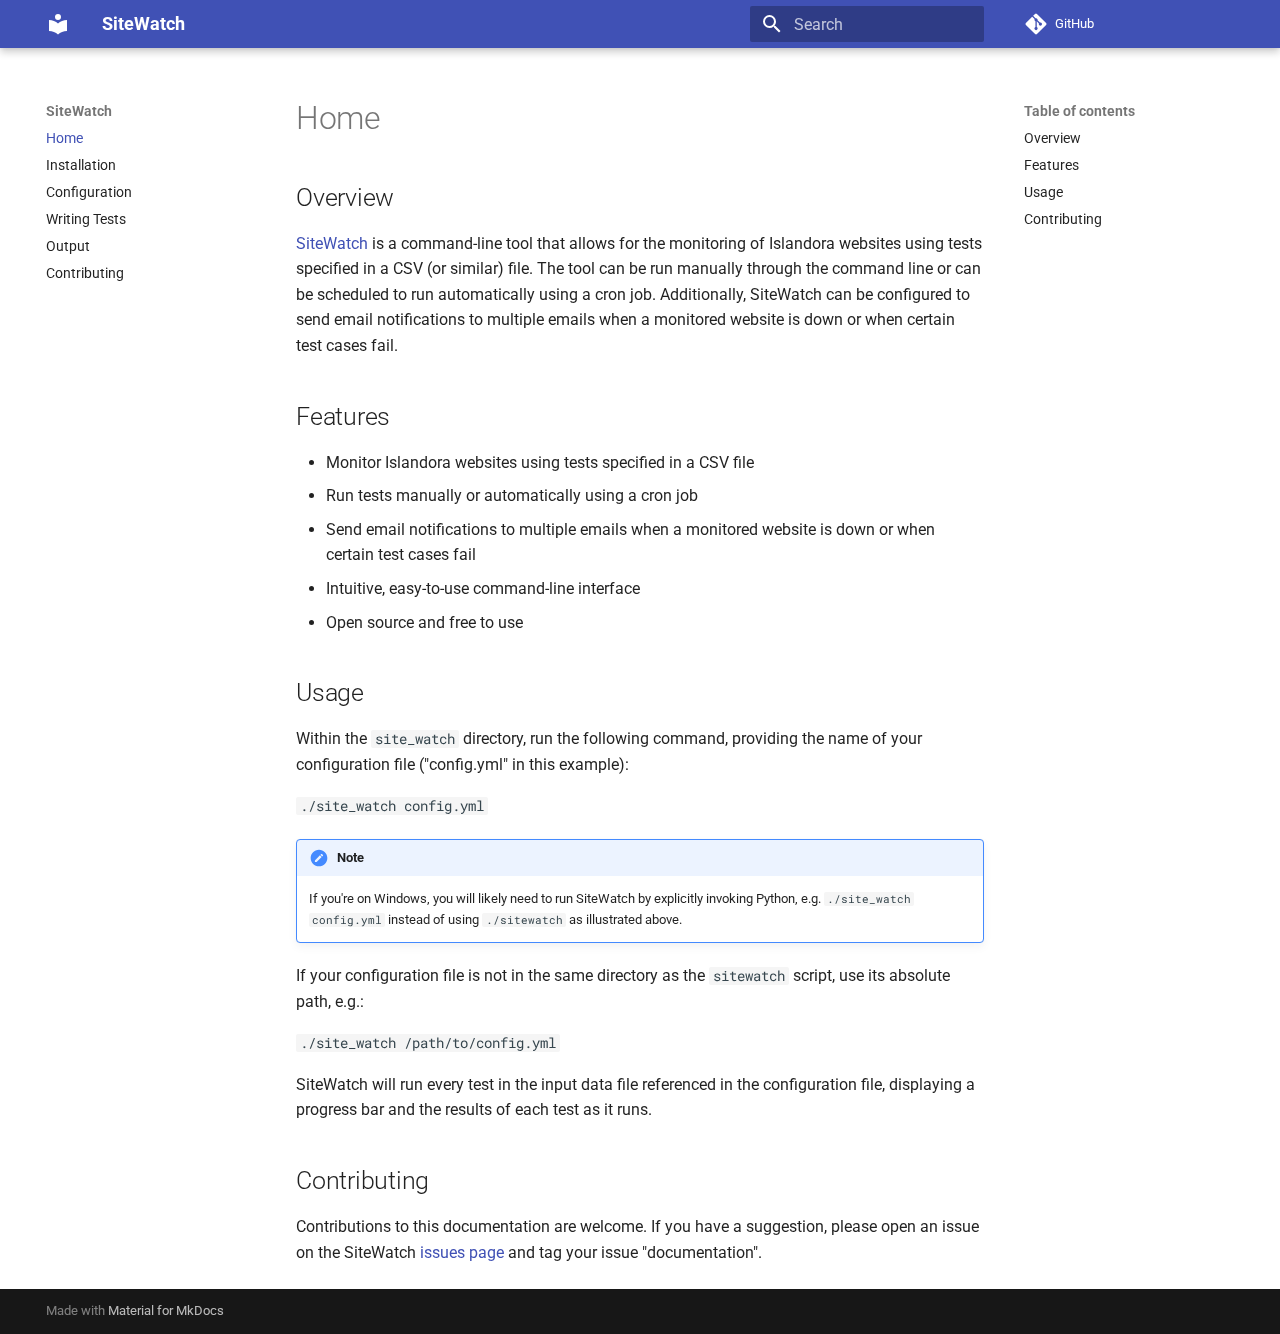
<file: index.html>
<!doctype html>
<html lang="en" class="no-js">
  <head>
    
      <meta charset="utf-8">
      <meta name="viewport" content="width=device-width,initial-scale=1">
      
        <meta name="description" content="Documentation for SiteWatch">
      
      
      
      
      
        <link rel="next" href="installation/">
      
      <link rel="icon" href="assets/images/favicon.png">
      <meta name="generator" content="mkdocs-1.5.1, mkdocs-material-9.1.21">
    
    
      
        <title>SiteWatch</title>
      
    
    
      <link rel="stylesheet" href="assets/stylesheets/main.eebd395e.min.css">
      
      

    
    
    
      
        
        
        <link rel="preconnect" href="https://fonts.gstatic.com" crossorigin>
        <link rel="stylesheet" href="https://fonts.googleapis.com/css?family=Roboto:300,300i,400,400i,700,700i%7CRoboto+Mono:400,400i,700,700i&display=fallback">
        <style>:root{--md-text-font:"Roboto";--md-code-font:"Roboto Mono"}</style>
      
    
    
      <link rel="stylesheet" href="css/extra.css">
    
    <script>__md_scope=new URL(".",location),__md_hash=e=>[...e].reduce((e,_)=>(e<<5)-e+_.charCodeAt(0),0),__md_get=(e,_=localStorage,t=__md_scope)=>JSON.parse(_.getItem(t.pathname+"."+e)),__md_set=(e,_,t=localStorage,a=__md_scope)=>{try{t.setItem(a.pathname+"."+e,JSON.stringify(_))}catch(e){}}</script>
    
      

    
    
    
  </head>
  
  
    <body dir="ltr">
  
    
    
      <script>var palette=__md_get("__palette");if(palette&&"object"==typeof palette.color)for(var key of Object.keys(palette.color))document.body.setAttribute("data-md-color-"+key,palette.color[key])</script>
    
    <input class="md-toggle" data-md-toggle="drawer" type="checkbox" id="__drawer" autocomplete="off">
    <input class="md-toggle" data-md-toggle="search" type="checkbox" id="__search" autocomplete="off">
    <label class="md-overlay" for="__drawer"></label>
    <div data-md-component="skip">
      
        
        <a href="#overview" class="md-skip">
          Skip to content
        </a>
      
    </div>
    <div data-md-component="announce">
      
    </div>
    
    
      

  

<header class="md-header md-header--shadow" data-md-component="header">
  <nav class="md-header__inner md-grid" aria-label="Header">
    <a href="." title="SiteWatch" class="md-header__button md-logo" aria-label="SiteWatch" data-md-component="logo">
      
  
  <svg xmlns="http://www.w3.org/2000/svg" viewBox="0 0 24 24"><path d="M12 8a3 3 0 0 0 3-3 3 3 0 0 0-3-3 3 3 0 0 0-3 3 3 3 0 0 0 3 3m0 3.54C9.64 9.35 6.5 8 3 8v11c3.5 0 6.64 1.35 9 3.54 2.36-2.19 5.5-3.54 9-3.54V8c-3.5 0-6.64 1.35-9 3.54Z"/></svg>

    </a>
    <label class="md-header__button md-icon" for="__drawer">
      <svg xmlns="http://www.w3.org/2000/svg" viewBox="0 0 24 24"><path d="M3 6h18v2H3V6m0 5h18v2H3v-2m0 5h18v2H3v-2Z"/></svg>
    </label>
    <div class="md-header__title" data-md-component="header-title">
      <div class="md-header__ellipsis">
        <div class="md-header__topic">
          <span class="md-ellipsis">
            SiteWatch
          </span>
        </div>
        <div class="md-header__topic" data-md-component="header-topic">
          <span class="md-ellipsis">
            
              Home
            
          </span>
        </div>
      </div>
    </div>
    
    
    
      <label class="md-header__button md-icon" for="__search">
        <svg xmlns="http://www.w3.org/2000/svg" viewBox="0 0 24 24"><path d="M9.5 3A6.5 6.5 0 0 1 16 9.5c0 1.61-.59 3.09-1.56 4.23l.27.27h.79l5 5-1.5 1.5-5-5v-.79l-.27-.27A6.516 6.516 0 0 1 9.5 16 6.5 6.5 0 0 1 3 9.5 6.5 6.5 0 0 1 9.5 3m0 2C7 5 5 7 5 9.5S7 14 9.5 14 14 12 14 9.5 12 5 9.5 5Z"/></svg>
      </label>
      <div class="md-search" data-md-component="search" role="dialog">
  <label class="md-search__overlay" for="__search"></label>
  <div class="md-search__inner" role="search">
    <form class="md-search__form" name="search">
      <input type="text" class="md-search__input" name="query" aria-label="Search" placeholder="Search" autocapitalize="off" autocorrect="off" autocomplete="off" spellcheck="false" data-md-component="search-query" required>
      <label class="md-search__icon md-icon" for="__search">
        <svg xmlns="http://www.w3.org/2000/svg" viewBox="0 0 24 24"><path d="M9.5 3A6.5 6.5 0 0 1 16 9.5c0 1.61-.59 3.09-1.56 4.23l.27.27h.79l5 5-1.5 1.5-5-5v-.79l-.27-.27A6.516 6.516 0 0 1 9.5 16 6.5 6.5 0 0 1 3 9.5 6.5 6.5 0 0 1 9.5 3m0 2C7 5 5 7 5 9.5S7 14 9.5 14 14 12 14 9.5 12 5 9.5 5Z"/></svg>
        <svg xmlns="http://www.w3.org/2000/svg" viewBox="0 0 24 24"><path d="M20 11v2H8l5.5 5.5-1.42 1.42L4.16 12l7.92-7.92L13.5 5.5 8 11h12Z"/></svg>
      </label>
      <nav class="md-search__options" aria-label="Search">
        
        <button type="reset" class="md-search__icon md-icon" title="Clear" aria-label="Clear" tabindex="-1">
          <svg xmlns="http://www.w3.org/2000/svg" viewBox="0 0 24 24"><path d="M19 6.41 17.59 5 12 10.59 6.41 5 5 6.41 10.59 12 5 17.59 6.41 19 12 13.41 17.59 19 19 17.59 13.41 12 19 6.41Z"/></svg>
        </button>
      </nav>
      
    </form>
    <div class="md-search__output">
      <div class="md-search__scrollwrap" data-md-scrollfix>
        <div class="md-search-result" data-md-component="search-result">
          <div class="md-search-result__meta">
            Initializing search
          </div>
          <ol class="md-search-result__list" role="presentation"></ol>
        </div>
      </div>
    </div>
  </div>
</div>
    
    
      <div class="md-header__source">
        <a href="https://github.com/digitalutsc/site_watch/tree/gh-pages" title="Go to repository" class="md-source" data-md-component="source">
  <div class="md-source__icon md-icon">
    
    <svg xmlns="http://www.w3.org/2000/svg" viewBox="0 0 448 512"><!--! Font Awesome Free 6.4.0 by @fontawesome - https://fontawesome.com License - https://fontawesome.com/license/free (Icons: CC BY 4.0, Fonts: SIL OFL 1.1, Code: MIT License) Copyright 2023 Fonticons, Inc.--><path d="M439.55 236.05 244 40.45a28.87 28.87 0 0 0-40.81 0l-40.66 40.63 51.52 51.52c27.06-9.14 52.68 16.77 43.39 43.68l49.66 49.66c34.23-11.8 61.18 31 35.47 56.69-26.49 26.49-70.21-2.87-56-37.34L240.22 199v121.85c25.3 12.54 22.26 41.85 9.08 55a34.34 34.34 0 0 1-48.55 0c-17.57-17.6-11.07-46.91 11.25-56v-123c-20.8-8.51-24.6-30.74-18.64-45L142.57 101 8.45 235.14a28.86 28.86 0 0 0 0 40.81l195.61 195.6a28.86 28.86 0 0 0 40.8 0l194.69-194.69a28.86 28.86 0 0 0 0-40.81z"/></svg>
  </div>
  <div class="md-source__repository">
    GitHub
  </div>
</a>
      </div>
    
  </nav>
  
</header>
    
    <div class="md-container" data-md-component="container">
      
      
        
          
        
      
      <main class="md-main" data-md-component="main">
        <div class="md-main__inner md-grid">
          
            
              
              <div class="md-sidebar md-sidebar--primary" data-md-component="sidebar" data-md-type="navigation" >
                <div class="md-sidebar__scrollwrap">
                  <div class="md-sidebar__inner">
                    


<nav class="md-nav md-nav--primary" aria-label="Navigation" data-md-level="0">
  <label class="md-nav__title" for="__drawer">
    <a href="." title="SiteWatch" class="md-nav__button md-logo" aria-label="SiteWatch" data-md-component="logo">
      
  
  <svg xmlns="http://www.w3.org/2000/svg" viewBox="0 0 24 24"><path d="M12 8a3 3 0 0 0 3-3 3 3 0 0 0-3-3 3 3 0 0 0-3 3 3 3 0 0 0 3 3m0 3.54C9.64 9.35 6.5 8 3 8v11c3.5 0 6.64 1.35 9 3.54 2.36-2.19 5.5-3.54 9-3.54V8c-3.5 0-6.64 1.35-9 3.54Z"/></svg>

    </a>
    SiteWatch
  </label>
  
    <div class="md-nav__source">
      <a href="https://github.com/digitalutsc/site_watch/tree/gh-pages" title="Go to repository" class="md-source" data-md-component="source">
  <div class="md-source__icon md-icon">
    
    <svg xmlns="http://www.w3.org/2000/svg" viewBox="0 0 448 512"><!--! Font Awesome Free 6.4.0 by @fontawesome - https://fontawesome.com License - https://fontawesome.com/license/free (Icons: CC BY 4.0, Fonts: SIL OFL 1.1, Code: MIT License) Copyright 2023 Fonticons, Inc.--><path d="M439.55 236.05 244 40.45a28.87 28.87 0 0 0-40.81 0l-40.66 40.63 51.52 51.52c27.06-9.14 52.68 16.77 43.39 43.68l49.66 49.66c34.23-11.8 61.18 31 35.47 56.69-26.49 26.49-70.21-2.87-56-37.34L240.22 199v121.85c25.3 12.54 22.26 41.85 9.08 55a34.34 34.34 0 0 1-48.55 0c-17.57-17.6-11.07-46.91 11.25-56v-123c-20.8-8.51-24.6-30.74-18.64-45L142.57 101 8.45 235.14a28.86 28.86 0 0 0 0 40.81l195.61 195.6a28.86 28.86 0 0 0 40.8 0l194.69-194.69a28.86 28.86 0 0 0 0-40.81z"/></svg>
  </div>
  <div class="md-source__repository">
    GitHub
  </div>
</a>
    </div>
  
  <ul class="md-nav__list" data-md-scrollfix>
    
      
      
      

  
  
    
  
  
    <li class="md-nav__item md-nav__item--active">
      
      <input class="md-nav__toggle md-toggle" type="checkbox" id="__toc">
      
      
      
        <label class="md-nav__link md-nav__link--active" for="__toc">
          Home
          <span class="md-nav__icon md-icon"></span>
        </label>
      
      <a href="." class="md-nav__link md-nav__link--active">
        Home
      </a>
      
        

<nav class="md-nav md-nav--secondary" aria-label="Table of contents">
  
  
  
  
    <label class="md-nav__title" for="__toc">
      <span class="md-nav__icon md-icon"></span>
      Table of contents
    </label>
    <ul class="md-nav__list" data-md-component="toc" data-md-scrollfix>
      
        <li class="md-nav__item">
  <a href="#overview" class="md-nav__link">
    Overview
  </a>
  
</li>
      
        <li class="md-nav__item">
  <a href="#features" class="md-nav__link">
    Features
  </a>
  
</li>
      
        <li class="md-nav__item">
  <a href="#usage" class="md-nav__link">
    Usage
  </a>
  
</li>
      
        <li class="md-nav__item">
  <a href="#contributing" class="md-nav__link">
    Contributing
  </a>
  
</li>
      
    </ul>
  
</nav>
      
    </li>
  

    
      
      
      

  
  
  
    <li class="md-nav__item">
      <a href="installation/" class="md-nav__link">
        Installation
      </a>
    </li>
  

    
      
      
      

  
  
  
    <li class="md-nav__item">
      <a href="configuration/" class="md-nav__link">
        Configuration
      </a>
    </li>
  

    
      
      
      

  
  
  
    <li class="md-nav__item">
      <a href="writing-test-data/" class="md-nav__link">
        Writing Tests
      </a>
    </li>
  

    
      
      
      

  
  
  
    <li class="md-nav__item">
      <a href="output/" class="md-nav__link">
        Output
      </a>
    </li>
  

    
      
      
      

  
  
  
    <li class="md-nav__item">
      <a href="contributing/" class="md-nav__link">
        Contributing
      </a>
    </li>
  

    
  </ul>
</nav>
                  </div>
                </div>
              </div>
            
            
              
              <div class="md-sidebar md-sidebar--secondary" data-md-component="sidebar" data-md-type="toc" >
                <div class="md-sidebar__scrollwrap">
                  <div class="md-sidebar__inner">
                    

<nav class="md-nav md-nav--secondary" aria-label="Table of contents">
  
  
  
  
    <label class="md-nav__title" for="__toc">
      <span class="md-nav__icon md-icon"></span>
      Table of contents
    </label>
    <ul class="md-nav__list" data-md-component="toc" data-md-scrollfix>
      
        <li class="md-nav__item">
  <a href="#overview" class="md-nav__link">
    Overview
  </a>
  
</li>
      
        <li class="md-nav__item">
  <a href="#features" class="md-nav__link">
    Features
  </a>
  
</li>
      
        <li class="md-nav__item">
  <a href="#usage" class="md-nav__link">
    Usage
  </a>
  
</li>
      
        <li class="md-nav__item">
  <a href="#contributing" class="md-nav__link">
    Contributing
  </a>
  
</li>
      
    </ul>
  
</nav>
                  </div>
                </div>
              </div>
            
          
          
            <div class="md-content" data-md-component="content">
              <article class="md-content__inner md-typeset">
                
                  

  
  


  <h1>Home</h1>

<h2 id="overview">Overview<a class="headerlink" href="#overview" title="Permanent link">&para;</a></h2>
<p><a href="https://github.com/digitalutsc/site_watch">SiteWatch</a> is a command-line tool that allows for the monitoring of Islandora websites using tests specified in a CSV (or similar) file. The tool can be run manually through the command line or can be scheduled to run automatically using a cron job. Additionally, SiteWatch can be configured to send email notifications to multiple emails when a monitored website is down or when certain test cases fail. </p>
<h2 id="features">Features<a class="headerlink" href="#features" title="Permanent link">&para;</a></h2>
<ul>
<li>Monitor Islandora websites using tests specified in a CSV file</li>
<li>Run tests manually or automatically using a cron job</li>
<li>Send email notifications to multiple emails when a monitored website is down or when certain test cases fail</li>
<li>Intuitive, easy-to-use command-line interface</li>
<li>Open source and free to use</li>
</ul>
<h2 id="usage">Usage<a class="headerlink" href="#usage" title="Permanent link">&para;</a></h2>
<p>Within the <code>site_watch</code> directory, run the following command, providing the name of your configuration file ("config.yml" in this example):</p>
<p><code>./site_watch config.yml</code></p>
<div class="admonition note">
<p class="admonition-title">Note</p>
<p>If you're on Windows, you will likely need to run SiteWatch by explicitly invoking Python, e.g. <code>./site_watch config.yml</code> instead of using <code>./sitewatch</code> as illustrated above.</p>
</div>
<p>If your configuration file is not in the same directory as the <code>sitewatch</code> script, use its absolute path, e.g.:</p>
<p><code>./site_watch /path/to/config.yml</code></p>
<p>SiteWatch will run every test in the input data file referenced in the configuration file, displaying a progress bar and the results of each test as it runs.</p>
<h2 id="contributing">Contributing<a class="headerlink" href="#contributing" title="Permanent link">&para;</a></h2>
<p>Contributions to this documentation are welcome. If you have a suggestion, please open an issue on the SiteWatch <a href="https://github.com/digitalutsc/site_watch/issues">issues page</a> and tag your issue "documentation".</p>





                
              </article>
            </div>
          
          
        </div>
        
      </main>
      
        <footer class="md-footer">
  
  <div class="md-footer-meta md-typeset">
    <div class="md-footer-meta__inner md-grid">
      <div class="md-copyright">
  
  
    Made with
    <a href="https://squidfunk.github.io/mkdocs-material/" target="_blank" rel="noopener">
      Material for MkDocs
    </a>
  
</div>
      
    </div>
  </div>
</footer>
      
    </div>
    <div class="md-dialog" data-md-component="dialog">
      <div class="md-dialog__inner md-typeset"></div>
    </div>
    
    <script id="__config" type="application/json">{"base": ".", "features": ["content.code.copy", "content.code.select", "content.code.annotate", "content.code.annotate", "meta.author"], "search": "assets/javascripts/workers/search.74e28a9f.min.js", "translations": {"clipboard.copied": "Copied to clipboard", "clipboard.copy": "Copy to clipboard", "search.result.more.one": "1 more on this page", "search.result.more.other": "# more on this page", "search.result.none": "No matching documents", "search.result.one": "1 matching document", "search.result.other": "# matching documents", "search.result.placeholder": "Type to start searching", "search.result.term.missing": "Missing", "select.version": "Select version"}}</script>
    
    
      <script src="assets/javascripts/bundle.220ee61c.min.js"></script>
      
    
  </body>
</html>
</file>
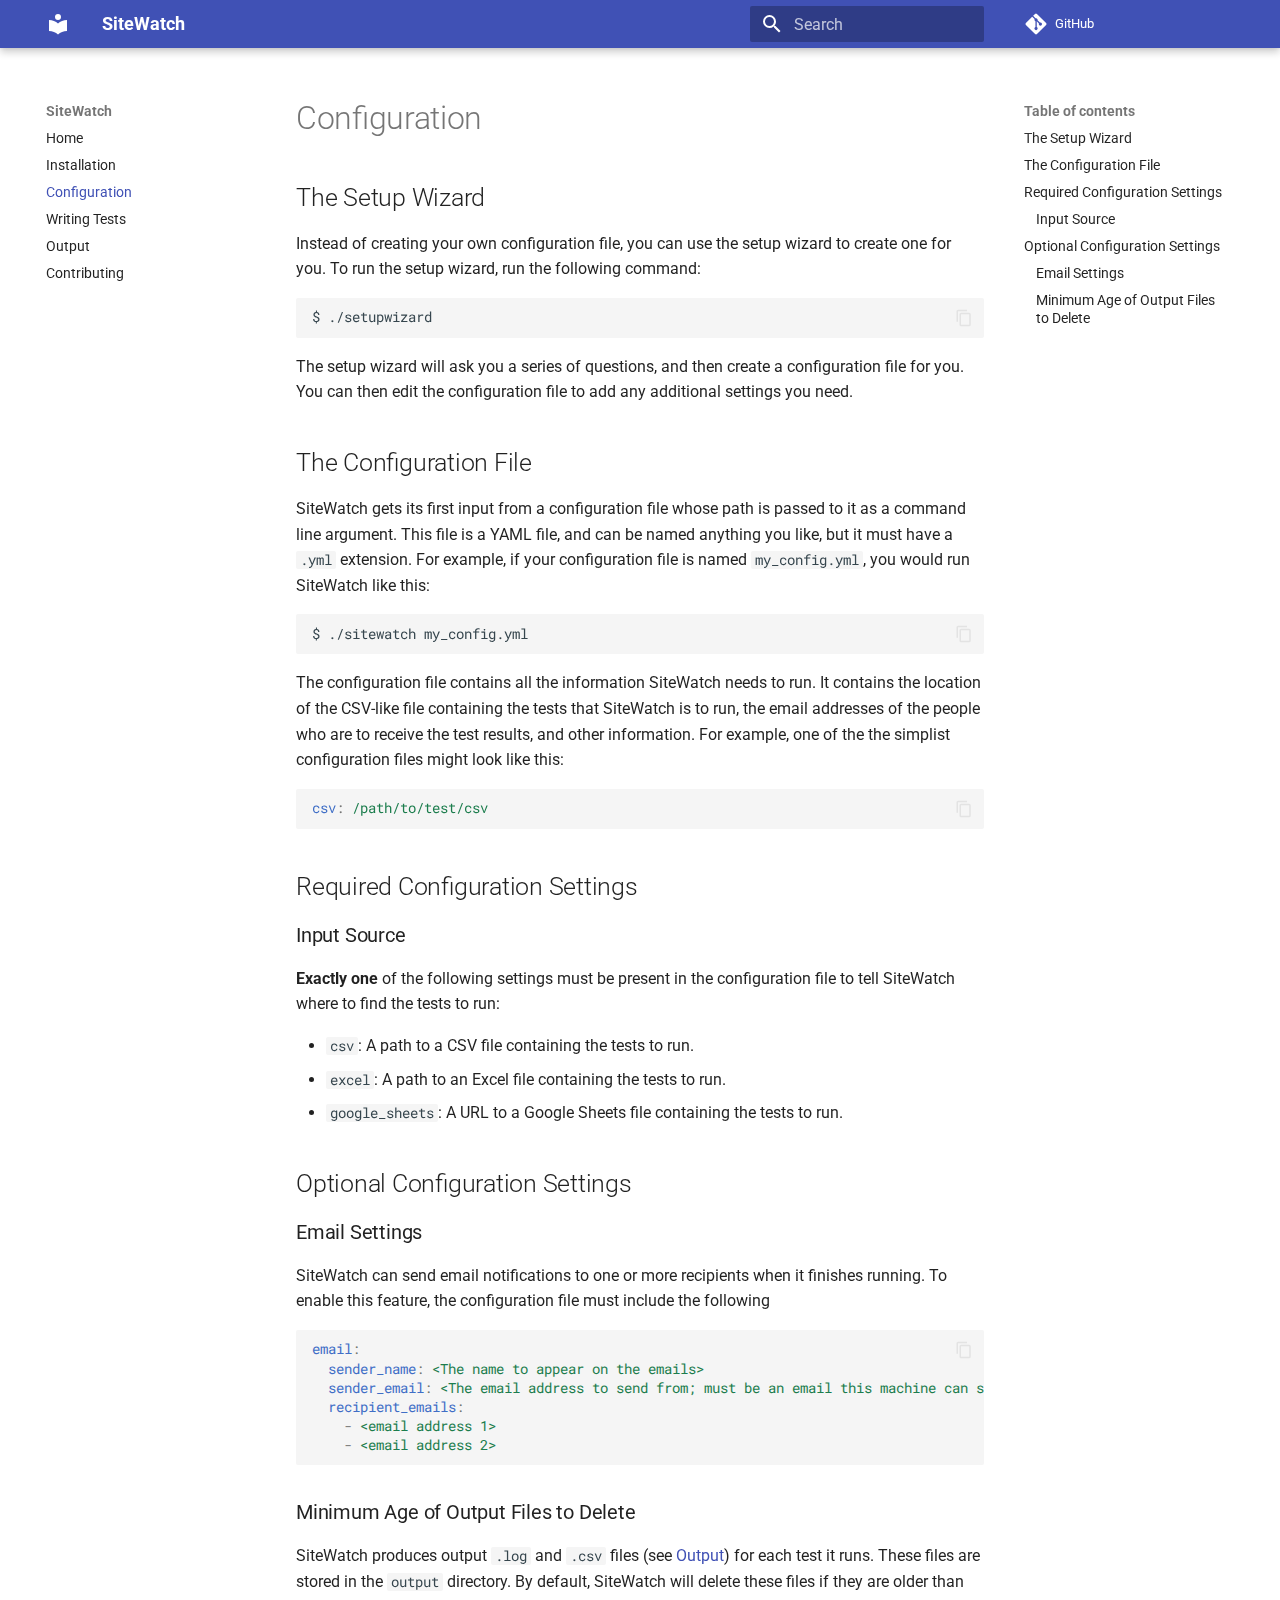
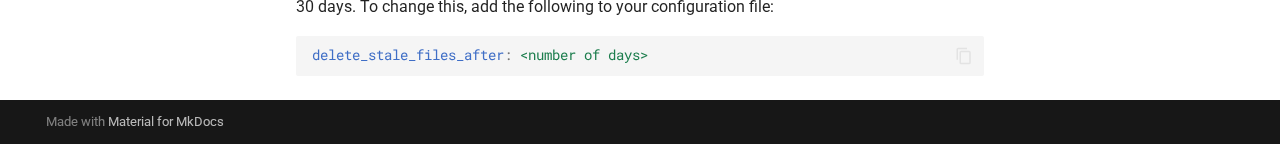
<file: configuration/index.html>
<!doctype html>
<html lang="en" class="no-js">
  <head>
    
      <meta charset="utf-8">
      <meta name="viewport" content="width=device-width,initial-scale=1">
      
        <meta name="description" content="Documentation for SiteWatch">
      
      
      
      
        <link rel="prev" href="../installation/">
      
      
        <link rel="next" href="../writing-test-data/">
      
      <link rel="icon" href="../assets/images/favicon.png">
      <meta name="generator" content="mkdocs-1.5.1, mkdocs-material-9.1.21">
    
    
      
        <title>Configuration - SiteWatch</title>
      
    
    
      <link rel="stylesheet" href="../assets/stylesheets/main.eebd395e.min.css">
      
      

    
    
    
      
        
        
        <link rel="preconnect" href="https://fonts.gstatic.com" crossorigin>
        <link rel="stylesheet" href="https://fonts.googleapis.com/css?family=Roboto:300,300i,400,400i,700,700i%7CRoboto+Mono:400,400i,700,700i&display=fallback">
        <style>:root{--md-text-font:"Roboto";--md-code-font:"Roboto Mono"}</style>
      
    
    
      <link rel="stylesheet" href="../css/extra.css">
    
    <script>__md_scope=new URL("..",location),__md_hash=e=>[...e].reduce((e,_)=>(e<<5)-e+_.charCodeAt(0),0),__md_get=(e,_=localStorage,t=__md_scope)=>JSON.parse(_.getItem(t.pathname+"."+e)),__md_set=(e,_,t=localStorage,a=__md_scope)=>{try{t.setItem(a.pathname+"."+e,JSON.stringify(_))}catch(e){}}</script>
    
      

    
    
    
  </head>
  
  
    <body dir="ltr">
  
    
    
      <script>var palette=__md_get("__palette");if(palette&&"object"==typeof palette.color)for(var key of Object.keys(palette.color))document.body.setAttribute("data-md-color-"+key,palette.color[key])</script>
    
    <input class="md-toggle" data-md-toggle="drawer" type="checkbox" id="__drawer" autocomplete="off">
    <input class="md-toggle" data-md-toggle="search" type="checkbox" id="__search" autocomplete="off">
    <label class="md-overlay" for="__drawer"></label>
    <div data-md-component="skip">
      
        
        <a href="#configuration" class="md-skip">
          Skip to content
        </a>
      
    </div>
    <div data-md-component="announce">
      
    </div>
    
    
      

  

<header class="md-header md-header--shadow" data-md-component="header">
  <nav class="md-header__inner md-grid" aria-label="Header">
    <a href=".." title="SiteWatch" class="md-header__button md-logo" aria-label="SiteWatch" data-md-component="logo">
      
  
  <svg xmlns="http://www.w3.org/2000/svg" viewBox="0 0 24 24"><path d="M12 8a3 3 0 0 0 3-3 3 3 0 0 0-3-3 3 3 0 0 0-3 3 3 3 0 0 0 3 3m0 3.54C9.64 9.35 6.5 8 3 8v11c3.5 0 6.64 1.35 9 3.54 2.36-2.19 5.5-3.54 9-3.54V8c-3.5 0-6.64 1.35-9 3.54Z"/></svg>

    </a>
    <label class="md-header__button md-icon" for="__drawer">
      <svg xmlns="http://www.w3.org/2000/svg" viewBox="0 0 24 24"><path d="M3 6h18v2H3V6m0 5h18v2H3v-2m0 5h18v2H3v-2Z"/></svg>
    </label>
    <div class="md-header__title" data-md-component="header-title">
      <div class="md-header__ellipsis">
        <div class="md-header__topic">
          <span class="md-ellipsis">
            SiteWatch
          </span>
        </div>
        <div class="md-header__topic" data-md-component="header-topic">
          <span class="md-ellipsis">
            
              Configuration
            
          </span>
        </div>
      </div>
    </div>
    
    
    
      <label class="md-header__button md-icon" for="__search">
        <svg xmlns="http://www.w3.org/2000/svg" viewBox="0 0 24 24"><path d="M9.5 3A6.5 6.5 0 0 1 16 9.5c0 1.61-.59 3.09-1.56 4.23l.27.27h.79l5 5-1.5 1.5-5-5v-.79l-.27-.27A6.516 6.516 0 0 1 9.5 16 6.5 6.5 0 0 1 3 9.5 6.5 6.5 0 0 1 9.5 3m0 2C7 5 5 7 5 9.5S7 14 9.5 14 14 12 14 9.5 12 5 9.5 5Z"/></svg>
      </label>
      <div class="md-search" data-md-component="search" role="dialog">
  <label class="md-search__overlay" for="__search"></label>
  <div class="md-search__inner" role="search">
    <form class="md-search__form" name="search">
      <input type="text" class="md-search__input" name="query" aria-label="Search" placeholder="Search" autocapitalize="off" autocorrect="off" autocomplete="off" spellcheck="false" data-md-component="search-query" required>
      <label class="md-search__icon md-icon" for="__search">
        <svg xmlns="http://www.w3.org/2000/svg" viewBox="0 0 24 24"><path d="M9.5 3A6.5 6.5 0 0 1 16 9.5c0 1.61-.59 3.09-1.56 4.23l.27.27h.79l5 5-1.5 1.5-5-5v-.79l-.27-.27A6.516 6.516 0 0 1 9.5 16 6.5 6.5 0 0 1 3 9.5 6.5 6.5 0 0 1 9.5 3m0 2C7 5 5 7 5 9.5S7 14 9.5 14 14 12 14 9.5 12 5 9.5 5Z"/></svg>
        <svg xmlns="http://www.w3.org/2000/svg" viewBox="0 0 24 24"><path d="M20 11v2H8l5.5 5.5-1.42 1.42L4.16 12l7.92-7.92L13.5 5.5 8 11h12Z"/></svg>
      </label>
      <nav class="md-search__options" aria-label="Search">
        
        <button type="reset" class="md-search__icon md-icon" title="Clear" aria-label="Clear" tabindex="-1">
          <svg xmlns="http://www.w3.org/2000/svg" viewBox="0 0 24 24"><path d="M19 6.41 17.59 5 12 10.59 6.41 5 5 6.41 10.59 12 5 17.59 6.41 19 12 13.41 17.59 19 19 17.59 13.41 12 19 6.41Z"/></svg>
        </button>
      </nav>
      
    </form>
    <div class="md-search__output">
      <div class="md-search__scrollwrap" data-md-scrollfix>
        <div class="md-search-result" data-md-component="search-result">
          <div class="md-search-result__meta">
            Initializing search
          </div>
          <ol class="md-search-result__list" role="presentation"></ol>
        </div>
      </div>
    </div>
  </div>
</div>
    
    
      <div class="md-header__source">
        <a href="https://github.com/digitalutsc/site_watch/tree/gh-pages" title="Go to repository" class="md-source" data-md-component="source">
  <div class="md-source__icon md-icon">
    
    <svg xmlns="http://www.w3.org/2000/svg" viewBox="0 0 448 512"><!--! Font Awesome Free 6.4.0 by @fontawesome - https://fontawesome.com License - https://fontawesome.com/license/free (Icons: CC BY 4.0, Fonts: SIL OFL 1.1, Code: MIT License) Copyright 2023 Fonticons, Inc.--><path d="M439.55 236.05 244 40.45a28.87 28.87 0 0 0-40.81 0l-40.66 40.63 51.52 51.52c27.06-9.14 52.68 16.77 43.39 43.68l49.66 49.66c34.23-11.8 61.18 31 35.47 56.69-26.49 26.49-70.21-2.87-56-37.34L240.22 199v121.85c25.3 12.54 22.26 41.85 9.08 55a34.34 34.34 0 0 1-48.55 0c-17.57-17.6-11.07-46.91 11.25-56v-123c-20.8-8.51-24.6-30.74-18.64-45L142.57 101 8.45 235.14a28.86 28.86 0 0 0 0 40.81l195.61 195.6a28.86 28.86 0 0 0 40.8 0l194.69-194.69a28.86 28.86 0 0 0 0-40.81z"/></svg>
  </div>
  <div class="md-source__repository">
    GitHub
  </div>
</a>
      </div>
    
  </nav>
  
</header>
    
    <div class="md-container" data-md-component="container">
      
      
        
          
        
      
      <main class="md-main" data-md-component="main">
        <div class="md-main__inner md-grid">
          
            
              
              <div class="md-sidebar md-sidebar--primary" data-md-component="sidebar" data-md-type="navigation" >
                <div class="md-sidebar__scrollwrap">
                  <div class="md-sidebar__inner">
                    


<nav class="md-nav md-nav--primary" aria-label="Navigation" data-md-level="0">
  <label class="md-nav__title" for="__drawer">
    <a href=".." title="SiteWatch" class="md-nav__button md-logo" aria-label="SiteWatch" data-md-component="logo">
      
  
  <svg xmlns="http://www.w3.org/2000/svg" viewBox="0 0 24 24"><path d="M12 8a3 3 0 0 0 3-3 3 3 0 0 0-3-3 3 3 0 0 0-3 3 3 3 0 0 0 3 3m0 3.54C9.64 9.35 6.5 8 3 8v11c3.5 0 6.64 1.35 9 3.54 2.36-2.19 5.5-3.54 9-3.54V8c-3.5 0-6.64 1.35-9 3.54Z"/></svg>

    </a>
    SiteWatch
  </label>
  
    <div class="md-nav__source">
      <a href="https://github.com/digitalutsc/site_watch/tree/gh-pages" title="Go to repository" class="md-source" data-md-component="source">
  <div class="md-source__icon md-icon">
    
    <svg xmlns="http://www.w3.org/2000/svg" viewBox="0 0 448 512"><!--! Font Awesome Free 6.4.0 by @fontawesome - https://fontawesome.com License - https://fontawesome.com/license/free (Icons: CC BY 4.0, Fonts: SIL OFL 1.1, Code: MIT License) Copyright 2023 Fonticons, Inc.--><path d="M439.55 236.05 244 40.45a28.87 28.87 0 0 0-40.81 0l-40.66 40.63 51.52 51.52c27.06-9.14 52.68 16.77 43.39 43.68l49.66 49.66c34.23-11.8 61.18 31 35.47 56.69-26.49 26.49-70.21-2.87-56-37.34L240.22 199v121.85c25.3 12.54 22.26 41.85 9.08 55a34.34 34.34 0 0 1-48.55 0c-17.57-17.6-11.07-46.91 11.25-56v-123c-20.8-8.51-24.6-30.74-18.64-45L142.57 101 8.45 235.14a28.86 28.86 0 0 0 0 40.81l195.61 195.6a28.86 28.86 0 0 0 40.8 0l194.69-194.69a28.86 28.86 0 0 0 0-40.81z"/></svg>
  </div>
  <div class="md-source__repository">
    GitHub
  </div>
</a>
    </div>
  
  <ul class="md-nav__list" data-md-scrollfix>
    
      
      
      

  
  
  
    <li class="md-nav__item">
      <a href=".." class="md-nav__link">
        Home
      </a>
    </li>
  

    
      
      
      

  
  
  
    <li class="md-nav__item">
      <a href="../installation/" class="md-nav__link">
        Installation
      </a>
    </li>
  

    
      
      
      

  
  
    
  
  
    <li class="md-nav__item md-nav__item--active">
      
      <input class="md-nav__toggle md-toggle" type="checkbox" id="__toc">
      
      
        
      
      
        <label class="md-nav__link md-nav__link--active" for="__toc">
          Configuration
          <span class="md-nav__icon md-icon"></span>
        </label>
      
      <a href="./" class="md-nav__link md-nav__link--active">
        Configuration
      </a>
      
        

<nav class="md-nav md-nav--secondary" aria-label="Table of contents">
  
  
  
    
  
  
    <label class="md-nav__title" for="__toc">
      <span class="md-nav__icon md-icon"></span>
      Table of contents
    </label>
    <ul class="md-nav__list" data-md-component="toc" data-md-scrollfix>
      
        <li class="md-nav__item">
  <a href="#the-setup-wizard" class="md-nav__link">
    The Setup Wizard
  </a>
  
</li>
      
        <li class="md-nav__item">
  <a href="#the-configuration-file" class="md-nav__link">
    The Configuration File
  </a>
  
</li>
      
        <li class="md-nav__item">
  <a href="#required-configuration-settings" class="md-nav__link">
    Required Configuration Settings
  </a>
  
    <nav class="md-nav" aria-label="Required Configuration Settings">
      <ul class="md-nav__list">
        
          <li class="md-nav__item">
  <a href="#input-source" class="md-nav__link">
    Input Source
  </a>
  
</li>
        
      </ul>
    </nav>
  
</li>
      
        <li class="md-nav__item">
  <a href="#optional-configuration-settings" class="md-nav__link">
    Optional Configuration Settings
  </a>
  
    <nav class="md-nav" aria-label="Optional Configuration Settings">
      <ul class="md-nav__list">
        
          <li class="md-nav__item">
  <a href="#email-settings" class="md-nav__link">
    Email Settings
  </a>
  
</li>
        
          <li class="md-nav__item">
  <a href="#minimum-age-of-output-files-to-delete" class="md-nav__link">
    Minimum Age of Output Files to Delete
  </a>
  
</li>
        
      </ul>
    </nav>
  
</li>
      
    </ul>
  
</nav>
      
    </li>
  

    
      
      
      

  
  
  
    <li class="md-nav__item">
      <a href="../writing-test-data/" class="md-nav__link">
        Writing Tests
      </a>
    </li>
  

    
      
      
      

  
  
  
    <li class="md-nav__item">
      <a href="../output/" class="md-nav__link">
        Output
      </a>
    </li>
  

    
      
      
      

  
  
  
    <li class="md-nav__item">
      <a href="../contributing/" class="md-nav__link">
        Contributing
      </a>
    </li>
  

    
  </ul>
</nav>
                  </div>
                </div>
              </div>
            
            
              
              <div class="md-sidebar md-sidebar--secondary" data-md-component="sidebar" data-md-type="toc" >
                <div class="md-sidebar__scrollwrap">
                  <div class="md-sidebar__inner">
                    

<nav class="md-nav md-nav--secondary" aria-label="Table of contents">
  
  
  
    
  
  
    <label class="md-nav__title" for="__toc">
      <span class="md-nav__icon md-icon"></span>
      Table of contents
    </label>
    <ul class="md-nav__list" data-md-component="toc" data-md-scrollfix>
      
        <li class="md-nav__item">
  <a href="#the-setup-wizard" class="md-nav__link">
    The Setup Wizard
  </a>
  
</li>
      
        <li class="md-nav__item">
  <a href="#the-configuration-file" class="md-nav__link">
    The Configuration File
  </a>
  
</li>
      
        <li class="md-nav__item">
  <a href="#required-configuration-settings" class="md-nav__link">
    Required Configuration Settings
  </a>
  
    <nav class="md-nav" aria-label="Required Configuration Settings">
      <ul class="md-nav__list">
        
          <li class="md-nav__item">
  <a href="#input-source" class="md-nav__link">
    Input Source
  </a>
  
</li>
        
      </ul>
    </nav>
  
</li>
      
        <li class="md-nav__item">
  <a href="#optional-configuration-settings" class="md-nav__link">
    Optional Configuration Settings
  </a>
  
    <nav class="md-nav" aria-label="Optional Configuration Settings">
      <ul class="md-nav__list">
        
          <li class="md-nav__item">
  <a href="#email-settings" class="md-nav__link">
    Email Settings
  </a>
  
</li>
        
          <li class="md-nav__item">
  <a href="#minimum-age-of-output-files-to-delete" class="md-nav__link">
    Minimum Age of Output Files to Delete
  </a>
  
</li>
        
      </ul>
    </nav>
  
</li>
      
    </ul>
  
</nav>
                  </div>
                </div>
              </div>
            
          
          
            <div class="md-content" data-md-component="content">
              <article class="md-content__inner md-typeset">
                
                  

  
  


<h1 id="configuration">Configuration<a class="headerlink" href="#configuration" title="Permanent link">&para;</a></h1>
<h2 id="the-setup-wizard">The Setup Wizard<a class="headerlink" href="#the-setup-wizard" title="Permanent link">&para;</a></h2>
<p>Instead of creating your own configuration file, you can use the setup wizard to create one for you. To run the setup wizard, run the following command:
<div class="language-bash highlight"><pre><span></span><code><span id="__span-0-1"><a id="__codelineno-0-1" name="__codelineno-0-1" href="#__codelineno-0-1"></a>$<span class="w"> </span>./setupwizard
</span></code></pre></div>
The setup wizard will ask you a series of questions, and then create a configuration file for you. You can then edit the configuration file to add any additional settings you need.</p>
<h2 id="the-configuration-file">The Configuration File<a class="headerlink" href="#the-configuration-file" title="Permanent link">&para;</a></h2>
<p>SiteWatch gets its first input from a configuration file whose path is passed to it as a command line argument. This file is a YAML file, and can be named anything you like, but it must have a <code>.yml</code> extension. For example, if your configuration file is named <code>my_config.yml</code>, you would run SiteWatch like this:
<div class="language-bash highlight"><pre><span></span><code><span id="__span-1-1"><a id="__codelineno-1-1" name="__codelineno-1-1" href="#__codelineno-1-1"></a>$<span class="w"> </span>./sitewatch<span class="w"> </span>my_config.yml
</span></code></pre></div>
The configuration file contains all the information SiteWatch needs to run. It contains the location of the CSV-like file containing the tests that SiteWatch is to run, the email addresses of the people who are to receive the test results, and other information. For example, one of the the simplist configuration files might look like this:
<div class="language-yaml highlight"><pre><span></span><code><span id="__span-2-1"><a id="__codelineno-2-1" name="__codelineno-2-1" href="#__codelineno-2-1"></a><span class="nt">csv</span><span class="p">:</span><span class="w"> </span><span class="l l-Scalar l-Scalar-Plain">/path/to/test/csv</span>
</span></code></pre></div></p>
<h2 id="required-configuration-settings">Required Configuration Settings<a class="headerlink" href="#required-configuration-settings" title="Permanent link">&para;</a></h2>
<h3 id="input-source">Input Source<a class="headerlink" href="#input-source" title="Permanent link">&para;</a></h3>
<p><strong>Exactly one</strong> of the following settings must be present in the configuration file to tell SiteWatch where to find the tests to run:</p>
<ul>
<li><code>csv</code>: A path to a CSV file containing the tests to run.</li>
<li><code>excel</code>: A path to an Excel file containing the tests to run.</li>
<li><code>google_sheets</code>: A URL to a Google Sheets file containing the tests to run.</li>
</ul>
<h2 id="optional-configuration-settings">Optional Configuration Settings<a class="headerlink" href="#optional-configuration-settings" title="Permanent link">&para;</a></h2>
<h3 id="email-settings">Email Settings<a class="headerlink" href="#email-settings" title="Permanent link">&para;</a></h3>
<p>SiteWatch can send email notifications to one or more recipients when it finishes running. To enable this feature, the configuration file must include the following
<div class="language-yaml highlight"><pre><span></span><code><span id="__span-3-1"><a id="__codelineno-3-1" name="__codelineno-3-1" href="#__codelineno-3-1"></a><span class="nt">email</span><span class="p">:</span>
</span><span id="__span-3-2"><a id="__codelineno-3-2" name="__codelineno-3-2" href="#__codelineno-3-2"></a><span class="w">  </span><span class="nt">sender_name</span><span class="p">:</span><span class="w"> </span><span class="l l-Scalar l-Scalar-Plain">&lt;The name to appear on the emails&gt;</span>
</span><span id="__span-3-3"><a id="__codelineno-3-3" name="__codelineno-3-3" href="#__codelineno-3-3"></a><span class="w">  </span><span class="nt">sender_email</span><span class="p">:</span><span class="w"> </span><span class="l l-Scalar l-Scalar-Plain">&lt;The email address to send from; must be an email this machine can send from&gt;</span>
</span><span id="__span-3-4"><a id="__codelineno-3-4" name="__codelineno-3-4" href="#__codelineno-3-4"></a><span class="w">  </span><span class="nt">recipient_emails</span><span class="p">:</span><span class="w"> </span>
</span><span id="__span-3-5"><a id="__codelineno-3-5" name="__codelineno-3-5" href="#__codelineno-3-5"></a><span class="w">    </span><span class="p p-Indicator">-</span><span class="w"> </span><span class="l l-Scalar l-Scalar-Plain">&lt;email address 1&gt;</span>
</span><span id="__span-3-6"><a id="__codelineno-3-6" name="__codelineno-3-6" href="#__codelineno-3-6"></a><span class="w">    </span><span class="p p-Indicator">-</span><span class="w"> </span><span class="l l-Scalar l-Scalar-Plain">&lt;email address 2&gt;</span>
</span></code></pre></div></p>
<h3 id="minimum-age-of-output-files-to-delete">Minimum Age of Output Files to Delete<a class="headerlink" href="#minimum-age-of-output-files-to-delete" title="Permanent link">&para;</a></h3>
<p>SiteWatch produces output <code>.log</code> and <code>.csv</code> files (see <a href="../output/">Output</a>) for each test it runs. These files are stored in the <code>output</code> directory. By default, SiteWatch will delete these files if they are older than 30 days. To change this, add the following to your configuration file:
<div class="language-yaml highlight"><pre><span></span><code><span id="__span-4-1"><a id="__codelineno-4-1" name="__codelineno-4-1" href="#__codelineno-4-1"></a><span class="nt">delete_stale_files_after</span><span class="p">:</span><span class="w"> </span><span class="l l-Scalar l-Scalar-Plain">&lt;number of days&gt;</span>
</span></code></pre></div></p>





                
              </article>
            </div>
          
          
        </div>
        
      </main>
      
        <footer class="md-footer">
  
  <div class="md-footer-meta md-typeset">
    <div class="md-footer-meta__inner md-grid">
      <div class="md-copyright">
  
  
    Made with
    <a href="https://squidfunk.github.io/mkdocs-material/" target="_blank" rel="noopener">
      Material for MkDocs
    </a>
  
</div>
      
    </div>
  </div>
</footer>
      
    </div>
    <div class="md-dialog" data-md-component="dialog">
      <div class="md-dialog__inner md-typeset"></div>
    </div>
    
    <script id="__config" type="application/json">{"base": "..", "features": ["content.code.copy", "content.code.select", "content.code.annotate", "content.code.annotate", "meta.author"], "search": "../assets/javascripts/workers/search.74e28a9f.min.js", "translations": {"clipboard.copied": "Copied to clipboard", "clipboard.copy": "Copy to clipboard", "search.result.more.one": "1 more on this page", "search.result.more.other": "# more on this page", "search.result.none": "No matching documents", "search.result.one": "1 matching document", "search.result.other": "# matching documents", "search.result.placeholder": "Type to start searching", "search.result.term.missing": "Missing", "select.version": "Select version"}}</script>
    
    
      <script src="../assets/javascripts/bundle.220ee61c.min.js"></script>
      
    
  </body>
</html>
</file>
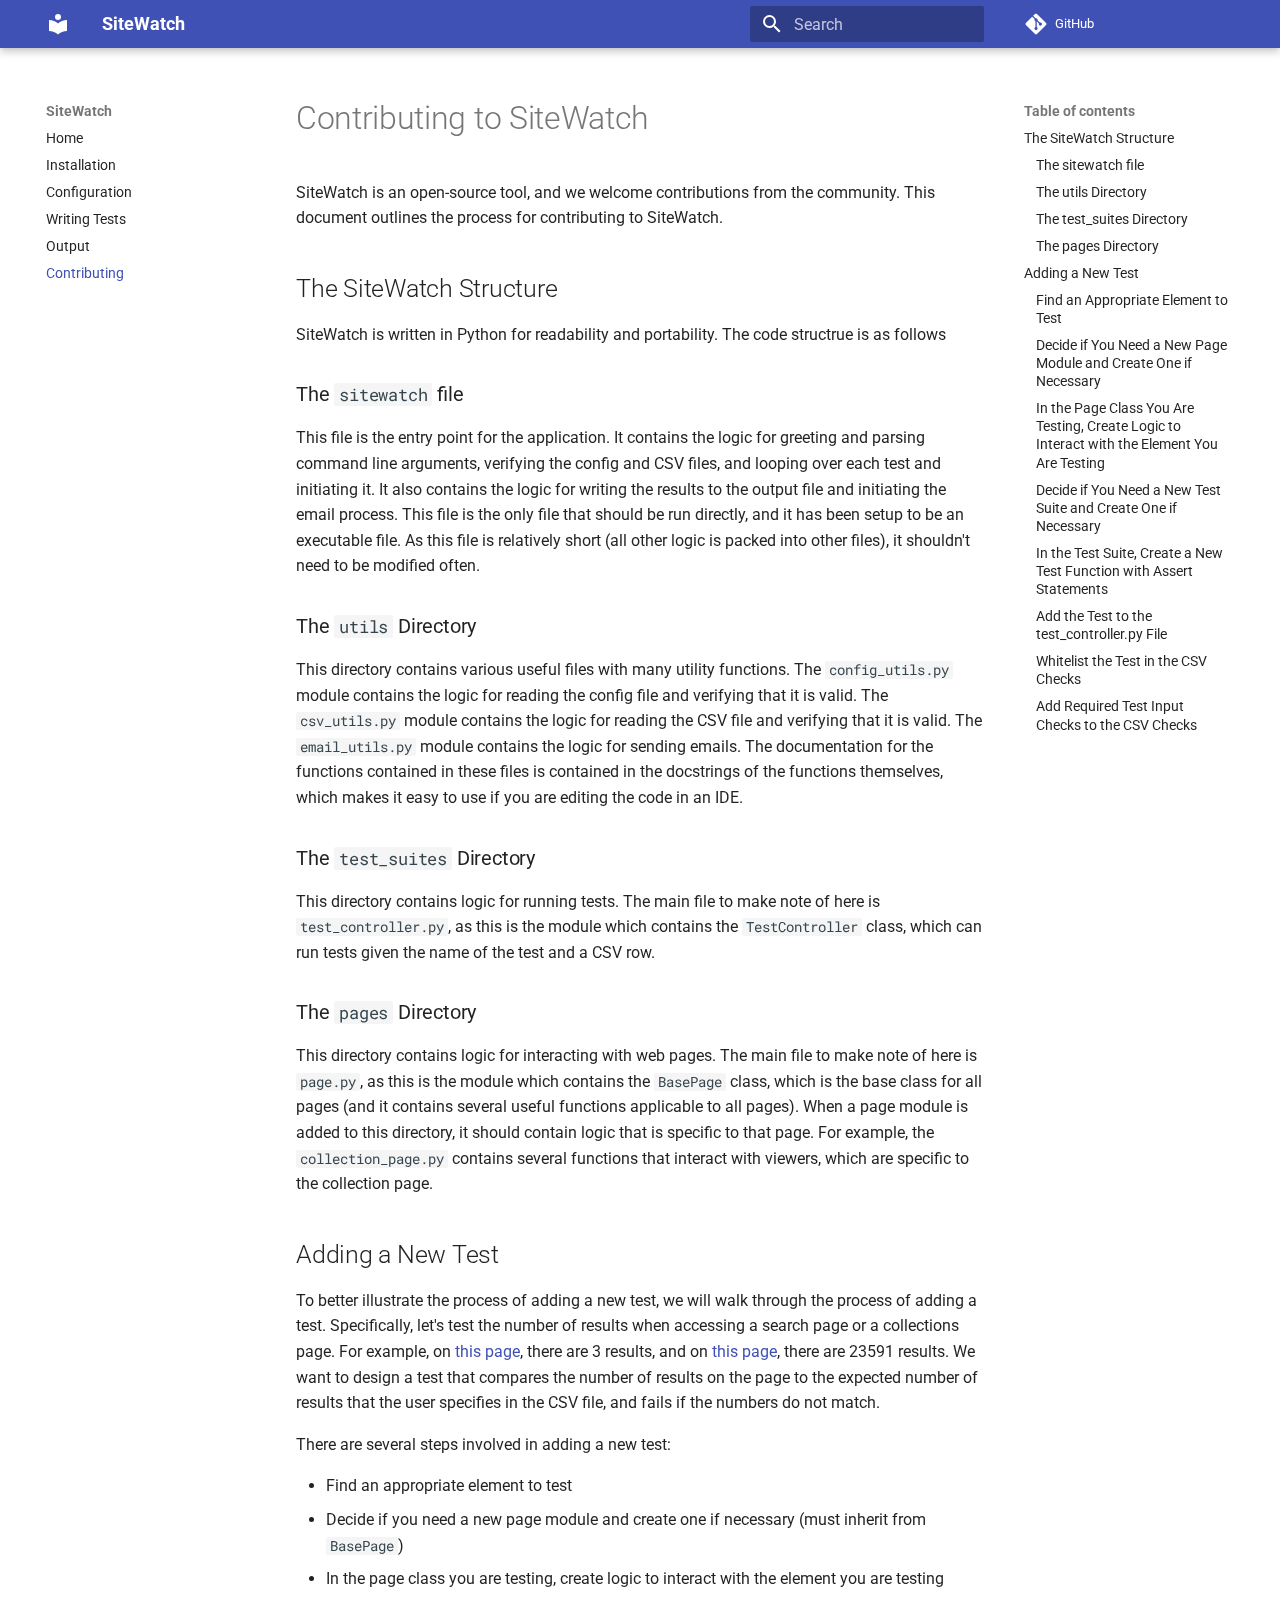
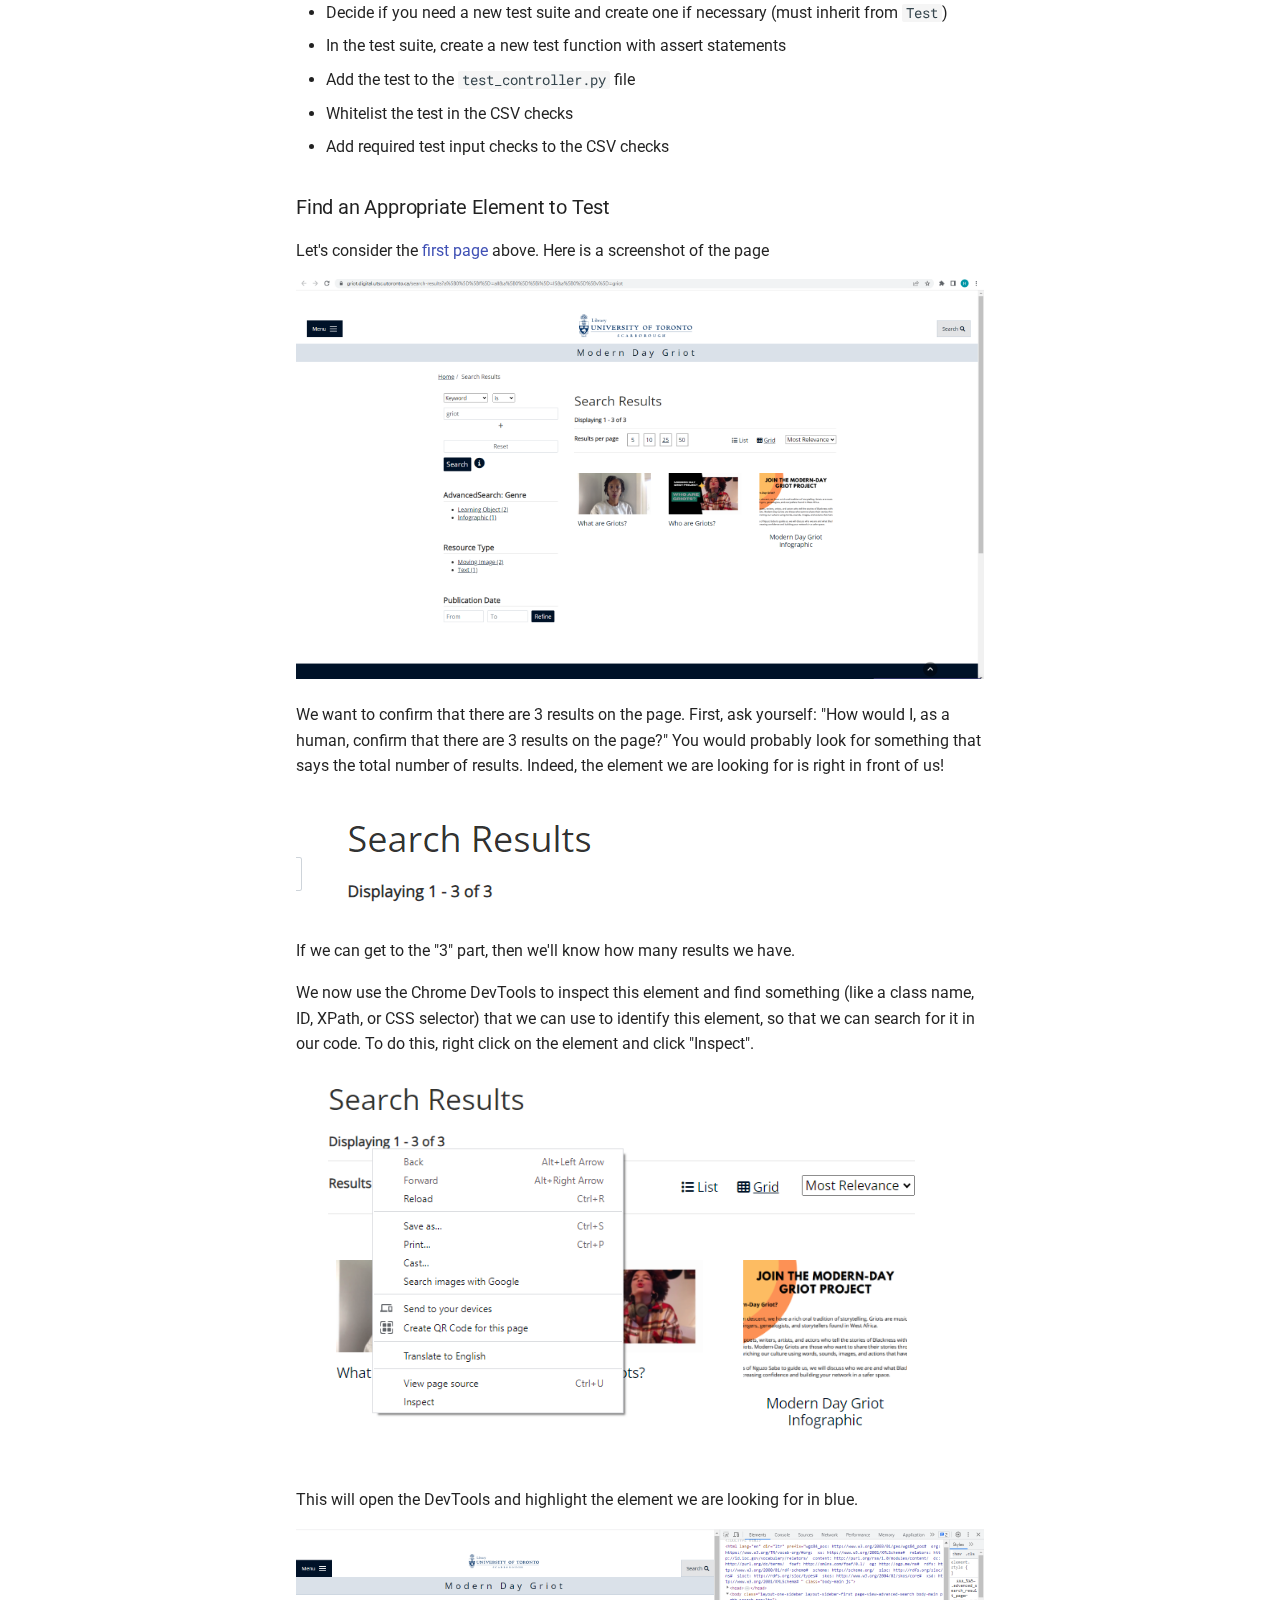
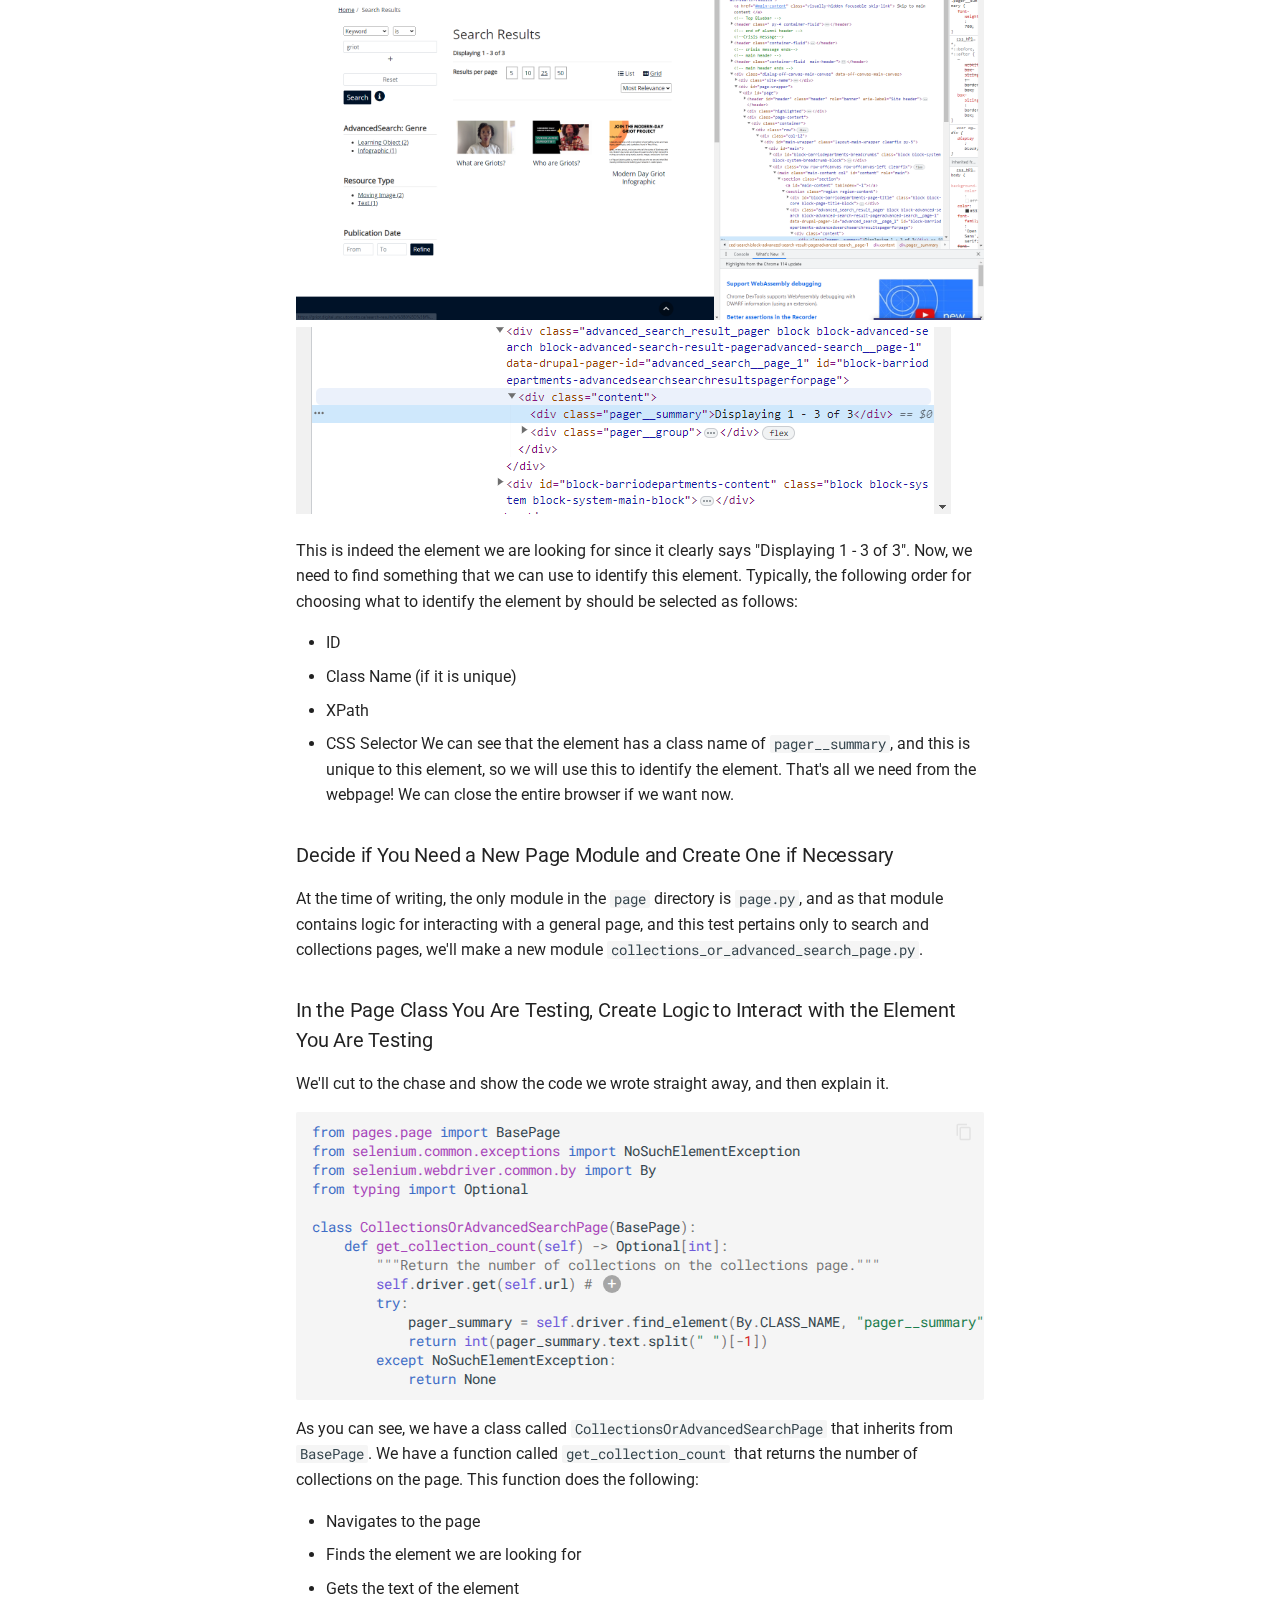
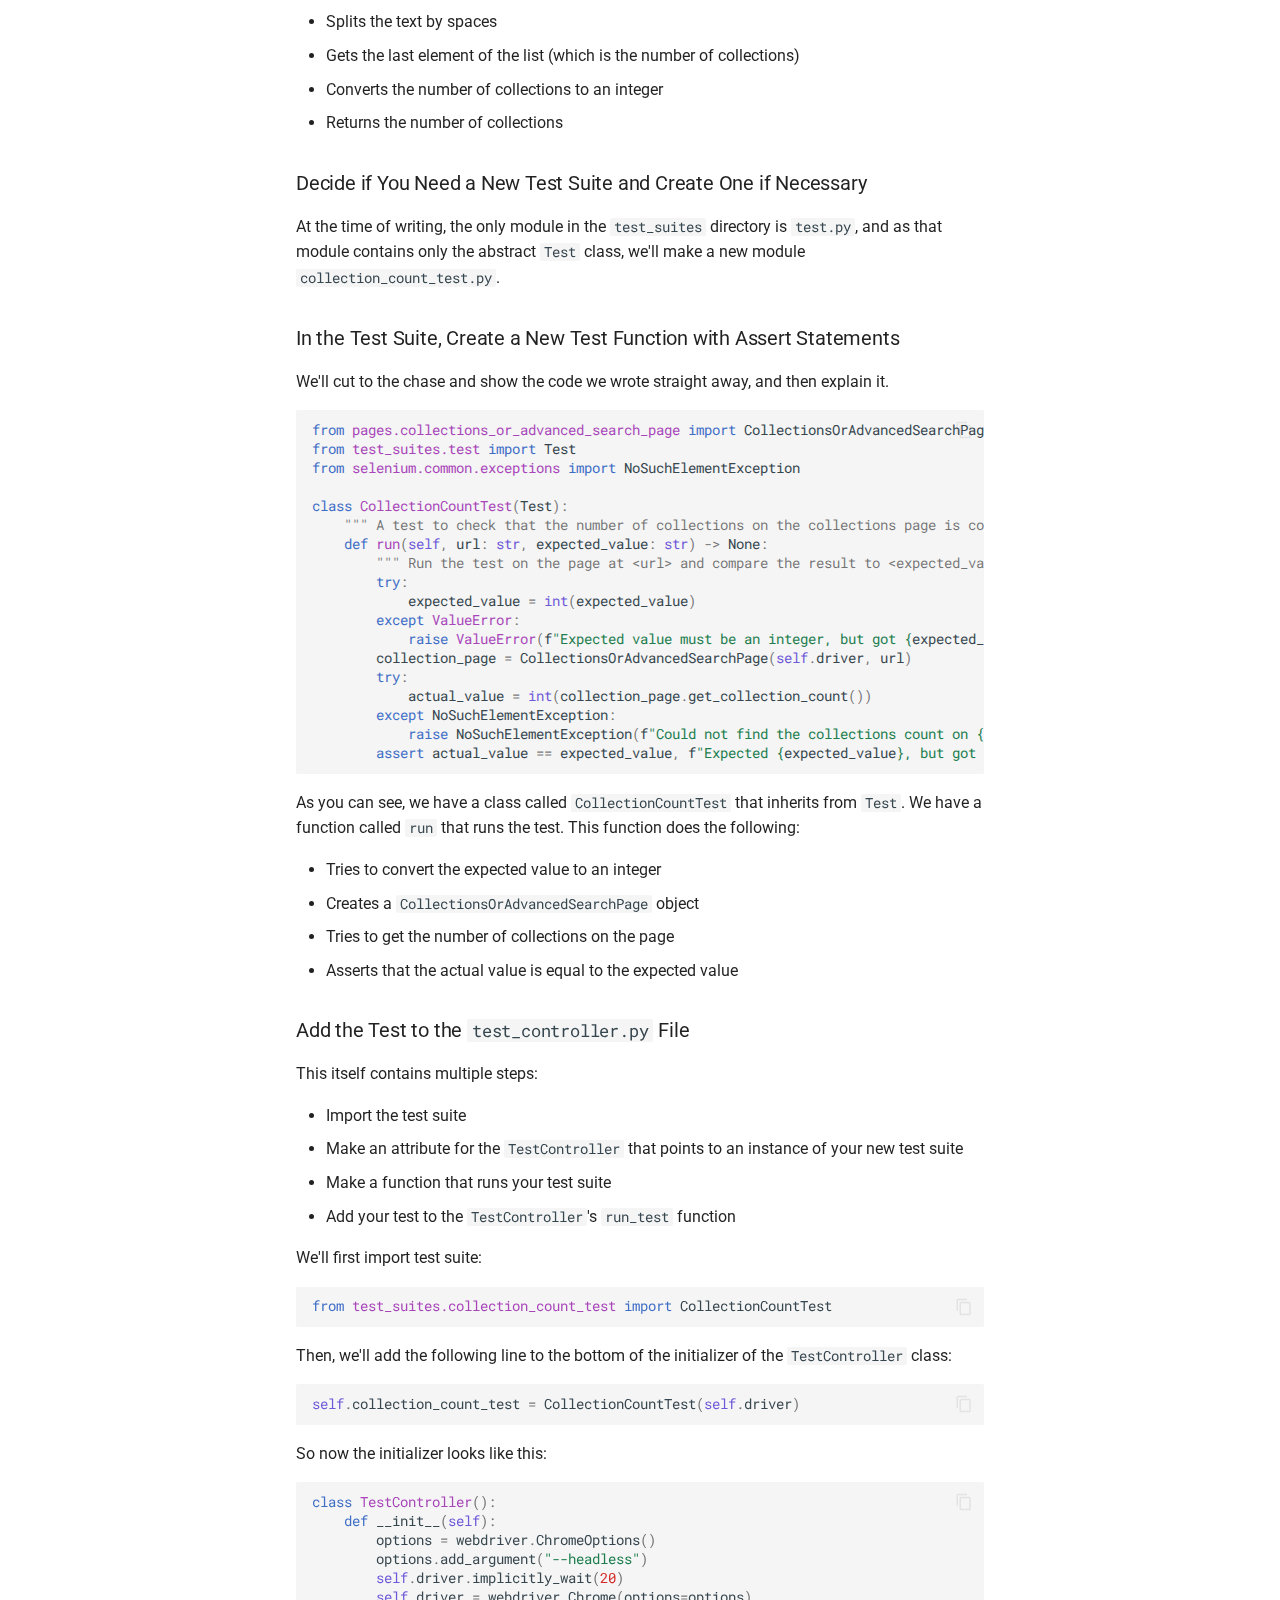
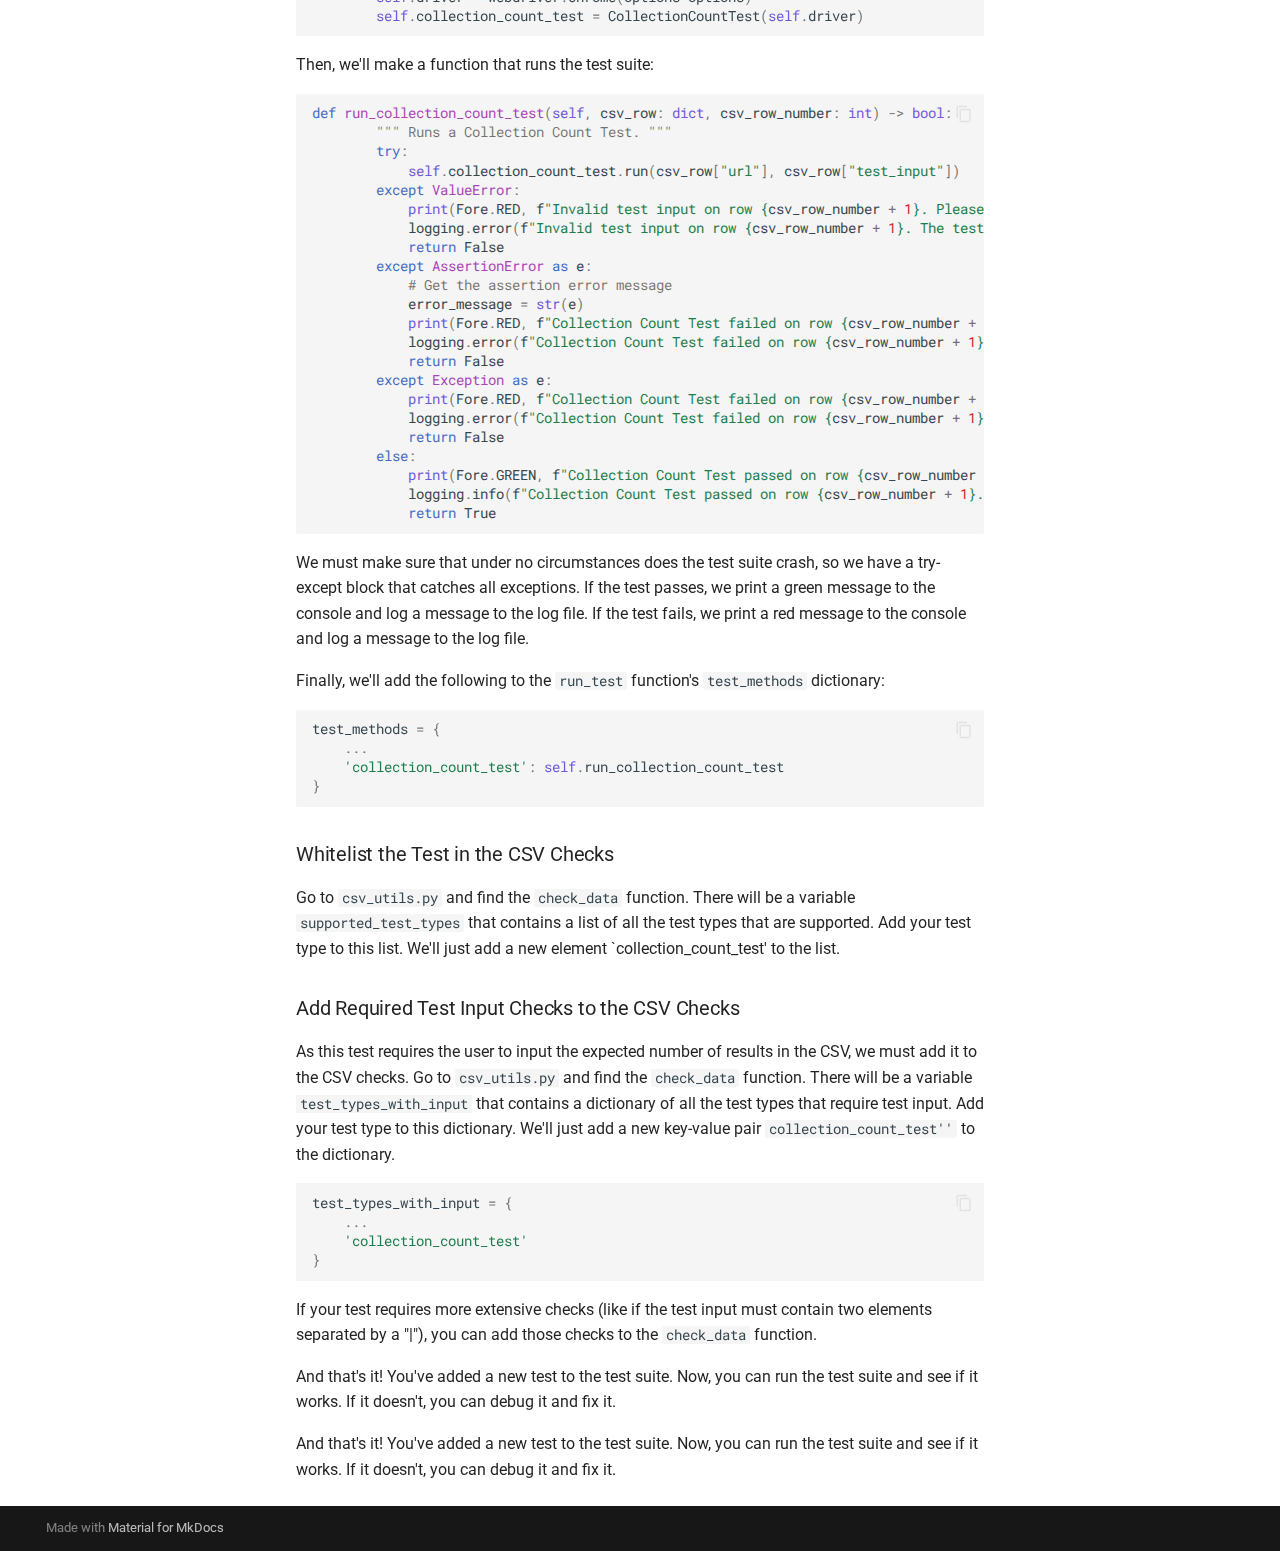
<file: contributing/index.html>
<!doctype html>
<html lang="en" class="no-js">
  <head>
    
      <meta charset="utf-8">
      <meta name="viewport" content="width=device-width,initial-scale=1">
      
        <meta name="description" content="Documentation for SiteWatch">
      
      
      
      
        <link rel="prev" href="../output/">
      
      
      <link rel="icon" href="../assets/images/favicon.png">
      <meta name="generator" content="mkdocs-1.5.1, mkdocs-material-9.1.21">
    
    
      
        <title>Contributing - SiteWatch</title>
      
    
    
      <link rel="stylesheet" href="../assets/stylesheets/main.eebd395e.min.css">
      
      

    
    
    
      
        
        
        <link rel="preconnect" href="https://fonts.gstatic.com" crossorigin>
        <link rel="stylesheet" href="https://fonts.googleapis.com/css?family=Roboto:300,300i,400,400i,700,700i%7CRoboto+Mono:400,400i,700,700i&display=fallback">
        <style>:root{--md-text-font:"Roboto";--md-code-font:"Roboto Mono"}</style>
      
    
    
      <link rel="stylesheet" href="../css/extra.css">
    
    <script>__md_scope=new URL("..",location),__md_hash=e=>[...e].reduce((e,_)=>(e<<5)-e+_.charCodeAt(0),0),__md_get=(e,_=localStorage,t=__md_scope)=>JSON.parse(_.getItem(t.pathname+"."+e)),__md_set=(e,_,t=localStorage,a=__md_scope)=>{try{t.setItem(a.pathname+"."+e,JSON.stringify(_))}catch(e){}}</script>
    
      

    
    
    
  </head>
  
  
    <body dir="ltr">
  
    
    
      <script>var palette=__md_get("__palette");if(palette&&"object"==typeof palette.color)for(var key of Object.keys(palette.color))document.body.setAttribute("data-md-color-"+key,palette.color[key])</script>
    
    <input class="md-toggle" data-md-toggle="drawer" type="checkbox" id="__drawer" autocomplete="off">
    <input class="md-toggle" data-md-toggle="search" type="checkbox" id="__search" autocomplete="off">
    <label class="md-overlay" for="__drawer"></label>
    <div data-md-component="skip">
      
        
        <a href="#contributing-to-sitewatch" class="md-skip">
          Skip to content
        </a>
      
    </div>
    <div data-md-component="announce">
      
    </div>
    
    
      

  

<header class="md-header md-header--shadow" data-md-component="header">
  <nav class="md-header__inner md-grid" aria-label="Header">
    <a href=".." title="SiteWatch" class="md-header__button md-logo" aria-label="SiteWatch" data-md-component="logo">
      
  
  <svg xmlns="http://www.w3.org/2000/svg" viewBox="0 0 24 24"><path d="M12 8a3 3 0 0 0 3-3 3 3 0 0 0-3-3 3 3 0 0 0-3 3 3 3 0 0 0 3 3m0 3.54C9.64 9.35 6.5 8 3 8v11c3.5 0 6.64 1.35 9 3.54 2.36-2.19 5.5-3.54 9-3.54V8c-3.5 0-6.64 1.35-9 3.54Z"/></svg>

    </a>
    <label class="md-header__button md-icon" for="__drawer">
      <svg xmlns="http://www.w3.org/2000/svg" viewBox="0 0 24 24"><path d="M3 6h18v2H3V6m0 5h18v2H3v-2m0 5h18v2H3v-2Z"/></svg>
    </label>
    <div class="md-header__title" data-md-component="header-title">
      <div class="md-header__ellipsis">
        <div class="md-header__topic">
          <span class="md-ellipsis">
            SiteWatch
          </span>
        </div>
        <div class="md-header__topic" data-md-component="header-topic">
          <span class="md-ellipsis">
            
              Contributing
            
          </span>
        </div>
      </div>
    </div>
    
    
    
      <label class="md-header__button md-icon" for="__search">
        <svg xmlns="http://www.w3.org/2000/svg" viewBox="0 0 24 24"><path d="M9.5 3A6.5 6.5 0 0 1 16 9.5c0 1.61-.59 3.09-1.56 4.23l.27.27h.79l5 5-1.5 1.5-5-5v-.79l-.27-.27A6.516 6.516 0 0 1 9.5 16 6.5 6.5 0 0 1 3 9.5 6.5 6.5 0 0 1 9.5 3m0 2C7 5 5 7 5 9.5S7 14 9.5 14 14 12 14 9.5 12 5 9.5 5Z"/></svg>
      </label>
      <div class="md-search" data-md-component="search" role="dialog">
  <label class="md-search__overlay" for="__search"></label>
  <div class="md-search__inner" role="search">
    <form class="md-search__form" name="search">
      <input type="text" class="md-search__input" name="query" aria-label="Search" placeholder="Search" autocapitalize="off" autocorrect="off" autocomplete="off" spellcheck="false" data-md-component="search-query" required>
      <label class="md-search__icon md-icon" for="__search">
        <svg xmlns="http://www.w3.org/2000/svg" viewBox="0 0 24 24"><path d="M9.5 3A6.5 6.5 0 0 1 16 9.5c0 1.61-.59 3.09-1.56 4.23l.27.27h.79l5 5-1.5 1.5-5-5v-.79l-.27-.27A6.516 6.516 0 0 1 9.5 16 6.5 6.5 0 0 1 3 9.5 6.5 6.5 0 0 1 9.5 3m0 2C7 5 5 7 5 9.5S7 14 9.5 14 14 12 14 9.5 12 5 9.5 5Z"/></svg>
        <svg xmlns="http://www.w3.org/2000/svg" viewBox="0 0 24 24"><path d="M20 11v2H8l5.5 5.5-1.42 1.42L4.16 12l7.92-7.92L13.5 5.5 8 11h12Z"/></svg>
      </label>
      <nav class="md-search__options" aria-label="Search">
        
        <button type="reset" class="md-search__icon md-icon" title="Clear" aria-label="Clear" tabindex="-1">
          <svg xmlns="http://www.w3.org/2000/svg" viewBox="0 0 24 24"><path d="M19 6.41 17.59 5 12 10.59 6.41 5 5 6.41 10.59 12 5 17.59 6.41 19 12 13.41 17.59 19 19 17.59 13.41 12 19 6.41Z"/></svg>
        </button>
      </nav>
      
    </form>
    <div class="md-search__output">
      <div class="md-search__scrollwrap" data-md-scrollfix>
        <div class="md-search-result" data-md-component="search-result">
          <div class="md-search-result__meta">
            Initializing search
          </div>
          <ol class="md-search-result__list" role="presentation"></ol>
        </div>
      </div>
    </div>
  </div>
</div>
    
    
      <div class="md-header__source">
        <a href="https://github.com/digitalutsc/site_watch/tree/gh-pages" title="Go to repository" class="md-source" data-md-component="source">
  <div class="md-source__icon md-icon">
    
    <svg xmlns="http://www.w3.org/2000/svg" viewBox="0 0 448 512"><!--! Font Awesome Free 6.4.0 by @fontawesome - https://fontawesome.com License - https://fontawesome.com/license/free (Icons: CC BY 4.0, Fonts: SIL OFL 1.1, Code: MIT License) Copyright 2023 Fonticons, Inc.--><path d="M439.55 236.05 244 40.45a28.87 28.87 0 0 0-40.81 0l-40.66 40.63 51.52 51.52c27.06-9.14 52.68 16.77 43.39 43.68l49.66 49.66c34.23-11.8 61.18 31 35.47 56.69-26.49 26.49-70.21-2.87-56-37.34L240.22 199v121.85c25.3 12.54 22.26 41.85 9.08 55a34.34 34.34 0 0 1-48.55 0c-17.57-17.6-11.07-46.91 11.25-56v-123c-20.8-8.51-24.6-30.74-18.64-45L142.57 101 8.45 235.14a28.86 28.86 0 0 0 0 40.81l195.61 195.6a28.86 28.86 0 0 0 40.8 0l194.69-194.69a28.86 28.86 0 0 0 0-40.81z"/></svg>
  </div>
  <div class="md-source__repository">
    GitHub
  </div>
</a>
      </div>
    
  </nav>
  
</header>
    
    <div class="md-container" data-md-component="container">
      
      
        
          
        
      
      <main class="md-main" data-md-component="main">
        <div class="md-main__inner md-grid">
          
            
              
              <div class="md-sidebar md-sidebar--primary" data-md-component="sidebar" data-md-type="navigation" >
                <div class="md-sidebar__scrollwrap">
                  <div class="md-sidebar__inner">
                    


<nav class="md-nav md-nav--primary" aria-label="Navigation" data-md-level="0">
  <label class="md-nav__title" for="__drawer">
    <a href=".." title="SiteWatch" class="md-nav__button md-logo" aria-label="SiteWatch" data-md-component="logo">
      
  
  <svg xmlns="http://www.w3.org/2000/svg" viewBox="0 0 24 24"><path d="M12 8a3 3 0 0 0 3-3 3 3 0 0 0-3-3 3 3 0 0 0-3 3 3 3 0 0 0 3 3m0 3.54C9.64 9.35 6.5 8 3 8v11c3.5 0 6.64 1.35 9 3.54 2.36-2.19 5.5-3.54 9-3.54V8c-3.5 0-6.64 1.35-9 3.54Z"/></svg>

    </a>
    SiteWatch
  </label>
  
    <div class="md-nav__source">
      <a href="https://github.com/digitalutsc/site_watch/tree/gh-pages" title="Go to repository" class="md-source" data-md-component="source">
  <div class="md-source__icon md-icon">
    
    <svg xmlns="http://www.w3.org/2000/svg" viewBox="0 0 448 512"><!--! Font Awesome Free 6.4.0 by @fontawesome - https://fontawesome.com License - https://fontawesome.com/license/free (Icons: CC BY 4.0, Fonts: SIL OFL 1.1, Code: MIT License) Copyright 2023 Fonticons, Inc.--><path d="M439.55 236.05 244 40.45a28.87 28.87 0 0 0-40.81 0l-40.66 40.63 51.52 51.52c27.06-9.14 52.68 16.77 43.39 43.68l49.66 49.66c34.23-11.8 61.18 31 35.47 56.69-26.49 26.49-70.21-2.87-56-37.34L240.22 199v121.85c25.3 12.54 22.26 41.85 9.08 55a34.34 34.34 0 0 1-48.55 0c-17.57-17.6-11.07-46.91 11.25-56v-123c-20.8-8.51-24.6-30.74-18.64-45L142.57 101 8.45 235.14a28.86 28.86 0 0 0 0 40.81l195.61 195.6a28.86 28.86 0 0 0 40.8 0l194.69-194.69a28.86 28.86 0 0 0 0-40.81z"/></svg>
  </div>
  <div class="md-source__repository">
    GitHub
  </div>
</a>
    </div>
  
  <ul class="md-nav__list" data-md-scrollfix>
    
      
      
      

  
  
  
    <li class="md-nav__item">
      <a href=".." class="md-nav__link">
        Home
      </a>
    </li>
  

    
      
      
      

  
  
  
    <li class="md-nav__item">
      <a href="../installation/" class="md-nav__link">
        Installation
      </a>
    </li>
  

    
      
      
      

  
  
  
    <li class="md-nav__item">
      <a href="../configuration/" class="md-nav__link">
        Configuration
      </a>
    </li>
  

    
      
      
      

  
  
  
    <li class="md-nav__item">
      <a href="../writing-test-data/" class="md-nav__link">
        Writing Tests
      </a>
    </li>
  

    
      
      
      

  
  
  
    <li class="md-nav__item">
      <a href="../output/" class="md-nav__link">
        Output
      </a>
    </li>
  

    
      
      
      

  
  
    
  
  
    <li class="md-nav__item md-nav__item--active">
      
      <input class="md-nav__toggle md-toggle" type="checkbox" id="__toc">
      
      
        
      
      
        <label class="md-nav__link md-nav__link--active" for="__toc">
          Contributing
          <span class="md-nav__icon md-icon"></span>
        </label>
      
      <a href="./" class="md-nav__link md-nav__link--active">
        Contributing
      </a>
      
        

<nav class="md-nav md-nav--secondary" aria-label="Table of contents">
  
  
  
    
  
  
    <label class="md-nav__title" for="__toc">
      <span class="md-nav__icon md-icon"></span>
      Table of contents
    </label>
    <ul class="md-nav__list" data-md-component="toc" data-md-scrollfix>
      
        <li class="md-nav__item">
  <a href="#the-sitewatch-structure" class="md-nav__link">
    The SiteWatch Structure
  </a>
  
    <nav class="md-nav" aria-label="The SiteWatch Structure">
      <ul class="md-nav__list">
        
          <li class="md-nav__item">
  <a href="#the-sitewatch-file" class="md-nav__link">
    The sitewatch file
  </a>
  
</li>
        
          <li class="md-nav__item">
  <a href="#the-utils-directory" class="md-nav__link">
    The utils Directory
  </a>
  
</li>
        
          <li class="md-nav__item">
  <a href="#the-test_suites-directory" class="md-nav__link">
    The test_suites Directory
  </a>
  
</li>
        
          <li class="md-nav__item">
  <a href="#the-pages-directory" class="md-nav__link">
    The pages Directory
  </a>
  
</li>
        
      </ul>
    </nav>
  
</li>
      
        <li class="md-nav__item">
  <a href="#adding-a-new-test" class="md-nav__link">
    Adding a New Test
  </a>
  
    <nav class="md-nav" aria-label="Adding a New Test">
      <ul class="md-nav__list">
        
          <li class="md-nav__item">
  <a href="#find-an-appropriate-element-to-test" class="md-nav__link">
    Find an Appropriate Element to Test
  </a>
  
</li>
        
          <li class="md-nav__item">
  <a href="#decide-if-you-need-a-new-page-module-and-create-one-if-necessary" class="md-nav__link">
    Decide if You Need a New Page Module and Create One if Necessary
  </a>
  
</li>
        
          <li class="md-nav__item">
  <a href="#in-the-page-class-you-are-testing-create-logic-to-interact-with-the-element-you-are-testing" class="md-nav__link">
    In the Page Class You Are Testing, Create Logic to Interact with the Element You Are Testing
  </a>
  
</li>
        
          <li class="md-nav__item">
  <a href="#decide-if-you-need-a-new-test-suite-and-create-one-if-necessary" class="md-nav__link">
    Decide if You Need a New Test Suite and Create One if Necessary
  </a>
  
</li>
        
          <li class="md-nav__item">
  <a href="#in-the-test-suite-create-a-new-test-function-with-assert-statements" class="md-nav__link">
    In the Test Suite, Create a New Test Function with Assert Statements
  </a>
  
</li>
        
          <li class="md-nav__item">
  <a href="#add-the-test-to-the-test_controllerpy-file" class="md-nav__link">
    Add the Test to the test_controller.py File
  </a>
  
</li>
        
          <li class="md-nav__item">
  <a href="#whitelist-the-test-in-the-csv-checks" class="md-nav__link">
    Whitelist the Test in the CSV Checks
  </a>
  
</li>
        
          <li class="md-nav__item">
  <a href="#add-required-test-input-checks-to-the-csv-checks" class="md-nav__link">
    Add Required Test Input Checks to the CSV Checks
  </a>
  
</li>
        
      </ul>
    </nav>
  
</li>
      
    </ul>
  
</nav>
      
    </li>
  

    
  </ul>
</nav>
                  </div>
                </div>
              </div>
            
            
              
              <div class="md-sidebar md-sidebar--secondary" data-md-component="sidebar" data-md-type="toc" >
                <div class="md-sidebar__scrollwrap">
                  <div class="md-sidebar__inner">
                    

<nav class="md-nav md-nav--secondary" aria-label="Table of contents">
  
  
  
    
  
  
    <label class="md-nav__title" for="__toc">
      <span class="md-nav__icon md-icon"></span>
      Table of contents
    </label>
    <ul class="md-nav__list" data-md-component="toc" data-md-scrollfix>
      
        <li class="md-nav__item">
  <a href="#the-sitewatch-structure" class="md-nav__link">
    The SiteWatch Structure
  </a>
  
    <nav class="md-nav" aria-label="The SiteWatch Structure">
      <ul class="md-nav__list">
        
          <li class="md-nav__item">
  <a href="#the-sitewatch-file" class="md-nav__link">
    The sitewatch file
  </a>
  
</li>
        
          <li class="md-nav__item">
  <a href="#the-utils-directory" class="md-nav__link">
    The utils Directory
  </a>
  
</li>
        
          <li class="md-nav__item">
  <a href="#the-test_suites-directory" class="md-nav__link">
    The test_suites Directory
  </a>
  
</li>
        
          <li class="md-nav__item">
  <a href="#the-pages-directory" class="md-nav__link">
    The pages Directory
  </a>
  
</li>
        
      </ul>
    </nav>
  
</li>
      
        <li class="md-nav__item">
  <a href="#adding-a-new-test" class="md-nav__link">
    Adding a New Test
  </a>
  
    <nav class="md-nav" aria-label="Adding a New Test">
      <ul class="md-nav__list">
        
          <li class="md-nav__item">
  <a href="#find-an-appropriate-element-to-test" class="md-nav__link">
    Find an Appropriate Element to Test
  </a>
  
</li>
        
          <li class="md-nav__item">
  <a href="#decide-if-you-need-a-new-page-module-and-create-one-if-necessary" class="md-nav__link">
    Decide if You Need a New Page Module and Create One if Necessary
  </a>
  
</li>
        
          <li class="md-nav__item">
  <a href="#in-the-page-class-you-are-testing-create-logic-to-interact-with-the-element-you-are-testing" class="md-nav__link">
    In the Page Class You Are Testing, Create Logic to Interact with the Element You Are Testing
  </a>
  
</li>
        
          <li class="md-nav__item">
  <a href="#decide-if-you-need-a-new-test-suite-and-create-one-if-necessary" class="md-nav__link">
    Decide if You Need a New Test Suite and Create One if Necessary
  </a>
  
</li>
        
          <li class="md-nav__item">
  <a href="#in-the-test-suite-create-a-new-test-function-with-assert-statements" class="md-nav__link">
    In the Test Suite, Create a New Test Function with Assert Statements
  </a>
  
</li>
        
          <li class="md-nav__item">
  <a href="#add-the-test-to-the-test_controllerpy-file" class="md-nav__link">
    Add the Test to the test_controller.py File
  </a>
  
</li>
        
          <li class="md-nav__item">
  <a href="#whitelist-the-test-in-the-csv-checks" class="md-nav__link">
    Whitelist the Test in the CSV Checks
  </a>
  
</li>
        
          <li class="md-nav__item">
  <a href="#add-required-test-input-checks-to-the-csv-checks" class="md-nav__link">
    Add Required Test Input Checks to the CSV Checks
  </a>
  
</li>
        
      </ul>
    </nav>
  
</li>
      
    </ul>
  
</nav>
                  </div>
                </div>
              </div>
            
          
          
            <div class="md-content" data-md-component="content">
              <article class="md-content__inner md-typeset">
                
                  

  
  


<h1 id="contributing-to-sitewatch">Contributing to SiteWatch<a class="headerlink" href="#contributing-to-sitewatch" title="Permanent link">&para;</a></h1>
<p>SiteWatch is an open-source tool, and we welcome contributions from the community. This document outlines the process for contributing to SiteWatch.</p>
<h2 id="the-sitewatch-structure">The SiteWatch Structure<a class="headerlink" href="#the-sitewatch-structure" title="Permanent link">&para;</a></h2>
<p>SiteWatch is written in Python for readability and portability. The code structrue is as follows</p>
<h3 id="the-sitewatch-file">The <code>sitewatch</code> file<a class="headerlink" href="#the-sitewatch-file" title="Permanent link">&para;</a></h3>
<p>This file is the entry point for the application. It contains the logic for greeting and parsing command line arguments, verifying the config and CSV files, and looping over each test and initiating it. It also contains the logic for writing the results to the output file and initiating the email process. This file is the only file that should be run directly, and it has been setup to be an executable file. As this file is relatively short (all other logic is packed into other files), it shouldn't need to be modified often.</p>
<h3 id="the-utils-directory">The <code>utils</code> Directory<a class="headerlink" href="#the-utils-directory" title="Permanent link">&para;</a></h3>
<p>This directory contains various useful files with many utility functions. The <code>config_utils.py</code> module contains the logic for reading the config file and verifying that it is valid. The <code>csv_utils.py</code> module contains the logic for reading the CSV file and verifying that it is valid. The <code>email_utils.py</code> module contains the logic for sending emails. The documentation for the functions contained in these files is contained in the docstrings of the functions themselves, which makes it easy to use if you are editing the code in an IDE.</p>
<h3 id="the-test_suites-directory">The <code>test_suites</code> Directory<a class="headerlink" href="#the-test_suites-directory" title="Permanent link">&para;</a></h3>
<p>This directory contains logic for running tests. The main file to make note of here is <code>test_controller.py</code>, as this is the module which contains the <code>TestController</code> class, which can run tests given the name of the test and a CSV row. </p>
<h3 id="the-pages-directory">The <code>pages</code> Directory<a class="headerlink" href="#the-pages-directory" title="Permanent link">&para;</a></h3>
<p>This directory contains logic for interacting with web pages. The main file to make note of here is <code>page.py</code>, as this is the module which contains the <code>BasePage</code> class, which is the base class for all pages (and it contains several useful functions applicable to all pages). When a page module is added to this directory, it should contain logic that is specific to that page. For example, the <code>collection_page.py</code> contains several functions that interact with viewers, which are specific to the collection page.</p>
<h2 id="adding-a-new-test">Adding a New Test<a class="headerlink" href="#adding-a-new-test" title="Permanent link">&para;</a></h2>
<p>To better illustrate the process of adding a new test, we will walk through the process of adding a test. Specifically, let's test the number of results when accessing a search page or a collections page. For example, on <a href="https://griot.digital.utsc.utoronto.ca/search-results?a%5B0%5D%5Bf%5D=all&amp;a%5B0%5D%5Bi%5D=IS&amp;a%5B0%5D%5Bv%5D=griot">this page</a>, there are 3 results, and on <a href="https://memory.digital.utsc.utoronto.ca/collection/33463">this page</a>, there are 23591 results. We want to design a test that compares the number of results on the page to the expected number of results that the user specifies in the CSV file, and fails if the numbers do not match.</p>
<p>There are several steps involved in adding a new test:</p>
<ul>
<li>Find an appropriate element to test</li>
<li>Decide if you need a new page module and create one if necessary (must inherit from <code>BasePage</code>)</li>
<li>In the page class you are testing, create logic to interact with the element you are testing</li>
<li>Decide if you need a new test suite and create one if necessary (must inherit from <code>Test</code>)</li>
<li>In the test suite, create a new test function with assert statements</li>
<li>Add the test to the <code>test_controller.py</code> file</li>
<li>Whitelist the test in the CSV checks</li>
<li>Add required test input checks to the CSV checks</li>
</ul>
<h3 id="find-an-appropriate-element-to-test">Find an Appropriate Element to Test<a class="headerlink" href="#find-an-appropriate-element-to-test" title="Permanent link">&para;</a></h3>
<p>Let's consider the <a href="https://griot.digital.utsc.utoronto.ca/search-results?a%5B0%5D%5Bf%5D=all&amp;a%5B0%5D%5Bi%5D=IS&amp;a%5B0%5D%5Bv%5D=griot">first page</a> above. Here is a screenshot of the page</p>
<p><img alt="Alt text" src="../assets/image.png" /></p>
<p>We want to confirm that there are 3 results on the page. First, ask yourself: "How would I, as a human, confirm that there are 3 results on the page?" You would probably look for something that says the total number of results. Indeed, the element we are looking for is right in front of us!</p>
<p><img alt="Alt text" src="../assets/image-1.png" /></p>
<p>If we can get to the "3" part, then we'll know how many results we have.</p>
<p>We now use the Chrome DevTools to inspect this element and find something (like a class name, ID, XPath, or CSS selector) that we can use to identify this element, so that we can search for it in our code. To do this, right click on the element and click "Inspect". </p>
<p><img alt="Alt text" src="../assets/image-2.png" /></p>
<p>This will open the DevTools and highlight the element we are looking for in blue.</p>
<p><img alt="Alt text" src="../assets/image-3.png" />
<img alt="Alt text" src="../assets/image-4.png" /></p>
<p>This is indeed the element we are looking for since it clearly says "Displaying 1 - 3 of 3". Now, we need to find something that we can use to identify this element. Typically, the following order for choosing what to identify the element by should be selected as follows:</p>
<ul>
<li>ID</li>
<li>Class Name (if it is unique)</li>
<li>XPath</li>
<li>CSS Selector
We can see that the element has a class name of <code>pager__summary</code>, and this is unique to this element, so we will use this to identify the element. That's all we need from the webpage! We can close the entire browser if we want now.</li>
</ul>
<h3 id="decide-if-you-need-a-new-page-module-and-create-one-if-necessary">Decide if You Need a New Page Module and Create One if Necessary<a class="headerlink" href="#decide-if-you-need-a-new-page-module-and-create-one-if-necessary" title="Permanent link">&para;</a></h3>
<p>At the time of writing, the only module in the <code>page</code> directory is <code>page.py</code>, and as that module contains logic for interacting with a general page, and this test pertains only to search and collections pages, we'll make a new module <code>collections_or_advanced_search_page.py</code>. </p>
<h3 id="in-the-page-class-you-are-testing-create-logic-to-interact-with-the-element-you-are-testing">In the Page Class You Are Testing, Create Logic to Interact with the Element You Are Testing<a class="headerlink" href="#in-the-page-class-you-are-testing-create-logic-to-interact-with-the-element-you-are-testing" title="Permanent link">&para;</a></h3>
<p>We'll cut to the chase and show the code we wrote straight away, and then explain it.</p>
<div class="language-py highlight"><pre><span></span><code><span id="__span-0-1"><a id="__codelineno-0-1" name="__codelineno-0-1" href="#__codelineno-0-1"></a><span class="kn">from</span> <span class="nn">pages.page</span> <span class="kn">import</span> <span class="n">BasePage</span>
</span><span id="__span-0-2"><a id="__codelineno-0-2" name="__codelineno-0-2" href="#__codelineno-0-2"></a><span class="kn">from</span> <span class="nn">selenium.common.exceptions</span> <span class="kn">import</span> <span class="n">NoSuchElementException</span>
</span><span id="__span-0-3"><a id="__codelineno-0-3" name="__codelineno-0-3" href="#__codelineno-0-3"></a><span class="kn">from</span> <span class="nn">selenium.webdriver.common.by</span> <span class="kn">import</span> <span class="n">By</span>
</span><span id="__span-0-4"><a id="__codelineno-0-4" name="__codelineno-0-4" href="#__codelineno-0-4"></a><span class="kn">from</span> <span class="nn">typing</span> <span class="kn">import</span> <span class="n">Optional</span>
</span><span id="__span-0-5"><a id="__codelineno-0-5" name="__codelineno-0-5" href="#__codelineno-0-5"></a>
</span><span id="__span-0-6"><a id="__codelineno-0-6" name="__codelineno-0-6" href="#__codelineno-0-6"></a><span class="k">class</span> <span class="nc">CollectionsOrAdvancedSearchPage</span><span class="p">(</span><span class="n">BasePage</span><span class="p">):</span>
</span><span id="__span-0-7"><a id="__codelineno-0-7" name="__codelineno-0-7" href="#__codelineno-0-7"></a>    <span class="k">def</span> <span class="nf">get_collection_count</span><span class="p">(</span><span class="bp">self</span><span class="p">)</span> <span class="o">-&gt;</span> <span class="n">Optional</span><span class="p">[</span><span class="nb">int</span><span class="p">]:</span>
</span><span id="__span-0-8"><a id="__codelineno-0-8" name="__codelineno-0-8" href="#__codelineno-0-8"></a><span class="w">        </span><span class="sd">&quot;&quot;&quot;Return the number of collections on the collections page.&quot;&quot;&quot;</span>
</span><span id="__span-0-9"><a id="__codelineno-0-9" name="__codelineno-0-9" href="#__codelineno-0-9"></a>        <span class="bp">self</span><span class="o">.</span><span class="n">driver</span><span class="o">.</span><span class="n">get</span><span class="p">(</span><span class="bp">self</span><span class="o">.</span><span class="n">url</span><span class="p">)</span> <span class="c1"># (1)</span>
</span><span id="__span-0-10"><a id="__codelineno-0-10" name="__codelineno-0-10" href="#__codelineno-0-10"></a>        <span class="k">try</span><span class="p">:</span>
</span><span id="__span-0-11"><a id="__codelineno-0-11" name="__codelineno-0-11" href="#__codelineno-0-11"></a>            <span class="n">pager_summary</span> <span class="o">=</span> <span class="bp">self</span><span class="o">.</span><span class="n">driver</span><span class="o">.</span><span class="n">find_element</span><span class="p">(</span><span class="n">By</span><span class="o">.</span><span class="n">CLASS_NAME</span><span class="p">,</span> <span class="s2">&quot;pager__summary&quot;</span><span class="p">)</span>
</span><span id="__span-0-12"><a id="__codelineno-0-12" name="__codelineno-0-12" href="#__codelineno-0-12"></a>            <span class="k">return</span> <span class="nb">int</span><span class="p">(</span><span class="n">pager_summary</span><span class="o">.</span><span class="n">text</span><span class="o">.</span><span class="n">split</span><span class="p">(</span><span class="s2">&quot; &quot;</span><span class="p">)[</span><span class="o">-</span><span class="mi">1</span><span class="p">])</span>
</span><span id="__span-0-13"><a id="__codelineno-0-13" name="__codelineno-0-13" href="#__codelineno-0-13"></a>        <span class="k">except</span> <span class="n">NoSuchElementException</span><span class="p">:</span>
</span><span id="__span-0-14"><a id="__codelineno-0-14" name="__codelineno-0-14" href="#__codelineno-0-14"></a>            <span class="k">return</span> <span class="kc">None</span>
</span></code></pre></div>
<ol>
<li>How does the function know which page to navigate to? The <code>BasePage</code> class has a constructor that takes in a URL (along with other parameters), and the <code>get_collection_count</code> function uses this URL to navigate to the page. See the <code>BasePage</code> class for more details.</li>
</ol>
<p>As you can see, we have a class called <code>CollectionsOrAdvancedSearchPage</code> that inherits from <code>BasePage</code>. We have a function called <code>get_collection_count</code> that returns the number of collections on the page. This function does the following:</p>
<ul>
<li>Navigates to the page</li>
<li>Finds the element we are looking for</li>
<li>Gets the text of the element</li>
<li>Splits the text by spaces</li>
<li>Gets the last element of the list (which is the number of collections)</li>
<li>Converts the number of collections to an integer</li>
<li>Returns the number of collections</li>
</ul>
<h3 id="decide-if-you-need-a-new-test-suite-and-create-one-if-necessary">Decide if You Need a New Test Suite and Create One if Necessary<a class="headerlink" href="#decide-if-you-need-a-new-test-suite-and-create-one-if-necessary" title="Permanent link">&para;</a></h3>
<p>At the time of writing, the only module in the <code>test_suites</code> directory is <code>test.py</code>, and as that module contains only the abstract <code>Test</code> class, we'll make a new module <code>collection_count_test.py</code>.</p>
<h3 id="in-the-test-suite-create-a-new-test-function-with-assert-statements">In the Test Suite, Create a New Test Function with Assert Statements<a class="headerlink" href="#in-the-test-suite-create-a-new-test-function-with-assert-statements" title="Permanent link">&para;</a></h3>
<p>We'll cut to the chase and show the code we wrote straight away, and then explain it.</p>
<div class="language-py highlight"><pre><span></span><code><span id="__span-1-1"><a id="__codelineno-1-1" name="__codelineno-1-1" href="#__codelineno-1-1"></a><span class="kn">from</span> <span class="nn">pages.collections_or_advanced_search_page</span> <span class="kn">import</span> <span class="n">CollectionsOrAdvancedSearchPage</span>
</span><span id="__span-1-2"><a id="__codelineno-1-2" name="__codelineno-1-2" href="#__codelineno-1-2"></a><span class="kn">from</span> <span class="nn">test_suites.test</span> <span class="kn">import</span> <span class="n">Test</span>
</span><span id="__span-1-3"><a id="__codelineno-1-3" name="__codelineno-1-3" href="#__codelineno-1-3"></a><span class="kn">from</span> <span class="nn">selenium.common.exceptions</span> <span class="kn">import</span> <span class="n">NoSuchElementException</span>
</span><span id="__span-1-4"><a id="__codelineno-1-4" name="__codelineno-1-4" href="#__codelineno-1-4"></a>
</span><span id="__span-1-5"><a id="__codelineno-1-5" name="__codelineno-1-5" href="#__codelineno-1-5"></a><span class="k">class</span> <span class="nc">CollectionCountTest</span><span class="p">(</span><span class="n">Test</span><span class="p">):</span>
</span><span id="__span-1-6"><a id="__codelineno-1-6" name="__codelineno-1-6" href="#__codelineno-1-6"></a><span class="w">    </span><span class="sd">&quot;&quot;&quot; A test to check that the number of collections on the collections page is correct. &quot;&quot;&quot;</span>    
</span><span id="__span-1-7"><a id="__codelineno-1-7" name="__codelineno-1-7" href="#__codelineno-1-7"></a>    <span class="k">def</span> <span class="nf">run</span><span class="p">(</span><span class="bp">self</span><span class="p">,</span> <span class="n">url</span><span class="p">:</span> <span class="nb">str</span><span class="p">,</span> <span class="n">expected_value</span><span class="p">:</span> <span class="nb">str</span><span class="p">)</span> <span class="o">-&gt;</span> <span class="kc">None</span><span class="p">:</span>
</span><span id="__span-1-8"><a id="__codelineno-1-8" name="__codelineno-1-8" href="#__codelineno-1-8"></a><span class="w">        </span><span class="sd">&quot;&quot;&quot; Run the test on the page at &lt;url&gt; and compare the result to &lt;expected_value&gt;.&quot;&quot;&quot;</span>
</span><span id="__span-1-9"><a id="__codelineno-1-9" name="__codelineno-1-9" href="#__codelineno-1-9"></a>        <span class="k">try</span><span class="p">:</span>
</span><span id="__span-1-10"><a id="__codelineno-1-10" name="__codelineno-1-10" href="#__codelineno-1-10"></a>            <span class="n">expected_value</span> <span class="o">=</span> <span class="nb">int</span><span class="p">(</span><span class="n">expected_value</span><span class="p">)</span>
</span><span id="__span-1-11"><a id="__codelineno-1-11" name="__codelineno-1-11" href="#__codelineno-1-11"></a>        <span class="k">except</span> <span class="ne">ValueError</span><span class="p">:</span>
</span><span id="__span-1-12"><a id="__codelineno-1-12" name="__codelineno-1-12" href="#__codelineno-1-12"></a>            <span class="k">raise</span> <span class="ne">ValueError</span><span class="p">(</span><span class="sa">f</span><span class="s2">&quot;Expected value must be an integer, but got </span><span class="si">{</span><span class="n">expected_value</span><span class="si">}</span><span class="s2">.&quot;</span><span class="p">)</span>
</span><span id="__span-1-13"><a id="__codelineno-1-13" name="__codelineno-1-13" href="#__codelineno-1-13"></a>        <span class="n">collection_page</span> <span class="o">=</span> <span class="n">CollectionsOrAdvancedSearchPage</span><span class="p">(</span><span class="bp">self</span><span class="o">.</span><span class="n">driver</span><span class="p">,</span> <span class="n">url</span><span class="p">)</span>
</span><span id="__span-1-14"><a id="__codelineno-1-14" name="__codelineno-1-14" href="#__codelineno-1-14"></a>        <span class="k">try</span><span class="p">:</span>
</span><span id="__span-1-15"><a id="__codelineno-1-15" name="__codelineno-1-15" href="#__codelineno-1-15"></a>            <span class="n">actual_value</span> <span class="o">=</span> <span class="nb">int</span><span class="p">(</span><span class="n">collection_page</span><span class="o">.</span><span class="n">get_collection_count</span><span class="p">())</span>
</span><span id="__span-1-16"><a id="__codelineno-1-16" name="__codelineno-1-16" href="#__codelineno-1-16"></a>        <span class="k">except</span> <span class="n">NoSuchElementException</span><span class="p">:</span>
</span><span id="__span-1-17"><a id="__codelineno-1-17" name="__codelineno-1-17" href="#__codelineno-1-17"></a>            <span class="k">raise</span> <span class="n">NoSuchElementException</span><span class="p">(</span><span class="sa">f</span><span class="s2">&quot;Could not find the collections count on </span><span class="si">{</span><span class="n">url</span><span class="si">}</span><span class="s2">.&quot;</span><span class="p">)</span>
</span><span id="__span-1-18"><a id="__codelineno-1-18" name="__codelineno-1-18" href="#__codelineno-1-18"></a>        <span class="k">assert</span> <span class="n">actual_value</span> <span class="o">==</span> <span class="n">expected_value</span><span class="p">,</span> <span class="sa">f</span><span class="s2">&quot;Expected </span><span class="si">{</span><span class="n">expected_value</span><span class="si">}</span><span class="s2">, but got </span><span class="si">{</span><span class="n">actual_value</span><span class="si">}</span><span class="s2">.&quot;</span>
</span></code></pre></div>
<p>As you can see, we have a class called <code>CollectionCountTest</code> that inherits from <code>Test</code>. We have a function called <code>run</code> that runs the test. This function does the following:</p>
<ul>
<li>Tries to convert the expected value to an integer</li>
<li>Creates a <code>CollectionsOrAdvancedSearchPage</code> object</li>
<li>Tries to get the number of collections on the page</li>
<li>Asserts that the actual value is equal to the expected value</li>
</ul>
<h3 id="add-the-test-to-the-test_controllerpy-file">Add the Test to the <code>test_controller.py</code> File<a class="headerlink" href="#add-the-test-to-the-test_controllerpy-file" title="Permanent link">&para;</a></h3>
<p>This itself contains multiple steps:</p>
<ul>
<li>Import the test suite</li>
<li>Make an attribute for the <code>TestController</code> that points to an instance of your new test suite</li>
<li>Make a function that runs your test suite</li>
<li>Add your test to the <code>TestController</code>'s <code>run_test</code> function</li>
</ul>
<p>We'll first import test suite: 
<div class="language-py highlight"><pre><span></span><code><span id="__span-2-1"><a id="__codelineno-2-1" name="__codelineno-2-1" href="#__codelineno-2-1"></a><span class="kn">from</span> <span class="nn">test_suites.collection_count_test</span> <span class="kn">import</span> <span class="n">CollectionCountTest</span>
</span></code></pre></div></p>
<p>Then, we'll add the following line to the bottom of the initializer of the <code>TestController</code> class:</p>
<p><div class="language-py highlight"><pre><span></span><code><span id="__span-3-1"><a id="__codelineno-3-1" name="__codelineno-3-1" href="#__codelineno-3-1"></a><span class="bp">self</span><span class="o">.</span><span class="n">collection_count_test</span> <span class="o">=</span> <span class="n">CollectionCountTest</span><span class="p">(</span><span class="bp">self</span><span class="o">.</span><span class="n">driver</span><span class="p">)</span>
</span></code></pre></div>
So now the initializer looks like this:</p>
<div class="language-py highlight"><pre><span></span><code><span id="__span-4-1"><a id="__codelineno-4-1" name="__codelineno-4-1" href="#__codelineno-4-1"></a><span class="k">class</span> <span class="nc">TestController</span><span class="p">():</span>
</span><span id="__span-4-2"><a id="__codelineno-4-2" name="__codelineno-4-2" href="#__codelineno-4-2"></a>    <span class="k">def</span> <span class="fm">__init__</span><span class="p">(</span><span class="bp">self</span><span class="p">):</span>
</span><span id="__span-4-3"><a id="__codelineno-4-3" name="__codelineno-4-3" href="#__codelineno-4-3"></a>        <span class="n">options</span> <span class="o">=</span> <span class="n">webdriver</span><span class="o">.</span><span class="n">ChromeOptions</span><span class="p">()</span>
</span><span id="__span-4-4"><a id="__codelineno-4-4" name="__codelineno-4-4" href="#__codelineno-4-4"></a>        <span class="n">options</span><span class="o">.</span><span class="n">add_argument</span><span class="p">(</span><span class="s2">&quot;--headless&quot;</span><span class="p">)</span>
</span><span id="__span-4-5"><a id="__codelineno-4-5" name="__codelineno-4-5" href="#__codelineno-4-5"></a>        <span class="bp">self</span><span class="o">.</span><span class="n">driver</span><span class="o">.</span><span class="n">implicitly_wait</span><span class="p">(</span><span class="mi">20</span><span class="p">)</span>
</span><span id="__span-4-6"><a id="__codelineno-4-6" name="__codelineno-4-6" href="#__codelineno-4-6"></a>        <span class="bp">self</span><span class="o">.</span><span class="n">driver</span> <span class="o">=</span> <span class="n">webdriver</span><span class="o">.</span><span class="n">Chrome</span><span class="p">(</span><span class="n">options</span><span class="o">=</span><span class="n">options</span><span class="p">)</span>
</span><span id="__span-4-7"><a id="__codelineno-4-7" name="__codelineno-4-7" href="#__codelineno-4-7"></a>        <span class="bp">self</span><span class="o">.</span><span class="n">collection_count_test</span> <span class="o">=</span> <span class="n">CollectionCountTest</span><span class="p">(</span><span class="bp">self</span><span class="o">.</span><span class="n">driver</span><span class="p">)</span>
</span></code></pre></div>
<p>Then, we'll make a function that runs the test suite:
<div class="language-py highlight"><pre><span></span><code><span id="__span-5-1"><a id="__codelineno-5-1" name="__codelineno-5-1" href="#__codelineno-5-1"></a><span class="k">def</span> <span class="nf">run_collection_count_test</span><span class="p">(</span><span class="bp">self</span><span class="p">,</span> <span class="n">csv_row</span><span class="p">:</span> <span class="nb">dict</span><span class="p">,</span> <span class="n">csv_row_number</span><span class="p">:</span> <span class="nb">int</span><span class="p">)</span> <span class="o">-&gt;</span> <span class="nb">bool</span><span class="p">:</span>
</span><span id="__span-5-2"><a id="__codelineno-5-2" name="__codelineno-5-2" href="#__codelineno-5-2"></a><span class="w">        </span><span class="sd">&quot;&quot;&quot; Runs a Collection Count Test. &quot;&quot;&quot;</span>
</span><span id="__span-5-3"><a id="__codelineno-5-3" name="__codelineno-5-3" href="#__codelineno-5-3"></a>        <span class="k">try</span><span class="p">:</span>
</span><span id="__span-5-4"><a id="__codelineno-5-4" name="__codelineno-5-4" href="#__codelineno-5-4"></a>            <span class="bp">self</span><span class="o">.</span><span class="n">collection_count_test</span><span class="o">.</span><span class="n">run</span><span class="p">(</span><span class="n">csv_row</span><span class="p">[</span><span class="s2">&quot;url&quot;</span><span class="p">],</span> <span class="n">csv_row</span><span class="p">[</span><span class="s2">&quot;test_input&quot;</span><span class="p">])</span>
</span><span id="__span-5-5"><a id="__codelineno-5-5" name="__codelineno-5-5" href="#__codelineno-5-5"></a>        <span class="k">except</span> <span class="ne">ValueError</span><span class="p">:</span>
</span><span id="__span-5-6"><a id="__codelineno-5-6" name="__codelineno-5-6" href="#__codelineno-5-6"></a>            <span class="nb">print</span><span class="p">(</span><span class="n">Fore</span><span class="o">.</span><span class="n">RED</span><span class="p">,</span> <span class="sa">f</span><span class="s2">&quot;Invalid test input on row </span><span class="si">{</span><span class="n">csv_row_number</span><span class="w"> </span><span class="o">+</span><span class="w"> </span><span class="mi">1</span><span class="si">}</span><span class="s2">. Please see log for more details.&quot;</span><span class="p">)</span>
</span><span id="__span-5-7"><a id="__codelineno-5-7" name="__codelineno-5-7" href="#__codelineno-5-7"></a>            <span class="n">logging</span><span class="o">.</span><span class="n">error</span><span class="p">(</span><span class="sa">f</span><span class="s2">&quot;Invalid test input on row </span><span class="si">{</span><span class="n">csv_row_number</span><span class="w"> </span><span class="o">+</span><span class="w"> </span><span class="mi">1</span><span class="si">}</span><span class="s2">. The test input must be an integer.&quot;</span><span class="p">)</span>
</span><span id="__span-5-8"><a id="__codelineno-5-8" name="__codelineno-5-8" href="#__codelineno-5-8"></a>            <span class="k">return</span> <span class="kc">False</span>
</span><span id="__span-5-9"><a id="__codelineno-5-9" name="__codelineno-5-9" href="#__codelineno-5-9"></a>        <span class="k">except</span> <span class="ne">AssertionError</span> <span class="k">as</span> <span class="n">e</span><span class="p">:</span>
</span><span id="__span-5-10"><a id="__codelineno-5-10" name="__codelineno-5-10" href="#__codelineno-5-10"></a>            <span class="c1"># Get the assertion error message</span>
</span><span id="__span-5-11"><a id="__codelineno-5-11" name="__codelineno-5-11" href="#__codelineno-5-11"></a>            <span class="n">error_message</span> <span class="o">=</span> <span class="nb">str</span><span class="p">(</span><span class="n">e</span><span class="p">)</span>
</span><span id="__span-5-12"><a id="__codelineno-5-12" name="__codelineno-5-12" href="#__codelineno-5-12"></a>            <span class="nb">print</span><span class="p">(</span><span class="n">Fore</span><span class="o">.</span><span class="n">RED</span><span class="p">,</span> <span class="sa">f</span><span class="s2">&quot;Collection Count Test failed on row </span><span class="si">{</span><span class="n">csv_row_number</span><span class="w"> </span><span class="o">+</span><span class="w"> </span><span class="mi">1</span><span class="si">}</span><span class="s2">. Please see log for more details.&quot;</span><span class="p">)</span>
</span><span id="__span-5-13"><a id="__codelineno-5-13" name="__codelineno-5-13" href="#__codelineno-5-13"></a>            <span class="n">logging</span><span class="o">.</span><span class="n">error</span><span class="p">(</span><span class="sa">f</span><span class="s2">&quot;Collection Count Test failed on row </span><span class="si">{</span><span class="n">csv_row_number</span><span class="w"> </span><span class="o">+</span><span class="w"> </span><span class="mi">1</span><span class="si">}</span><span class="s2">. The expected number of collections was not found. </span><span class="si">{</span><span class="n">error_message</span><span class="si">}</span><span class="s2">&quot;</span><span class="p">)</span>
</span><span id="__span-5-14"><a id="__codelineno-5-14" name="__codelineno-5-14" href="#__codelineno-5-14"></a>            <span class="k">return</span> <span class="kc">False</span>
</span><span id="__span-5-15"><a id="__codelineno-5-15" name="__codelineno-5-15" href="#__codelineno-5-15"></a>        <span class="k">except</span> <span class="ne">Exception</span> <span class="k">as</span> <span class="n">e</span><span class="p">:</span>
</span><span id="__span-5-16"><a id="__codelineno-5-16" name="__codelineno-5-16" href="#__codelineno-5-16"></a>            <span class="nb">print</span><span class="p">(</span><span class="n">Fore</span><span class="o">.</span><span class="n">RED</span><span class="p">,</span> <span class="sa">f</span><span class="s2">&quot;Collection Count Test failed on row </span><span class="si">{</span><span class="n">csv_row_number</span><span class="w"> </span><span class="o">+</span><span class="w"> </span><span class="mi">1</span><span class="si">}</span><span class="s2">. Please see log for more details.&quot;</span><span class="p">)</span>
</span><span id="__span-5-17"><a id="__codelineno-5-17" name="__codelineno-5-17" href="#__codelineno-5-17"></a>            <span class="n">logging</span><span class="o">.</span><span class="n">error</span><span class="p">(</span><span class="sa">f</span><span class="s2">&quot;Collection Count Test failed on row </span><span class="si">{</span><span class="n">csv_row_number</span><span class="w"> </span><span class="o">+</span><span class="w"> </span><span class="mi">1</span><span class="si">}</span><span class="s2">. </span><span class="si">{</span><span class="n">e</span><span class="si">}</span><span class="s2">&quot;</span><span class="p">)</span>
</span><span id="__span-5-18"><a id="__codelineno-5-18" name="__codelineno-5-18" href="#__codelineno-5-18"></a>            <span class="k">return</span> <span class="kc">False</span>
</span><span id="__span-5-19"><a id="__codelineno-5-19" name="__codelineno-5-19" href="#__codelineno-5-19"></a>        <span class="k">else</span><span class="p">:</span>
</span><span id="__span-5-20"><a id="__codelineno-5-20" name="__codelineno-5-20" href="#__codelineno-5-20"></a>            <span class="nb">print</span><span class="p">(</span><span class="n">Fore</span><span class="o">.</span><span class="n">GREEN</span><span class="p">,</span> <span class="sa">f</span><span class="s2">&quot;Collection Count Test passed on row </span><span class="si">{</span><span class="n">csv_row_number</span><span class="w"> </span><span class="o">+</span><span class="w"> </span><span class="mi">1</span><span class="si">}</span><span class="s2">.&quot;</span><span class="p">)</span>
</span><span id="__span-5-21"><a id="__codelineno-5-21" name="__codelineno-5-21" href="#__codelineno-5-21"></a>            <span class="n">logging</span><span class="o">.</span><span class="n">info</span><span class="p">(</span><span class="sa">f</span><span class="s2">&quot;Collection Count Test passed on row </span><span class="si">{</span><span class="n">csv_row_number</span><span class="w"> </span><span class="o">+</span><span class="w"> </span><span class="mi">1</span><span class="si">}</span><span class="s2">.&quot;</span><span class="p">)</span>
</span><span id="__span-5-22"><a id="__codelineno-5-22" name="__codelineno-5-22" href="#__codelineno-5-22"></a>            <span class="k">return</span> <span class="kc">True</span>
</span></code></pre></div>
We must make sure that under no circumstances does the test suite crash, so we have a try-except block that catches all exceptions. If the test passes, we print a green message to the console and log a message to the log file. If the test fails, we print a red message to the console and log a message to the log file.</p>
<p>Finally, we'll add the following to the <code>run_test</code> function's <code>test_methods</code> dictionary:
<div class="language-py highlight"><pre><span></span><code><span id="__span-6-1"><a id="__codelineno-6-1" name="__codelineno-6-1" href="#__codelineno-6-1"></a><span class="n">test_methods</span> <span class="o">=</span> <span class="p">{</span>
</span><span id="__span-6-2"><a id="__codelineno-6-2" name="__codelineno-6-2" href="#__codelineno-6-2"></a>    <span class="o">...</span>
</span><span id="__span-6-3"><a id="__codelineno-6-3" name="__codelineno-6-3" href="#__codelineno-6-3"></a>    <span class="s1">&#39;collection_count_test&#39;</span><span class="p">:</span> <span class="bp">self</span><span class="o">.</span><span class="n">run_collection_count_test</span>
</span><span id="__span-6-4"><a id="__codelineno-6-4" name="__codelineno-6-4" href="#__codelineno-6-4"></a><span class="p">}</span>
</span></code></pre></div></p>
<h3 id="whitelist-the-test-in-the-csv-checks">Whitelist the Test in the CSV Checks<a class="headerlink" href="#whitelist-the-test-in-the-csv-checks" title="Permanent link">&para;</a></h3>
<p>Go to <code>csv_utils.py</code> and find the <code>check_data</code> function. There will be a variable <code>supported_test_types</code> that contains a list of all the test types that are supported. Add your test type to this list. We'll just add a new element `collection_count_test' to the list.</p>
<h3 id="add-required-test-input-checks-to-the-csv-checks">Add Required Test Input Checks to the CSV Checks<a class="headerlink" href="#add-required-test-input-checks-to-the-csv-checks" title="Permanent link">&para;</a></h3>
<p>As this test requires the user to input the expected number of results in the CSV, we must add it to the CSV checks. Go to <code>csv_utils.py</code> and find the <code>check_data</code> function. There will be a variable <code>test_types_with_input</code> that contains a dictionary of all the test types that require test input. Add your test type to this dictionary. We'll just add a new key-value pair <code>collection_count_test''</code> to the dictionary.
<div class="language-py highlight"><pre><span></span><code><span id="__span-7-1"><a id="__codelineno-7-1" name="__codelineno-7-1" href="#__codelineno-7-1"></a><span class="n">test_types_with_input</span> <span class="o">=</span> <span class="p">{</span>
</span><span id="__span-7-2"><a id="__codelineno-7-2" name="__codelineno-7-2" href="#__codelineno-7-2"></a>    <span class="o">...</span>
</span><span id="__span-7-3"><a id="__codelineno-7-3" name="__codelineno-7-3" href="#__codelineno-7-3"></a>    <span class="s1">&#39;collection_count_test&#39;</span>
</span><span id="__span-7-4"><a id="__codelineno-7-4" name="__codelineno-7-4" href="#__codelineno-7-4"></a><span class="p">}</span>
</span></code></pre></div>
If your test requires more extensive checks (like if the test input must contain two elements separated by a "|"), you can add those checks to the <code>check_data</code> function.</p>
<p>And that's it! You've added a new test to the test suite. Now, you can run the test suite and see if it works. If it doesn't, you can debug it and fix it.</p>
<p>And that's it! You've added a new test to the test suite. Now, you can run the test suite and see if it works. If it doesn't, you can debug it and fix it.</p>





                
              </article>
            </div>
          
          
        </div>
        
      </main>
      
        <footer class="md-footer">
  
  <div class="md-footer-meta md-typeset">
    <div class="md-footer-meta__inner md-grid">
      <div class="md-copyright">
  
  
    Made with
    <a href="https://squidfunk.github.io/mkdocs-material/" target="_blank" rel="noopener">
      Material for MkDocs
    </a>
  
</div>
      
    </div>
  </div>
</footer>
      
    </div>
    <div class="md-dialog" data-md-component="dialog">
      <div class="md-dialog__inner md-typeset"></div>
    </div>
    
    <script id="__config" type="application/json">{"base": "..", "features": ["content.code.copy", "content.code.select", "content.code.annotate", "content.code.annotate", "meta.author"], "search": "../assets/javascripts/workers/search.74e28a9f.min.js", "translations": {"clipboard.copied": "Copied to clipboard", "clipboard.copy": "Copy to clipboard", "search.result.more.one": "1 more on this page", "search.result.more.other": "# more on this page", "search.result.none": "No matching documents", "search.result.one": "1 matching document", "search.result.other": "# matching documents", "search.result.placeholder": "Type to start searching", "search.result.term.missing": "Missing", "select.version": "Select version"}}</script>
    
    
      <script src="../assets/javascripts/bundle.220ee61c.min.js"></script>
      
    
  </body>
</html>
</file>
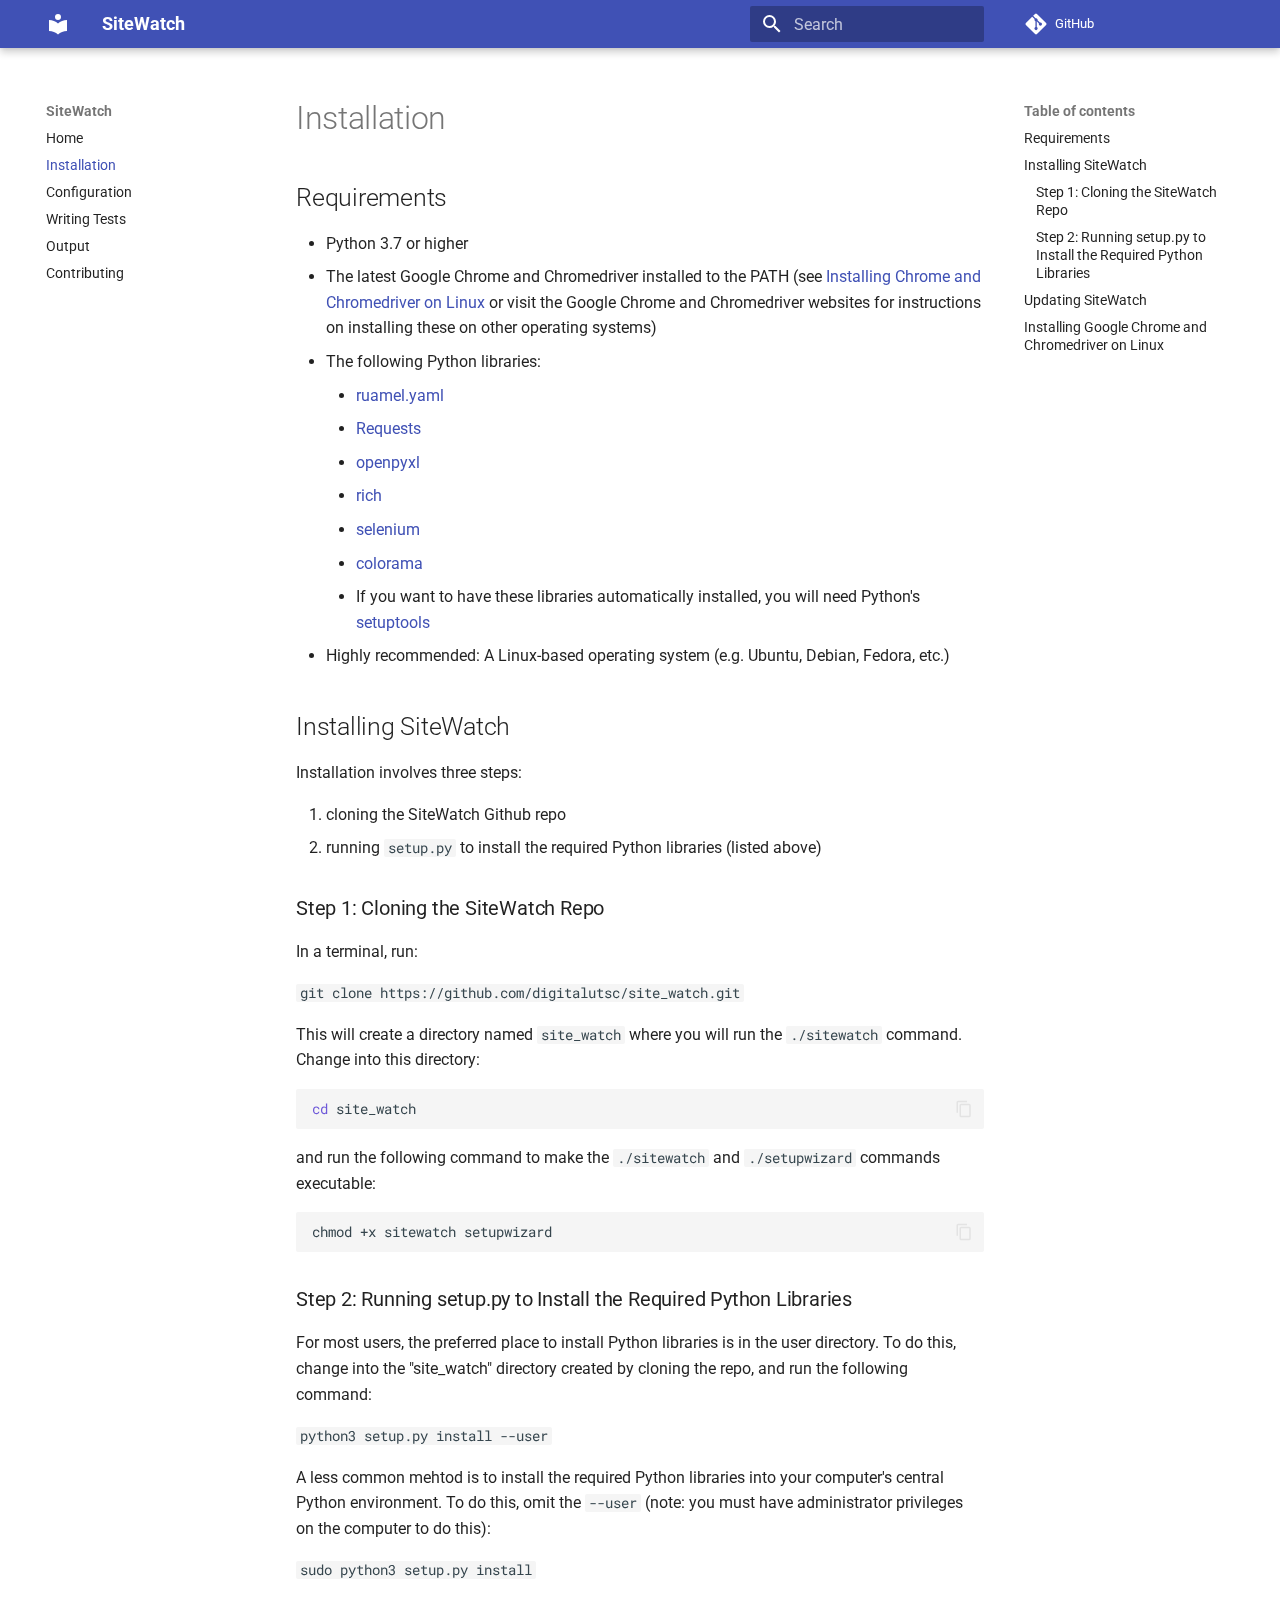
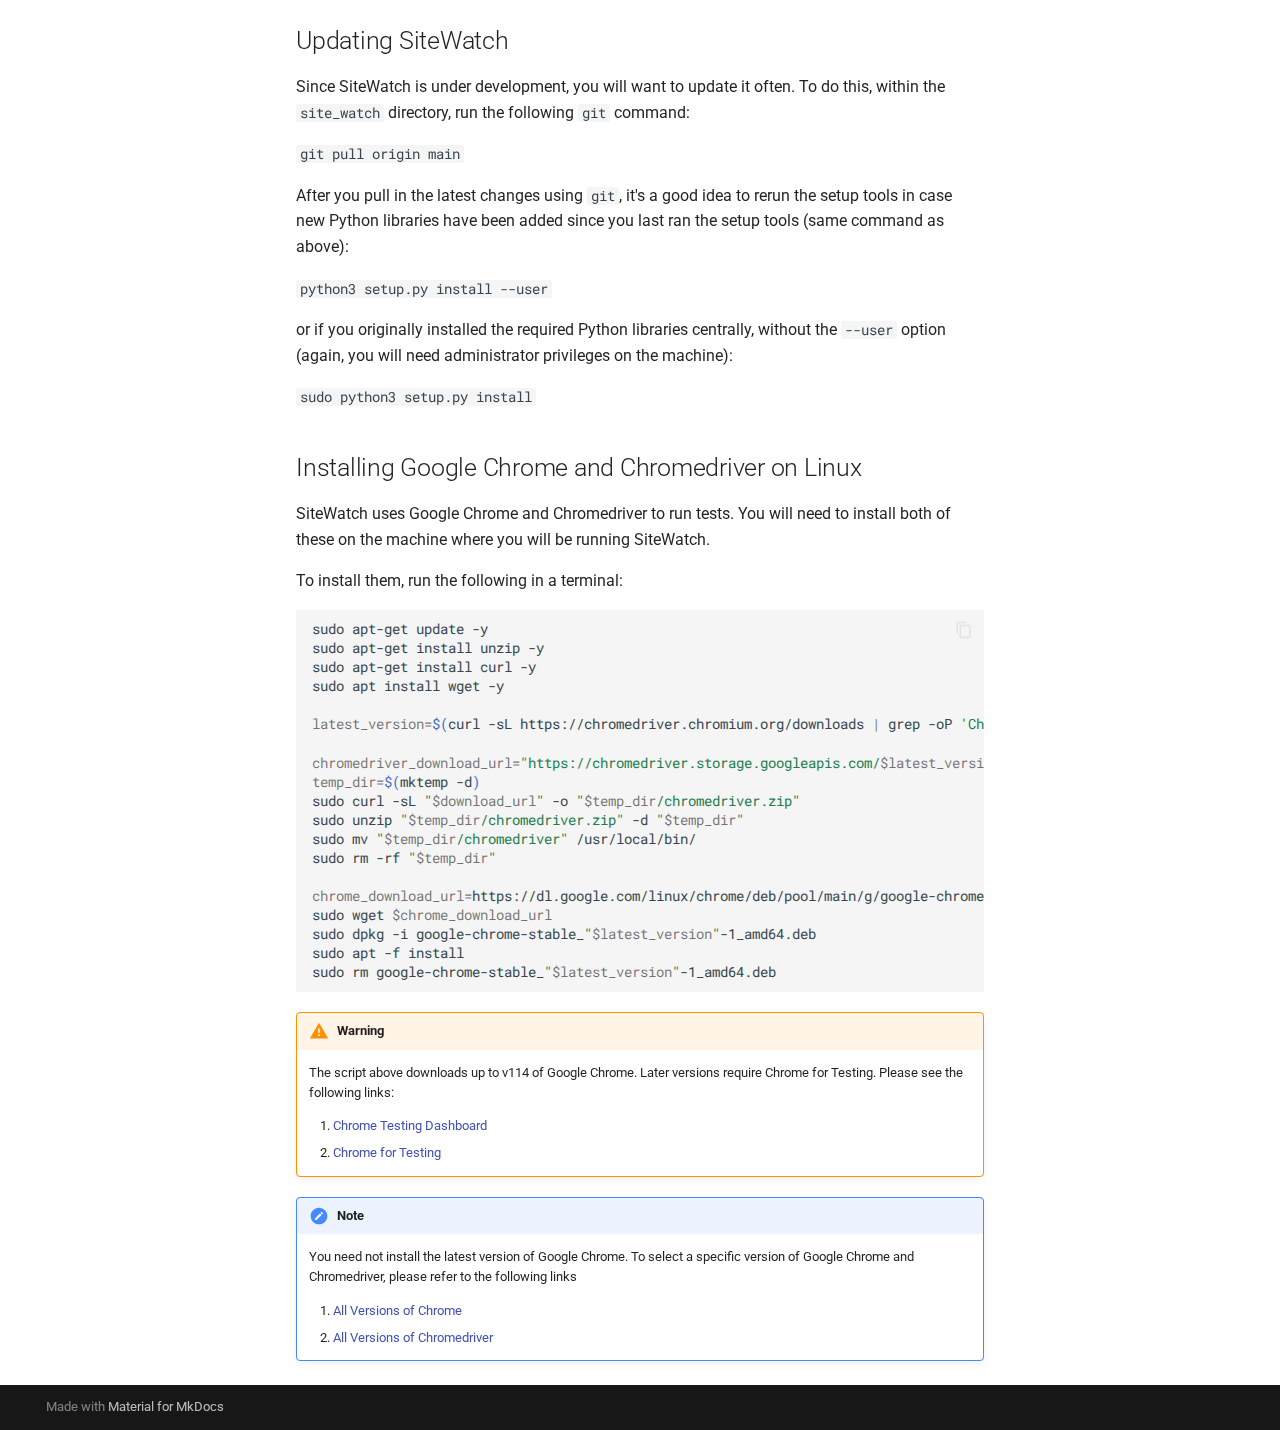
<file: installation/index.html>
<!doctype html>
<html lang="en" class="no-js">
  <head>
    
      <meta charset="utf-8">
      <meta name="viewport" content="width=device-width,initial-scale=1">
      
        <meta name="description" content="Documentation for SiteWatch">
      
      
      
      
        <link rel="prev" href="..">
      
      
        <link rel="next" href="../configuration/">
      
      <link rel="icon" href="../assets/images/favicon.png">
      <meta name="generator" content="mkdocs-1.5.1, mkdocs-material-9.1.21">
    
    
      
        <title>Installation - SiteWatch</title>
      
    
    
      <link rel="stylesheet" href="../assets/stylesheets/main.eebd395e.min.css">
      
      

    
    
    
      
        
        
        <link rel="preconnect" href="https://fonts.gstatic.com" crossorigin>
        <link rel="stylesheet" href="https://fonts.googleapis.com/css?family=Roboto:300,300i,400,400i,700,700i%7CRoboto+Mono:400,400i,700,700i&display=fallback">
        <style>:root{--md-text-font:"Roboto";--md-code-font:"Roboto Mono"}</style>
      
    
    
      <link rel="stylesheet" href="../css/extra.css">
    
    <script>__md_scope=new URL("..",location),__md_hash=e=>[...e].reduce((e,_)=>(e<<5)-e+_.charCodeAt(0),0),__md_get=(e,_=localStorage,t=__md_scope)=>JSON.parse(_.getItem(t.pathname+"."+e)),__md_set=(e,_,t=localStorage,a=__md_scope)=>{try{t.setItem(a.pathname+"."+e,JSON.stringify(_))}catch(e){}}</script>
    
      

    
    
    
  </head>
  
  
    <body dir="ltr">
  
    
    
      <script>var palette=__md_get("__palette");if(palette&&"object"==typeof palette.color)for(var key of Object.keys(palette.color))document.body.setAttribute("data-md-color-"+key,palette.color[key])</script>
    
    <input class="md-toggle" data-md-toggle="drawer" type="checkbox" id="__drawer" autocomplete="off">
    <input class="md-toggle" data-md-toggle="search" type="checkbox" id="__search" autocomplete="off">
    <label class="md-overlay" for="__drawer"></label>
    <div data-md-component="skip">
      
        
        <a href="#requirements" class="md-skip">
          Skip to content
        </a>
      
    </div>
    <div data-md-component="announce">
      
    </div>
    
    
      

  

<header class="md-header md-header--shadow" data-md-component="header">
  <nav class="md-header__inner md-grid" aria-label="Header">
    <a href=".." title="SiteWatch" class="md-header__button md-logo" aria-label="SiteWatch" data-md-component="logo">
      
  
  <svg xmlns="http://www.w3.org/2000/svg" viewBox="0 0 24 24"><path d="M12 8a3 3 0 0 0 3-3 3 3 0 0 0-3-3 3 3 0 0 0-3 3 3 3 0 0 0 3 3m0 3.54C9.64 9.35 6.5 8 3 8v11c3.5 0 6.64 1.35 9 3.54 2.36-2.19 5.5-3.54 9-3.54V8c-3.5 0-6.64 1.35-9 3.54Z"/></svg>

    </a>
    <label class="md-header__button md-icon" for="__drawer">
      <svg xmlns="http://www.w3.org/2000/svg" viewBox="0 0 24 24"><path d="M3 6h18v2H3V6m0 5h18v2H3v-2m0 5h18v2H3v-2Z"/></svg>
    </label>
    <div class="md-header__title" data-md-component="header-title">
      <div class="md-header__ellipsis">
        <div class="md-header__topic">
          <span class="md-ellipsis">
            SiteWatch
          </span>
        </div>
        <div class="md-header__topic" data-md-component="header-topic">
          <span class="md-ellipsis">
            
              Installation
            
          </span>
        </div>
      </div>
    </div>
    
    
    
      <label class="md-header__button md-icon" for="__search">
        <svg xmlns="http://www.w3.org/2000/svg" viewBox="0 0 24 24"><path d="M9.5 3A6.5 6.5 0 0 1 16 9.5c0 1.61-.59 3.09-1.56 4.23l.27.27h.79l5 5-1.5 1.5-5-5v-.79l-.27-.27A6.516 6.516 0 0 1 9.5 16 6.5 6.5 0 0 1 3 9.5 6.5 6.5 0 0 1 9.5 3m0 2C7 5 5 7 5 9.5S7 14 9.5 14 14 12 14 9.5 12 5 9.5 5Z"/></svg>
      </label>
      <div class="md-search" data-md-component="search" role="dialog">
  <label class="md-search__overlay" for="__search"></label>
  <div class="md-search__inner" role="search">
    <form class="md-search__form" name="search">
      <input type="text" class="md-search__input" name="query" aria-label="Search" placeholder="Search" autocapitalize="off" autocorrect="off" autocomplete="off" spellcheck="false" data-md-component="search-query" required>
      <label class="md-search__icon md-icon" for="__search">
        <svg xmlns="http://www.w3.org/2000/svg" viewBox="0 0 24 24"><path d="M9.5 3A6.5 6.5 0 0 1 16 9.5c0 1.61-.59 3.09-1.56 4.23l.27.27h.79l5 5-1.5 1.5-5-5v-.79l-.27-.27A6.516 6.516 0 0 1 9.5 16 6.5 6.5 0 0 1 3 9.5 6.5 6.5 0 0 1 9.5 3m0 2C7 5 5 7 5 9.5S7 14 9.5 14 14 12 14 9.5 12 5 9.5 5Z"/></svg>
        <svg xmlns="http://www.w3.org/2000/svg" viewBox="0 0 24 24"><path d="M20 11v2H8l5.5 5.5-1.42 1.42L4.16 12l7.92-7.92L13.5 5.5 8 11h12Z"/></svg>
      </label>
      <nav class="md-search__options" aria-label="Search">
        
        <button type="reset" class="md-search__icon md-icon" title="Clear" aria-label="Clear" tabindex="-1">
          <svg xmlns="http://www.w3.org/2000/svg" viewBox="0 0 24 24"><path d="M19 6.41 17.59 5 12 10.59 6.41 5 5 6.41 10.59 12 5 17.59 6.41 19 12 13.41 17.59 19 19 17.59 13.41 12 19 6.41Z"/></svg>
        </button>
      </nav>
      
    </form>
    <div class="md-search__output">
      <div class="md-search__scrollwrap" data-md-scrollfix>
        <div class="md-search-result" data-md-component="search-result">
          <div class="md-search-result__meta">
            Initializing search
          </div>
          <ol class="md-search-result__list" role="presentation"></ol>
        </div>
      </div>
    </div>
  </div>
</div>
    
    
      <div class="md-header__source">
        <a href="https://github.com/digitalutsc/site_watch/tree/gh-pages" title="Go to repository" class="md-source" data-md-component="source">
  <div class="md-source__icon md-icon">
    
    <svg xmlns="http://www.w3.org/2000/svg" viewBox="0 0 448 512"><!--! Font Awesome Free 6.4.0 by @fontawesome - https://fontawesome.com License - https://fontawesome.com/license/free (Icons: CC BY 4.0, Fonts: SIL OFL 1.1, Code: MIT License) Copyright 2023 Fonticons, Inc.--><path d="M439.55 236.05 244 40.45a28.87 28.87 0 0 0-40.81 0l-40.66 40.63 51.52 51.52c27.06-9.14 52.68 16.77 43.39 43.68l49.66 49.66c34.23-11.8 61.18 31 35.47 56.69-26.49 26.49-70.21-2.87-56-37.34L240.22 199v121.85c25.3 12.54 22.26 41.85 9.08 55a34.34 34.34 0 0 1-48.55 0c-17.57-17.6-11.07-46.91 11.25-56v-123c-20.8-8.51-24.6-30.74-18.64-45L142.57 101 8.45 235.14a28.86 28.86 0 0 0 0 40.81l195.61 195.6a28.86 28.86 0 0 0 40.8 0l194.69-194.69a28.86 28.86 0 0 0 0-40.81z"/></svg>
  </div>
  <div class="md-source__repository">
    GitHub
  </div>
</a>
      </div>
    
  </nav>
  
</header>
    
    <div class="md-container" data-md-component="container">
      
      
        
          
        
      
      <main class="md-main" data-md-component="main">
        <div class="md-main__inner md-grid">
          
            
              
              <div class="md-sidebar md-sidebar--primary" data-md-component="sidebar" data-md-type="navigation" >
                <div class="md-sidebar__scrollwrap">
                  <div class="md-sidebar__inner">
                    


<nav class="md-nav md-nav--primary" aria-label="Navigation" data-md-level="0">
  <label class="md-nav__title" for="__drawer">
    <a href=".." title="SiteWatch" class="md-nav__button md-logo" aria-label="SiteWatch" data-md-component="logo">
      
  
  <svg xmlns="http://www.w3.org/2000/svg" viewBox="0 0 24 24"><path d="M12 8a3 3 0 0 0 3-3 3 3 0 0 0-3-3 3 3 0 0 0-3 3 3 3 0 0 0 3 3m0 3.54C9.64 9.35 6.5 8 3 8v11c3.5 0 6.64 1.35 9 3.54 2.36-2.19 5.5-3.54 9-3.54V8c-3.5 0-6.64 1.35-9 3.54Z"/></svg>

    </a>
    SiteWatch
  </label>
  
    <div class="md-nav__source">
      <a href="https://github.com/digitalutsc/site_watch/tree/gh-pages" title="Go to repository" class="md-source" data-md-component="source">
  <div class="md-source__icon md-icon">
    
    <svg xmlns="http://www.w3.org/2000/svg" viewBox="0 0 448 512"><!--! Font Awesome Free 6.4.0 by @fontawesome - https://fontawesome.com License - https://fontawesome.com/license/free (Icons: CC BY 4.0, Fonts: SIL OFL 1.1, Code: MIT License) Copyright 2023 Fonticons, Inc.--><path d="M439.55 236.05 244 40.45a28.87 28.87 0 0 0-40.81 0l-40.66 40.63 51.52 51.52c27.06-9.14 52.68 16.77 43.39 43.68l49.66 49.66c34.23-11.8 61.18 31 35.47 56.69-26.49 26.49-70.21-2.87-56-37.34L240.22 199v121.85c25.3 12.54 22.26 41.85 9.08 55a34.34 34.34 0 0 1-48.55 0c-17.57-17.6-11.07-46.91 11.25-56v-123c-20.8-8.51-24.6-30.74-18.64-45L142.57 101 8.45 235.14a28.86 28.86 0 0 0 0 40.81l195.61 195.6a28.86 28.86 0 0 0 40.8 0l194.69-194.69a28.86 28.86 0 0 0 0-40.81z"/></svg>
  </div>
  <div class="md-source__repository">
    GitHub
  </div>
</a>
    </div>
  
  <ul class="md-nav__list" data-md-scrollfix>
    
      
      
      

  
  
  
    <li class="md-nav__item">
      <a href=".." class="md-nav__link">
        Home
      </a>
    </li>
  

    
      
      
      

  
  
    
  
  
    <li class="md-nav__item md-nav__item--active">
      
      <input class="md-nav__toggle md-toggle" type="checkbox" id="__toc">
      
      
      
        <label class="md-nav__link md-nav__link--active" for="__toc">
          Installation
          <span class="md-nav__icon md-icon"></span>
        </label>
      
      <a href="./" class="md-nav__link md-nav__link--active">
        Installation
      </a>
      
        

<nav class="md-nav md-nav--secondary" aria-label="Table of contents">
  
  
  
  
    <label class="md-nav__title" for="__toc">
      <span class="md-nav__icon md-icon"></span>
      Table of contents
    </label>
    <ul class="md-nav__list" data-md-component="toc" data-md-scrollfix>
      
        <li class="md-nav__item">
  <a href="#requirements" class="md-nav__link">
    Requirements
  </a>
  
</li>
      
        <li class="md-nav__item">
  <a href="#installing-sitewatch" class="md-nav__link">
    Installing SiteWatch
  </a>
  
    <nav class="md-nav" aria-label="Installing SiteWatch">
      <ul class="md-nav__list">
        
          <li class="md-nav__item">
  <a href="#step-1-cloning-the-sitewatch-repo" class="md-nav__link">
    Step 1: Cloning the SiteWatch Repo
  </a>
  
</li>
        
          <li class="md-nav__item">
  <a href="#step-2-running-setuppy-to-install-the-required-python-libraries" class="md-nav__link">
    Step 2: Running setup.py to Install the Required Python Libraries
  </a>
  
</li>
        
      </ul>
    </nav>
  
</li>
      
        <li class="md-nav__item">
  <a href="#updating-sitewatch" class="md-nav__link">
    Updating SiteWatch
  </a>
  
</li>
      
        <li class="md-nav__item">
  <a href="#installing-google-chrome-and-chromedriver-on-linux" class="md-nav__link">
    Installing Google Chrome and Chromedriver on Linux
  </a>
  
</li>
      
    </ul>
  
</nav>
      
    </li>
  

    
      
      
      

  
  
  
    <li class="md-nav__item">
      <a href="../configuration/" class="md-nav__link">
        Configuration
      </a>
    </li>
  

    
      
      
      

  
  
  
    <li class="md-nav__item">
      <a href="../writing-test-data/" class="md-nav__link">
        Writing Tests
      </a>
    </li>
  

    
      
      
      

  
  
  
    <li class="md-nav__item">
      <a href="../output/" class="md-nav__link">
        Output
      </a>
    </li>
  

    
      
      
      

  
  
  
    <li class="md-nav__item">
      <a href="../contributing/" class="md-nav__link">
        Contributing
      </a>
    </li>
  

    
  </ul>
</nav>
                  </div>
                </div>
              </div>
            
            
              
              <div class="md-sidebar md-sidebar--secondary" data-md-component="sidebar" data-md-type="toc" >
                <div class="md-sidebar__scrollwrap">
                  <div class="md-sidebar__inner">
                    

<nav class="md-nav md-nav--secondary" aria-label="Table of contents">
  
  
  
  
    <label class="md-nav__title" for="__toc">
      <span class="md-nav__icon md-icon"></span>
      Table of contents
    </label>
    <ul class="md-nav__list" data-md-component="toc" data-md-scrollfix>
      
        <li class="md-nav__item">
  <a href="#requirements" class="md-nav__link">
    Requirements
  </a>
  
</li>
      
        <li class="md-nav__item">
  <a href="#installing-sitewatch" class="md-nav__link">
    Installing SiteWatch
  </a>
  
    <nav class="md-nav" aria-label="Installing SiteWatch">
      <ul class="md-nav__list">
        
          <li class="md-nav__item">
  <a href="#step-1-cloning-the-sitewatch-repo" class="md-nav__link">
    Step 1: Cloning the SiteWatch Repo
  </a>
  
</li>
        
          <li class="md-nav__item">
  <a href="#step-2-running-setuppy-to-install-the-required-python-libraries" class="md-nav__link">
    Step 2: Running setup.py to Install the Required Python Libraries
  </a>
  
</li>
        
      </ul>
    </nav>
  
</li>
      
        <li class="md-nav__item">
  <a href="#updating-sitewatch" class="md-nav__link">
    Updating SiteWatch
  </a>
  
</li>
      
        <li class="md-nav__item">
  <a href="#installing-google-chrome-and-chromedriver-on-linux" class="md-nav__link">
    Installing Google Chrome and Chromedriver on Linux
  </a>
  
</li>
      
    </ul>
  
</nav>
                  </div>
                </div>
              </div>
            
          
          
            <div class="md-content" data-md-component="content">
              <article class="md-content__inner md-typeset">
                
                  

  
  


  <h1>Installation</h1>

<h2 id="requirements">Requirements<a class="headerlink" href="#requirements" title="Permanent link">&para;</a></h2>
<ul>
<li>Python 3.7 or higher</li>
<li>The latest Google Chrome and Chromedriver installed to the PATH (see <a href="#installing-chrome-and-chromedriver">Installing Chrome and Chromedriver on Linux</a> or visit the Google Chrome and Chromedriver websites for instructions on installing these on other operating systems)</li>
<li>The following Python libraries:<ul>
<li><a href="https://yaml.readthedocs.io/en/latest/index.html">ruamel.yaml</a></li>
<li><a href="https://2.python-requests.org/en/master/">Requests</a></li>
<li><a href="https://pypi.org/project/openpyxl/">openpyxl</a></li>
<li><a href="https://pypi.org/project/rich/">rich</a></li>
<li><a href="https://pypi.org/project/selenium/">selenium</a></li>
<li><a href="https://pypi.org/project/colorama/">colorama</a></li>
<li>If you want to have these libraries automatically installed, you will need Python's <a href="https://pypi.org/project/setuptools/">setuptools</a></li>
</ul>
</li>
<li>Highly recommended: A Linux-based operating system (e.g. Ubuntu, Debian, Fedora, etc.)</li>
</ul>
<h2 id="installing-sitewatch">Installing SiteWatch<a class="headerlink" href="#installing-sitewatch" title="Permanent link">&para;</a></h2>
<p>Installation involves three steps:</p>
<ol>
<li>cloning the SiteWatch Github repo</li>
<li>running <code>setup.py</code> to install the required Python libraries (listed above)</li>
</ol>
<h3 id="step-1-cloning-the-sitewatch-repo">Step 1: Cloning the SiteWatch Repo<a class="headerlink" href="#step-1-cloning-the-sitewatch-repo" title="Permanent link">&para;</a></h3>
<p>In a terminal, run:</p>
<p><code>git clone https://github.com/digitalutsc/site_watch.git</code></p>
<p>This will create a directory named <code>site_watch</code> where you will run the <code>./sitewatch</code> command. Change into this directory:
<div class="language-bash highlight"><pre><span></span><code><span id="__span-0-1"><a id="__codelineno-0-1" name="__codelineno-0-1" href="#__codelineno-0-1"></a><span class="nb">cd</span><span class="w"> </span>site_watch
</span></code></pre></div>
and run the following command to make the <code>./sitewatch</code> and <code>./setupwizard</code> commands executable:
<div class="language-bash highlight"><pre><span></span><code><span id="__span-1-1"><a id="__codelineno-1-1" name="__codelineno-1-1" href="#__codelineno-1-1"></a>chmod<span class="w"> </span>+x<span class="w"> </span>sitewatch<span class="w"> </span>setupwizard
</span></code></pre></div></p>
<h3 id="step-2-running-setuppy-to-install-the-required-python-libraries">Step 2: Running setup.py to Install the Required Python Libraries<a class="headerlink" href="#step-2-running-setuppy-to-install-the-required-python-libraries" title="Permanent link">&para;</a></h3>
<p>For most users, the preferred place to install Python libraries is in the user directory. To do this, change into the "site_watch" directory created by cloning the repo, and run the following command:</p>
<p><code>python3 setup.py install --user</code></p>
<p>A less common mehtod is to install the required Python libraries into your computer's central Python environment. To do this, omit the <code>--user</code> (note: you must have administrator privileges on the computer to do this):</p>
<p><code>sudo python3 setup.py install</code></p>
<h2 id="updating-sitewatch">Updating SiteWatch<a class="headerlink" href="#updating-sitewatch" title="Permanent link">&para;</a></h2>
<p>Since SiteWatch is under development, you will want to update it often. To do this, within the <code>site_watch</code> directory, run the following <code>git</code> command:</p>
<p><code>git pull origin main</code></p>
<p>After you pull in the latest changes using <code>git</code>, it's a good idea to rerun the setup tools in case new Python libraries have been added since you last ran the setup tools (same command as above):</p>
<p><code>python3 setup.py install --user</code></p>
<p>or if you originally installed the required Python libraries centrally, without the <code>--user</code> option (again, you will need administrator privileges on the machine):</p>
<p><code>sudo python3 setup.py install</code></p>
<h2 id="installing-google-chrome-and-chromedriver-on-linux">Installing Google Chrome and Chromedriver on Linux<a class="headerlink" href="#installing-google-chrome-and-chromedriver-on-linux" title="Permanent link">&para;</a></h2>
<p>SiteWatch uses Google Chrome and Chromedriver to run tests. You will need to install both of these on the machine where you will be running SiteWatch. </p>
<p>To install them, run the following in a terminal:</p>
<div class="language-bash highlight"><pre><span></span><code><span id="__span-2-1"><a id="__codelineno-2-1" name="__codelineno-2-1" href="#__codelineno-2-1"></a>sudo<span class="w"> </span>apt-get<span class="w"> </span>update<span class="w"> </span>-y
</span><span id="__span-2-2"><a id="__codelineno-2-2" name="__codelineno-2-2" href="#__codelineno-2-2"></a>sudo<span class="w"> </span>apt-get<span class="w"> </span>install<span class="w"> </span>unzip<span class="w"> </span>-y
</span><span id="__span-2-3"><a id="__codelineno-2-3" name="__codelineno-2-3" href="#__codelineno-2-3"></a>sudo<span class="w"> </span>apt-get<span class="w"> </span>install<span class="w"> </span>curl<span class="w"> </span>-y
</span><span id="__span-2-4"><a id="__codelineno-2-4" name="__codelineno-2-4" href="#__codelineno-2-4"></a>sudo<span class="w"> </span>apt<span class="w"> </span>install<span class="w"> </span>wget<span class="w"> </span>-y
</span><span id="__span-2-5"><a id="__codelineno-2-5" name="__codelineno-2-5" href="#__codelineno-2-5"></a>
</span><span id="__span-2-6"><a id="__codelineno-2-6" name="__codelineno-2-6" href="#__codelineno-2-6"></a><span class="nv">latest_version</span><span class="o">=</span><span class="k">$(</span>curl<span class="w"> </span>-sL<span class="w"> </span>https://chromedriver.chromium.org/downloads<span class="w"> </span><span class="p">|</span><span class="w"> </span>grep<span class="w"> </span>-oP<span class="w"> </span><span class="s1">&#39;ChromeDriver \K([0-9]+.[0-9]+.[0-9]+.[0-9]+)&#39;</span><span class="w"> </span><span class="p">|</span><span class="w"> </span>head<span class="w"> </span>-n<span class="w"> </span><span class="m">1</span><span class="k">)</span>
</span><span id="__span-2-7"><a id="__codelineno-2-7" name="__codelineno-2-7" href="#__codelineno-2-7"></a>
</span><span id="__span-2-8"><a id="__codelineno-2-8" name="__codelineno-2-8" href="#__codelineno-2-8"></a><span class="nv">chromedriver_download_url</span><span class="o">=</span><span class="s2">&quot;https://chromedriver.storage.googleapis.com/</span><span class="nv">$latest_version</span><span class="s2">/chromedriver_linux64.zip&quot;</span>
</span><span id="__span-2-9"><a id="__codelineno-2-9" name="__codelineno-2-9" href="#__codelineno-2-9"></a><span class="nv">temp_dir</span><span class="o">=</span><span class="k">$(</span>mktemp<span class="w"> </span>-d<span class="k">)</span>
</span><span id="__span-2-10"><a id="__codelineno-2-10" name="__codelineno-2-10" href="#__codelineno-2-10"></a>sudo<span class="w"> </span>curl<span class="w"> </span>-sL<span class="w"> </span><span class="s2">&quot;</span><span class="nv">$download_url</span><span class="s2">&quot;</span><span class="w"> </span>-o<span class="w"> </span><span class="s2">&quot;</span><span class="nv">$temp_dir</span><span class="s2">/chromedriver.zip&quot;</span>
</span><span id="__span-2-11"><a id="__codelineno-2-11" name="__codelineno-2-11" href="#__codelineno-2-11"></a>sudo<span class="w"> </span>unzip<span class="w"> </span><span class="s2">&quot;</span><span class="nv">$temp_dir</span><span class="s2">/chromedriver.zip&quot;</span><span class="w"> </span>-d<span class="w"> </span><span class="s2">&quot;</span><span class="nv">$temp_dir</span><span class="s2">&quot;</span>
</span><span id="__span-2-12"><a id="__codelineno-2-12" name="__codelineno-2-12" href="#__codelineno-2-12"></a>sudo<span class="w"> </span>mv<span class="w"> </span><span class="s2">&quot;</span><span class="nv">$temp_dir</span><span class="s2">/chromedriver&quot;</span><span class="w"> </span>/usr/local/bin/
</span><span id="__span-2-13"><a id="__codelineno-2-13" name="__codelineno-2-13" href="#__codelineno-2-13"></a>sudo<span class="w"> </span>rm<span class="w"> </span>-rf<span class="w"> </span><span class="s2">&quot;</span><span class="nv">$temp_dir</span><span class="s2">&quot;</span>
</span><span id="__span-2-14"><a id="__codelineno-2-14" name="__codelineno-2-14" href="#__codelineno-2-14"></a>
</span><span id="__span-2-15"><a id="__codelineno-2-15" name="__codelineno-2-15" href="#__codelineno-2-15"></a><span class="nv">chrome_download_url</span><span class="o">=</span>https://dl.google.com/linux/chrome/deb/pool/main/g/google-chrome-stable/google-chrome-stable_<span class="s2">&quot;</span><span class="nv">$latest_version</span><span class="s2">&quot;</span>-1_amd64.deb
</span><span id="__span-2-16"><a id="__codelineno-2-16" name="__codelineno-2-16" href="#__codelineno-2-16"></a>sudo<span class="w"> </span>wget<span class="w"> </span><span class="nv">$chrome_download_url</span>
</span><span id="__span-2-17"><a id="__codelineno-2-17" name="__codelineno-2-17" href="#__codelineno-2-17"></a>sudo<span class="w"> </span>dpkg<span class="w"> </span>-i<span class="w"> </span>google-chrome-stable_<span class="s2">&quot;</span><span class="nv">$latest_version</span><span class="s2">&quot;</span>-1_amd64.deb
</span><span id="__span-2-18"><a id="__codelineno-2-18" name="__codelineno-2-18" href="#__codelineno-2-18"></a>sudo<span class="w"> </span>apt<span class="w"> </span>-f<span class="w"> </span>install
</span><span id="__span-2-19"><a id="__codelineno-2-19" name="__codelineno-2-19" href="#__codelineno-2-19"></a>sudo<span class="w"> </span>rm<span class="w"> </span>google-chrome-stable_<span class="s2">&quot;</span><span class="nv">$latest_version</span><span class="s2">&quot;</span>-1_amd64.deb
</span></code></pre></div>
<div class="admonition warning">
<p class="admonition-title">Warning</p>
<p>The script above downloads up to v114 of Google Chrome. Later versions require Chrome for Testing. Please see the following links:</p>
<ol>
<li><a href="https://googlechromelabs.github.io/chrome-for-testing/">Chrome Testing Dashboard</a></li>
<li><a href="reliable downloads for browser automation https://developer.chrome.com/blog/chrome-for-testing/#versioned-browser-binaries">Chrome for Testing</a></li>
</ol>
</div>
<div class="admonition note">
<p class="admonition-title">Note</p>
<p>You need not install the latest version of Google Chrome. To select a specific version of Google Chrome and Chromedriver, please refer to the following links</p>
<ol>
<li><a href="https://chromedriver.storage.googleapis.com/index.html">All Versions of Chrome</a></li>
<li><a href="https://chromedriver.chromium.org/downloads">All Versions of Chromedriver</a></li>
</ol>
</div>





                
              </article>
            </div>
          
          
        </div>
        
      </main>
      
        <footer class="md-footer">
  
  <div class="md-footer-meta md-typeset">
    <div class="md-footer-meta__inner md-grid">
      <div class="md-copyright">
  
  
    Made with
    <a href="https://squidfunk.github.io/mkdocs-material/" target="_blank" rel="noopener">
      Material for MkDocs
    </a>
  
</div>
      
    </div>
  </div>
</footer>
      
    </div>
    <div class="md-dialog" data-md-component="dialog">
      <div class="md-dialog__inner md-typeset"></div>
    </div>
    
    <script id="__config" type="application/json">{"base": "..", "features": ["content.code.copy", "content.code.select", "content.code.annotate", "content.code.annotate", "meta.author"], "search": "../assets/javascripts/workers/search.74e28a9f.min.js", "translations": {"clipboard.copied": "Copied to clipboard", "clipboard.copy": "Copy to clipboard", "search.result.more.one": "1 more on this page", "search.result.more.other": "# more on this page", "search.result.none": "No matching documents", "search.result.one": "1 matching document", "search.result.other": "# matching documents", "search.result.placeholder": "Type to start searching", "search.result.term.missing": "Missing", "select.version": "Select version"}}</script>
    
    
      <script src="../assets/javascripts/bundle.220ee61c.min.js"></script>
      
    
  </body>
</html>
</file>
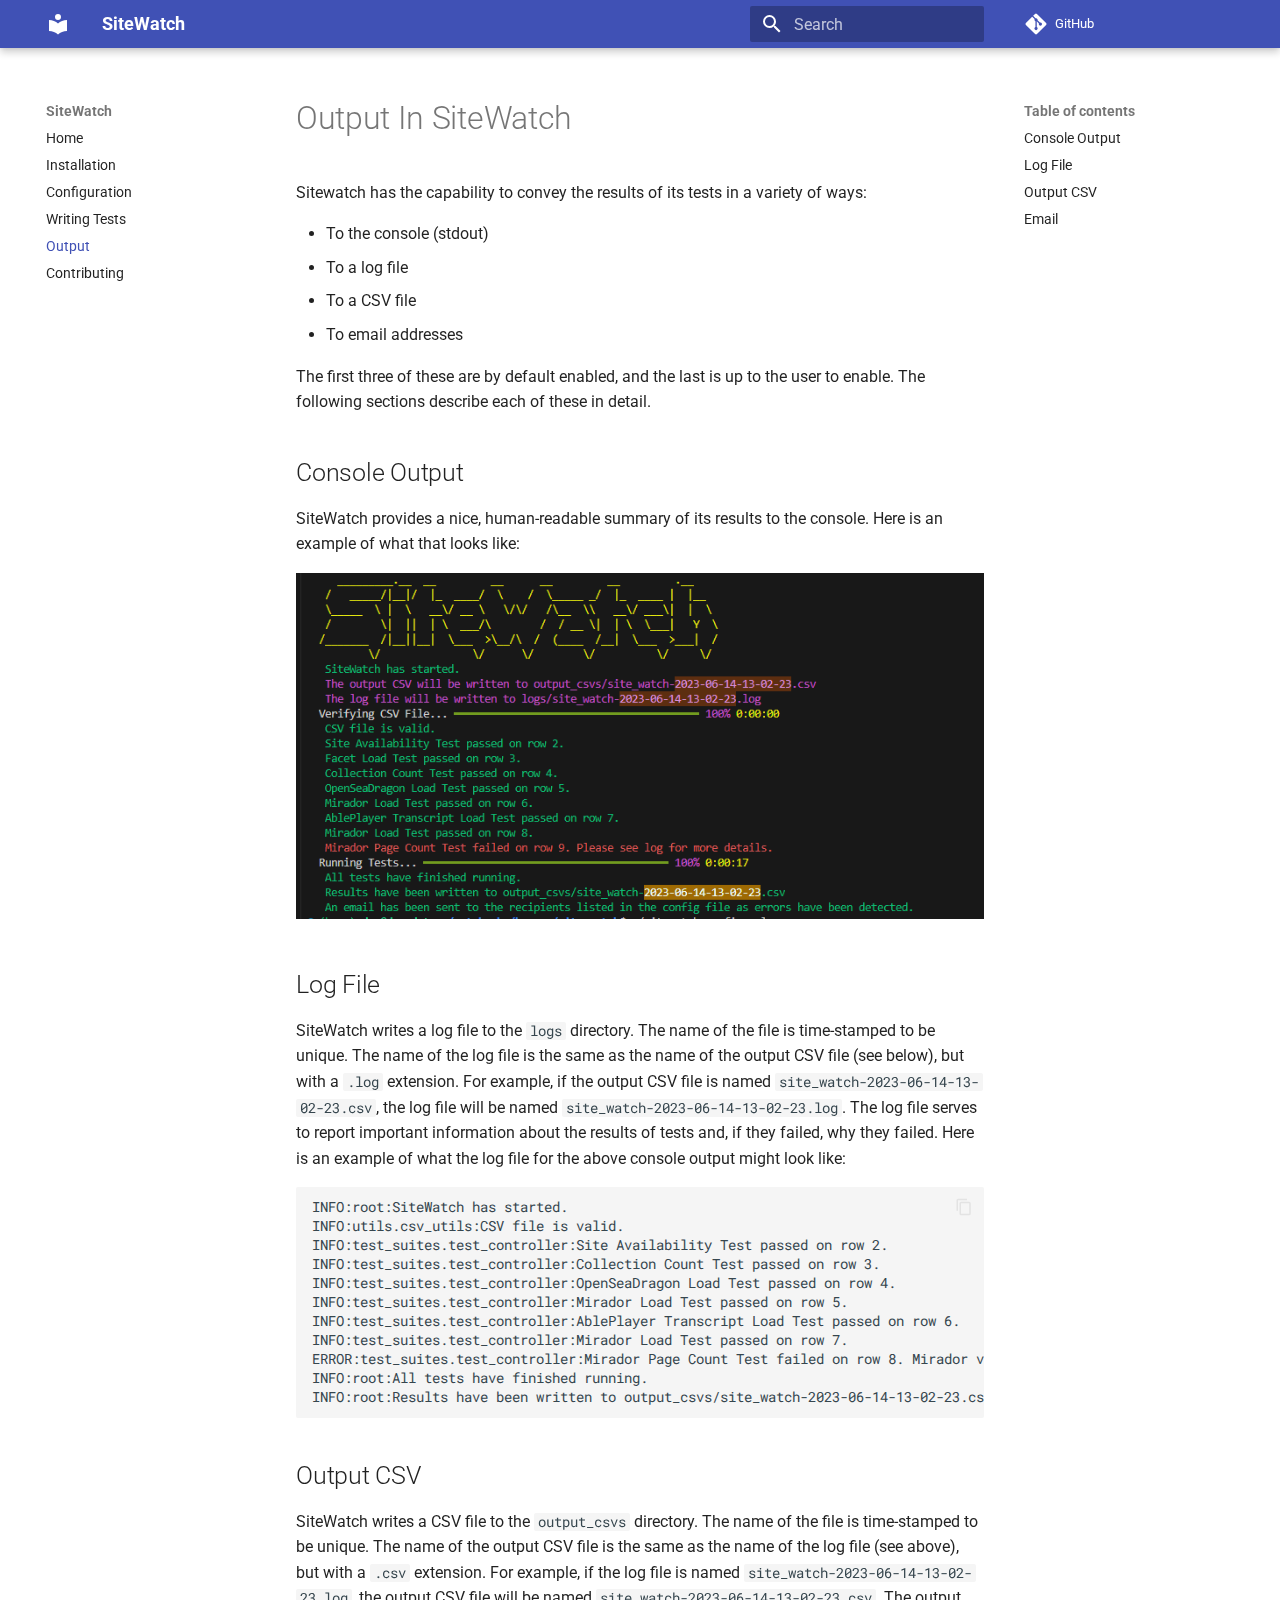
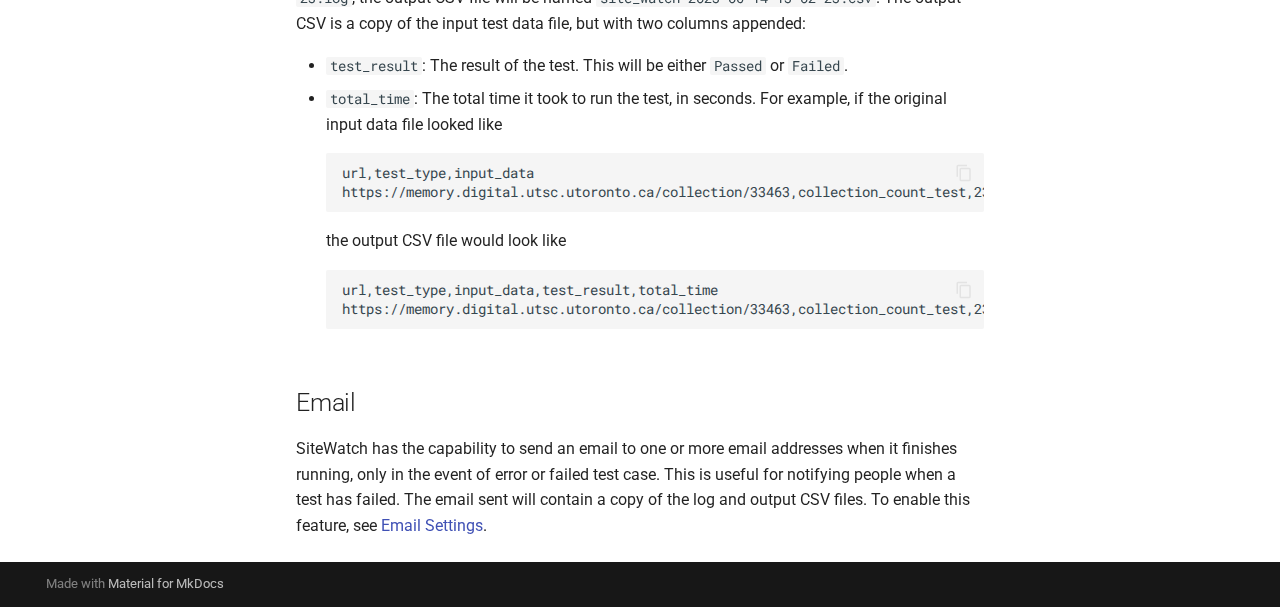
<file: output/index.html>
<!doctype html>
<html lang="en" class="no-js">
  <head>
    
      <meta charset="utf-8">
      <meta name="viewport" content="width=device-width,initial-scale=1">
      
        <meta name="description" content="Documentation for SiteWatch">
      
      
      
      
        <link rel="prev" href="../writing-test-data/">
      
      
        <link rel="next" href="../contributing/">
      
      <link rel="icon" href="../assets/images/favicon.png">
      <meta name="generator" content="mkdocs-1.5.1, mkdocs-material-9.1.21">
    
    
      
        <title>Output - SiteWatch</title>
      
    
    
      <link rel="stylesheet" href="../assets/stylesheets/main.eebd395e.min.css">
      
      

    
    
    
      
        
        
        <link rel="preconnect" href="https://fonts.gstatic.com" crossorigin>
        <link rel="stylesheet" href="https://fonts.googleapis.com/css?family=Roboto:300,300i,400,400i,700,700i%7CRoboto+Mono:400,400i,700,700i&display=fallback">
        <style>:root{--md-text-font:"Roboto";--md-code-font:"Roboto Mono"}</style>
      
    
    
      <link rel="stylesheet" href="../css/extra.css">
    
    <script>__md_scope=new URL("..",location),__md_hash=e=>[...e].reduce((e,_)=>(e<<5)-e+_.charCodeAt(0),0),__md_get=(e,_=localStorage,t=__md_scope)=>JSON.parse(_.getItem(t.pathname+"."+e)),__md_set=(e,_,t=localStorage,a=__md_scope)=>{try{t.setItem(a.pathname+"."+e,JSON.stringify(_))}catch(e){}}</script>
    
      

    
    
    
  </head>
  
  
    <body dir="ltr">
  
    
    
      <script>var palette=__md_get("__palette");if(palette&&"object"==typeof palette.color)for(var key of Object.keys(palette.color))document.body.setAttribute("data-md-color-"+key,palette.color[key])</script>
    
    <input class="md-toggle" data-md-toggle="drawer" type="checkbox" id="__drawer" autocomplete="off">
    <input class="md-toggle" data-md-toggle="search" type="checkbox" id="__search" autocomplete="off">
    <label class="md-overlay" for="__drawer"></label>
    <div data-md-component="skip">
      
        
        <a href="#output-in-sitewatch" class="md-skip">
          Skip to content
        </a>
      
    </div>
    <div data-md-component="announce">
      
    </div>
    
    
      

  

<header class="md-header md-header--shadow" data-md-component="header">
  <nav class="md-header__inner md-grid" aria-label="Header">
    <a href=".." title="SiteWatch" class="md-header__button md-logo" aria-label="SiteWatch" data-md-component="logo">
      
  
  <svg xmlns="http://www.w3.org/2000/svg" viewBox="0 0 24 24"><path d="M12 8a3 3 0 0 0 3-3 3 3 0 0 0-3-3 3 3 0 0 0-3 3 3 3 0 0 0 3 3m0 3.54C9.64 9.35 6.5 8 3 8v11c3.5 0 6.64 1.35 9 3.54 2.36-2.19 5.5-3.54 9-3.54V8c-3.5 0-6.64 1.35-9 3.54Z"/></svg>

    </a>
    <label class="md-header__button md-icon" for="__drawer">
      <svg xmlns="http://www.w3.org/2000/svg" viewBox="0 0 24 24"><path d="M3 6h18v2H3V6m0 5h18v2H3v-2m0 5h18v2H3v-2Z"/></svg>
    </label>
    <div class="md-header__title" data-md-component="header-title">
      <div class="md-header__ellipsis">
        <div class="md-header__topic">
          <span class="md-ellipsis">
            SiteWatch
          </span>
        </div>
        <div class="md-header__topic" data-md-component="header-topic">
          <span class="md-ellipsis">
            
              Output
            
          </span>
        </div>
      </div>
    </div>
    
    
    
      <label class="md-header__button md-icon" for="__search">
        <svg xmlns="http://www.w3.org/2000/svg" viewBox="0 0 24 24"><path d="M9.5 3A6.5 6.5 0 0 1 16 9.5c0 1.61-.59 3.09-1.56 4.23l.27.27h.79l5 5-1.5 1.5-5-5v-.79l-.27-.27A6.516 6.516 0 0 1 9.5 16 6.5 6.5 0 0 1 3 9.5 6.5 6.5 0 0 1 9.5 3m0 2C7 5 5 7 5 9.5S7 14 9.5 14 14 12 14 9.5 12 5 9.5 5Z"/></svg>
      </label>
      <div class="md-search" data-md-component="search" role="dialog">
  <label class="md-search__overlay" for="__search"></label>
  <div class="md-search__inner" role="search">
    <form class="md-search__form" name="search">
      <input type="text" class="md-search__input" name="query" aria-label="Search" placeholder="Search" autocapitalize="off" autocorrect="off" autocomplete="off" spellcheck="false" data-md-component="search-query" required>
      <label class="md-search__icon md-icon" for="__search">
        <svg xmlns="http://www.w3.org/2000/svg" viewBox="0 0 24 24"><path d="M9.5 3A6.5 6.5 0 0 1 16 9.5c0 1.61-.59 3.09-1.56 4.23l.27.27h.79l5 5-1.5 1.5-5-5v-.79l-.27-.27A6.516 6.516 0 0 1 9.5 16 6.5 6.5 0 0 1 3 9.5 6.5 6.5 0 0 1 9.5 3m0 2C7 5 5 7 5 9.5S7 14 9.5 14 14 12 14 9.5 12 5 9.5 5Z"/></svg>
        <svg xmlns="http://www.w3.org/2000/svg" viewBox="0 0 24 24"><path d="M20 11v2H8l5.5 5.5-1.42 1.42L4.16 12l7.92-7.92L13.5 5.5 8 11h12Z"/></svg>
      </label>
      <nav class="md-search__options" aria-label="Search">
        
        <button type="reset" class="md-search__icon md-icon" title="Clear" aria-label="Clear" tabindex="-1">
          <svg xmlns="http://www.w3.org/2000/svg" viewBox="0 0 24 24"><path d="M19 6.41 17.59 5 12 10.59 6.41 5 5 6.41 10.59 12 5 17.59 6.41 19 12 13.41 17.59 19 19 17.59 13.41 12 19 6.41Z"/></svg>
        </button>
      </nav>
      
    </form>
    <div class="md-search__output">
      <div class="md-search__scrollwrap" data-md-scrollfix>
        <div class="md-search-result" data-md-component="search-result">
          <div class="md-search-result__meta">
            Initializing search
          </div>
          <ol class="md-search-result__list" role="presentation"></ol>
        </div>
      </div>
    </div>
  </div>
</div>
    
    
      <div class="md-header__source">
        <a href="https://github.com/digitalutsc/site_watch/tree/gh-pages" title="Go to repository" class="md-source" data-md-component="source">
  <div class="md-source__icon md-icon">
    
    <svg xmlns="http://www.w3.org/2000/svg" viewBox="0 0 448 512"><!--! Font Awesome Free 6.4.0 by @fontawesome - https://fontawesome.com License - https://fontawesome.com/license/free (Icons: CC BY 4.0, Fonts: SIL OFL 1.1, Code: MIT License) Copyright 2023 Fonticons, Inc.--><path d="M439.55 236.05 244 40.45a28.87 28.87 0 0 0-40.81 0l-40.66 40.63 51.52 51.52c27.06-9.14 52.68 16.77 43.39 43.68l49.66 49.66c34.23-11.8 61.18 31 35.47 56.69-26.49 26.49-70.21-2.87-56-37.34L240.22 199v121.85c25.3 12.54 22.26 41.85 9.08 55a34.34 34.34 0 0 1-48.55 0c-17.57-17.6-11.07-46.91 11.25-56v-123c-20.8-8.51-24.6-30.74-18.64-45L142.57 101 8.45 235.14a28.86 28.86 0 0 0 0 40.81l195.61 195.6a28.86 28.86 0 0 0 40.8 0l194.69-194.69a28.86 28.86 0 0 0 0-40.81z"/></svg>
  </div>
  <div class="md-source__repository">
    GitHub
  </div>
</a>
      </div>
    
  </nav>
  
</header>
    
    <div class="md-container" data-md-component="container">
      
      
        
          
        
      
      <main class="md-main" data-md-component="main">
        <div class="md-main__inner md-grid">
          
            
              
              <div class="md-sidebar md-sidebar--primary" data-md-component="sidebar" data-md-type="navigation" >
                <div class="md-sidebar__scrollwrap">
                  <div class="md-sidebar__inner">
                    


<nav class="md-nav md-nav--primary" aria-label="Navigation" data-md-level="0">
  <label class="md-nav__title" for="__drawer">
    <a href=".." title="SiteWatch" class="md-nav__button md-logo" aria-label="SiteWatch" data-md-component="logo">
      
  
  <svg xmlns="http://www.w3.org/2000/svg" viewBox="0 0 24 24"><path d="M12 8a3 3 0 0 0 3-3 3 3 0 0 0-3-3 3 3 0 0 0-3 3 3 3 0 0 0 3 3m0 3.54C9.64 9.35 6.5 8 3 8v11c3.5 0 6.64 1.35 9 3.54 2.36-2.19 5.5-3.54 9-3.54V8c-3.5 0-6.64 1.35-9 3.54Z"/></svg>

    </a>
    SiteWatch
  </label>
  
    <div class="md-nav__source">
      <a href="https://github.com/digitalutsc/site_watch/tree/gh-pages" title="Go to repository" class="md-source" data-md-component="source">
  <div class="md-source__icon md-icon">
    
    <svg xmlns="http://www.w3.org/2000/svg" viewBox="0 0 448 512"><!--! Font Awesome Free 6.4.0 by @fontawesome - https://fontawesome.com License - https://fontawesome.com/license/free (Icons: CC BY 4.0, Fonts: SIL OFL 1.1, Code: MIT License) Copyright 2023 Fonticons, Inc.--><path d="M439.55 236.05 244 40.45a28.87 28.87 0 0 0-40.81 0l-40.66 40.63 51.52 51.52c27.06-9.14 52.68 16.77 43.39 43.68l49.66 49.66c34.23-11.8 61.18 31 35.47 56.69-26.49 26.49-70.21-2.87-56-37.34L240.22 199v121.85c25.3 12.54 22.26 41.85 9.08 55a34.34 34.34 0 0 1-48.55 0c-17.57-17.6-11.07-46.91 11.25-56v-123c-20.8-8.51-24.6-30.74-18.64-45L142.57 101 8.45 235.14a28.86 28.86 0 0 0 0 40.81l195.61 195.6a28.86 28.86 0 0 0 40.8 0l194.69-194.69a28.86 28.86 0 0 0 0-40.81z"/></svg>
  </div>
  <div class="md-source__repository">
    GitHub
  </div>
</a>
    </div>
  
  <ul class="md-nav__list" data-md-scrollfix>
    
      
      
      

  
  
  
    <li class="md-nav__item">
      <a href=".." class="md-nav__link">
        Home
      </a>
    </li>
  

    
      
      
      

  
  
  
    <li class="md-nav__item">
      <a href="../installation/" class="md-nav__link">
        Installation
      </a>
    </li>
  

    
      
      
      

  
  
  
    <li class="md-nav__item">
      <a href="../configuration/" class="md-nav__link">
        Configuration
      </a>
    </li>
  

    
      
      
      

  
  
  
    <li class="md-nav__item">
      <a href="../writing-test-data/" class="md-nav__link">
        Writing Tests
      </a>
    </li>
  

    
      
      
      

  
  
    
  
  
    <li class="md-nav__item md-nav__item--active">
      
      <input class="md-nav__toggle md-toggle" type="checkbox" id="__toc">
      
      
        
      
      
        <label class="md-nav__link md-nav__link--active" for="__toc">
          Output
          <span class="md-nav__icon md-icon"></span>
        </label>
      
      <a href="./" class="md-nav__link md-nav__link--active">
        Output
      </a>
      
        

<nav class="md-nav md-nav--secondary" aria-label="Table of contents">
  
  
  
    
  
  
    <label class="md-nav__title" for="__toc">
      <span class="md-nav__icon md-icon"></span>
      Table of contents
    </label>
    <ul class="md-nav__list" data-md-component="toc" data-md-scrollfix>
      
        <li class="md-nav__item">
  <a href="#console-output" class="md-nav__link">
    Console Output
  </a>
  
</li>
      
        <li class="md-nav__item">
  <a href="#log-file" class="md-nav__link">
    Log File
  </a>
  
</li>
      
        <li class="md-nav__item">
  <a href="#output-csv" class="md-nav__link">
    Output CSV
  </a>
  
</li>
      
        <li class="md-nav__item">
  <a href="#email" class="md-nav__link">
    Email
  </a>
  
</li>
      
    </ul>
  
</nav>
      
    </li>
  

    
      
      
      

  
  
  
    <li class="md-nav__item">
      <a href="../contributing/" class="md-nav__link">
        Contributing
      </a>
    </li>
  

    
  </ul>
</nav>
                  </div>
                </div>
              </div>
            
            
              
              <div class="md-sidebar md-sidebar--secondary" data-md-component="sidebar" data-md-type="toc" >
                <div class="md-sidebar__scrollwrap">
                  <div class="md-sidebar__inner">
                    

<nav class="md-nav md-nav--secondary" aria-label="Table of contents">
  
  
  
    
  
  
    <label class="md-nav__title" for="__toc">
      <span class="md-nav__icon md-icon"></span>
      Table of contents
    </label>
    <ul class="md-nav__list" data-md-component="toc" data-md-scrollfix>
      
        <li class="md-nav__item">
  <a href="#console-output" class="md-nav__link">
    Console Output
  </a>
  
</li>
      
        <li class="md-nav__item">
  <a href="#log-file" class="md-nav__link">
    Log File
  </a>
  
</li>
      
        <li class="md-nav__item">
  <a href="#output-csv" class="md-nav__link">
    Output CSV
  </a>
  
</li>
      
        <li class="md-nav__item">
  <a href="#email" class="md-nav__link">
    Email
  </a>
  
</li>
      
    </ul>
  
</nav>
                  </div>
                </div>
              </div>
            
          
          
            <div class="md-content" data-md-component="content">
              <article class="md-content__inner md-typeset">
                
                  

  
  


<h1 id="output-in-sitewatch">Output In SiteWatch<a class="headerlink" href="#output-in-sitewatch" title="Permanent link">&para;</a></h1>
<p>Sitewatch has the capability to convey the results of its tests in a variety of ways:</p>
<ul>
<li>To the console (stdout)</li>
<li>To a log file</li>
<li>To a CSV file</li>
<li>To email addresses</li>
</ul>
<p>The first three of these are by default enabled, and the last is up to the user to enable. The following sections describe each of these in detail.</p>
<h2 id="console-output">Console Output<a class="headerlink" href="#console-output" title="Permanent link">&para;</a></h2>
<p>SiteWatch provides a nice, human-readable summary of its results to the console. Here is an example of what that looks like:</p>
<p><img alt="SiteWatch console output" src="../assets/console_output.png" /></p>
<h2 id="log-file">Log File<a class="headerlink" href="#log-file" title="Permanent link">&para;</a></h2>
<p>SiteWatch writes a log file to the <code>logs</code> directory. The name of the file is time-stamped to be unique. The name of the log file is the same as the name of the output CSV file (see below), but with a <code>.log</code> extension. For example, if the output CSV file is named <code>site_watch-2023-06-14-13-02-23.csv</code>, the log file will be named <code>site_watch-2023-06-14-13-02-23.log</code>. The log file serves to report important information about the results of tests and, if they failed, why they failed. Here is an example of what the log file for the above console output might look like:
<div class="language-text highlight"><pre><span></span><code><span id="__span-0-1"><a id="__codelineno-0-1" name="__codelineno-0-1" href="#__codelineno-0-1"></a>INFO:root:SiteWatch has started.
</span><span id="__span-0-2"><a id="__codelineno-0-2" name="__codelineno-0-2" href="#__codelineno-0-2"></a>INFO:utils.csv_utils:CSV file is valid.
</span><span id="__span-0-3"><a id="__codelineno-0-3" name="__codelineno-0-3" href="#__codelineno-0-3"></a>INFO:test_suites.test_controller:Site Availability Test passed on row 2.
</span><span id="__span-0-4"><a id="__codelineno-0-4" name="__codelineno-0-4" href="#__codelineno-0-4"></a>INFO:test_suites.test_controller:Collection Count Test passed on row 3.
</span><span id="__span-0-5"><a id="__codelineno-0-5" name="__codelineno-0-5" href="#__codelineno-0-5"></a>INFO:test_suites.test_controller:OpenSeaDragon Load Test passed on row 4.
</span><span id="__span-0-6"><a id="__codelineno-0-6" name="__codelineno-0-6" href="#__codelineno-0-6"></a>INFO:test_suites.test_controller:Mirador Load Test passed on row 5.
</span><span id="__span-0-7"><a id="__codelineno-0-7" name="__codelineno-0-7" href="#__codelineno-0-7"></a>INFO:test_suites.test_controller:AblePlayer Transcript Load Test passed on row 6.
</span><span id="__span-0-8"><a id="__codelineno-0-8" name="__codelineno-0-8" href="#__codelineno-0-8"></a>INFO:test_suites.test_controller:Mirador Load Test passed on row 7.
</span><span id="__span-0-9"><a id="__codelineno-0-9" name="__codelineno-0-9" href="#__codelineno-0-9"></a>ERROR:test_suites.test_controller:Mirador Page Count Test failed on row 8. Mirador viewer does not have the expected number of thumbnails. Expected 1032, got 1034.
</span><span id="__span-0-10"><a id="__codelineno-0-10" name="__codelineno-0-10" href="#__codelineno-0-10"></a>INFO:root:All tests have finished running.
</span><span id="__span-0-11"><a id="__codelineno-0-11" name="__codelineno-0-11" href="#__codelineno-0-11"></a>INFO:root:Results have been written to output_csvs/site_watch-2023-06-14-13-02-23.csv
</span></code></pre></div></p>
<h2 id="output-csv">Output CSV<a class="headerlink" href="#output-csv" title="Permanent link">&para;</a></h2>
<p>SiteWatch writes a CSV file to the <code>output_csvs</code> directory. The name of the file is time-stamped to be unique. The name of the output CSV file is the same as the name of the log file (see above), but with a <code>.csv</code> extension. For example, if the log file is named <code>site_watch-2023-06-14-13-02-23.log</code>, the output CSV file will be named <code>site_watch-2023-06-14-13-02-23.csv</code>. The output CSV is a copy of the input test data file, but with two columns appended:</p>
<ul>
<li><code>test_result</code>: The result of the test. This will be either <code>Passed</code> or <code>Failed</code>.</li>
<li><code>total_time</code>: The total time it took to run the test, in seconds.
For example, if the original input data file looked like
<div class="language-text highlight"><pre><span></span><code><span id="__span-1-1"><a id="__codelineno-1-1" name="__codelineno-1-1" href="#__codelineno-1-1"></a>url,test_type,input_data
</span><span id="__span-1-2"><a id="__codelineno-1-2" name="__codelineno-1-2" href="#__codelineno-1-2"></a>https://memory.digital.utsc.utoronto.ca/collection/33463,collection_count_test,23591
</span></code></pre></div>
the output CSV file would look like
<div class="language-text highlight"><pre><span></span><code><span id="__span-2-1"><a id="__codelineno-2-1" name="__codelineno-2-1" href="#__codelineno-2-1"></a>url,test_type,input_data,test_result,total_time
</span><span id="__span-2-2"><a id="__codelineno-2-2" name="__codelineno-2-2" href="#__codelineno-2-2"></a>https://memory.digital.utsc.utoronto.ca/collection/33463,collection_count_test,23591,Passed,0.5
</span></code></pre></div></li>
</ul>
<h2 id="email">Email<a class="headerlink" href="#email" title="Permanent link">&para;</a></h2>
<p>SiteWatch has the capability to send an email to one or more email addresses when it finishes running, only in the event of error or failed test case. This is useful for notifying people when a test has failed. The email sent will contain a copy of the log and output CSV files. To enable this feature, see <a href="../configuration/#email-settings">Email Settings</a>.</p>





                
              </article>
            </div>
          
          
        </div>
        
      </main>
      
        <footer class="md-footer">
  
  <div class="md-footer-meta md-typeset">
    <div class="md-footer-meta__inner md-grid">
      <div class="md-copyright">
  
  
    Made with
    <a href="https://squidfunk.github.io/mkdocs-material/" target="_blank" rel="noopener">
      Material for MkDocs
    </a>
  
</div>
      
    </div>
  </div>
</footer>
      
    </div>
    <div class="md-dialog" data-md-component="dialog">
      <div class="md-dialog__inner md-typeset"></div>
    </div>
    
    <script id="__config" type="application/json">{"base": "..", "features": ["content.code.copy", "content.code.select", "content.code.annotate", "content.code.annotate", "meta.author"], "search": "../assets/javascripts/workers/search.74e28a9f.min.js", "translations": {"clipboard.copied": "Copied to clipboard", "clipboard.copy": "Copy to clipboard", "search.result.more.one": "1 more on this page", "search.result.more.other": "# more on this page", "search.result.none": "No matching documents", "search.result.one": "1 matching document", "search.result.other": "# matching documents", "search.result.placeholder": "Type to start searching", "search.result.term.missing": "Missing", "select.version": "Select version"}}</script>
    
    
      <script src="../assets/javascripts/bundle.220ee61c.min.js"></script>
      
    
  </body>
</html>
</file>
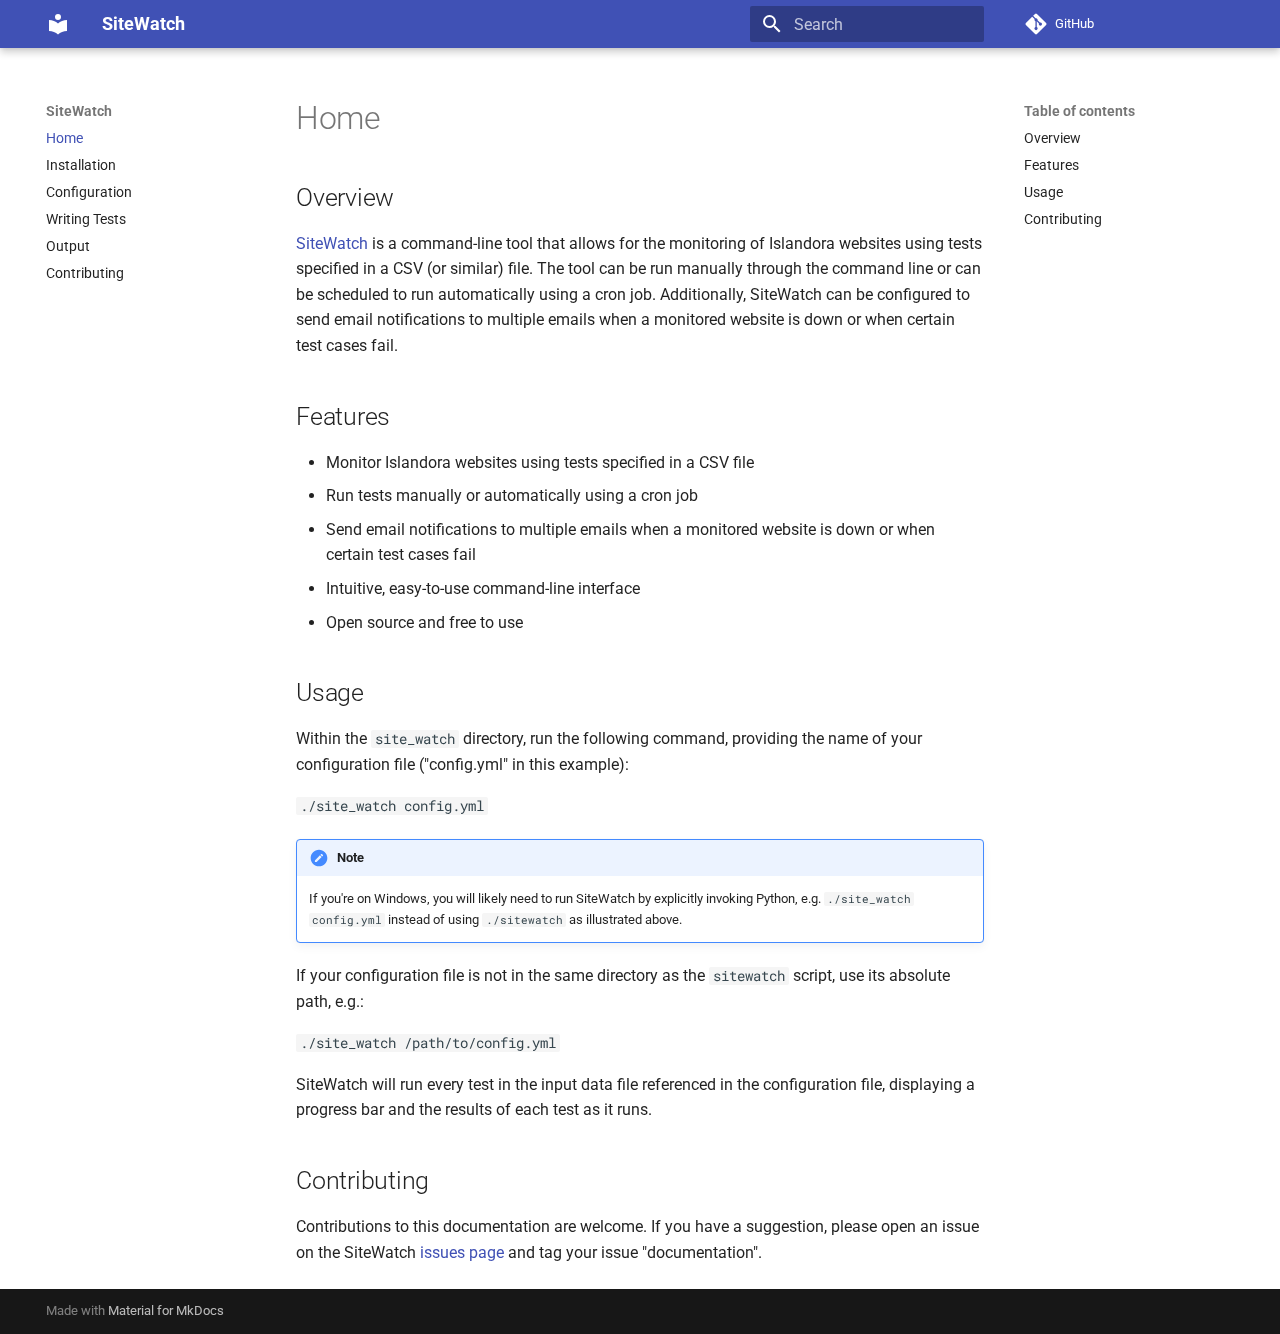
<file: site/index.html>
<!doctype html>
<html lang="en" class="no-js">
  <head>
    
      <meta charset="utf-8">
      <meta name="viewport" content="width=device-width,initial-scale=1">
      
        <meta name="description" content="Documentation for SiteWatch">
      
      
      
      
      
        <link rel="next" href="installation/">
      
      <link rel="icon" href="assets/images/favicon.png">
      <meta name="generator" content="mkdocs-1.5.1, mkdocs-material-9.1.21">
    
    
      
        <title>SiteWatch</title>
      
    
    
      <link rel="stylesheet" href="assets/stylesheets/main.eebd395e.min.css">
      
      

    
    
    
      
        
        
        <link rel="preconnect" href="https://fonts.gstatic.com" crossorigin>
        <link rel="stylesheet" href="https://fonts.googleapis.com/css?family=Roboto:300,300i,400,400i,700,700i%7CRoboto+Mono:400,400i,700,700i&display=fallback">
        <style>:root{--md-text-font:"Roboto";--md-code-font:"Roboto Mono"}</style>
      
    
    
      <link rel="stylesheet" href="css/extra.css">
    
    <script>__md_scope=new URL(".",location),__md_hash=e=>[...e].reduce((e,_)=>(e<<5)-e+_.charCodeAt(0),0),__md_get=(e,_=localStorage,t=__md_scope)=>JSON.parse(_.getItem(t.pathname+"."+e)),__md_set=(e,_,t=localStorage,a=__md_scope)=>{try{t.setItem(a.pathname+"."+e,JSON.stringify(_))}catch(e){}}</script>
    
      

    
    
    
  </head>
  
  
    <body dir="ltr">
  
    
    
      <script>var palette=__md_get("__palette");if(palette&&"object"==typeof palette.color)for(var key of Object.keys(palette.color))document.body.setAttribute("data-md-color-"+key,palette.color[key])</script>
    
    <input class="md-toggle" data-md-toggle="drawer" type="checkbox" id="__drawer" autocomplete="off">
    <input class="md-toggle" data-md-toggle="search" type="checkbox" id="__search" autocomplete="off">
    <label class="md-overlay" for="__drawer"></label>
    <div data-md-component="skip">
      
        
        <a href="#overview" class="md-skip">
          Skip to content
        </a>
      
    </div>
    <div data-md-component="announce">
      
    </div>
    
    
      

  

<header class="md-header md-header--shadow" data-md-component="header">
  <nav class="md-header__inner md-grid" aria-label="Header">
    <a href="." title="SiteWatch" class="md-header__button md-logo" aria-label="SiteWatch" data-md-component="logo">
      
  
  <svg xmlns="http://www.w3.org/2000/svg" viewBox="0 0 24 24"><path d="M12 8a3 3 0 0 0 3-3 3 3 0 0 0-3-3 3 3 0 0 0-3 3 3 3 0 0 0 3 3m0 3.54C9.64 9.35 6.5 8 3 8v11c3.5 0 6.64 1.35 9 3.54 2.36-2.19 5.5-3.54 9-3.54V8c-3.5 0-6.64 1.35-9 3.54Z"/></svg>

    </a>
    <label class="md-header__button md-icon" for="__drawer">
      <svg xmlns="http://www.w3.org/2000/svg" viewBox="0 0 24 24"><path d="M3 6h18v2H3V6m0 5h18v2H3v-2m0 5h18v2H3v-2Z"/></svg>
    </label>
    <div class="md-header__title" data-md-component="header-title">
      <div class="md-header__ellipsis">
        <div class="md-header__topic">
          <span class="md-ellipsis">
            SiteWatch
          </span>
        </div>
        <div class="md-header__topic" data-md-component="header-topic">
          <span class="md-ellipsis">
            
              Home
            
          </span>
        </div>
      </div>
    </div>
    
    
    
      <label class="md-header__button md-icon" for="__search">
        <svg xmlns="http://www.w3.org/2000/svg" viewBox="0 0 24 24"><path d="M9.5 3A6.5 6.5 0 0 1 16 9.5c0 1.61-.59 3.09-1.56 4.23l.27.27h.79l5 5-1.5 1.5-5-5v-.79l-.27-.27A6.516 6.516 0 0 1 9.5 16 6.5 6.5 0 0 1 3 9.5 6.5 6.5 0 0 1 9.5 3m0 2C7 5 5 7 5 9.5S7 14 9.5 14 14 12 14 9.5 12 5 9.5 5Z"/></svg>
      </label>
      <div class="md-search" data-md-component="search" role="dialog">
  <label class="md-search__overlay" for="__search"></label>
  <div class="md-search__inner" role="search">
    <form class="md-search__form" name="search">
      <input type="text" class="md-search__input" name="query" aria-label="Search" placeholder="Search" autocapitalize="off" autocorrect="off" autocomplete="off" spellcheck="false" data-md-component="search-query" required>
      <label class="md-search__icon md-icon" for="__search">
        <svg xmlns="http://www.w3.org/2000/svg" viewBox="0 0 24 24"><path d="M9.5 3A6.5 6.5 0 0 1 16 9.5c0 1.61-.59 3.09-1.56 4.23l.27.27h.79l5 5-1.5 1.5-5-5v-.79l-.27-.27A6.516 6.516 0 0 1 9.5 16 6.5 6.5 0 0 1 3 9.5 6.5 6.5 0 0 1 9.5 3m0 2C7 5 5 7 5 9.5S7 14 9.5 14 14 12 14 9.5 12 5 9.5 5Z"/></svg>
        <svg xmlns="http://www.w3.org/2000/svg" viewBox="0 0 24 24"><path d="M20 11v2H8l5.5 5.5-1.42 1.42L4.16 12l7.92-7.92L13.5 5.5 8 11h12Z"/></svg>
      </label>
      <nav class="md-search__options" aria-label="Search">
        
        <button type="reset" class="md-search__icon md-icon" title="Clear" aria-label="Clear" tabindex="-1">
          <svg xmlns="http://www.w3.org/2000/svg" viewBox="0 0 24 24"><path d="M19 6.41 17.59 5 12 10.59 6.41 5 5 6.41 10.59 12 5 17.59 6.41 19 12 13.41 17.59 19 19 17.59 13.41 12 19 6.41Z"/></svg>
        </button>
      </nav>
      
    </form>
    <div class="md-search__output">
      <div class="md-search__scrollwrap" data-md-scrollfix>
        <div class="md-search-result" data-md-component="search-result">
          <div class="md-search-result__meta">
            Initializing search
          </div>
          <ol class="md-search-result__list" role="presentation"></ol>
        </div>
      </div>
    </div>
  </div>
</div>
    
    
      <div class="md-header__source">
        <a href="https://github.com/digitalutsc/site_watch/tree/gh-pages" title="Go to repository" class="md-source" data-md-component="source">
  <div class="md-source__icon md-icon">
    
    <svg xmlns="http://www.w3.org/2000/svg" viewBox="0 0 448 512"><!--! Font Awesome Free 6.4.0 by @fontawesome - https://fontawesome.com License - https://fontawesome.com/license/free (Icons: CC BY 4.0, Fonts: SIL OFL 1.1, Code: MIT License) Copyright 2023 Fonticons, Inc.--><path d="M439.55 236.05 244 40.45a28.87 28.87 0 0 0-40.81 0l-40.66 40.63 51.52 51.52c27.06-9.14 52.68 16.77 43.39 43.68l49.66 49.66c34.23-11.8 61.18 31 35.47 56.69-26.49 26.49-70.21-2.87-56-37.34L240.22 199v121.85c25.3 12.54 22.26 41.85 9.08 55a34.34 34.34 0 0 1-48.55 0c-17.57-17.6-11.07-46.91 11.25-56v-123c-20.8-8.51-24.6-30.74-18.64-45L142.57 101 8.45 235.14a28.86 28.86 0 0 0 0 40.81l195.61 195.6a28.86 28.86 0 0 0 40.8 0l194.69-194.69a28.86 28.86 0 0 0 0-40.81z"/></svg>
  </div>
  <div class="md-source__repository">
    GitHub
  </div>
</a>
      </div>
    
  </nav>
  
</header>
    
    <div class="md-container" data-md-component="container">
      
      
        
          
        
      
      <main class="md-main" data-md-component="main">
        <div class="md-main__inner md-grid">
          
            
              
              <div class="md-sidebar md-sidebar--primary" data-md-component="sidebar" data-md-type="navigation" >
                <div class="md-sidebar__scrollwrap">
                  <div class="md-sidebar__inner">
                    


<nav class="md-nav md-nav--primary" aria-label="Navigation" data-md-level="0">
  <label class="md-nav__title" for="__drawer">
    <a href="." title="SiteWatch" class="md-nav__button md-logo" aria-label="SiteWatch" data-md-component="logo">
      
  
  <svg xmlns="http://www.w3.org/2000/svg" viewBox="0 0 24 24"><path d="M12 8a3 3 0 0 0 3-3 3 3 0 0 0-3-3 3 3 0 0 0-3 3 3 3 0 0 0 3 3m0 3.54C9.64 9.35 6.5 8 3 8v11c3.5 0 6.64 1.35 9 3.54 2.36-2.19 5.5-3.54 9-3.54V8c-3.5 0-6.64 1.35-9 3.54Z"/></svg>

    </a>
    SiteWatch
  </label>
  
    <div class="md-nav__source">
      <a href="https://github.com/digitalutsc/site_watch/tree/gh-pages" title="Go to repository" class="md-source" data-md-component="source">
  <div class="md-source__icon md-icon">
    
    <svg xmlns="http://www.w3.org/2000/svg" viewBox="0 0 448 512"><!--! Font Awesome Free 6.4.0 by @fontawesome - https://fontawesome.com License - https://fontawesome.com/license/free (Icons: CC BY 4.0, Fonts: SIL OFL 1.1, Code: MIT License) Copyright 2023 Fonticons, Inc.--><path d="M439.55 236.05 244 40.45a28.87 28.87 0 0 0-40.81 0l-40.66 40.63 51.52 51.52c27.06-9.14 52.68 16.77 43.39 43.68l49.66 49.66c34.23-11.8 61.18 31 35.47 56.69-26.49 26.49-70.21-2.87-56-37.34L240.22 199v121.85c25.3 12.54 22.26 41.85 9.08 55a34.34 34.34 0 0 1-48.55 0c-17.57-17.6-11.07-46.91 11.25-56v-123c-20.8-8.51-24.6-30.74-18.64-45L142.57 101 8.45 235.14a28.86 28.86 0 0 0 0 40.81l195.61 195.6a28.86 28.86 0 0 0 40.8 0l194.69-194.69a28.86 28.86 0 0 0 0-40.81z"/></svg>
  </div>
  <div class="md-source__repository">
    GitHub
  </div>
</a>
    </div>
  
  <ul class="md-nav__list" data-md-scrollfix>
    
      
      
      

  
  
    
  
  
    <li class="md-nav__item md-nav__item--active">
      
      <input class="md-nav__toggle md-toggle" type="checkbox" id="__toc">
      
      
      
        <label class="md-nav__link md-nav__link--active" for="__toc">
          Home
          <span class="md-nav__icon md-icon"></span>
        </label>
      
      <a href="." class="md-nav__link md-nav__link--active">
        Home
      </a>
      
        

<nav class="md-nav md-nav--secondary" aria-label="Table of contents">
  
  
  
  
    <label class="md-nav__title" for="__toc">
      <span class="md-nav__icon md-icon"></span>
      Table of contents
    </label>
    <ul class="md-nav__list" data-md-component="toc" data-md-scrollfix>
      
        <li class="md-nav__item">
  <a href="#overview" class="md-nav__link">
    Overview
  </a>
  
</li>
      
        <li class="md-nav__item">
  <a href="#features" class="md-nav__link">
    Features
  </a>
  
</li>
      
        <li class="md-nav__item">
  <a href="#usage" class="md-nav__link">
    Usage
  </a>
  
</li>
      
        <li class="md-nav__item">
  <a href="#contributing" class="md-nav__link">
    Contributing
  </a>
  
</li>
      
    </ul>
  
</nav>
      
    </li>
  

    
      
      
      

  
  
  
    <li class="md-nav__item">
      <a href="installation/" class="md-nav__link">
        Installation
      </a>
    </li>
  

    
      
      
      

  
  
  
    <li class="md-nav__item">
      <a href="configuration/" class="md-nav__link">
        Configuration
      </a>
    </li>
  

    
      
      
      

  
  
  
    <li class="md-nav__item">
      <a href="writing-test-data/" class="md-nav__link">
        Writing Tests
      </a>
    </li>
  

    
      
      
      

  
  
  
    <li class="md-nav__item">
      <a href="output/" class="md-nav__link">
        Output
      </a>
    </li>
  

    
      
      
      

  
  
  
    <li class="md-nav__item">
      <a href="contributing/" class="md-nav__link">
        Contributing
      </a>
    </li>
  

    
  </ul>
</nav>
                  </div>
                </div>
              </div>
            
            
              
              <div class="md-sidebar md-sidebar--secondary" data-md-component="sidebar" data-md-type="toc" >
                <div class="md-sidebar__scrollwrap">
                  <div class="md-sidebar__inner">
                    

<nav class="md-nav md-nav--secondary" aria-label="Table of contents">
  
  
  
  
    <label class="md-nav__title" for="__toc">
      <span class="md-nav__icon md-icon"></span>
      Table of contents
    </label>
    <ul class="md-nav__list" data-md-component="toc" data-md-scrollfix>
      
        <li class="md-nav__item">
  <a href="#overview" class="md-nav__link">
    Overview
  </a>
  
</li>
      
        <li class="md-nav__item">
  <a href="#features" class="md-nav__link">
    Features
  </a>
  
</li>
      
        <li class="md-nav__item">
  <a href="#usage" class="md-nav__link">
    Usage
  </a>
  
</li>
      
        <li class="md-nav__item">
  <a href="#contributing" class="md-nav__link">
    Contributing
  </a>
  
</li>
      
    </ul>
  
</nav>
                  </div>
                </div>
              </div>
            
          
          
            <div class="md-content" data-md-component="content">
              <article class="md-content__inner md-typeset">
                
                  

  
  


  <h1>Home</h1>

<h2 id="overview">Overview</h2>
<p><a href="https://github.com/digitalutsc/site_watch">SiteWatch</a> is a command-line tool that allows for the monitoring of Islandora websites using tests specified in a CSV (or similar) file. The tool can be run manually through the command line or can be scheduled to run automatically using a cron job. Additionally, SiteWatch can be configured to send email notifications to multiple emails when a monitored website is down or when certain test cases fail. </p>
<h2 id="features">Features</h2>
<ul>
<li>Monitor Islandora websites using tests specified in a CSV file</li>
<li>Run tests manually or automatically using a cron job</li>
<li>Send email notifications to multiple emails when a monitored website is down or when certain test cases fail</li>
<li>Intuitive, easy-to-use command-line interface</li>
<li>Open source and free to use</li>
</ul>
<h2 id="usage">Usage</h2>
<p>Within the <code>site_watch</code> directory, run the following command, providing the name of your configuration file ("config.yml" in this example):</p>
<p><code>./site_watch config.yml</code></p>
<div class="admonition note">
<p class="admonition-title">Note</p>
<p>If you're on Windows, you will likely need to run SiteWatch by explicitly invoking Python, e.g. <code>./site_watch config.yml</code> instead of using <code>./sitewatch</code> as illustrated above.</p>
</div>
<p>If your configuration file is not in the same directory as the <code>sitewatch</code> script, use its absolute path, e.g.:</p>
<p><code>./site_watch /path/to/config.yml</code></p>
<p>SiteWatch will run every test in the input data file referenced in the configuration file, displaying a progress bar and the results of each test as it runs.</p>
<h2 id="contributing">Contributing</h2>
<p>Contributions to this documentation are welcome. If you have a suggestion, please open an issue on the SiteWatch <a href="https://github.com/digitalutsc/site_watch/issues">issues page</a> and tag your issue "documentation".</p>





                
              </article>
            </div>
          
          
        </div>
        
      </main>
      
        <footer class="md-footer">
  
  <div class="md-footer-meta md-typeset">
    <div class="md-footer-meta__inner md-grid">
      <div class="md-copyright">
  
  
    Made with
    <a href="https://squidfunk.github.io/mkdocs-material/" target="_blank" rel="noopener">
      Material for MkDocs
    </a>
  
</div>
      
    </div>
  </div>
</footer>
      
    </div>
    <div class="md-dialog" data-md-component="dialog">
      <div class="md-dialog__inner md-typeset"></div>
    </div>
    
    <script id="__config" type="application/json">{"base": ".", "features": ["content.code.copy", "content.code.select", "content.code.annotate", "content.code.annotate", "meta.author"], "search": "assets/javascripts/workers/search.74e28a9f.min.js", "translations": {"clipboard.copied": "Copied to clipboard", "clipboard.copy": "Copy to clipboard", "search.result.more.one": "1 more on this page", "search.result.more.other": "# more on this page", "search.result.none": "No matching documents", "search.result.one": "1 matching document", "search.result.other": "# matching documents", "search.result.placeholder": "Type to start searching", "search.result.term.missing": "Missing", "select.version": "Select version"}}</script>
    
    
      <script src="assets/javascripts/bundle.220ee61c.min.js"></script>
      
    
  </body>
</html>
</file>
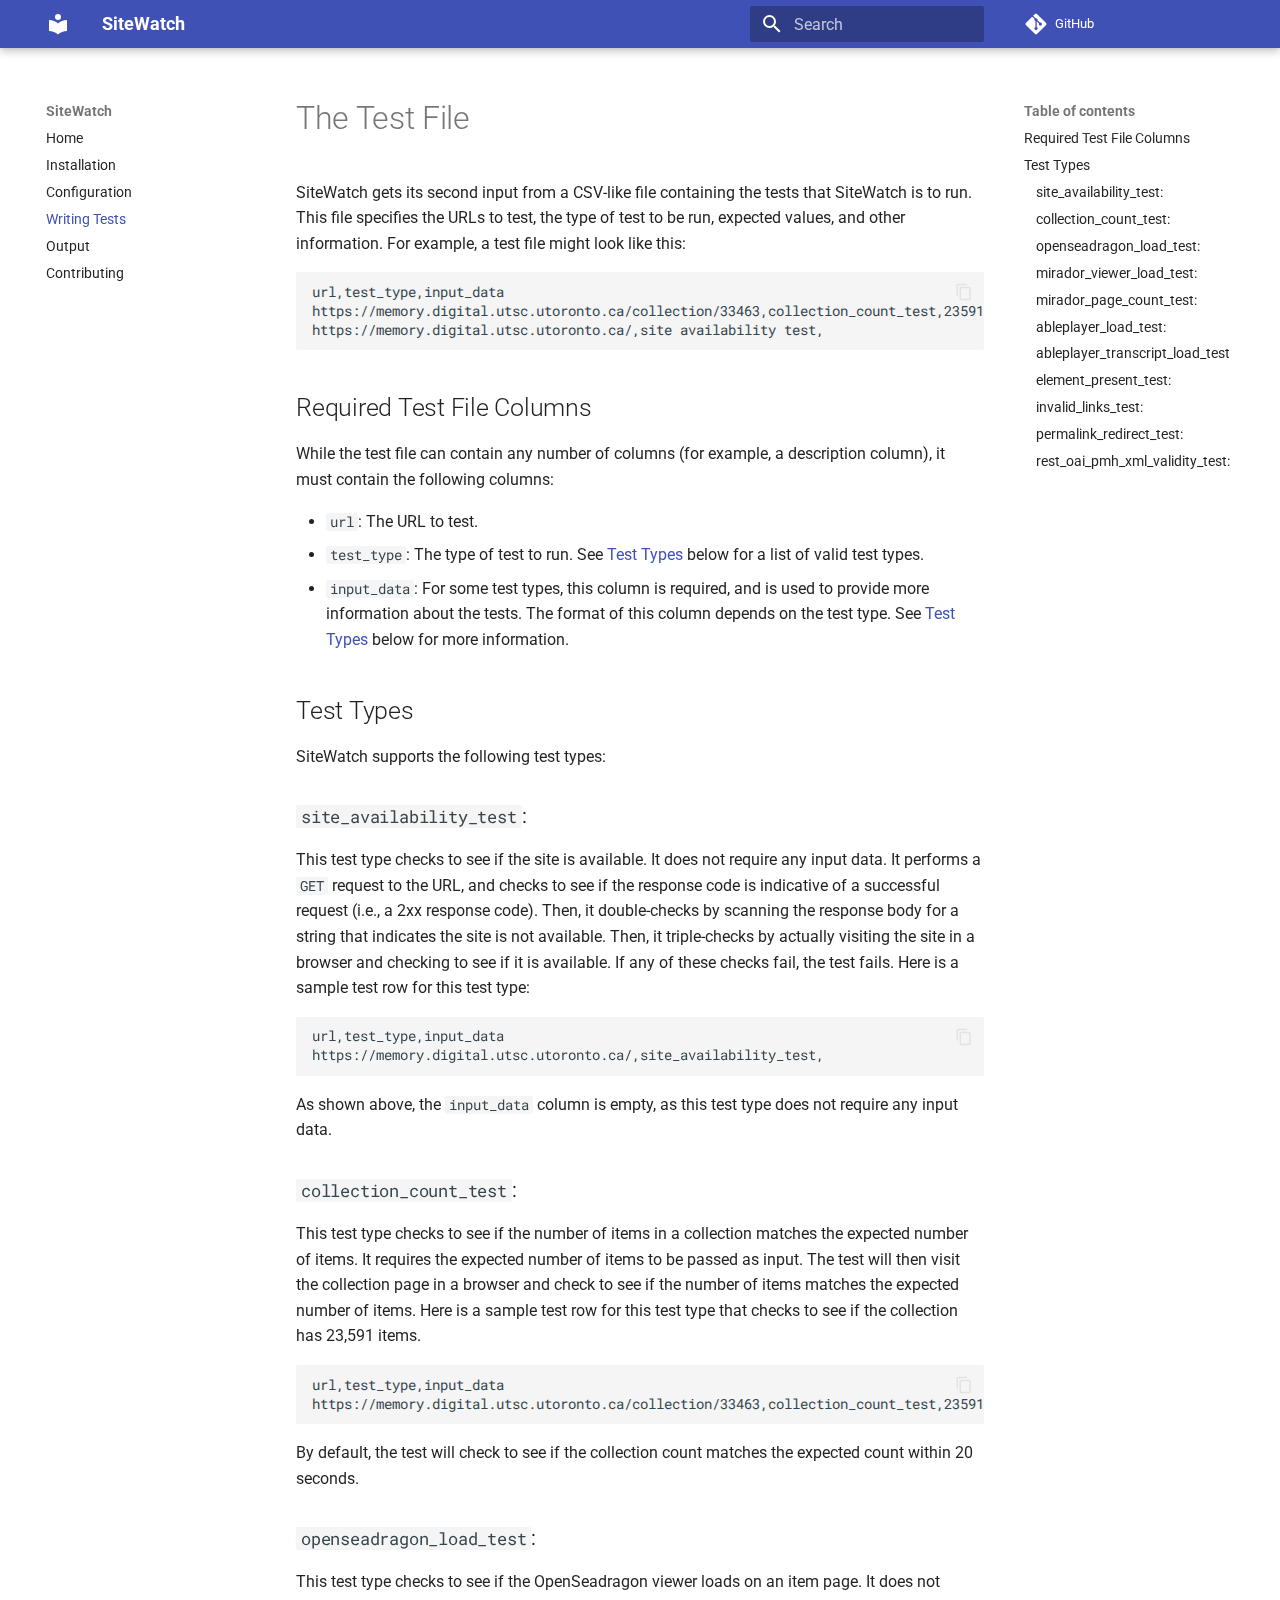
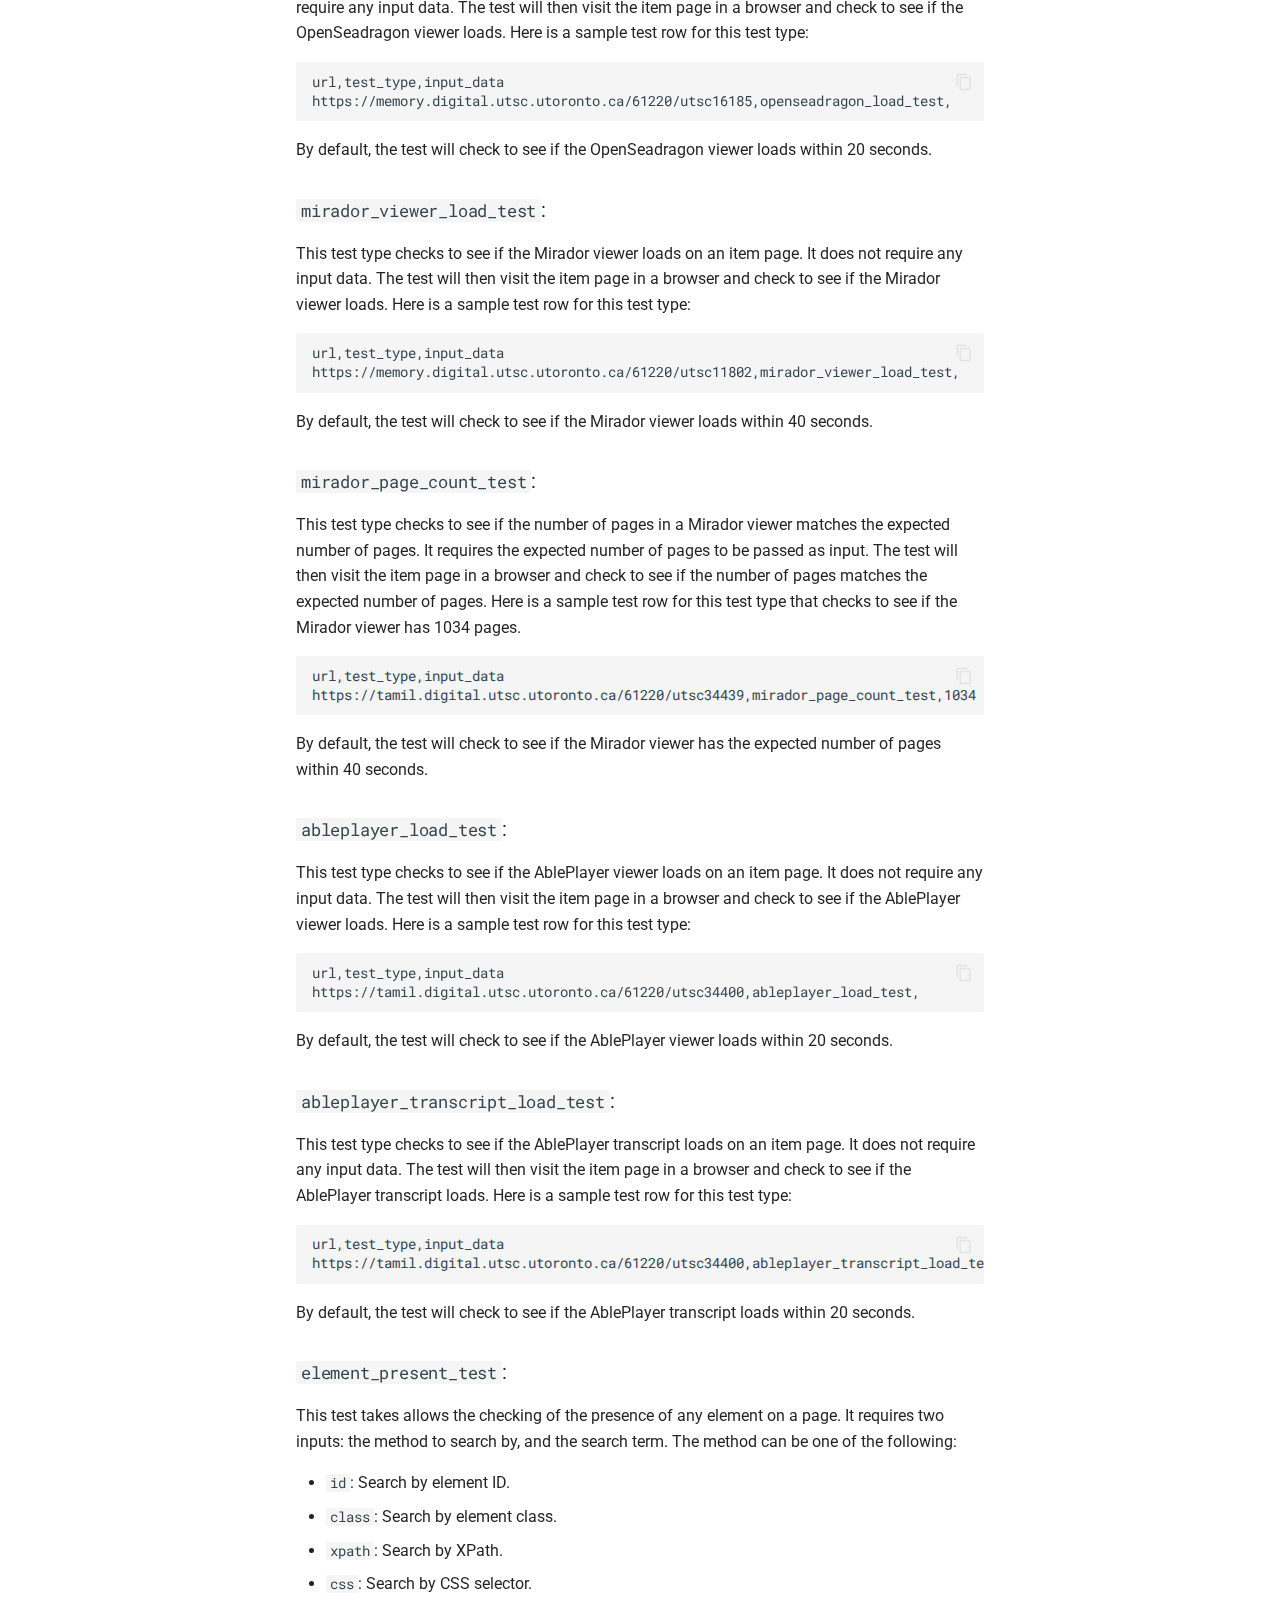
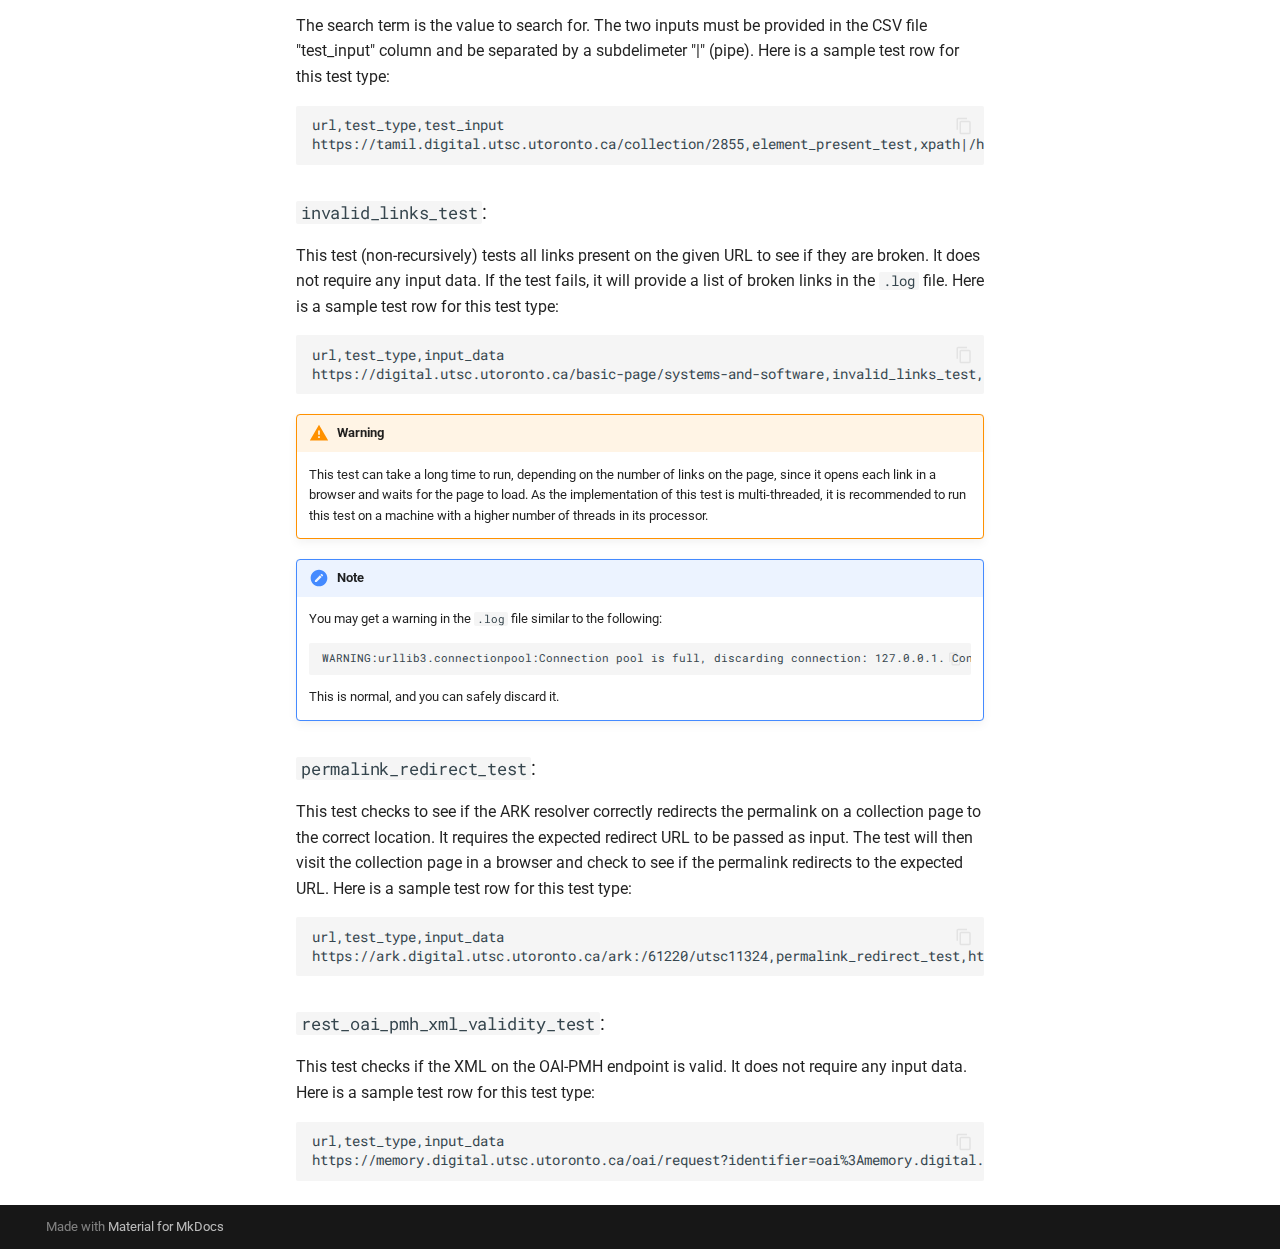
<file: writing-test-data/index.html>
<!doctype html>
<html lang="en" class="no-js">
  <head>
    
      <meta charset="utf-8">
      <meta name="viewport" content="width=device-width,initial-scale=1">
      
        <meta name="description" content="Documentation for SiteWatch">
      
      
      
      
        <link rel="prev" href="../configuration/">
      
      
        <link rel="next" href="../output/">
      
      <link rel="icon" href="../assets/images/favicon.png">
      <meta name="generator" content="mkdocs-1.5.1, mkdocs-material-9.1.21">
    
    
      
        <title>Writing Tests - SiteWatch</title>
      
    
    
      <link rel="stylesheet" href="../assets/stylesheets/main.eebd395e.min.css">
      
      

    
    
    
      
        
        
        <link rel="preconnect" href="https://fonts.gstatic.com" crossorigin>
        <link rel="stylesheet" href="https://fonts.googleapis.com/css?family=Roboto:300,300i,400,400i,700,700i%7CRoboto+Mono:400,400i,700,700i&display=fallback">
        <style>:root{--md-text-font:"Roboto";--md-code-font:"Roboto Mono"}</style>
      
    
    
      <link rel="stylesheet" href="../css/extra.css">
    
    <script>__md_scope=new URL("..",location),__md_hash=e=>[...e].reduce((e,_)=>(e<<5)-e+_.charCodeAt(0),0),__md_get=(e,_=localStorage,t=__md_scope)=>JSON.parse(_.getItem(t.pathname+"."+e)),__md_set=(e,_,t=localStorage,a=__md_scope)=>{try{t.setItem(a.pathname+"."+e,JSON.stringify(_))}catch(e){}}</script>
    
      

    
    
    
  </head>
  
  
    <body dir="ltr">
  
    
    
      <script>var palette=__md_get("__palette");if(palette&&"object"==typeof palette.color)for(var key of Object.keys(palette.color))document.body.setAttribute("data-md-color-"+key,palette.color[key])</script>
    
    <input class="md-toggle" data-md-toggle="drawer" type="checkbox" id="__drawer" autocomplete="off">
    <input class="md-toggle" data-md-toggle="search" type="checkbox" id="__search" autocomplete="off">
    <label class="md-overlay" for="__drawer"></label>
    <div data-md-component="skip">
      
        
        <a href="#the-test-file" class="md-skip">
          Skip to content
        </a>
      
    </div>
    <div data-md-component="announce">
      
    </div>
    
    
      

  

<header class="md-header md-header--shadow" data-md-component="header">
  <nav class="md-header__inner md-grid" aria-label="Header">
    <a href=".." title="SiteWatch" class="md-header__button md-logo" aria-label="SiteWatch" data-md-component="logo">
      
  
  <svg xmlns="http://www.w3.org/2000/svg" viewBox="0 0 24 24"><path d="M12 8a3 3 0 0 0 3-3 3 3 0 0 0-3-3 3 3 0 0 0-3 3 3 3 0 0 0 3 3m0 3.54C9.64 9.35 6.5 8 3 8v11c3.5 0 6.64 1.35 9 3.54 2.36-2.19 5.5-3.54 9-3.54V8c-3.5 0-6.64 1.35-9 3.54Z"/></svg>

    </a>
    <label class="md-header__button md-icon" for="__drawer">
      <svg xmlns="http://www.w3.org/2000/svg" viewBox="0 0 24 24"><path d="M3 6h18v2H3V6m0 5h18v2H3v-2m0 5h18v2H3v-2Z"/></svg>
    </label>
    <div class="md-header__title" data-md-component="header-title">
      <div class="md-header__ellipsis">
        <div class="md-header__topic">
          <span class="md-ellipsis">
            SiteWatch
          </span>
        </div>
        <div class="md-header__topic" data-md-component="header-topic">
          <span class="md-ellipsis">
            
              Writing Tests
            
          </span>
        </div>
      </div>
    </div>
    
    
    
      <label class="md-header__button md-icon" for="__search">
        <svg xmlns="http://www.w3.org/2000/svg" viewBox="0 0 24 24"><path d="M9.5 3A6.5 6.5 0 0 1 16 9.5c0 1.61-.59 3.09-1.56 4.23l.27.27h.79l5 5-1.5 1.5-5-5v-.79l-.27-.27A6.516 6.516 0 0 1 9.5 16 6.5 6.5 0 0 1 3 9.5 6.5 6.5 0 0 1 9.5 3m0 2C7 5 5 7 5 9.5S7 14 9.5 14 14 12 14 9.5 12 5 9.5 5Z"/></svg>
      </label>
      <div class="md-search" data-md-component="search" role="dialog">
  <label class="md-search__overlay" for="__search"></label>
  <div class="md-search__inner" role="search">
    <form class="md-search__form" name="search">
      <input type="text" class="md-search__input" name="query" aria-label="Search" placeholder="Search" autocapitalize="off" autocorrect="off" autocomplete="off" spellcheck="false" data-md-component="search-query" required>
      <label class="md-search__icon md-icon" for="__search">
        <svg xmlns="http://www.w3.org/2000/svg" viewBox="0 0 24 24"><path d="M9.5 3A6.5 6.5 0 0 1 16 9.5c0 1.61-.59 3.09-1.56 4.23l.27.27h.79l5 5-1.5 1.5-5-5v-.79l-.27-.27A6.516 6.516 0 0 1 9.5 16 6.5 6.5 0 0 1 3 9.5 6.5 6.5 0 0 1 9.5 3m0 2C7 5 5 7 5 9.5S7 14 9.5 14 14 12 14 9.5 12 5 9.5 5Z"/></svg>
        <svg xmlns="http://www.w3.org/2000/svg" viewBox="0 0 24 24"><path d="M20 11v2H8l5.5 5.5-1.42 1.42L4.16 12l7.92-7.92L13.5 5.5 8 11h12Z"/></svg>
      </label>
      <nav class="md-search__options" aria-label="Search">
        
        <button type="reset" class="md-search__icon md-icon" title="Clear" aria-label="Clear" tabindex="-1">
          <svg xmlns="http://www.w3.org/2000/svg" viewBox="0 0 24 24"><path d="M19 6.41 17.59 5 12 10.59 6.41 5 5 6.41 10.59 12 5 17.59 6.41 19 12 13.41 17.59 19 19 17.59 13.41 12 19 6.41Z"/></svg>
        </button>
      </nav>
      
    </form>
    <div class="md-search__output">
      <div class="md-search__scrollwrap" data-md-scrollfix>
        <div class="md-search-result" data-md-component="search-result">
          <div class="md-search-result__meta">
            Initializing search
          </div>
          <ol class="md-search-result__list" role="presentation"></ol>
        </div>
      </div>
    </div>
  </div>
</div>
    
    
      <div class="md-header__source">
        <a href="https://github.com/digitalutsc/site_watch/tree/gh-pages" title="Go to repository" class="md-source" data-md-component="source">
  <div class="md-source__icon md-icon">
    
    <svg xmlns="http://www.w3.org/2000/svg" viewBox="0 0 448 512"><!--! Font Awesome Free 6.4.0 by @fontawesome - https://fontawesome.com License - https://fontawesome.com/license/free (Icons: CC BY 4.0, Fonts: SIL OFL 1.1, Code: MIT License) Copyright 2023 Fonticons, Inc.--><path d="M439.55 236.05 244 40.45a28.87 28.87 0 0 0-40.81 0l-40.66 40.63 51.52 51.52c27.06-9.14 52.68 16.77 43.39 43.68l49.66 49.66c34.23-11.8 61.18 31 35.47 56.69-26.49 26.49-70.21-2.87-56-37.34L240.22 199v121.85c25.3 12.54 22.26 41.85 9.08 55a34.34 34.34 0 0 1-48.55 0c-17.57-17.6-11.07-46.91 11.25-56v-123c-20.8-8.51-24.6-30.74-18.64-45L142.57 101 8.45 235.14a28.86 28.86 0 0 0 0 40.81l195.61 195.6a28.86 28.86 0 0 0 40.8 0l194.69-194.69a28.86 28.86 0 0 0 0-40.81z"/></svg>
  </div>
  <div class="md-source__repository">
    GitHub
  </div>
</a>
      </div>
    
  </nav>
  
</header>
    
    <div class="md-container" data-md-component="container">
      
      
        
          
        
      
      <main class="md-main" data-md-component="main">
        <div class="md-main__inner md-grid">
          
            
              
              <div class="md-sidebar md-sidebar--primary" data-md-component="sidebar" data-md-type="navigation" >
                <div class="md-sidebar__scrollwrap">
                  <div class="md-sidebar__inner">
                    


<nav class="md-nav md-nav--primary" aria-label="Navigation" data-md-level="0">
  <label class="md-nav__title" for="__drawer">
    <a href=".." title="SiteWatch" class="md-nav__button md-logo" aria-label="SiteWatch" data-md-component="logo">
      
  
  <svg xmlns="http://www.w3.org/2000/svg" viewBox="0 0 24 24"><path d="M12 8a3 3 0 0 0 3-3 3 3 0 0 0-3-3 3 3 0 0 0-3 3 3 3 0 0 0 3 3m0 3.54C9.64 9.35 6.5 8 3 8v11c3.5 0 6.64 1.35 9 3.54 2.36-2.19 5.5-3.54 9-3.54V8c-3.5 0-6.64 1.35-9 3.54Z"/></svg>

    </a>
    SiteWatch
  </label>
  
    <div class="md-nav__source">
      <a href="https://github.com/digitalutsc/site_watch/tree/gh-pages" title="Go to repository" class="md-source" data-md-component="source">
  <div class="md-source__icon md-icon">
    
    <svg xmlns="http://www.w3.org/2000/svg" viewBox="0 0 448 512"><!--! Font Awesome Free 6.4.0 by @fontawesome - https://fontawesome.com License - https://fontawesome.com/license/free (Icons: CC BY 4.0, Fonts: SIL OFL 1.1, Code: MIT License) Copyright 2023 Fonticons, Inc.--><path d="M439.55 236.05 244 40.45a28.87 28.87 0 0 0-40.81 0l-40.66 40.63 51.52 51.52c27.06-9.14 52.68 16.77 43.39 43.68l49.66 49.66c34.23-11.8 61.18 31 35.47 56.69-26.49 26.49-70.21-2.87-56-37.34L240.22 199v121.85c25.3 12.54 22.26 41.85 9.08 55a34.34 34.34 0 0 1-48.55 0c-17.57-17.6-11.07-46.91 11.25-56v-123c-20.8-8.51-24.6-30.74-18.64-45L142.57 101 8.45 235.14a28.86 28.86 0 0 0 0 40.81l195.61 195.6a28.86 28.86 0 0 0 40.8 0l194.69-194.69a28.86 28.86 0 0 0 0-40.81z"/></svg>
  </div>
  <div class="md-source__repository">
    GitHub
  </div>
</a>
    </div>
  
  <ul class="md-nav__list" data-md-scrollfix>
    
      
      
      

  
  
  
    <li class="md-nav__item">
      <a href=".." class="md-nav__link">
        Home
      </a>
    </li>
  

    
      
      
      

  
  
  
    <li class="md-nav__item">
      <a href="../installation/" class="md-nav__link">
        Installation
      </a>
    </li>
  

    
      
      
      

  
  
  
    <li class="md-nav__item">
      <a href="../configuration/" class="md-nav__link">
        Configuration
      </a>
    </li>
  

    
      
      
      

  
  
    
  
  
    <li class="md-nav__item md-nav__item--active">
      
      <input class="md-nav__toggle md-toggle" type="checkbox" id="__toc">
      
      
        
      
      
        <label class="md-nav__link md-nav__link--active" for="__toc">
          Writing Tests
          <span class="md-nav__icon md-icon"></span>
        </label>
      
      <a href="./" class="md-nav__link md-nav__link--active">
        Writing Tests
      </a>
      
        

<nav class="md-nav md-nav--secondary" aria-label="Table of contents">
  
  
  
    
  
  
    <label class="md-nav__title" for="__toc">
      <span class="md-nav__icon md-icon"></span>
      Table of contents
    </label>
    <ul class="md-nav__list" data-md-component="toc" data-md-scrollfix>
      
        <li class="md-nav__item">
  <a href="#required-test-file-columns" class="md-nav__link">
    Required Test File Columns
  </a>
  
</li>
      
        <li class="md-nav__item">
  <a href="#test-types" class="md-nav__link">
    Test Types
  </a>
  
    <nav class="md-nav" aria-label="Test Types">
      <ul class="md-nav__list">
        
          <li class="md-nav__item">
  <a href="#site_availability_test" class="md-nav__link">
    site_availability_test:
  </a>
  
</li>
        
          <li class="md-nav__item">
  <a href="#collection_count_test" class="md-nav__link">
    collection_count_test:
  </a>
  
</li>
        
          <li class="md-nav__item">
  <a href="#openseadragon_load_test" class="md-nav__link">
    openseadragon_load_test:
  </a>
  
</li>
        
          <li class="md-nav__item">
  <a href="#mirador_viewer_load_test" class="md-nav__link">
    mirador_viewer_load_test:
  </a>
  
</li>
        
          <li class="md-nav__item">
  <a href="#mirador_page_count_test" class="md-nav__link">
    mirador_page_count_test:
  </a>
  
</li>
        
          <li class="md-nav__item">
  <a href="#ableplayer_load_test" class="md-nav__link">
    ableplayer_load_test:
  </a>
  
</li>
        
          <li class="md-nav__item">
  <a href="#ableplayer_transcript_load_test" class="md-nav__link">
    ableplayer_transcript_load_test:
  </a>
  
</li>
        
          <li class="md-nav__item">
  <a href="#element_present_test" class="md-nav__link">
    element_present_test:
  </a>
  
</li>
        
          <li class="md-nav__item">
  <a href="#invalid_links_test" class="md-nav__link">
    invalid_links_test:
  </a>
  
</li>
        
          <li class="md-nav__item">
  <a href="#permalink_redirect_test" class="md-nav__link">
    permalink_redirect_test:
  </a>
  
</li>
        
          <li class="md-nav__item">
  <a href="#rest_oai_pmh_xml_validity_test" class="md-nav__link">
    rest_oai_pmh_xml_validity_test:
  </a>
  
</li>
        
      </ul>
    </nav>
  
</li>
      
    </ul>
  
</nav>
      
    </li>
  

    
      
      
      

  
  
  
    <li class="md-nav__item">
      <a href="../output/" class="md-nav__link">
        Output
      </a>
    </li>
  

    
      
      
      

  
  
  
    <li class="md-nav__item">
      <a href="../contributing/" class="md-nav__link">
        Contributing
      </a>
    </li>
  

    
  </ul>
</nav>
                  </div>
                </div>
              </div>
            
            
              
              <div class="md-sidebar md-sidebar--secondary" data-md-component="sidebar" data-md-type="toc" >
                <div class="md-sidebar__scrollwrap">
                  <div class="md-sidebar__inner">
                    

<nav class="md-nav md-nav--secondary" aria-label="Table of contents">
  
  
  
    
  
  
    <label class="md-nav__title" for="__toc">
      <span class="md-nav__icon md-icon"></span>
      Table of contents
    </label>
    <ul class="md-nav__list" data-md-component="toc" data-md-scrollfix>
      
        <li class="md-nav__item">
  <a href="#required-test-file-columns" class="md-nav__link">
    Required Test File Columns
  </a>
  
</li>
      
        <li class="md-nav__item">
  <a href="#test-types" class="md-nav__link">
    Test Types
  </a>
  
    <nav class="md-nav" aria-label="Test Types">
      <ul class="md-nav__list">
        
          <li class="md-nav__item">
  <a href="#site_availability_test" class="md-nav__link">
    site_availability_test:
  </a>
  
</li>
        
          <li class="md-nav__item">
  <a href="#collection_count_test" class="md-nav__link">
    collection_count_test:
  </a>
  
</li>
        
          <li class="md-nav__item">
  <a href="#openseadragon_load_test" class="md-nav__link">
    openseadragon_load_test:
  </a>
  
</li>
        
          <li class="md-nav__item">
  <a href="#mirador_viewer_load_test" class="md-nav__link">
    mirador_viewer_load_test:
  </a>
  
</li>
        
          <li class="md-nav__item">
  <a href="#mirador_page_count_test" class="md-nav__link">
    mirador_page_count_test:
  </a>
  
</li>
        
          <li class="md-nav__item">
  <a href="#ableplayer_load_test" class="md-nav__link">
    ableplayer_load_test:
  </a>
  
</li>
        
          <li class="md-nav__item">
  <a href="#ableplayer_transcript_load_test" class="md-nav__link">
    ableplayer_transcript_load_test:
  </a>
  
</li>
        
          <li class="md-nav__item">
  <a href="#element_present_test" class="md-nav__link">
    element_present_test:
  </a>
  
</li>
        
          <li class="md-nav__item">
  <a href="#invalid_links_test" class="md-nav__link">
    invalid_links_test:
  </a>
  
</li>
        
          <li class="md-nav__item">
  <a href="#permalink_redirect_test" class="md-nav__link">
    permalink_redirect_test:
  </a>
  
</li>
        
          <li class="md-nav__item">
  <a href="#rest_oai_pmh_xml_validity_test" class="md-nav__link">
    rest_oai_pmh_xml_validity_test:
  </a>
  
</li>
        
      </ul>
    </nav>
  
</li>
      
    </ul>
  
</nav>
                  </div>
                </div>
              </div>
            
          
          
            <div class="md-content" data-md-component="content">
              <article class="md-content__inner md-typeset">
                
                  

  
  


<h1 id="the-test-file">The Test File<a class="headerlink" href="#the-test-file" title="Permanent link">&para;</a></h1>
<p>SiteWatch gets its second input from a CSV-like file containing the tests that SiteWatch is to run. This file specifies the URLs to test, the type of test to be run, expected values, and other information. For example, a test file might look like this:
<div class="language-text highlight"><pre><span></span><code><span id="__span-0-1"><a id="__codelineno-0-1" name="__codelineno-0-1" href="#__codelineno-0-1"></a>url,test_type,input_data
</span><span id="__span-0-2"><a id="__codelineno-0-2" name="__codelineno-0-2" href="#__codelineno-0-2"></a>https://memory.digital.utsc.utoronto.ca/collection/33463,collection_count_test,23591
</span><span id="__span-0-3"><a id="__codelineno-0-3" name="__codelineno-0-3" href="#__codelineno-0-3"></a>https://memory.digital.utsc.utoronto.ca/,site availability test,
</span></code></pre></div></p>
<h2 id="required-test-file-columns">Required Test File Columns<a class="headerlink" href="#required-test-file-columns" title="Permanent link">&para;</a></h2>
<p>While the test file can contain any number of columns (for example, a description column), it must contain the following columns:</p>
<ul>
<li><code>url</code>: The URL to test.</li>
<li><code>test_type</code>: The type of test to run. See <a href="#test-types">Test Types</a> below for a list of valid test types.</li>
<li><code>input_data</code>: For some test types, this column is required, and is used to provide more information about the tests. The format of this column depends on the test type. See <a href="#test-types">Test Types</a> below for more information.</li>
</ul>
<h2 id="test-types">Test Types<a class="headerlink" href="#test-types" title="Permanent link">&para;</a></h2>
<p>SiteWatch supports the following test types:</p>
<h3 id="site_availability_test"><code>site_availability_test</code>:<a class="headerlink" href="#site_availability_test" title="Permanent link">&para;</a></h3>
<p>This test type checks to see if the site is available. It does not require any input data. It performs a <code>GET</code> request to the URL, and checks to see if the response code is indicative of a successful request (i.e., a 2xx response code). Then, it double-checks by scanning the response body for a string that indicates the site is not available. Then, it triple-checks by actually visiting the site in a browser and checking to see if it is available. If any of these checks fail, the test fails. Here is a sample test row for this test type:
<div class="language-text highlight"><pre><span></span><code><span id="__span-1-1"><a id="__codelineno-1-1" name="__codelineno-1-1" href="#__codelineno-1-1"></a>url,test_type,input_data
</span><span id="__span-1-2"><a id="__codelineno-1-2" name="__codelineno-1-2" href="#__codelineno-1-2"></a>https://memory.digital.utsc.utoronto.ca/,site_availability_test,
</span></code></pre></div>
As shown above, the <code>input_data</code> column is empty, as this test type does not require any input data.</p>
<h3 id="collection_count_test"><code>collection_count_test</code>:<a class="headerlink" href="#collection_count_test" title="Permanent link">&para;</a></h3>
<p>This test type checks to see if the number of items in a collection matches the expected number of items. It requires the expected number of items to be passed as input. The test will then visit the collection page in a browser and check to see if the number of items matches the expected number of items. Here is a sample test row for this test type that checks to see if the collection has 23,591 items.
<div class="language-text highlight"><pre><span></span><code><span id="__span-2-1"><a id="__codelineno-2-1" name="__codelineno-2-1" href="#__codelineno-2-1"></a>url,test_type,input_data
</span><span id="__span-2-2"><a id="__codelineno-2-2" name="__codelineno-2-2" href="#__codelineno-2-2"></a>https://memory.digital.utsc.utoronto.ca/collection/33463,collection_count_test,23591
</span></code></pre></div>
By default, the test will check to see if the collection count matches the expected count within 20 seconds.</p>
<h3 id="openseadragon_load_test"><code>openseadragon_load_test</code>:<a class="headerlink" href="#openseadragon_load_test" title="Permanent link">&para;</a></h3>
<p>This test type checks to see if the OpenSeadragon viewer loads on an item page. It does not require any input data. The test will then visit the item page in a browser and check to see if the OpenSeadragon viewer loads. Here is a sample test row for this test type:
<div class="language-text highlight"><pre><span></span><code><span id="__span-3-1"><a id="__codelineno-3-1" name="__codelineno-3-1" href="#__codelineno-3-1"></a>url,test_type,input_data
</span><span id="__span-3-2"><a id="__codelineno-3-2" name="__codelineno-3-2" href="#__codelineno-3-2"></a>https://memory.digital.utsc.utoronto.ca/61220/utsc16185,openseadragon_load_test,
</span></code></pre></div>
By default, the test will check to see if the OpenSeadragon viewer loads within 20 seconds.</p>
<h3 id="mirador_viewer_load_test"><code>mirador_viewer_load_test</code>:<a class="headerlink" href="#mirador_viewer_load_test" title="Permanent link">&para;</a></h3>
<p>This test type checks to see if the Mirador viewer loads on an item page. It does not require any input data. The test will then visit the item page in a browser and check to see if the Mirador viewer loads. Here is a sample test row for this test type:
<div class="language-text highlight"><pre><span></span><code><span id="__span-4-1"><a id="__codelineno-4-1" name="__codelineno-4-1" href="#__codelineno-4-1"></a>url,test_type,input_data
</span><span id="__span-4-2"><a id="__codelineno-4-2" name="__codelineno-4-2" href="#__codelineno-4-2"></a>https://memory.digital.utsc.utoronto.ca/61220/utsc11802,mirador_viewer_load_test,
</span></code></pre></div>
By default, the test will check to see if the Mirador viewer loads within 40 seconds.</p>
<h3 id="mirador_page_count_test"><code>mirador_page_count_test</code>:<a class="headerlink" href="#mirador_page_count_test" title="Permanent link">&para;</a></h3>
<p>This test type checks to see if the number of pages in a Mirador viewer matches the expected number of pages. It requires the expected number of pages to be passed as input. The test will then visit the item page in a browser and check to see if the number of pages matches the expected number of pages. Here is a sample test row for this test type that checks to see if the Mirador viewer has 1034 pages.
<div class="language-text highlight"><pre><span></span><code><span id="__span-5-1"><a id="__codelineno-5-1" name="__codelineno-5-1" href="#__codelineno-5-1"></a>url,test_type,input_data
</span><span id="__span-5-2"><a id="__codelineno-5-2" name="__codelineno-5-2" href="#__codelineno-5-2"></a>https://tamil.digital.utsc.utoronto.ca/61220/utsc34439,mirador_page_count_test,1034
</span></code></pre></div>
By default, the test will check to see if the Mirador viewer has the expected number of pages within 40 seconds.</p>
<h3 id="ableplayer_load_test"><code>ableplayer_load_test</code>:<a class="headerlink" href="#ableplayer_load_test" title="Permanent link">&para;</a></h3>
<p>This test type checks to see if the AblePlayer viewer loads on an item page. It does not require any input data. The test will then visit the item page in a browser and check to see if the AblePlayer viewer loads. Here is a sample test row for this test type:
<div class="language-text highlight"><pre><span></span><code><span id="__span-6-1"><a id="__codelineno-6-1" name="__codelineno-6-1" href="#__codelineno-6-1"></a>url,test_type,input_data
</span><span id="__span-6-2"><a id="__codelineno-6-2" name="__codelineno-6-2" href="#__codelineno-6-2"></a>https://tamil.digital.utsc.utoronto.ca/61220/utsc34400,ableplayer_load_test,
</span></code></pre></div>
By default, the test will check to see if the AblePlayer viewer loads within 20 seconds.</p>
<h3 id="ableplayer_transcript_load_test"><code>ableplayer_transcript_load_test</code>:<a class="headerlink" href="#ableplayer_transcript_load_test" title="Permanent link">&para;</a></h3>
<p>This test type checks to see if the AblePlayer transcript loads on an item page. It does not require any input data. The test will then visit the item page in a browser and check to see if the AblePlayer transcript loads. Here is a sample test row for this test type:
<div class="language-text highlight"><pre><span></span><code><span id="__span-7-1"><a id="__codelineno-7-1" name="__codelineno-7-1" href="#__codelineno-7-1"></a>url,test_type,input_data
</span><span id="__span-7-2"><a id="__codelineno-7-2" name="__codelineno-7-2" href="#__codelineno-7-2"></a>https://tamil.digital.utsc.utoronto.ca/61220/utsc34400,ableplayer_transcript_load_test,
</span></code></pre></div>
By default, the test will check to see if the AblePlayer transcript loads within 20 seconds.</p>
<h3 id="element_present_test"><code>element_present_test</code>:<a class="headerlink" href="#element_present_test" title="Permanent link">&para;</a></h3>
<p>This test takes allows the checking of the presence of any element on a page. It requires two inputs: the method to search by, and the search term. The method can be one of the following:</p>
<ul>
<li><code>id</code>: Search by element ID.</li>
<li><code>class</code>: Search by element class.</li>
<li><code>xpath</code>: Search by XPath.</li>
<li><code>css</code>: Search by CSS selector.</li>
</ul>
<p>The search term is the value to search for. The two inputs must be provided in the CSV file "test_input" column and be separated by a subdelimeter "|" (pipe). Here is a sample test row for this test type:
<div class="language-text highlight"><pre><span></span><code><span id="__span-8-1"><a id="__codelineno-8-1" name="__codelineno-8-1" href="#__codelineno-8-1"></a>url,test_type,test_input
</span><span id="__span-8-2"><a id="__codelineno-8-2" name="__codelineno-8-2" href="#__codelineno-8-2"></a>https://tamil.digital.utsc.utoronto.ca/collection/2855,element_present_test,xpath|/html/body/div/div[2]/div/div[2]/div/div/div/div/div/div[2]/div/aside/div[3]/h2
</span></code></pre></div></p>
<h3 id="invalid_links_test"><code>invalid_links_test</code>:<a class="headerlink" href="#invalid_links_test" title="Permanent link">&para;</a></h3>
<p>This test (non-recursively) tests all links present on the given URL to see if they are broken. It does not require any input data. If the test fails, it will provide a list of broken links in the <code>.log</code> file. Here is a sample test row for this test type:
<div class="language-text highlight"><pre><span></span><code><span id="__span-9-1"><a id="__codelineno-9-1" name="__codelineno-9-1" href="#__codelineno-9-1"></a>url,test_type,input_data
</span><span id="__span-9-2"><a id="__codelineno-9-2" name="__codelineno-9-2" href="#__codelineno-9-2"></a>https://digital.utsc.utoronto.ca/basic-page/systems-and-software,invalid_links_test,
</span></code></pre></div></p>
<div class="admonition warning">
<p class="admonition-title">Warning</p>
<p>This test can take a long time to run, depending on the number of links on the page, since it opens each link in a browser and waits for the page to load. As the implementation of this test is multi-threaded, it is recommended to run this test on a machine with a higher number of threads in its processor.</p>
</div>
<div class="admonition note">
<p class="admonition-title">Note</p>
<p>You may get a warning in the <code>.log</code> file similar to the following:</p>
<div class="language-text highlight"><pre><span></span><code><span id="__span-10-1"><a id="__codelineno-10-1" name="__codelineno-10-1" href="#__codelineno-10-1"></a>WARNING:urllib3.connectionpool:Connection pool is full, discarding connection: 127.0.0.1. Connection pool size: 1
</span></code></pre></div>
<p>This is normal, and you can safely discard it.</p>
</div>
<h3 id="permalink_redirect_test"><code>permalink_redirect_test</code>:<a class="headerlink" href="#permalink_redirect_test" title="Permanent link">&para;</a></h3>
<p>This test checks to see if the ARK resolver correctly redirects the permalink on a collection page to the correct location. It requires the expected redirect URL to be passed as input. The test will then visit the collection page in a browser and check to see if the permalink redirects to the expected URL. Here is a sample test row for this test type:
<div class="language-text highlight"><pre><span></span><code><span id="__span-11-1"><a id="__codelineno-11-1" name="__codelineno-11-1" href="#__codelineno-11-1"></a>url,test_type,input_data
</span><span id="__span-11-2"><a id="__codelineno-11-2" name="__codelineno-11-2" href="#__codelineno-11-2"></a>https://ark.digital.utsc.utoronto.ca/ark:/61220/utsc11324,permalink_redirect_test,https://tamil.digital.utsc.utoronto.ca/61220/utsc11324
</span></code></pre></div></p>
<h3 id="rest_oai_pmh_xml_validity_test"><code>rest_oai_pmh_xml_validity_test</code>:<a class="headerlink" href="#rest_oai_pmh_xml_validity_test" title="Permanent link">&para;</a></h3>
<p>This test checks if the XML on the OAI-PMH endpoint is valid. It does not require any input data. Here is a sample test row for this test type:
<div class="language-text highlight"><pre><span></span><code><span id="__span-12-1"><a id="__codelineno-12-1" name="__codelineno-12-1" href="#__codelineno-12-1"></a>url,test_type,input_data
</span><span id="__span-12-2"><a id="__codelineno-12-2" name="__codelineno-12-2" href="#__codelineno-12-2"></a>https://memory.digital.utsc.utoronto.ca/oai/request?identifier=oai%3Amemory.digital.utsc.utoronto.ca%3Anode-10262&amp;metadataPrefix=mods&amp;verb=GetRecord,permalink_redirect_test,
</span></code></pre></div></p>





                
              </article>
            </div>
          
          
        </div>
        
      </main>
      
        <footer class="md-footer">
  
  <div class="md-footer-meta md-typeset">
    <div class="md-footer-meta__inner md-grid">
      <div class="md-copyright">
  
  
    Made with
    <a href="https://squidfunk.github.io/mkdocs-material/" target="_blank" rel="noopener">
      Material for MkDocs
    </a>
  
</div>
      
    </div>
  </div>
</footer>
      
    </div>
    <div class="md-dialog" data-md-component="dialog">
      <div class="md-dialog__inner md-typeset"></div>
    </div>
    
    <script id="__config" type="application/json">{"base": "..", "features": ["content.code.copy", "content.code.select", "content.code.annotate", "content.code.annotate", "meta.author"], "search": "../assets/javascripts/workers/search.74e28a9f.min.js", "translations": {"clipboard.copied": "Copied to clipboard", "clipboard.copy": "Copy to clipboard", "search.result.more.one": "1 more on this page", "search.result.more.other": "# more on this page", "search.result.none": "No matching documents", "search.result.one": "1 matching document", "search.result.other": "# matching documents", "search.result.placeholder": "Type to start searching", "search.result.term.missing": "Missing", "select.version": "Select version"}}</script>
    
    
      <script src="../assets/javascripts/bundle.220ee61c.min.js"></script>
      
    
  </body>
</html>
</file>
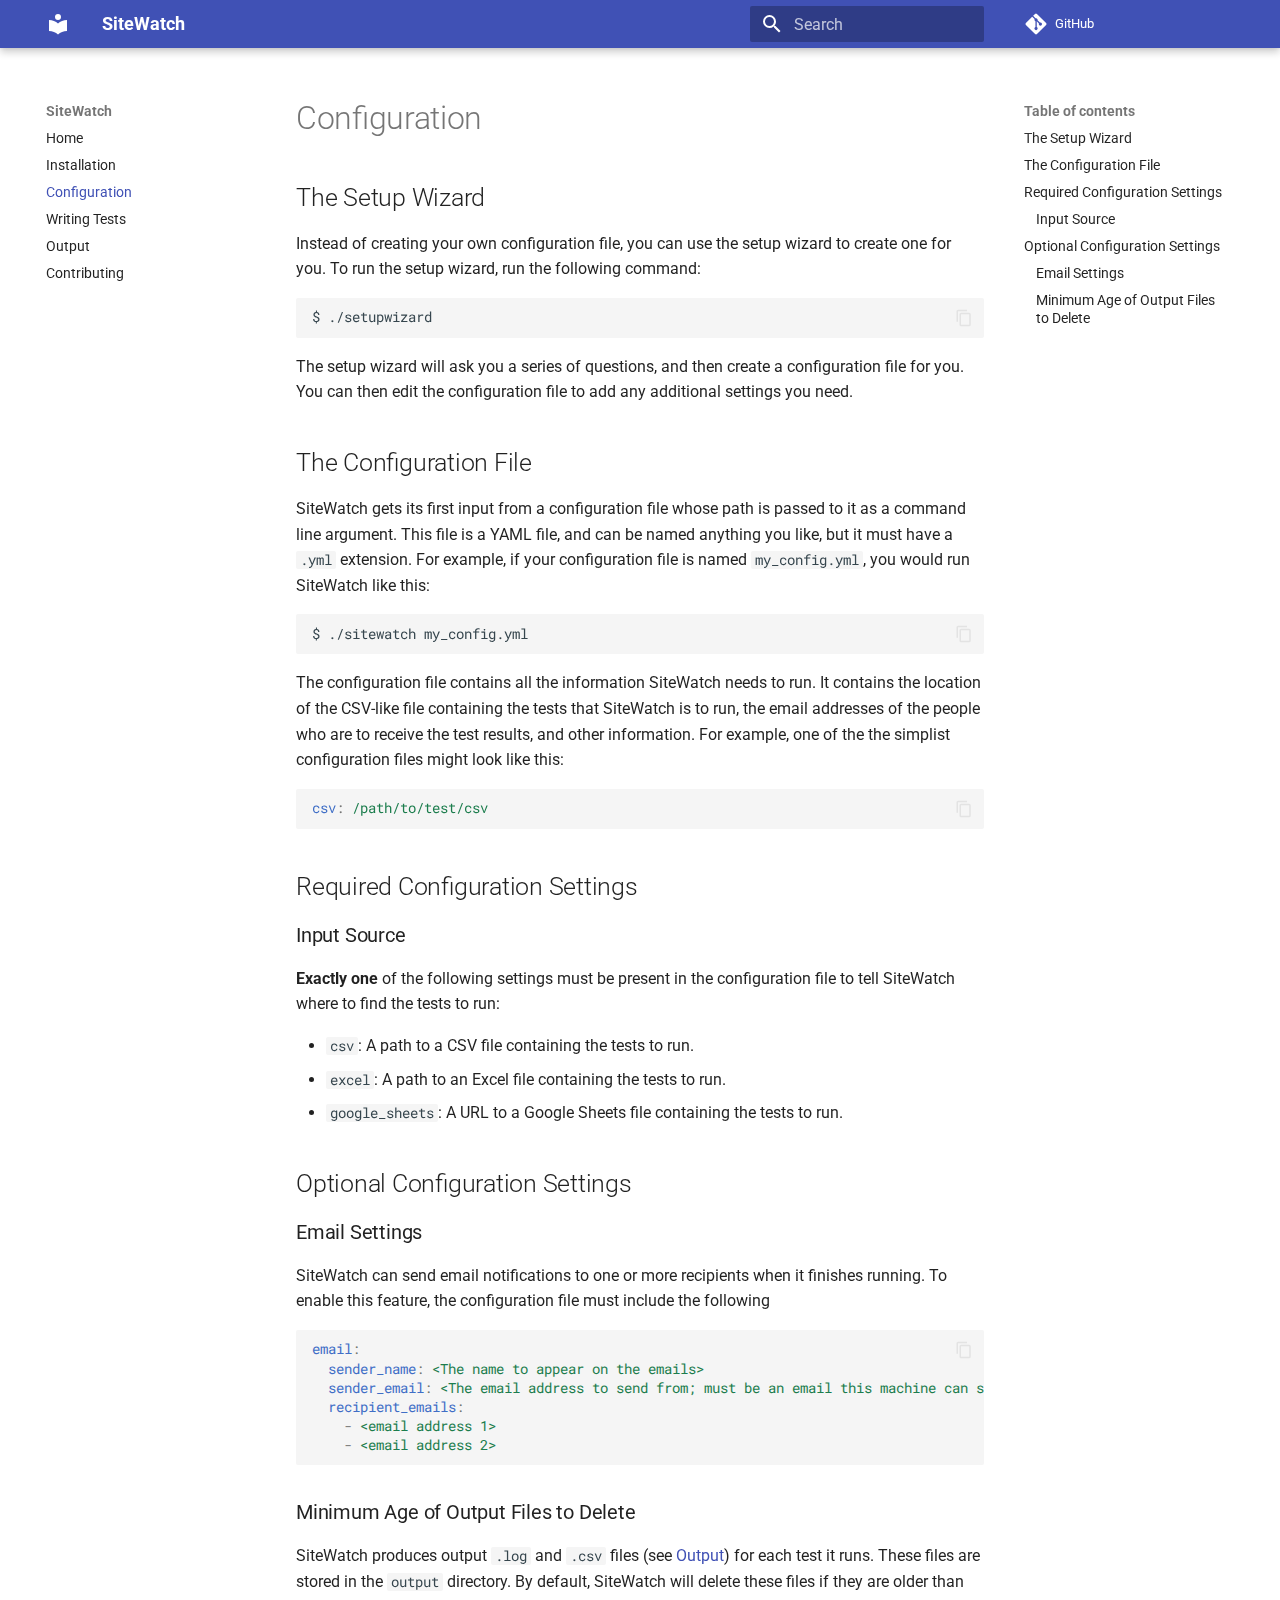
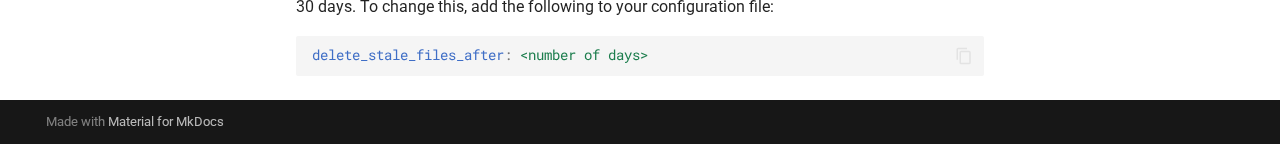
<file: site/configuration/index.html>
<!doctype html>
<html lang="en" class="no-js">
  <head>
    
      <meta charset="utf-8">
      <meta name="viewport" content="width=device-width,initial-scale=1">
      
        <meta name="description" content="Documentation for SiteWatch">
      
      
      
      
        <link rel="prev" href="../installation/">
      
      
        <link rel="next" href="../writing-test-data/">
      
      <link rel="icon" href="../assets/images/favicon.png">
      <meta name="generator" content="mkdocs-1.5.1, mkdocs-material-9.1.21">
    
    
      
        <title>Configuration - SiteWatch</title>
      
    
    
      <link rel="stylesheet" href="../assets/stylesheets/main.eebd395e.min.css">
      
      

    
    
    
      
        
        
        <link rel="preconnect" href="https://fonts.gstatic.com" crossorigin>
        <link rel="stylesheet" href="https://fonts.googleapis.com/css?family=Roboto:300,300i,400,400i,700,700i%7CRoboto+Mono:400,400i,700,700i&display=fallback">
        <style>:root{--md-text-font:"Roboto";--md-code-font:"Roboto Mono"}</style>
      
    
    
      <link rel="stylesheet" href="../css/extra.css">
    
    <script>__md_scope=new URL("..",location),__md_hash=e=>[...e].reduce((e,_)=>(e<<5)-e+_.charCodeAt(0),0),__md_get=(e,_=localStorage,t=__md_scope)=>JSON.parse(_.getItem(t.pathname+"."+e)),__md_set=(e,_,t=localStorage,a=__md_scope)=>{try{t.setItem(a.pathname+"."+e,JSON.stringify(_))}catch(e){}}</script>
    
      

    
    
    
  </head>
  
  
    <body dir="ltr">
  
    
    
      <script>var palette=__md_get("__palette");if(palette&&"object"==typeof palette.color)for(var key of Object.keys(palette.color))document.body.setAttribute("data-md-color-"+key,palette.color[key])</script>
    
    <input class="md-toggle" data-md-toggle="drawer" type="checkbox" id="__drawer" autocomplete="off">
    <input class="md-toggle" data-md-toggle="search" type="checkbox" id="__search" autocomplete="off">
    <label class="md-overlay" for="__drawer"></label>
    <div data-md-component="skip">
      
        
        <a href="#configuration" class="md-skip">
          Skip to content
        </a>
      
    </div>
    <div data-md-component="announce">
      
    </div>
    
    
      

  

<header class="md-header md-header--shadow" data-md-component="header">
  <nav class="md-header__inner md-grid" aria-label="Header">
    <a href=".." title="SiteWatch" class="md-header__button md-logo" aria-label="SiteWatch" data-md-component="logo">
      
  
  <svg xmlns="http://www.w3.org/2000/svg" viewBox="0 0 24 24"><path d="M12 8a3 3 0 0 0 3-3 3 3 0 0 0-3-3 3 3 0 0 0-3 3 3 3 0 0 0 3 3m0 3.54C9.64 9.35 6.5 8 3 8v11c3.5 0 6.64 1.35 9 3.54 2.36-2.19 5.5-3.54 9-3.54V8c-3.5 0-6.64 1.35-9 3.54Z"/></svg>

    </a>
    <label class="md-header__button md-icon" for="__drawer">
      <svg xmlns="http://www.w3.org/2000/svg" viewBox="0 0 24 24"><path d="M3 6h18v2H3V6m0 5h18v2H3v-2m0 5h18v2H3v-2Z"/></svg>
    </label>
    <div class="md-header__title" data-md-component="header-title">
      <div class="md-header__ellipsis">
        <div class="md-header__topic">
          <span class="md-ellipsis">
            SiteWatch
          </span>
        </div>
        <div class="md-header__topic" data-md-component="header-topic">
          <span class="md-ellipsis">
            
              Configuration
            
          </span>
        </div>
      </div>
    </div>
    
    
    
      <label class="md-header__button md-icon" for="__search">
        <svg xmlns="http://www.w3.org/2000/svg" viewBox="0 0 24 24"><path d="M9.5 3A6.5 6.5 0 0 1 16 9.5c0 1.61-.59 3.09-1.56 4.23l.27.27h.79l5 5-1.5 1.5-5-5v-.79l-.27-.27A6.516 6.516 0 0 1 9.5 16 6.5 6.5 0 0 1 3 9.5 6.5 6.5 0 0 1 9.5 3m0 2C7 5 5 7 5 9.5S7 14 9.5 14 14 12 14 9.5 12 5 9.5 5Z"/></svg>
      </label>
      <div class="md-search" data-md-component="search" role="dialog">
  <label class="md-search__overlay" for="__search"></label>
  <div class="md-search__inner" role="search">
    <form class="md-search__form" name="search">
      <input type="text" class="md-search__input" name="query" aria-label="Search" placeholder="Search" autocapitalize="off" autocorrect="off" autocomplete="off" spellcheck="false" data-md-component="search-query" required>
      <label class="md-search__icon md-icon" for="__search">
        <svg xmlns="http://www.w3.org/2000/svg" viewBox="0 0 24 24"><path d="M9.5 3A6.5 6.5 0 0 1 16 9.5c0 1.61-.59 3.09-1.56 4.23l.27.27h.79l5 5-1.5 1.5-5-5v-.79l-.27-.27A6.516 6.516 0 0 1 9.5 16 6.5 6.5 0 0 1 3 9.5 6.5 6.5 0 0 1 9.5 3m0 2C7 5 5 7 5 9.5S7 14 9.5 14 14 12 14 9.5 12 5 9.5 5Z"/></svg>
        <svg xmlns="http://www.w3.org/2000/svg" viewBox="0 0 24 24"><path d="M20 11v2H8l5.5 5.5-1.42 1.42L4.16 12l7.92-7.92L13.5 5.5 8 11h12Z"/></svg>
      </label>
      <nav class="md-search__options" aria-label="Search">
        
        <button type="reset" class="md-search__icon md-icon" title="Clear" aria-label="Clear" tabindex="-1">
          <svg xmlns="http://www.w3.org/2000/svg" viewBox="0 0 24 24"><path d="M19 6.41 17.59 5 12 10.59 6.41 5 5 6.41 10.59 12 5 17.59 6.41 19 12 13.41 17.59 19 19 17.59 13.41 12 19 6.41Z"/></svg>
        </button>
      </nav>
      
    </form>
    <div class="md-search__output">
      <div class="md-search__scrollwrap" data-md-scrollfix>
        <div class="md-search-result" data-md-component="search-result">
          <div class="md-search-result__meta">
            Initializing search
          </div>
          <ol class="md-search-result__list" role="presentation"></ol>
        </div>
      </div>
    </div>
  </div>
</div>
    
    
      <div class="md-header__source">
        <a href="https://github.com/digitalutsc/site_watch/tree/gh-pages" title="Go to repository" class="md-source" data-md-component="source">
  <div class="md-source__icon md-icon">
    
    <svg xmlns="http://www.w3.org/2000/svg" viewBox="0 0 448 512"><!--! Font Awesome Free 6.4.0 by @fontawesome - https://fontawesome.com License - https://fontawesome.com/license/free (Icons: CC BY 4.0, Fonts: SIL OFL 1.1, Code: MIT License) Copyright 2023 Fonticons, Inc.--><path d="M439.55 236.05 244 40.45a28.87 28.87 0 0 0-40.81 0l-40.66 40.63 51.52 51.52c27.06-9.14 52.68 16.77 43.39 43.68l49.66 49.66c34.23-11.8 61.18 31 35.47 56.69-26.49 26.49-70.21-2.87-56-37.34L240.22 199v121.85c25.3 12.54 22.26 41.85 9.08 55a34.34 34.34 0 0 1-48.55 0c-17.57-17.6-11.07-46.91 11.25-56v-123c-20.8-8.51-24.6-30.74-18.64-45L142.57 101 8.45 235.14a28.86 28.86 0 0 0 0 40.81l195.61 195.6a28.86 28.86 0 0 0 40.8 0l194.69-194.69a28.86 28.86 0 0 0 0-40.81z"/></svg>
  </div>
  <div class="md-source__repository">
    GitHub
  </div>
</a>
      </div>
    
  </nav>
  
</header>
    
    <div class="md-container" data-md-component="container">
      
      
        
          
        
      
      <main class="md-main" data-md-component="main">
        <div class="md-main__inner md-grid">
          
            
              
              <div class="md-sidebar md-sidebar--primary" data-md-component="sidebar" data-md-type="navigation" >
                <div class="md-sidebar__scrollwrap">
                  <div class="md-sidebar__inner">
                    


<nav class="md-nav md-nav--primary" aria-label="Navigation" data-md-level="0">
  <label class="md-nav__title" for="__drawer">
    <a href=".." title="SiteWatch" class="md-nav__button md-logo" aria-label="SiteWatch" data-md-component="logo">
      
  
  <svg xmlns="http://www.w3.org/2000/svg" viewBox="0 0 24 24"><path d="M12 8a3 3 0 0 0 3-3 3 3 0 0 0-3-3 3 3 0 0 0-3 3 3 3 0 0 0 3 3m0 3.54C9.64 9.35 6.5 8 3 8v11c3.5 0 6.64 1.35 9 3.54 2.36-2.19 5.5-3.54 9-3.54V8c-3.5 0-6.64 1.35-9 3.54Z"/></svg>

    </a>
    SiteWatch
  </label>
  
    <div class="md-nav__source">
      <a href="https://github.com/digitalutsc/site_watch/tree/gh-pages" title="Go to repository" class="md-source" data-md-component="source">
  <div class="md-source__icon md-icon">
    
    <svg xmlns="http://www.w3.org/2000/svg" viewBox="0 0 448 512"><!--! Font Awesome Free 6.4.0 by @fontawesome - https://fontawesome.com License - https://fontawesome.com/license/free (Icons: CC BY 4.0, Fonts: SIL OFL 1.1, Code: MIT License) Copyright 2023 Fonticons, Inc.--><path d="M439.55 236.05 244 40.45a28.87 28.87 0 0 0-40.81 0l-40.66 40.63 51.52 51.52c27.06-9.14 52.68 16.77 43.39 43.68l49.66 49.66c34.23-11.8 61.18 31 35.47 56.69-26.49 26.49-70.21-2.87-56-37.34L240.22 199v121.85c25.3 12.54 22.26 41.85 9.08 55a34.34 34.34 0 0 1-48.55 0c-17.57-17.6-11.07-46.91 11.25-56v-123c-20.8-8.51-24.6-30.74-18.64-45L142.57 101 8.45 235.14a28.86 28.86 0 0 0 0 40.81l195.61 195.6a28.86 28.86 0 0 0 40.8 0l194.69-194.69a28.86 28.86 0 0 0 0-40.81z"/></svg>
  </div>
  <div class="md-source__repository">
    GitHub
  </div>
</a>
    </div>
  
  <ul class="md-nav__list" data-md-scrollfix>
    
      
      
      

  
  
  
    <li class="md-nav__item">
      <a href=".." class="md-nav__link">
        Home
      </a>
    </li>
  

    
      
      
      

  
  
  
    <li class="md-nav__item">
      <a href="../installation/" class="md-nav__link">
        Installation
      </a>
    </li>
  

    
      
      
      

  
  
    
  
  
    <li class="md-nav__item md-nav__item--active">
      
      <input class="md-nav__toggle md-toggle" type="checkbox" id="__toc">
      
      
        
      
      
        <label class="md-nav__link md-nav__link--active" for="__toc">
          Configuration
          <span class="md-nav__icon md-icon"></span>
        </label>
      
      <a href="./" class="md-nav__link md-nav__link--active">
        Configuration
      </a>
      
        

<nav class="md-nav md-nav--secondary" aria-label="Table of contents">
  
  
  
    
  
  
    <label class="md-nav__title" for="__toc">
      <span class="md-nav__icon md-icon"></span>
      Table of contents
    </label>
    <ul class="md-nav__list" data-md-component="toc" data-md-scrollfix>
      
        <li class="md-nav__item">
  <a href="#the-setup-wizard" class="md-nav__link">
    The Setup Wizard
  </a>
  
</li>
      
        <li class="md-nav__item">
  <a href="#the-configuration-file" class="md-nav__link">
    The Configuration File
  </a>
  
</li>
      
        <li class="md-nav__item">
  <a href="#required-configuration-settings" class="md-nav__link">
    Required Configuration Settings
  </a>
  
    <nav class="md-nav" aria-label="Required Configuration Settings">
      <ul class="md-nav__list">
        
          <li class="md-nav__item">
  <a href="#input-source" class="md-nav__link">
    Input Source
  </a>
  
</li>
        
      </ul>
    </nav>
  
</li>
      
        <li class="md-nav__item">
  <a href="#optional-configuration-settings" class="md-nav__link">
    Optional Configuration Settings
  </a>
  
    <nav class="md-nav" aria-label="Optional Configuration Settings">
      <ul class="md-nav__list">
        
          <li class="md-nav__item">
  <a href="#email-settings" class="md-nav__link">
    Email Settings
  </a>
  
</li>
        
          <li class="md-nav__item">
  <a href="#minimum-age-of-output-files-to-delete" class="md-nav__link">
    Minimum Age of Output Files to Delete
  </a>
  
</li>
        
      </ul>
    </nav>
  
</li>
      
    </ul>
  
</nav>
      
    </li>
  

    
      
      
      

  
  
  
    <li class="md-nav__item">
      <a href="../writing-test-data/" class="md-nav__link">
        Writing Tests
      </a>
    </li>
  

    
      
      
      

  
  
  
    <li class="md-nav__item">
      <a href="../output/" class="md-nav__link">
        Output
      </a>
    </li>
  

    
      
      
      

  
  
  
    <li class="md-nav__item">
      <a href="../contributing/" class="md-nav__link">
        Contributing
      </a>
    </li>
  

    
  </ul>
</nav>
                  </div>
                </div>
              </div>
            
            
              
              <div class="md-sidebar md-sidebar--secondary" data-md-component="sidebar" data-md-type="toc" >
                <div class="md-sidebar__scrollwrap">
                  <div class="md-sidebar__inner">
                    

<nav class="md-nav md-nav--secondary" aria-label="Table of contents">
  
  
  
    
  
  
    <label class="md-nav__title" for="__toc">
      <span class="md-nav__icon md-icon"></span>
      Table of contents
    </label>
    <ul class="md-nav__list" data-md-component="toc" data-md-scrollfix>
      
        <li class="md-nav__item">
  <a href="#the-setup-wizard" class="md-nav__link">
    The Setup Wizard
  </a>
  
</li>
      
        <li class="md-nav__item">
  <a href="#the-configuration-file" class="md-nav__link">
    The Configuration File
  </a>
  
</li>
      
        <li class="md-nav__item">
  <a href="#required-configuration-settings" class="md-nav__link">
    Required Configuration Settings
  </a>
  
    <nav class="md-nav" aria-label="Required Configuration Settings">
      <ul class="md-nav__list">
        
          <li class="md-nav__item">
  <a href="#input-source" class="md-nav__link">
    Input Source
  </a>
  
</li>
        
      </ul>
    </nav>
  
</li>
      
        <li class="md-nav__item">
  <a href="#optional-configuration-settings" class="md-nav__link">
    Optional Configuration Settings
  </a>
  
    <nav class="md-nav" aria-label="Optional Configuration Settings">
      <ul class="md-nav__list">
        
          <li class="md-nav__item">
  <a href="#email-settings" class="md-nav__link">
    Email Settings
  </a>
  
</li>
        
          <li class="md-nav__item">
  <a href="#minimum-age-of-output-files-to-delete" class="md-nav__link">
    Minimum Age of Output Files to Delete
  </a>
  
</li>
        
      </ul>
    </nav>
  
</li>
      
    </ul>
  
</nav>
                  </div>
                </div>
              </div>
            
          
          
            <div class="md-content" data-md-component="content">
              <article class="md-content__inner md-typeset">
                
                  

  
  


<h1 id="configuration">Configuration</h1>
<h2 id="the-setup-wizard">The Setup Wizard</h2>
<p>Instead of creating your own configuration file, you can use the setup wizard to create one for you. To run the setup wizard, run the following command:
<div class="language-bash highlight"><pre><span></span><code><span id="__span-0-1"><a id="__codelineno-0-1" name="__codelineno-0-1" href="#__codelineno-0-1"></a>$<span class="w"> </span>./setupwizard
</span></code></pre></div>
The setup wizard will ask you a series of questions, and then create a configuration file for you. You can then edit the configuration file to add any additional settings you need.</p>
<h2 id="the-configuration-file">The Configuration File</h2>
<p>SiteWatch gets its first input from a configuration file whose path is passed to it as a command line argument. This file is a YAML file, and can be named anything you like, but it must have a <code>.yml</code> extension. For example, if your configuration file is named <code>my_config.yml</code>, you would run SiteWatch like this:
<div class="language-bash highlight"><pre><span></span><code><span id="__span-1-1"><a id="__codelineno-1-1" name="__codelineno-1-1" href="#__codelineno-1-1"></a>$<span class="w"> </span>./sitewatch<span class="w"> </span>my_config.yml
</span></code></pre></div>
The configuration file contains all the information SiteWatch needs to run. It contains the location of the CSV-like file containing the tests that SiteWatch is to run, the email addresses of the people who are to receive the test results, and other information. For example, one of the the simplist configuration files might look like this:
<div class="language-yaml highlight"><pre><span></span><code><span id="__span-2-1"><a id="__codelineno-2-1" name="__codelineno-2-1" href="#__codelineno-2-1"></a><span class="nt">csv</span><span class="p">:</span><span class="w"> </span><span class="l l-Scalar l-Scalar-Plain">/path/to/test/csv</span>
</span></code></pre></div></p>
<h2 id="required-configuration-settings">Required Configuration Settings</h2>
<h3 id="input-source">Input Source</h3>
<p><strong>Exactly one</strong> of the following settings must be present in the configuration file to tell SiteWatch where to find the tests to run:</p>
<ul>
<li><code>csv</code>: A path to a CSV file containing the tests to run.</li>
<li><code>excel</code>: A path to an Excel file containing the tests to run.</li>
<li><code>google_sheets</code>: A URL to a Google Sheets file containing the tests to run.</li>
</ul>
<h2 id="optional-configuration-settings">Optional Configuration Settings</h2>
<h3 id="email-settings">Email Settings</h3>
<p>SiteWatch can send email notifications to one or more recipients when it finishes running. To enable this feature, the configuration file must include the following
<div class="language-yaml highlight"><pre><span></span><code><span id="__span-3-1"><a id="__codelineno-3-1" name="__codelineno-3-1" href="#__codelineno-3-1"></a><span class="nt">email</span><span class="p">:</span>
</span><span id="__span-3-2"><a id="__codelineno-3-2" name="__codelineno-3-2" href="#__codelineno-3-2"></a><span class="w">  </span><span class="nt">sender_name</span><span class="p">:</span><span class="w"> </span><span class="l l-Scalar l-Scalar-Plain">&lt;The name to appear on the emails&gt;</span>
</span><span id="__span-3-3"><a id="__codelineno-3-3" name="__codelineno-3-3" href="#__codelineno-3-3"></a><span class="w">  </span><span class="nt">sender_email</span><span class="p">:</span><span class="w"> </span><span class="l l-Scalar l-Scalar-Plain">&lt;The email address to send from; must be an email this machine can send from&gt;</span>
</span><span id="__span-3-4"><a id="__codelineno-3-4" name="__codelineno-3-4" href="#__codelineno-3-4"></a><span class="w">  </span><span class="nt">recipient_emails</span><span class="p">:</span><span class="w"> </span>
</span><span id="__span-3-5"><a id="__codelineno-3-5" name="__codelineno-3-5" href="#__codelineno-3-5"></a><span class="w">    </span><span class="p p-Indicator">-</span><span class="w"> </span><span class="l l-Scalar l-Scalar-Plain">&lt;email address 1&gt;</span>
</span><span id="__span-3-6"><a id="__codelineno-3-6" name="__codelineno-3-6" href="#__codelineno-3-6"></a><span class="w">    </span><span class="p p-Indicator">-</span><span class="w"> </span><span class="l l-Scalar l-Scalar-Plain">&lt;email address 2&gt;</span>
</span></code></pre></div></p>
<h3 id="minimum-age-of-output-files-to-delete">Minimum Age of Output Files to Delete</h3>
<p>SiteWatch produces output <code>.log</code> and <code>.csv</code> files (see <a href="../output/">Output</a>) for each test it runs. These files are stored in the <code>output</code> directory. By default, SiteWatch will delete these files if they are older than 30 days. To change this, add the following to your configuration file:
<div class="language-yaml highlight"><pre><span></span><code><span id="__span-4-1"><a id="__codelineno-4-1" name="__codelineno-4-1" href="#__codelineno-4-1"></a><span class="nt">delete_stale_files_after</span><span class="p">:</span><span class="w"> </span><span class="l l-Scalar l-Scalar-Plain">&lt;number of days&gt;</span>
</span></code></pre></div></p>





                
              </article>
            </div>
          
          
        </div>
        
      </main>
      
        <footer class="md-footer">
  
  <div class="md-footer-meta md-typeset">
    <div class="md-footer-meta__inner md-grid">
      <div class="md-copyright">
  
  
    Made with
    <a href="https://squidfunk.github.io/mkdocs-material/" target="_blank" rel="noopener">
      Material for MkDocs
    </a>
  
</div>
      
    </div>
  </div>
</footer>
      
    </div>
    <div class="md-dialog" data-md-component="dialog">
      <div class="md-dialog__inner md-typeset"></div>
    </div>
    
    <script id="__config" type="application/json">{"base": "..", "features": ["content.code.copy", "content.code.select", "content.code.annotate", "content.code.annotate", "meta.author"], "search": "../assets/javascripts/workers/search.74e28a9f.min.js", "translations": {"clipboard.copied": "Copied to clipboard", "clipboard.copy": "Copy to clipboard", "search.result.more.one": "1 more on this page", "search.result.more.other": "# more on this page", "search.result.none": "No matching documents", "search.result.one": "1 matching document", "search.result.other": "# matching documents", "search.result.placeholder": "Type to start searching", "search.result.term.missing": "Missing", "select.version": "Select version"}}</script>
    
    
      <script src="../assets/javascripts/bundle.220ee61c.min.js"></script>
      
    
  </body>
</html>
</file>
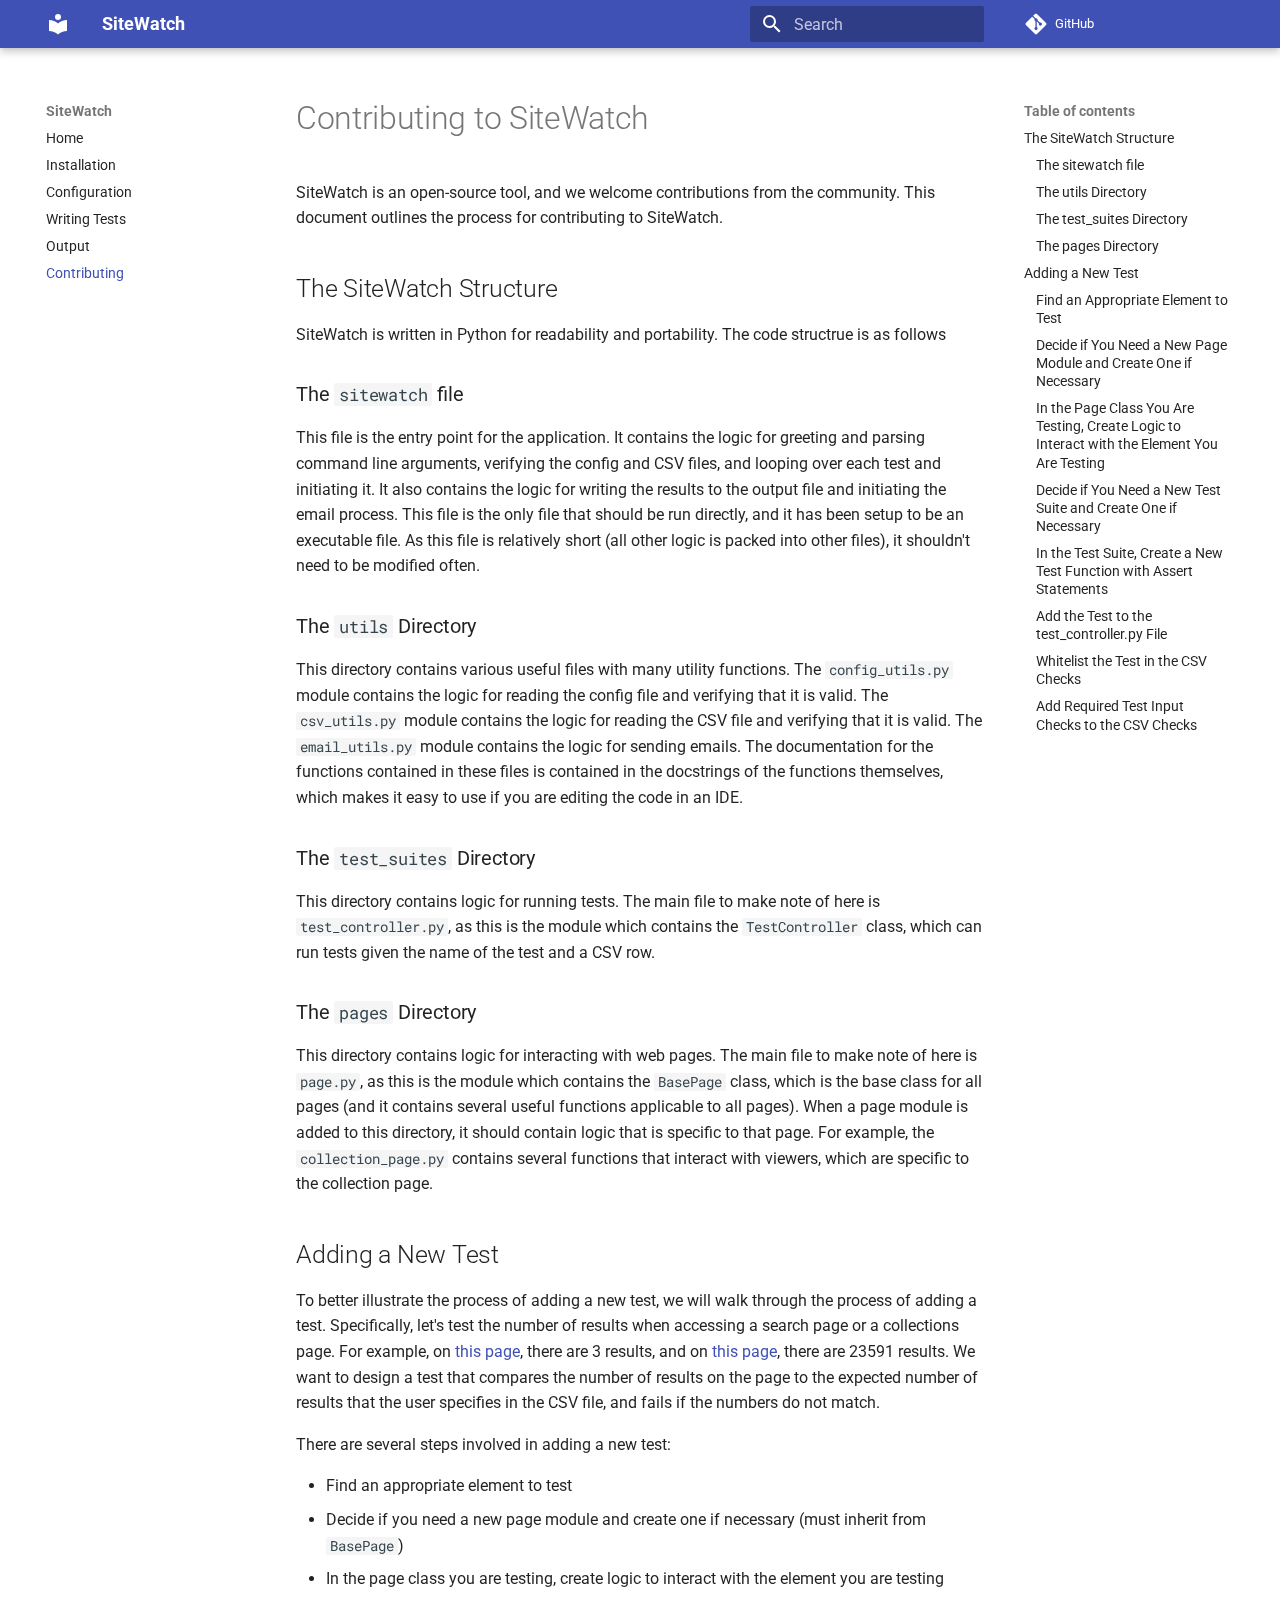
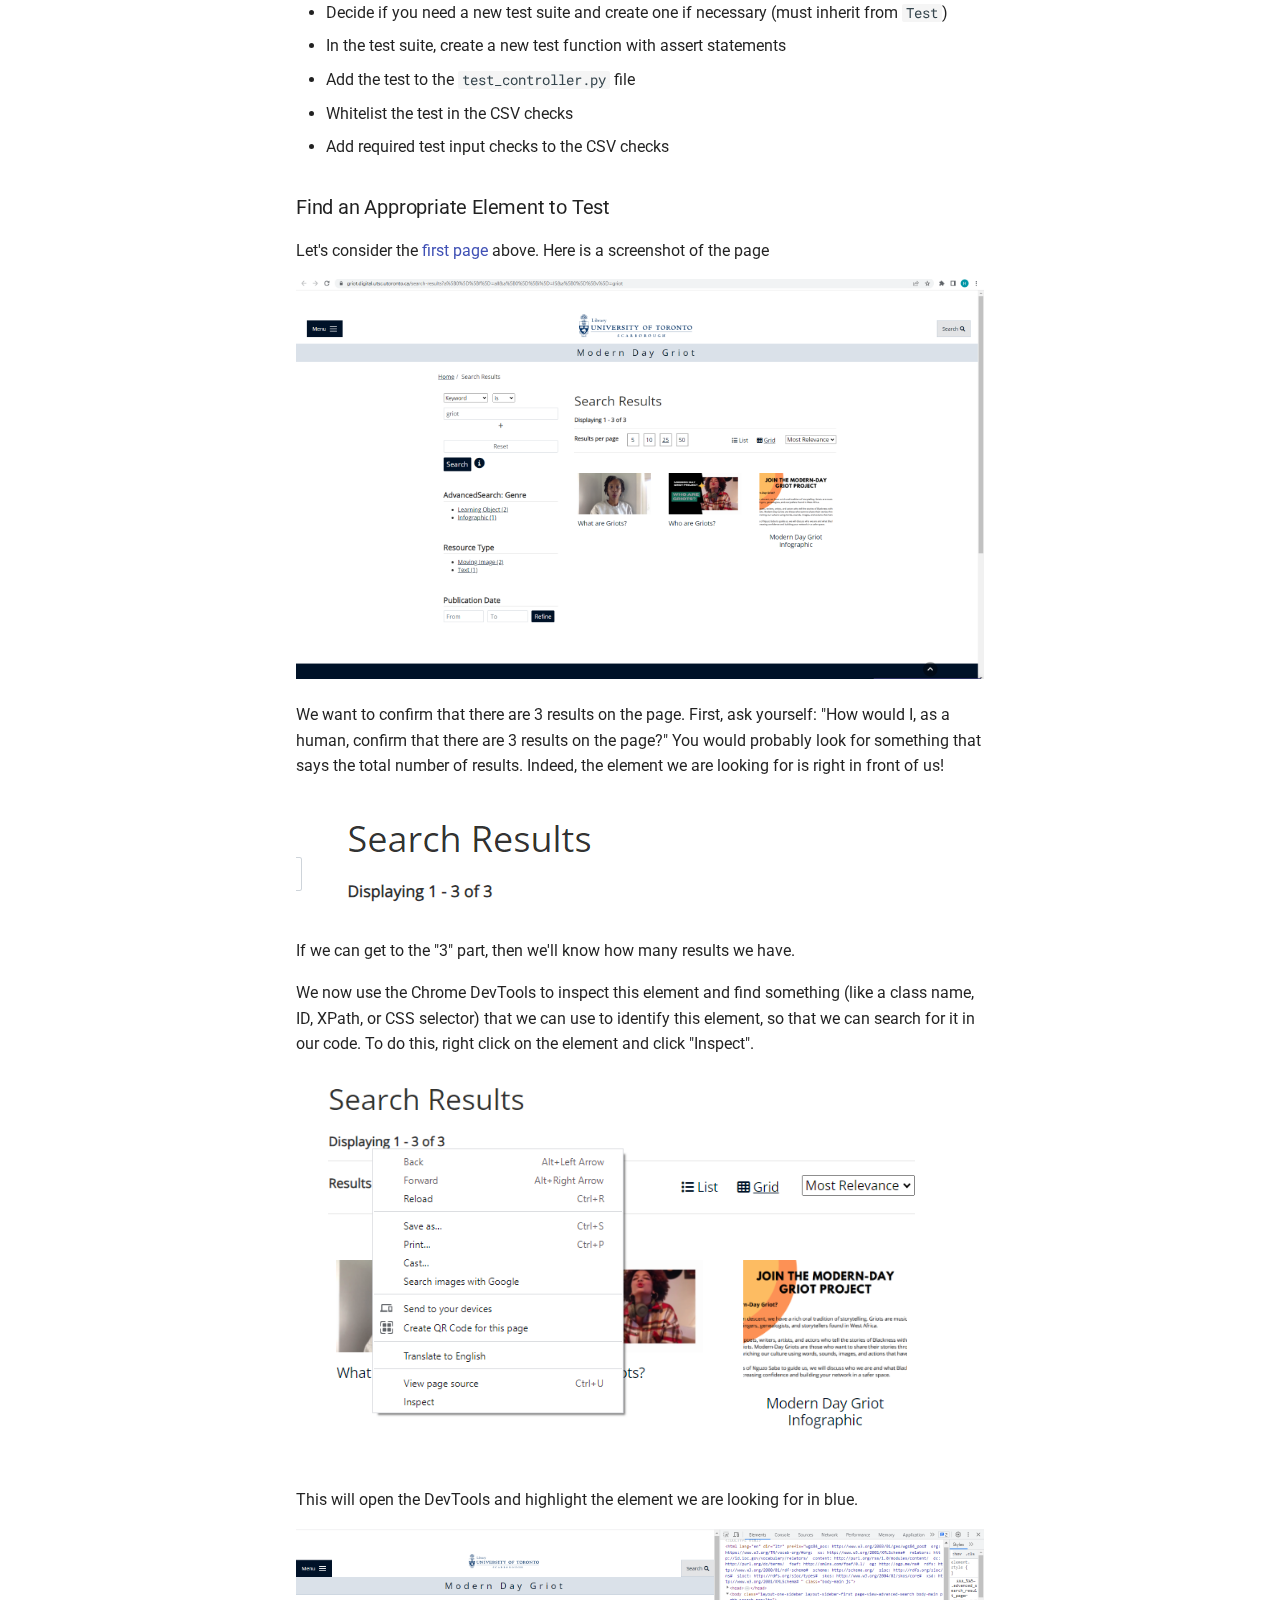
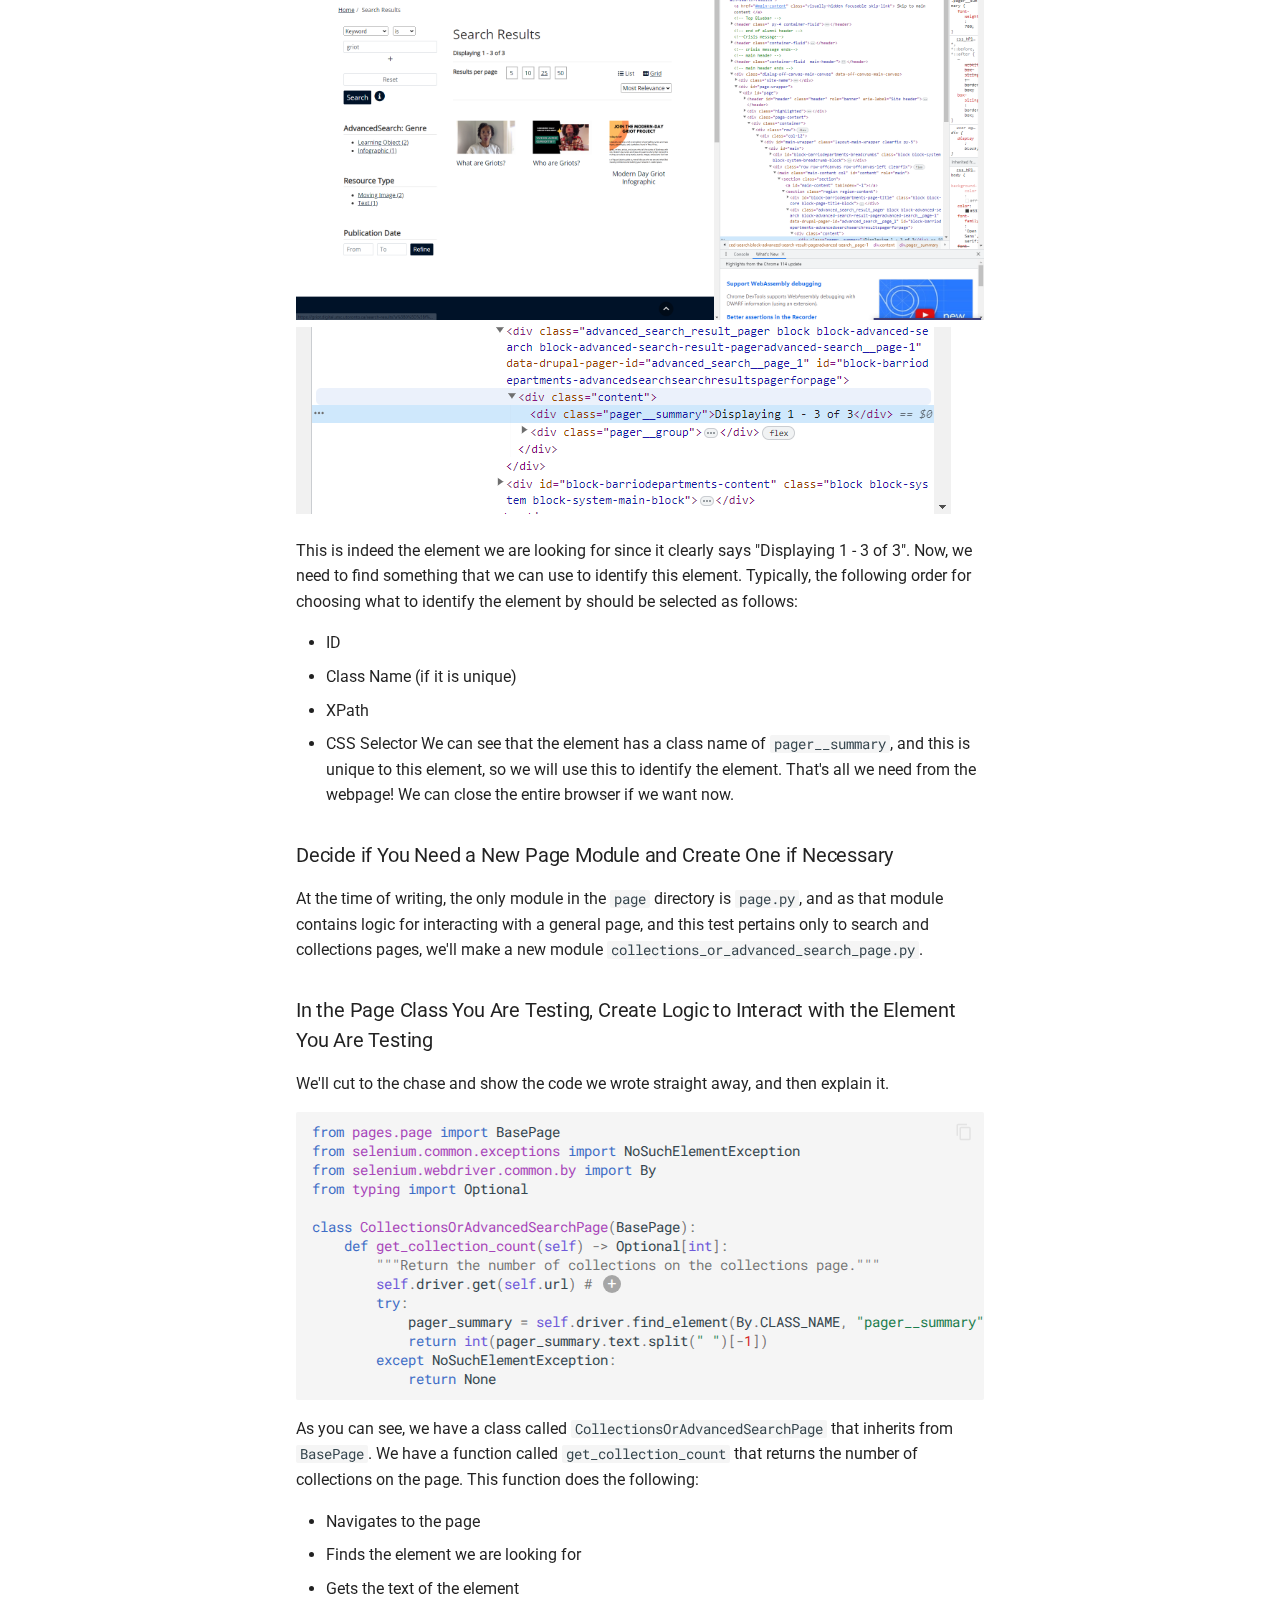
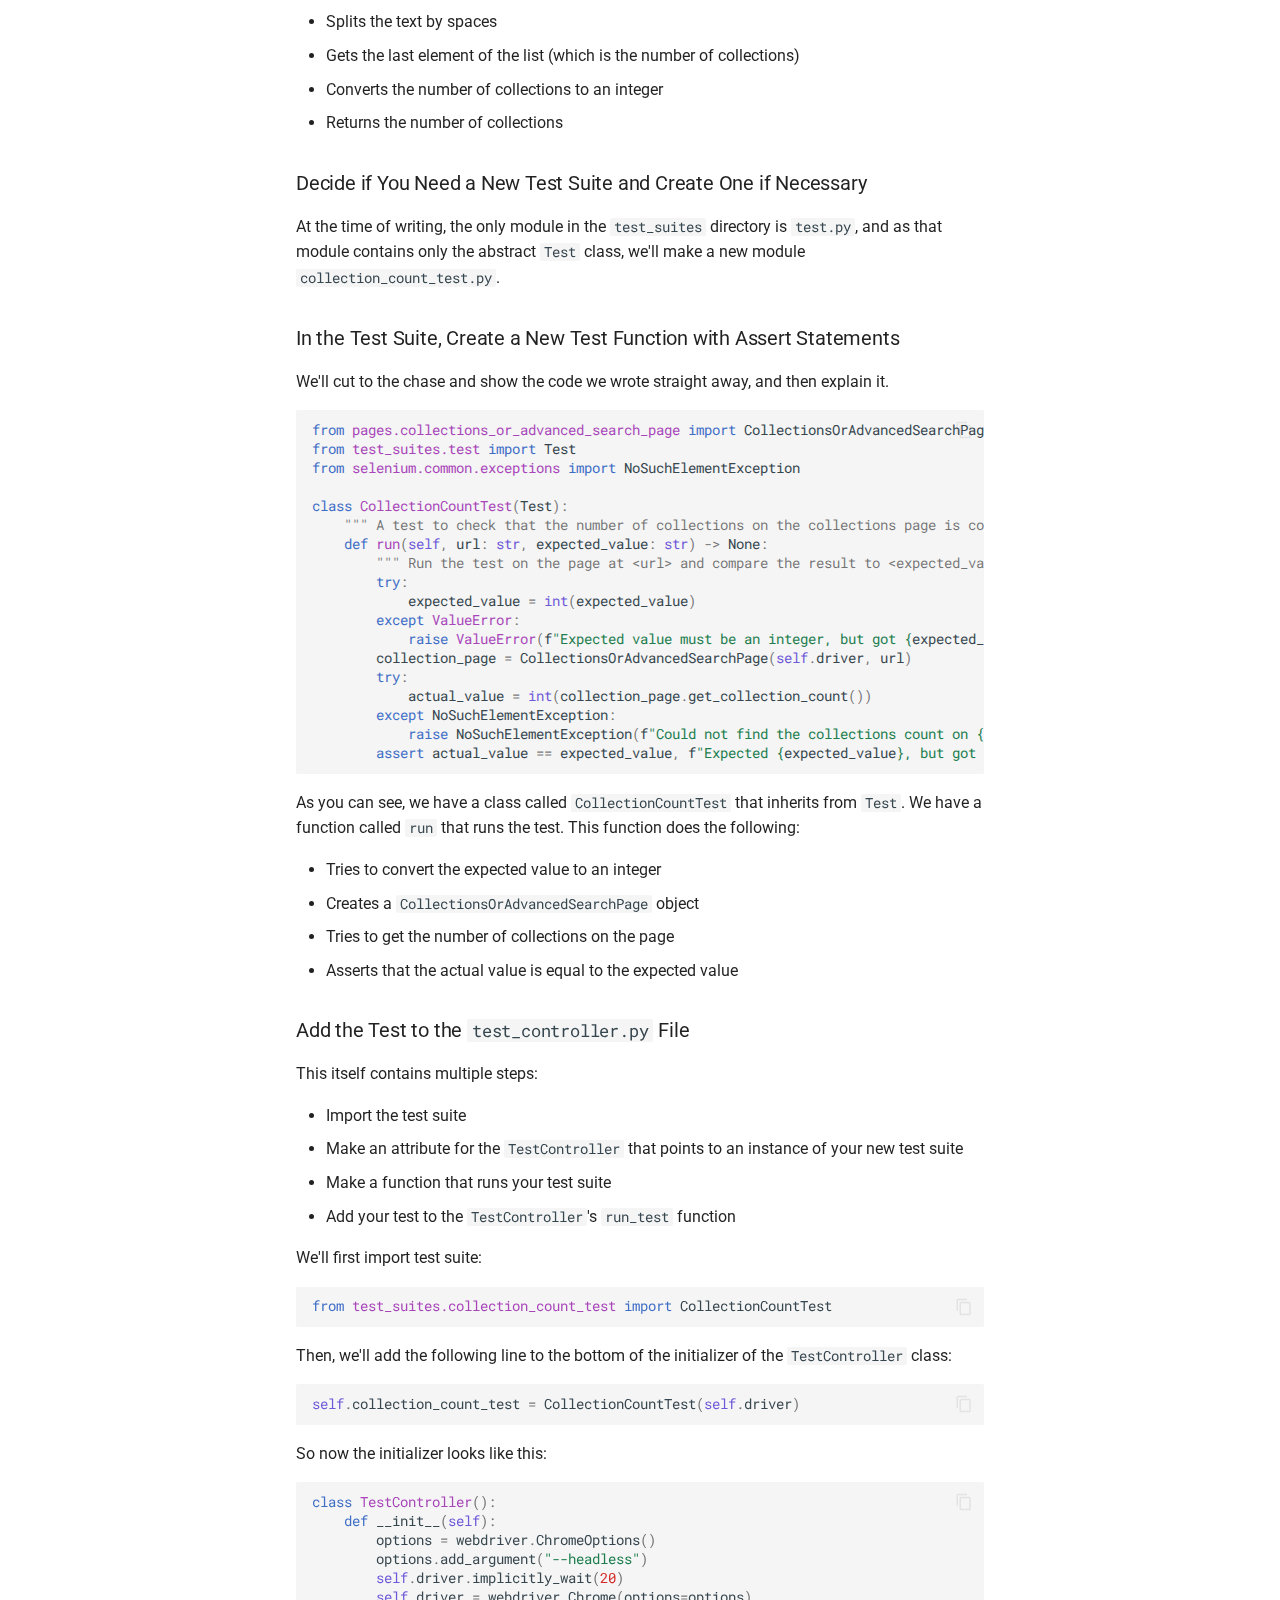
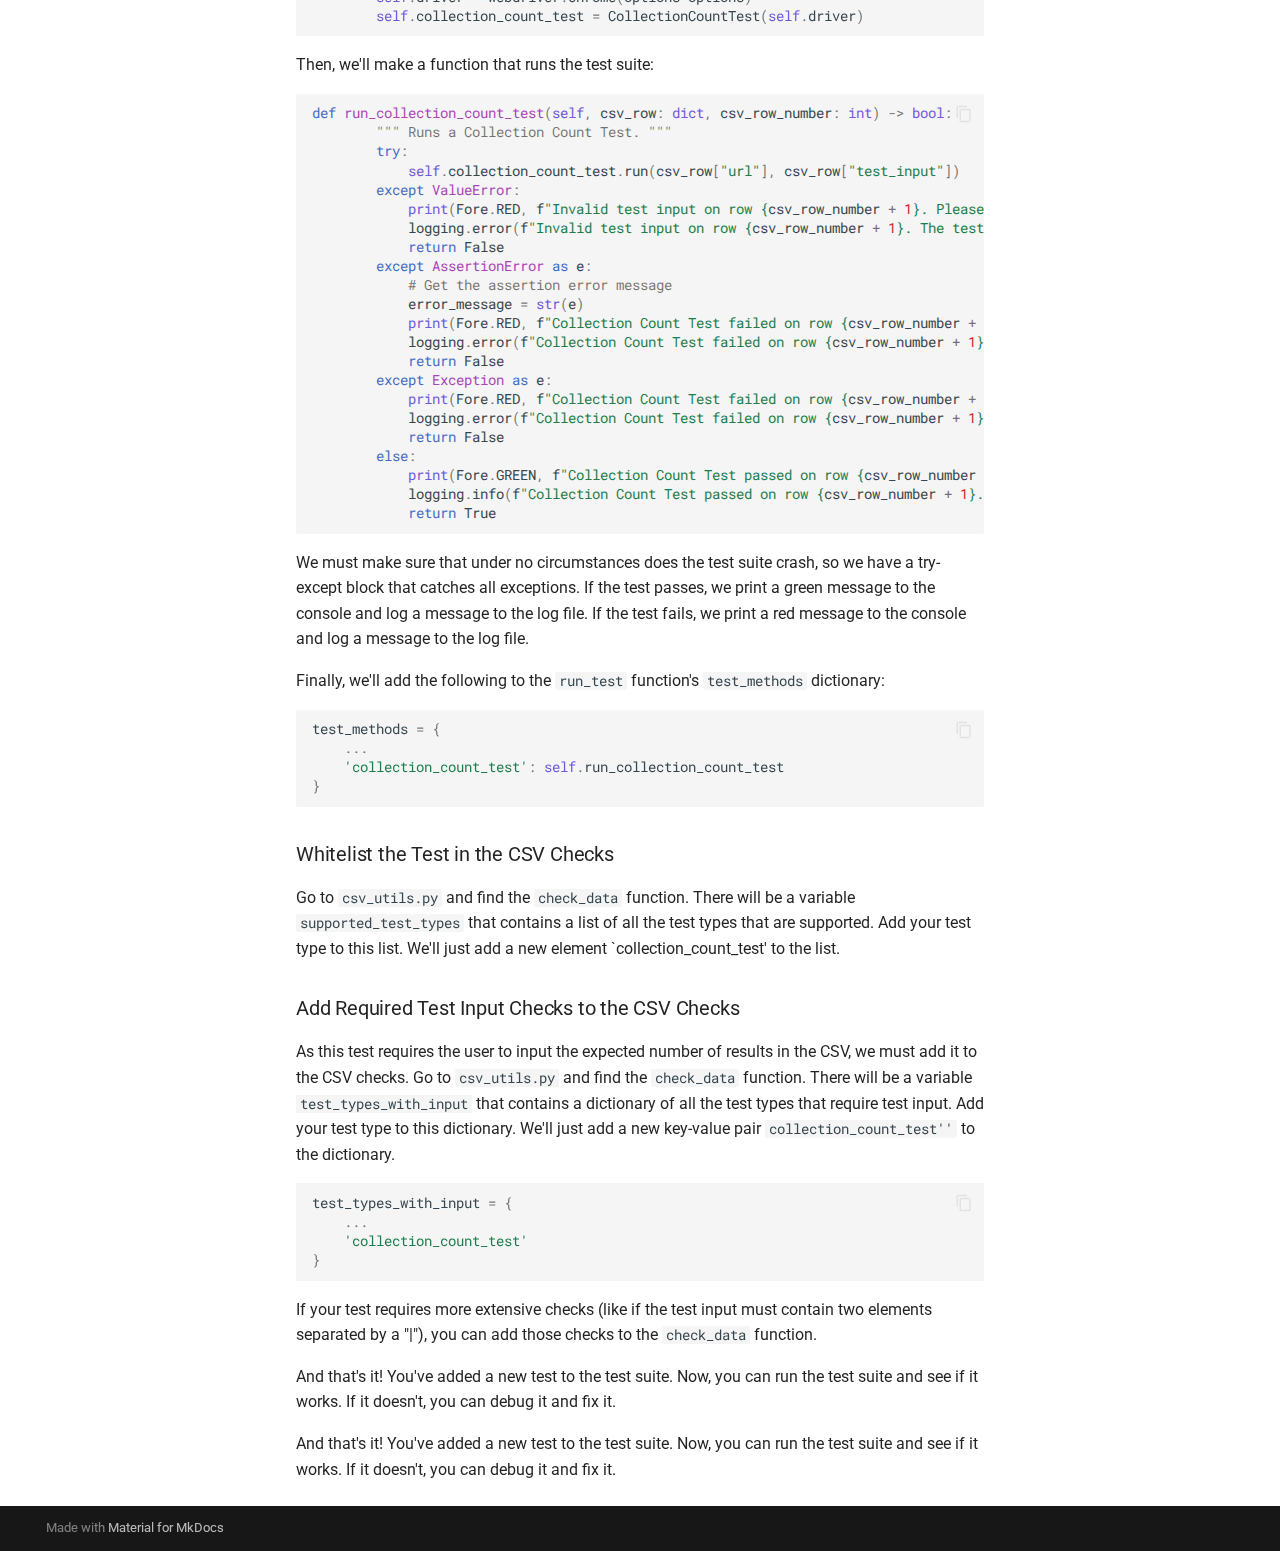
<file: site/contributing/index.html>
<!doctype html>
<html lang="en" class="no-js">
  <head>
    
      <meta charset="utf-8">
      <meta name="viewport" content="width=device-width,initial-scale=1">
      
        <meta name="description" content="Documentation for SiteWatch">
      
      
      
      
        <link rel="prev" href="../output/">
      
      
      <link rel="icon" href="../assets/images/favicon.png">
      <meta name="generator" content="mkdocs-1.5.1, mkdocs-material-9.1.21">
    
    
      
        <title>Contributing - SiteWatch</title>
      
    
    
      <link rel="stylesheet" href="../assets/stylesheets/main.eebd395e.min.css">
      
      

    
    
    
      
        
        
        <link rel="preconnect" href="https://fonts.gstatic.com" crossorigin>
        <link rel="stylesheet" href="https://fonts.googleapis.com/css?family=Roboto:300,300i,400,400i,700,700i%7CRoboto+Mono:400,400i,700,700i&display=fallback">
        <style>:root{--md-text-font:"Roboto";--md-code-font:"Roboto Mono"}</style>
      
    
    
      <link rel="stylesheet" href="../css/extra.css">
    
    <script>__md_scope=new URL("..",location),__md_hash=e=>[...e].reduce((e,_)=>(e<<5)-e+_.charCodeAt(0),0),__md_get=(e,_=localStorage,t=__md_scope)=>JSON.parse(_.getItem(t.pathname+"."+e)),__md_set=(e,_,t=localStorage,a=__md_scope)=>{try{t.setItem(a.pathname+"."+e,JSON.stringify(_))}catch(e){}}</script>
    
      

    
    
    
  </head>
  
  
    <body dir="ltr">
  
    
    
      <script>var palette=__md_get("__palette");if(palette&&"object"==typeof palette.color)for(var key of Object.keys(palette.color))document.body.setAttribute("data-md-color-"+key,palette.color[key])</script>
    
    <input class="md-toggle" data-md-toggle="drawer" type="checkbox" id="__drawer" autocomplete="off">
    <input class="md-toggle" data-md-toggle="search" type="checkbox" id="__search" autocomplete="off">
    <label class="md-overlay" for="__drawer"></label>
    <div data-md-component="skip">
      
        
        <a href="#contributing-to-sitewatch" class="md-skip">
          Skip to content
        </a>
      
    </div>
    <div data-md-component="announce">
      
    </div>
    
    
      

  

<header class="md-header md-header--shadow" data-md-component="header">
  <nav class="md-header__inner md-grid" aria-label="Header">
    <a href=".." title="SiteWatch" class="md-header__button md-logo" aria-label="SiteWatch" data-md-component="logo">
      
  
  <svg xmlns="http://www.w3.org/2000/svg" viewBox="0 0 24 24"><path d="M12 8a3 3 0 0 0 3-3 3 3 0 0 0-3-3 3 3 0 0 0-3 3 3 3 0 0 0 3 3m0 3.54C9.64 9.35 6.5 8 3 8v11c3.5 0 6.64 1.35 9 3.54 2.36-2.19 5.5-3.54 9-3.54V8c-3.5 0-6.64 1.35-9 3.54Z"/></svg>

    </a>
    <label class="md-header__button md-icon" for="__drawer">
      <svg xmlns="http://www.w3.org/2000/svg" viewBox="0 0 24 24"><path d="M3 6h18v2H3V6m0 5h18v2H3v-2m0 5h18v2H3v-2Z"/></svg>
    </label>
    <div class="md-header__title" data-md-component="header-title">
      <div class="md-header__ellipsis">
        <div class="md-header__topic">
          <span class="md-ellipsis">
            SiteWatch
          </span>
        </div>
        <div class="md-header__topic" data-md-component="header-topic">
          <span class="md-ellipsis">
            
              Contributing
            
          </span>
        </div>
      </div>
    </div>
    
    
    
      <label class="md-header__button md-icon" for="__search">
        <svg xmlns="http://www.w3.org/2000/svg" viewBox="0 0 24 24"><path d="M9.5 3A6.5 6.5 0 0 1 16 9.5c0 1.61-.59 3.09-1.56 4.23l.27.27h.79l5 5-1.5 1.5-5-5v-.79l-.27-.27A6.516 6.516 0 0 1 9.5 16 6.5 6.5 0 0 1 3 9.5 6.5 6.5 0 0 1 9.5 3m0 2C7 5 5 7 5 9.5S7 14 9.5 14 14 12 14 9.5 12 5 9.5 5Z"/></svg>
      </label>
      <div class="md-search" data-md-component="search" role="dialog">
  <label class="md-search__overlay" for="__search"></label>
  <div class="md-search__inner" role="search">
    <form class="md-search__form" name="search">
      <input type="text" class="md-search__input" name="query" aria-label="Search" placeholder="Search" autocapitalize="off" autocorrect="off" autocomplete="off" spellcheck="false" data-md-component="search-query" required>
      <label class="md-search__icon md-icon" for="__search">
        <svg xmlns="http://www.w3.org/2000/svg" viewBox="0 0 24 24"><path d="M9.5 3A6.5 6.5 0 0 1 16 9.5c0 1.61-.59 3.09-1.56 4.23l.27.27h.79l5 5-1.5 1.5-5-5v-.79l-.27-.27A6.516 6.516 0 0 1 9.5 16 6.5 6.5 0 0 1 3 9.5 6.5 6.5 0 0 1 9.5 3m0 2C7 5 5 7 5 9.5S7 14 9.5 14 14 12 14 9.5 12 5 9.5 5Z"/></svg>
        <svg xmlns="http://www.w3.org/2000/svg" viewBox="0 0 24 24"><path d="M20 11v2H8l5.5 5.5-1.42 1.42L4.16 12l7.92-7.92L13.5 5.5 8 11h12Z"/></svg>
      </label>
      <nav class="md-search__options" aria-label="Search">
        
        <button type="reset" class="md-search__icon md-icon" title="Clear" aria-label="Clear" tabindex="-1">
          <svg xmlns="http://www.w3.org/2000/svg" viewBox="0 0 24 24"><path d="M19 6.41 17.59 5 12 10.59 6.41 5 5 6.41 10.59 12 5 17.59 6.41 19 12 13.41 17.59 19 19 17.59 13.41 12 19 6.41Z"/></svg>
        </button>
      </nav>
      
    </form>
    <div class="md-search__output">
      <div class="md-search__scrollwrap" data-md-scrollfix>
        <div class="md-search-result" data-md-component="search-result">
          <div class="md-search-result__meta">
            Initializing search
          </div>
          <ol class="md-search-result__list" role="presentation"></ol>
        </div>
      </div>
    </div>
  </div>
</div>
    
    
      <div class="md-header__source">
        <a href="https://github.com/digitalutsc/site_watch/tree/gh-pages" title="Go to repository" class="md-source" data-md-component="source">
  <div class="md-source__icon md-icon">
    
    <svg xmlns="http://www.w3.org/2000/svg" viewBox="0 0 448 512"><!--! Font Awesome Free 6.4.0 by @fontawesome - https://fontawesome.com License - https://fontawesome.com/license/free (Icons: CC BY 4.0, Fonts: SIL OFL 1.1, Code: MIT License) Copyright 2023 Fonticons, Inc.--><path d="M439.55 236.05 244 40.45a28.87 28.87 0 0 0-40.81 0l-40.66 40.63 51.52 51.52c27.06-9.14 52.68 16.77 43.39 43.68l49.66 49.66c34.23-11.8 61.18 31 35.47 56.69-26.49 26.49-70.21-2.87-56-37.34L240.22 199v121.85c25.3 12.54 22.26 41.85 9.08 55a34.34 34.34 0 0 1-48.55 0c-17.57-17.6-11.07-46.91 11.25-56v-123c-20.8-8.51-24.6-30.74-18.64-45L142.57 101 8.45 235.14a28.86 28.86 0 0 0 0 40.81l195.61 195.6a28.86 28.86 0 0 0 40.8 0l194.69-194.69a28.86 28.86 0 0 0 0-40.81z"/></svg>
  </div>
  <div class="md-source__repository">
    GitHub
  </div>
</a>
      </div>
    
  </nav>
  
</header>
    
    <div class="md-container" data-md-component="container">
      
      
        
          
        
      
      <main class="md-main" data-md-component="main">
        <div class="md-main__inner md-grid">
          
            
              
              <div class="md-sidebar md-sidebar--primary" data-md-component="sidebar" data-md-type="navigation" >
                <div class="md-sidebar__scrollwrap">
                  <div class="md-sidebar__inner">
                    


<nav class="md-nav md-nav--primary" aria-label="Navigation" data-md-level="0">
  <label class="md-nav__title" for="__drawer">
    <a href=".." title="SiteWatch" class="md-nav__button md-logo" aria-label="SiteWatch" data-md-component="logo">
      
  
  <svg xmlns="http://www.w3.org/2000/svg" viewBox="0 0 24 24"><path d="M12 8a3 3 0 0 0 3-3 3 3 0 0 0-3-3 3 3 0 0 0-3 3 3 3 0 0 0 3 3m0 3.54C9.64 9.35 6.5 8 3 8v11c3.5 0 6.64 1.35 9 3.54 2.36-2.19 5.5-3.54 9-3.54V8c-3.5 0-6.64 1.35-9 3.54Z"/></svg>

    </a>
    SiteWatch
  </label>
  
    <div class="md-nav__source">
      <a href="https://github.com/digitalutsc/site_watch/tree/gh-pages" title="Go to repository" class="md-source" data-md-component="source">
  <div class="md-source__icon md-icon">
    
    <svg xmlns="http://www.w3.org/2000/svg" viewBox="0 0 448 512"><!--! Font Awesome Free 6.4.0 by @fontawesome - https://fontawesome.com License - https://fontawesome.com/license/free (Icons: CC BY 4.0, Fonts: SIL OFL 1.1, Code: MIT License) Copyright 2023 Fonticons, Inc.--><path d="M439.55 236.05 244 40.45a28.87 28.87 0 0 0-40.81 0l-40.66 40.63 51.52 51.52c27.06-9.14 52.68 16.77 43.39 43.68l49.66 49.66c34.23-11.8 61.18 31 35.47 56.69-26.49 26.49-70.21-2.87-56-37.34L240.22 199v121.85c25.3 12.54 22.26 41.85 9.08 55a34.34 34.34 0 0 1-48.55 0c-17.57-17.6-11.07-46.91 11.25-56v-123c-20.8-8.51-24.6-30.74-18.64-45L142.57 101 8.45 235.14a28.86 28.86 0 0 0 0 40.81l195.61 195.6a28.86 28.86 0 0 0 40.8 0l194.69-194.69a28.86 28.86 0 0 0 0-40.81z"/></svg>
  </div>
  <div class="md-source__repository">
    GitHub
  </div>
</a>
    </div>
  
  <ul class="md-nav__list" data-md-scrollfix>
    
      
      
      

  
  
  
    <li class="md-nav__item">
      <a href=".." class="md-nav__link">
        Home
      </a>
    </li>
  

    
      
      
      

  
  
  
    <li class="md-nav__item">
      <a href="../installation/" class="md-nav__link">
        Installation
      </a>
    </li>
  

    
      
      
      

  
  
  
    <li class="md-nav__item">
      <a href="../configuration/" class="md-nav__link">
        Configuration
      </a>
    </li>
  

    
      
      
      

  
  
  
    <li class="md-nav__item">
      <a href="../writing-test-data/" class="md-nav__link">
        Writing Tests
      </a>
    </li>
  

    
      
      
      

  
  
  
    <li class="md-nav__item">
      <a href="../output/" class="md-nav__link">
        Output
      </a>
    </li>
  

    
      
      
      

  
  
    
  
  
    <li class="md-nav__item md-nav__item--active">
      
      <input class="md-nav__toggle md-toggle" type="checkbox" id="__toc">
      
      
        
      
      
        <label class="md-nav__link md-nav__link--active" for="__toc">
          Contributing
          <span class="md-nav__icon md-icon"></span>
        </label>
      
      <a href="./" class="md-nav__link md-nav__link--active">
        Contributing
      </a>
      
        

<nav class="md-nav md-nav--secondary" aria-label="Table of contents">
  
  
  
    
  
  
    <label class="md-nav__title" for="__toc">
      <span class="md-nav__icon md-icon"></span>
      Table of contents
    </label>
    <ul class="md-nav__list" data-md-component="toc" data-md-scrollfix>
      
        <li class="md-nav__item">
  <a href="#the-sitewatch-structure" class="md-nav__link">
    The SiteWatch Structure
  </a>
  
    <nav class="md-nav" aria-label="The SiteWatch Structure">
      <ul class="md-nav__list">
        
          <li class="md-nav__item">
  <a href="#the-sitewatch-file" class="md-nav__link">
    The sitewatch file
  </a>
  
</li>
        
          <li class="md-nav__item">
  <a href="#the-utils-directory" class="md-nav__link">
    The utils Directory
  </a>
  
</li>
        
          <li class="md-nav__item">
  <a href="#the-test_suites-directory" class="md-nav__link">
    The test_suites Directory
  </a>
  
</li>
        
          <li class="md-nav__item">
  <a href="#the-pages-directory" class="md-nav__link">
    The pages Directory
  </a>
  
</li>
        
      </ul>
    </nav>
  
</li>
      
        <li class="md-nav__item">
  <a href="#adding-a-new-test" class="md-nav__link">
    Adding a New Test
  </a>
  
    <nav class="md-nav" aria-label="Adding a New Test">
      <ul class="md-nav__list">
        
          <li class="md-nav__item">
  <a href="#find-an-appropriate-element-to-test" class="md-nav__link">
    Find an Appropriate Element to Test
  </a>
  
</li>
        
          <li class="md-nav__item">
  <a href="#decide-if-you-need-a-new-page-module-and-create-one-if-necessary" class="md-nav__link">
    Decide if You Need a New Page Module and Create One if Necessary
  </a>
  
</li>
        
          <li class="md-nav__item">
  <a href="#in-the-page-class-you-are-testing-create-logic-to-interact-with-the-element-you-are-testing" class="md-nav__link">
    In the Page Class You Are Testing, Create Logic to Interact with the Element You Are Testing
  </a>
  
</li>
        
          <li class="md-nav__item">
  <a href="#decide-if-you-need-a-new-test-suite-and-create-one-if-necessary" class="md-nav__link">
    Decide if You Need a New Test Suite and Create One if Necessary
  </a>
  
</li>
        
          <li class="md-nav__item">
  <a href="#in-the-test-suite-create-a-new-test-function-with-assert-statements" class="md-nav__link">
    In the Test Suite, Create a New Test Function with Assert Statements
  </a>
  
</li>
        
          <li class="md-nav__item">
  <a href="#add-the-test-to-the-test_controllerpy-file" class="md-nav__link">
    Add the Test to the test_controller.py File
  </a>
  
</li>
        
          <li class="md-nav__item">
  <a href="#whitelist-the-test-in-the-csv-checks" class="md-nav__link">
    Whitelist the Test in the CSV Checks
  </a>
  
</li>
        
          <li class="md-nav__item">
  <a href="#add-required-test-input-checks-to-the-csv-checks" class="md-nav__link">
    Add Required Test Input Checks to the CSV Checks
  </a>
  
</li>
        
      </ul>
    </nav>
  
</li>
      
    </ul>
  
</nav>
      
    </li>
  

    
  </ul>
</nav>
                  </div>
                </div>
              </div>
            
            
              
              <div class="md-sidebar md-sidebar--secondary" data-md-component="sidebar" data-md-type="toc" >
                <div class="md-sidebar__scrollwrap">
                  <div class="md-sidebar__inner">
                    

<nav class="md-nav md-nav--secondary" aria-label="Table of contents">
  
  
  
    
  
  
    <label class="md-nav__title" for="__toc">
      <span class="md-nav__icon md-icon"></span>
      Table of contents
    </label>
    <ul class="md-nav__list" data-md-component="toc" data-md-scrollfix>
      
        <li class="md-nav__item">
  <a href="#the-sitewatch-structure" class="md-nav__link">
    The SiteWatch Structure
  </a>
  
    <nav class="md-nav" aria-label="The SiteWatch Structure">
      <ul class="md-nav__list">
        
          <li class="md-nav__item">
  <a href="#the-sitewatch-file" class="md-nav__link">
    The sitewatch file
  </a>
  
</li>
        
          <li class="md-nav__item">
  <a href="#the-utils-directory" class="md-nav__link">
    The utils Directory
  </a>
  
</li>
        
          <li class="md-nav__item">
  <a href="#the-test_suites-directory" class="md-nav__link">
    The test_suites Directory
  </a>
  
</li>
        
          <li class="md-nav__item">
  <a href="#the-pages-directory" class="md-nav__link">
    The pages Directory
  </a>
  
</li>
        
      </ul>
    </nav>
  
</li>
      
        <li class="md-nav__item">
  <a href="#adding-a-new-test" class="md-nav__link">
    Adding a New Test
  </a>
  
    <nav class="md-nav" aria-label="Adding a New Test">
      <ul class="md-nav__list">
        
          <li class="md-nav__item">
  <a href="#find-an-appropriate-element-to-test" class="md-nav__link">
    Find an Appropriate Element to Test
  </a>
  
</li>
        
          <li class="md-nav__item">
  <a href="#decide-if-you-need-a-new-page-module-and-create-one-if-necessary" class="md-nav__link">
    Decide if You Need a New Page Module and Create One if Necessary
  </a>
  
</li>
        
          <li class="md-nav__item">
  <a href="#in-the-page-class-you-are-testing-create-logic-to-interact-with-the-element-you-are-testing" class="md-nav__link">
    In the Page Class You Are Testing, Create Logic to Interact with the Element You Are Testing
  </a>
  
</li>
        
          <li class="md-nav__item">
  <a href="#decide-if-you-need-a-new-test-suite-and-create-one-if-necessary" class="md-nav__link">
    Decide if You Need a New Test Suite and Create One if Necessary
  </a>
  
</li>
        
          <li class="md-nav__item">
  <a href="#in-the-test-suite-create-a-new-test-function-with-assert-statements" class="md-nav__link">
    In the Test Suite, Create a New Test Function with Assert Statements
  </a>
  
</li>
        
          <li class="md-nav__item">
  <a href="#add-the-test-to-the-test_controllerpy-file" class="md-nav__link">
    Add the Test to the test_controller.py File
  </a>
  
</li>
        
          <li class="md-nav__item">
  <a href="#whitelist-the-test-in-the-csv-checks" class="md-nav__link">
    Whitelist the Test in the CSV Checks
  </a>
  
</li>
        
          <li class="md-nav__item">
  <a href="#add-required-test-input-checks-to-the-csv-checks" class="md-nav__link">
    Add Required Test Input Checks to the CSV Checks
  </a>
  
</li>
        
      </ul>
    </nav>
  
</li>
      
    </ul>
  
</nav>
                  </div>
                </div>
              </div>
            
          
          
            <div class="md-content" data-md-component="content">
              <article class="md-content__inner md-typeset">
                
                  

  
  


<h1 id="contributing-to-sitewatch">Contributing to SiteWatch</h1>
<p>SiteWatch is an open-source tool, and we welcome contributions from the community. This document outlines the process for contributing to SiteWatch.</p>
<h2 id="the-sitewatch-structure">The SiteWatch Structure</h2>
<p>SiteWatch is written in Python for readability and portability. The code structrue is as follows</p>
<h3 id="the-sitewatch-file">The <code>sitewatch</code> file</h3>
<p>This file is the entry point for the application. It contains the logic for greeting and parsing command line arguments, verifying the config and CSV files, and looping over each test and initiating it. It also contains the logic for writing the results to the output file and initiating the email process. This file is the only file that should be run directly, and it has been setup to be an executable file. As this file is relatively short (all other logic is packed into other files), it shouldn't need to be modified often.</p>
<h3 id="the-utils-directory">The <code>utils</code> Directory</h3>
<p>This directory contains various useful files with many utility functions. The <code>config_utils.py</code> module contains the logic for reading the config file and verifying that it is valid. The <code>csv_utils.py</code> module contains the logic for reading the CSV file and verifying that it is valid. The <code>email_utils.py</code> module contains the logic for sending emails. The documentation for the functions contained in these files is contained in the docstrings of the functions themselves, which makes it easy to use if you are editing the code in an IDE.</p>
<h3 id="the-test_suites-directory">The <code>test_suites</code> Directory</h3>
<p>This directory contains logic for running tests. The main file to make note of here is <code>test_controller.py</code>, as this is the module which contains the <code>TestController</code> class, which can run tests given the name of the test and a CSV row. </p>
<h3 id="the-pages-directory">The <code>pages</code> Directory</h3>
<p>This directory contains logic for interacting with web pages. The main file to make note of here is <code>page.py</code>, as this is the module which contains the <code>BasePage</code> class, which is the base class for all pages (and it contains several useful functions applicable to all pages). When a page module is added to this directory, it should contain logic that is specific to that page. For example, the <code>collection_page.py</code> contains several functions that interact with viewers, which are specific to the collection page.</p>
<h2 id="adding-a-new-test">Adding a New Test</h2>
<p>To better illustrate the process of adding a new test, we will walk through the process of adding a test. Specifically, let's test the number of results when accessing a search page or a collections page. For example, on <a href="https://griot.digital.utsc.utoronto.ca/search-results?a%5B0%5D%5Bf%5D=all&amp;a%5B0%5D%5Bi%5D=IS&amp;a%5B0%5D%5Bv%5D=griot">this page</a>, there are 3 results, and on <a href="https://memory.digital.utsc.utoronto.ca/collection/33463">this page</a>, there are 23591 results. We want to design a test that compares the number of results on the page to the expected number of results that the user specifies in the CSV file, and fails if the numbers do not match.</p>
<p>There are several steps involved in adding a new test:</p>
<ul>
<li>Find an appropriate element to test</li>
<li>Decide if you need a new page module and create one if necessary (must inherit from <code>BasePage</code>)</li>
<li>In the page class you are testing, create logic to interact with the element you are testing</li>
<li>Decide if you need a new test suite and create one if necessary (must inherit from <code>Test</code>)</li>
<li>In the test suite, create a new test function with assert statements</li>
<li>Add the test to the <code>test_controller.py</code> file</li>
<li>Whitelist the test in the CSV checks</li>
<li>Add required test input checks to the CSV checks</li>
</ul>
<h3 id="find-an-appropriate-element-to-test">Find an Appropriate Element to Test</h3>
<p>Let's consider the <a href="https://griot.digital.utsc.utoronto.ca/search-results?a%5B0%5D%5Bf%5D=all&amp;a%5B0%5D%5Bi%5D=IS&amp;a%5B0%5D%5Bv%5D=griot">first page</a> above. Here is a screenshot of the page</p>
<p><img alt="Alt text" src="../assets/image.png" /></p>
<p>We want to confirm that there are 3 results on the page. First, ask yourself: "How would I, as a human, confirm that there are 3 results on the page?" You would probably look for something that says the total number of results. Indeed, the element we are looking for is right in front of us!</p>
<p><img alt="Alt text" src="../assets/image-1.png" /></p>
<p>If we can get to the "3" part, then we'll know how many results we have.</p>
<p>We now use the Chrome DevTools to inspect this element and find something (like a class name, ID, XPath, or CSS selector) that we can use to identify this element, so that we can search for it in our code. To do this, right click on the element and click "Inspect". </p>
<p><img alt="Alt text" src="../assets/image-2.png" /></p>
<p>This will open the DevTools and highlight the element we are looking for in blue.</p>
<p><img alt="Alt text" src="../assets/image-3.png" />
<img alt="Alt text" src="../assets/image-4.png" /></p>
<p>This is indeed the element we are looking for since it clearly says "Displaying 1 - 3 of 3". Now, we need to find something that we can use to identify this element. Typically, the following order for choosing what to identify the element by should be selected as follows:</p>
<ul>
<li>ID</li>
<li>Class Name (if it is unique)</li>
<li>XPath</li>
<li>CSS Selector
We can see that the element has a class name of <code>pager__summary</code>, and this is unique to this element, so we will use this to identify the element. That's all we need from the webpage! We can close the entire browser if we want now.</li>
</ul>
<h3 id="decide-if-you-need-a-new-page-module-and-create-one-if-necessary">Decide if You Need a New Page Module and Create One if Necessary</h3>
<p>At the time of writing, the only module in the <code>page</code> directory is <code>page.py</code>, and as that module contains logic for interacting with a general page, and this test pertains only to search and collections pages, we'll make a new module <code>collections_or_advanced_search_page.py</code>. </p>
<h3 id="in-the-page-class-you-are-testing-create-logic-to-interact-with-the-element-you-are-testing">In the Page Class You Are Testing, Create Logic to Interact with the Element You Are Testing</h3>
<p>We'll cut to the chase and show the code we wrote straight away, and then explain it.</p>
<div class="language-py highlight"><pre><span></span><code><span id="__span-0-1"><a id="__codelineno-0-1" name="__codelineno-0-1" href="#__codelineno-0-1"></a><span class="kn">from</span> <span class="nn">pages.page</span> <span class="kn">import</span> <span class="n">BasePage</span>
</span><span id="__span-0-2"><a id="__codelineno-0-2" name="__codelineno-0-2" href="#__codelineno-0-2"></a><span class="kn">from</span> <span class="nn">selenium.common.exceptions</span> <span class="kn">import</span> <span class="n">NoSuchElementException</span>
</span><span id="__span-0-3"><a id="__codelineno-0-3" name="__codelineno-0-3" href="#__codelineno-0-3"></a><span class="kn">from</span> <span class="nn">selenium.webdriver.common.by</span> <span class="kn">import</span> <span class="n">By</span>
</span><span id="__span-0-4"><a id="__codelineno-0-4" name="__codelineno-0-4" href="#__codelineno-0-4"></a><span class="kn">from</span> <span class="nn">typing</span> <span class="kn">import</span> <span class="n">Optional</span>
</span><span id="__span-0-5"><a id="__codelineno-0-5" name="__codelineno-0-5" href="#__codelineno-0-5"></a>
</span><span id="__span-0-6"><a id="__codelineno-0-6" name="__codelineno-0-6" href="#__codelineno-0-6"></a><span class="k">class</span> <span class="nc">CollectionsOrAdvancedSearchPage</span><span class="p">(</span><span class="n">BasePage</span><span class="p">):</span>
</span><span id="__span-0-7"><a id="__codelineno-0-7" name="__codelineno-0-7" href="#__codelineno-0-7"></a>    <span class="k">def</span> <span class="nf">get_collection_count</span><span class="p">(</span><span class="bp">self</span><span class="p">)</span> <span class="o">-&gt;</span> <span class="n">Optional</span><span class="p">[</span><span class="nb">int</span><span class="p">]:</span>
</span><span id="__span-0-8"><a id="__codelineno-0-8" name="__codelineno-0-8" href="#__codelineno-0-8"></a><span class="w">        </span><span class="sd">&quot;&quot;&quot;Return the number of collections on the collections page.&quot;&quot;&quot;</span>
</span><span id="__span-0-9"><a id="__codelineno-0-9" name="__codelineno-0-9" href="#__codelineno-0-9"></a>        <span class="bp">self</span><span class="o">.</span><span class="n">driver</span><span class="o">.</span><span class="n">get</span><span class="p">(</span><span class="bp">self</span><span class="o">.</span><span class="n">url</span><span class="p">)</span> <span class="c1"># (1)</span>
</span><span id="__span-0-10"><a id="__codelineno-0-10" name="__codelineno-0-10" href="#__codelineno-0-10"></a>        <span class="k">try</span><span class="p">:</span>
</span><span id="__span-0-11"><a id="__codelineno-0-11" name="__codelineno-0-11" href="#__codelineno-0-11"></a>            <span class="n">pager_summary</span> <span class="o">=</span> <span class="bp">self</span><span class="o">.</span><span class="n">driver</span><span class="o">.</span><span class="n">find_element</span><span class="p">(</span><span class="n">By</span><span class="o">.</span><span class="n">CLASS_NAME</span><span class="p">,</span> <span class="s2">&quot;pager__summary&quot;</span><span class="p">)</span>
</span><span id="__span-0-12"><a id="__codelineno-0-12" name="__codelineno-0-12" href="#__codelineno-0-12"></a>            <span class="k">return</span> <span class="nb">int</span><span class="p">(</span><span class="n">pager_summary</span><span class="o">.</span><span class="n">text</span><span class="o">.</span><span class="n">split</span><span class="p">(</span><span class="s2">&quot; &quot;</span><span class="p">)[</span><span class="o">-</span><span class="mi">1</span><span class="p">])</span>
</span><span id="__span-0-13"><a id="__codelineno-0-13" name="__codelineno-0-13" href="#__codelineno-0-13"></a>        <span class="k">except</span> <span class="n">NoSuchElementException</span><span class="p">:</span>
</span><span id="__span-0-14"><a id="__codelineno-0-14" name="__codelineno-0-14" href="#__codelineno-0-14"></a>            <span class="k">return</span> <span class="kc">None</span>
</span></code></pre></div>
<ol>
<li>How does the function know which page to navigate to? The <code>BasePage</code> class has a constructor that takes in a URL (along with other parameters), and the <code>get_collection_count</code> function uses this URL to navigate to the page. See the <code>BasePage</code> class for more details.</li>
</ol>
<p>As you can see, we have a class called <code>CollectionsOrAdvancedSearchPage</code> that inherits from <code>BasePage</code>. We have a function called <code>get_collection_count</code> that returns the number of collections on the page. This function does the following:</p>
<ul>
<li>Navigates to the page</li>
<li>Finds the element we are looking for</li>
<li>Gets the text of the element</li>
<li>Splits the text by spaces</li>
<li>Gets the last element of the list (which is the number of collections)</li>
<li>Converts the number of collections to an integer</li>
<li>Returns the number of collections</li>
</ul>
<h3 id="decide-if-you-need-a-new-test-suite-and-create-one-if-necessary">Decide if You Need a New Test Suite and Create One if Necessary</h3>
<p>At the time of writing, the only module in the <code>test_suites</code> directory is <code>test.py</code>, and as that module contains only the abstract <code>Test</code> class, we'll make a new module <code>collection_count_test.py</code>.</p>
<h3 id="in-the-test-suite-create-a-new-test-function-with-assert-statements">In the Test Suite, Create a New Test Function with Assert Statements</h3>
<p>We'll cut to the chase and show the code we wrote straight away, and then explain it.</p>
<div class="language-py highlight"><pre><span></span><code><span id="__span-1-1"><a id="__codelineno-1-1" name="__codelineno-1-1" href="#__codelineno-1-1"></a><span class="kn">from</span> <span class="nn">pages.collections_or_advanced_search_page</span> <span class="kn">import</span> <span class="n">CollectionsOrAdvancedSearchPage</span>
</span><span id="__span-1-2"><a id="__codelineno-1-2" name="__codelineno-1-2" href="#__codelineno-1-2"></a><span class="kn">from</span> <span class="nn">test_suites.test</span> <span class="kn">import</span> <span class="n">Test</span>
</span><span id="__span-1-3"><a id="__codelineno-1-3" name="__codelineno-1-3" href="#__codelineno-1-3"></a><span class="kn">from</span> <span class="nn">selenium.common.exceptions</span> <span class="kn">import</span> <span class="n">NoSuchElementException</span>
</span><span id="__span-1-4"><a id="__codelineno-1-4" name="__codelineno-1-4" href="#__codelineno-1-4"></a>
</span><span id="__span-1-5"><a id="__codelineno-1-5" name="__codelineno-1-5" href="#__codelineno-1-5"></a><span class="k">class</span> <span class="nc">CollectionCountTest</span><span class="p">(</span><span class="n">Test</span><span class="p">):</span>
</span><span id="__span-1-6"><a id="__codelineno-1-6" name="__codelineno-1-6" href="#__codelineno-1-6"></a><span class="w">    </span><span class="sd">&quot;&quot;&quot; A test to check that the number of collections on the collections page is correct. &quot;&quot;&quot;</span>    
</span><span id="__span-1-7"><a id="__codelineno-1-7" name="__codelineno-1-7" href="#__codelineno-1-7"></a>    <span class="k">def</span> <span class="nf">run</span><span class="p">(</span><span class="bp">self</span><span class="p">,</span> <span class="n">url</span><span class="p">:</span> <span class="nb">str</span><span class="p">,</span> <span class="n">expected_value</span><span class="p">:</span> <span class="nb">str</span><span class="p">)</span> <span class="o">-&gt;</span> <span class="kc">None</span><span class="p">:</span>
</span><span id="__span-1-8"><a id="__codelineno-1-8" name="__codelineno-1-8" href="#__codelineno-1-8"></a><span class="w">        </span><span class="sd">&quot;&quot;&quot; Run the test on the page at &lt;url&gt; and compare the result to &lt;expected_value&gt;.&quot;&quot;&quot;</span>
</span><span id="__span-1-9"><a id="__codelineno-1-9" name="__codelineno-1-9" href="#__codelineno-1-9"></a>        <span class="k">try</span><span class="p">:</span>
</span><span id="__span-1-10"><a id="__codelineno-1-10" name="__codelineno-1-10" href="#__codelineno-1-10"></a>            <span class="n">expected_value</span> <span class="o">=</span> <span class="nb">int</span><span class="p">(</span><span class="n">expected_value</span><span class="p">)</span>
</span><span id="__span-1-11"><a id="__codelineno-1-11" name="__codelineno-1-11" href="#__codelineno-1-11"></a>        <span class="k">except</span> <span class="ne">ValueError</span><span class="p">:</span>
</span><span id="__span-1-12"><a id="__codelineno-1-12" name="__codelineno-1-12" href="#__codelineno-1-12"></a>            <span class="k">raise</span> <span class="ne">ValueError</span><span class="p">(</span><span class="sa">f</span><span class="s2">&quot;Expected value must be an integer, but got </span><span class="si">{</span><span class="n">expected_value</span><span class="si">}</span><span class="s2">.&quot;</span><span class="p">)</span>
</span><span id="__span-1-13"><a id="__codelineno-1-13" name="__codelineno-1-13" href="#__codelineno-1-13"></a>        <span class="n">collection_page</span> <span class="o">=</span> <span class="n">CollectionsOrAdvancedSearchPage</span><span class="p">(</span><span class="bp">self</span><span class="o">.</span><span class="n">driver</span><span class="p">,</span> <span class="n">url</span><span class="p">)</span>
</span><span id="__span-1-14"><a id="__codelineno-1-14" name="__codelineno-1-14" href="#__codelineno-1-14"></a>        <span class="k">try</span><span class="p">:</span>
</span><span id="__span-1-15"><a id="__codelineno-1-15" name="__codelineno-1-15" href="#__codelineno-1-15"></a>            <span class="n">actual_value</span> <span class="o">=</span> <span class="nb">int</span><span class="p">(</span><span class="n">collection_page</span><span class="o">.</span><span class="n">get_collection_count</span><span class="p">())</span>
</span><span id="__span-1-16"><a id="__codelineno-1-16" name="__codelineno-1-16" href="#__codelineno-1-16"></a>        <span class="k">except</span> <span class="n">NoSuchElementException</span><span class="p">:</span>
</span><span id="__span-1-17"><a id="__codelineno-1-17" name="__codelineno-1-17" href="#__codelineno-1-17"></a>            <span class="k">raise</span> <span class="n">NoSuchElementException</span><span class="p">(</span><span class="sa">f</span><span class="s2">&quot;Could not find the collections count on </span><span class="si">{</span><span class="n">url</span><span class="si">}</span><span class="s2">.&quot;</span><span class="p">)</span>
</span><span id="__span-1-18"><a id="__codelineno-1-18" name="__codelineno-1-18" href="#__codelineno-1-18"></a>        <span class="k">assert</span> <span class="n">actual_value</span> <span class="o">==</span> <span class="n">expected_value</span><span class="p">,</span> <span class="sa">f</span><span class="s2">&quot;Expected </span><span class="si">{</span><span class="n">expected_value</span><span class="si">}</span><span class="s2">, but got </span><span class="si">{</span><span class="n">actual_value</span><span class="si">}</span><span class="s2">.&quot;</span>
</span></code></pre></div>
<p>As you can see, we have a class called <code>CollectionCountTest</code> that inherits from <code>Test</code>. We have a function called <code>run</code> that runs the test. This function does the following:</p>
<ul>
<li>Tries to convert the expected value to an integer</li>
<li>Creates a <code>CollectionsOrAdvancedSearchPage</code> object</li>
<li>Tries to get the number of collections on the page</li>
<li>Asserts that the actual value is equal to the expected value</li>
</ul>
<h3 id="add-the-test-to-the-test_controllerpy-file">Add the Test to the <code>test_controller.py</code> File</h3>
<p>This itself contains multiple steps:</p>
<ul>
<li>Import the test suite</li>
<li>Make an attribute for the <code>TestController</code> that points to an instance of your new test suite</li>
<li>Make a function that runs your test suite</li>
<li>Add your test to the <code>TestController</code>'s <code>run_test</code> function</li>
</ul>
<p>We'll first import test suite: 
<div class="language-py highlight"><pre><span></span><code><span id="__span-2-1"><a id="__codelineno-2-1" name="__codelineno-2-1" href="#__codelineno-2-1"></a><span class="kn">from</span> <span class="nn">test_suites.collection_count_test</span> <span class="kn">import</span> <span class="n">CollectionCountTest</span>
</span></code></pre></div></p>
<p>Then, we'll add the following line to the bottom of the initializer of the <code>TestController</code> class:</p>
<p><div class="language-py highlight"><pre><span></span><code><span id="__span-3-1"><a id="__codelineno-3-1" name="__codelineno-3-1" href="#__codelineno-3-1"></a><span class="bp">self</span><span class="o">.</span><span class="n">collection_count_test</span> <span class="o">=</span> <span class="n">CollectionCountTest</span><span class="p">(</span><span class="bp">self</span><span class="o">.</span><span class="n">driver</span><span class="p">)</span>
</span></code></pre></div>
So now the initializer looks like this:</p>
<div class="language-py highlight"><pre><span></span><code><span id="__span-4-1"><a id="__codelineno-4-1" name="__codelineno-4-1" href="#__codelineno-4-1"></a><span class="k">class</span> <span class="nc">TestController</span><span class="p">():</span>
</span><span id="__span-4-2"><a id="__codelineno-4-2" name="__codelineno-4-2" href="#__codelineno-4-2"></a>    <span class="k">def</span> <span class="fm">__init__</span><span class="p">(</span><span class="bp">self</span><span class="p">):</span>
</span><span id="__span-4-3"><a id="__codelineno-4-3" name="__codelineno-4-3" href="#__codelineno-4-3"></a>        <span class="n">options</span> <span class="o">=</span> <span class="n">webdriver</span><span class="o">.</span><span class="n">ChromeOptions</span><span class="p">()</span>
</span><span id="__span-4-4"><a id="__codelineno-4-4" name="__codelineno-4-4" href="#__codelineno-4-4"></a>        <span class="n">options</span><span class="o">.</span><span class="n">add_argument</span><span class="p">(</span><span class="s2">&quot;--headless&quot;</span><span class="p">)</span>
</span><span id="__span-4-5"><a id="__codelineno-4-5" name="__codelineno-4-5" href="#__codelineno-4-5"></a>        <span class="bp">self</span><span class="o">.</span><span class="n">driver</span><span class="o">.</span><span class="n">implicitly_wait</span><span class="p">(</span><span class="mi">20</span><span class="p">)</span>
</span><span id="__span-4-6"><a id="__codelineno-4-6" name="__codelineno-4-6" href="#__codelineno-4-6"></a>        <span class="bp">self</span><span class="o">.</span><span class="n">driver</span> <span class="o">=</span> <span class="n">webdriver</span><span class="o">.</span><span class="n">Chrome</span><span class="p">(</span><span class="n">options</span><span class="o">=</span><span class="n">options</span><span class="p">)</span>
</span><span id="__span-4-7"><a id="__codelineno-4-7" name="__codelineno-4-7" href="#__codelineno-4-7"></a>        <span class="bp">self</span><span class="o">.</span><span class="n">collection_count_test</span> <span class="o">=</span> <span class="n">CollectionCountTest</span><span class="p">(</span><span class="bp">self</span><span class="o">.</span><span class="n">driver</span><span class="p">)</span>
</span></code></pre></div>
<p>Then, we'll make a function that runs the test suite:
<div class="language-py highlight"><pre><span></span><code><span id="__span-5-1"><a id="__codelineno-5-1" name="__codelineno-5-1" href="#__codelineno-5-1"></a><span class="k">def</span> <span class="nf">run_collection_count_test</span><span class="p">(</span><span class="bp">self</span><span class="p">,</span> <span class="n">csv_row</span><span class="p">:</span> <span class="nb">dict</span><span class="p">,</span> <span class="n">csv_row_number</span><span class="p">:</span> <span class="nb">int</span><span class="p">)</span> <span class="o">-&gt;</span> <span class="nb">bool</span><span class="p">:</span>
</span><span id="__span-5-2"><a id="__codelineno-5-2" name="__codelineno-5-2" href="#__codelineno-5-2"></a><span class="w">        </span><span class="sd">&quot;&quot;&quot; Runs a Collection Count Test. &quot;&quot;&quot;</span>
</span><span id="__span-5-3"><a id="__codelineno-5-3" name="__codelineno-5-3" href="#__codelineno-5-3"></a>        <span class="k">try</span><span class="p">:</span>
</span><span id="__span-5-4"><a id="__codelineno-5-4" name="__codelineno-5-4" href="#__codelineno-5-4"></a>            <span class="bp">self</span><span class="o">.</span><span class="n">collection_count_test</span><span class="o">.</span><span class="n">run</span><span class="p">(</span><span class="n">csv_row</span><span class="p">[</span><span class="s2">&quot;url&quot;</span><span class="p">],</span> <span class="n">csv_row</span><span class="p">[</span><span class="s2">&quot;test_input&quot;</span><span class="p">])</span>
</span><span id="__span-5-5"><a id="__codelineno-5-5" name="__codelineno-5-5" href="#__codelineno-5-5"></a>        <span class="k">except</span> <span class="ne">ValueError</span><span class="p">:</span>
</span><span id="__span-5-6"><a id="__codelineno-5-6" name="__codelineno-5-6" href="#__codelineno-5-6"></a>            <span class="nb">print</span><span class="p">(</span><span class="n">Fore</span><span class="o">.</span><span class="n">RED</span><span class="p">,</span> <span class="sa">f</span><span class="s2">&quot;Invalid test input on row </span><span class="si">{</span><span class="n">csv_row_number</span><span class="w"> </span><span class="o">+</span><span class="w"> </span><span class="mi">1</span><span class="si">}</span><span class="s2">. Please see log for more details.&quot;</span><span class="p">)</span>
</span><span id="__span-5-7"><a id="__codelineno-5-7" name="__codelineno-5-7" href="#__codelineno-5-7"></a>            <span class="n">logging</span><span class="o">.</span><span class="n">error</span><span class="p">(</span><span class="sa">f</span><span class="s2">&quot;Invalid test input on row </span><span class="si">{</span><span class="n">csv_row_number</span><span class="w"> </span><span class="o">+</span><span class="w"> </span><span class="mi">1</span><span class="si">}</span><span class="s2">. The test input must be an integer.&quot;</span><span class="p">)</span>
</span><span id="__span-5-8"><a id="__codelineno-5-8" name="__codelineno-5-8" href="#__codelineno-5-8"></a>            <span class="k">return</span> <span class="kc">False</span>
</span><span id="__span-5-9"><a id="__codelineno-5-9" name="__codelineno-5-9" href="#__codelineno-5-9"></a>        <span class="k">except</span> <span class="ne">AssertionError</span> <span class="k">as</span> <span class="n">e</span><span class="p">:</span>
</span><span id="__span-5-10"><a id="__codelineno-5-10" name="__codelineno-5-10" href="#__codelineno-5-10"></a>            <span class="c1"># Get the assertion error message</span>
</span><span id="__span-5-11"><a id="__codelineno-5-11" name="__codelineno-5-11" href="#__codelineno-5-11"></a>            <span class="n">error_message</span> <span class="o">=</span> <span class="nb">str</span><span class="p">(</span><span class="n">e</span><span class="p">)</span>
</span><span id="__span-5-12"><a id="__codelineno-5-12" name="__codelineno-5-12" href="#__codelineno-5-12"></a>            <span class="nb">print</span><span class="p">(</span><span class="n">Fore</span><span class="o">.</span><span class="n">RED</span><span class="p">,</span> <span class="sa">f</span><span class="s2">&quot;Collection Count Test failed on row </span><span class="si">{</span><span class="n">csv_row_number</span><span class="w"> </span><span class="o">+</span><span class="w"> </span><span class="mi">1</span><span class="si">}</span><span class="s2">. Please see log for more details.&quot;</span><span class="p">)</span>
</span><span id="__span-5-13"><a id="__codelineno-5-13" name="__codelineno-5-13" href="#__codelineno-5-13"></a>            <span class="n">logging</span><span class="o">.</span><span class="n">error</span><span class="p">(</span><span class="sa">f</span><span class="s2">&quot;Collection Count Test failed on row </span><span class="si">{</span><span class="n">csv_row_number</span><span class="w"> </span><span class="o">+</span><span class="w"> </span><span class="mi">1</span><span class="si">}</span><span class="s2">. The expected number of collections was not found. </span><span class="si">{</span><span class="n">error_message</span><span class="si">}</span><span class="s2">&quot;</span><span class="p">)</span>
</span><span id="__span-5-14"><a id="__codelineno-5-14" name="__codelineno-5-14" href="#__codelineno-5-14"></a>            <span class="k">return</span> <span class="kc">False</span>
</span><span id="__span-5-15"><a id="__codelineno-5-15" name="__codelineno-5-15" href="#__codelineno-5-15"></a>        <span class="k">except</span> <span class="ne">Exception</span> <span class="k">as</span> <span class="n">e</span><span class="p">:</span>
</span><span id="__span-5-16"><a id="__codelineno-5-16" name="__codelineno-5-16" href="#__codelineno-5-16"></a>            <span class="nb">print</span><span class="p">(</span><span class="n">Fore</span><span class="o">.</span><span class="n">RED</span><span class="p">,</span> <span class="sa">f</span><span class="s2">&quot;Collection Count Test failed on row </span><span class="si">{</span><span class="n">csv_row_number</span><span class="w"> </span><span class="o">+</span><span class="w"> </span><span class="mi">1</span><span class="si">}</span><span class="s2">. Please see log for more details.&quot;</span><span class="p">)</span>
</span><span id="__span-5-17"><a id="__codelineno-5-17" name="__codelineno-5-17" href="#__codelineno-5-17"></a>            <span class="n">logging</span><span class="o">.</span><span class="n">error</span><span class="p">(</span><span class="sa">f</span><span class="s2">&quot;Collection Count Test failed on row </span><span class="si">{</span><span class="n">csv_row_number</span><span class="w"> </span><span class="o">+</span><span class="w"> </span><span class="mi">1</span><span class="si">}</span><span class="s2">. </span><span class="si">{</span><span class="n">e</span><span class="si">}</span><span class="s2">&quot;</span><span class="p">)</span>
</span><span id="__span-5-18"><a id="__codelineno-5-18" name="__codelineno-5-18" href="#__codelineno-5-18"></a>            <span class="k">return</span> <span class="kc">False</span>
</span><span id="__span-5-19"><a id="__codelineno-5-19" name="__codelineno-5-19" href="#__codelineno-5-19"></a>        <span class="k">else</span><span class="p">:</span>
</span><span id="__span-5-20"><a id="__codelineno-5-20" name="__codelineno-5-20" href="#__codelineno-5-20"></a>            <span class="nb">print</span><span class="p">(</span><span class="n">Fore</span><span class="o">.</span><span class="n">GREEN</span><span class="p">,</span> <span class="sa">f</span><span class="s2">&quot;Collection Count Test passed on row </span><span class="si">{</span><span class="n">csv_row_number</span><span class="w"> </span><span class="o">+</span><span class="w"> </span><span class="mi">1</span><span class="si">}</span><span class="s2">.&quot;</span><span class="p">)</span>
</span><span id="__span-5-21"><a id="__codelineno-5-21" name="__codelineno-5-21" href="#__codelineno-5-21"></a>            <span class="n">logging</span><span class="o">.</span><span class="n">info</span><span class="p">(</span><span class="sa">f</span><span class="s2">&quot;Collection Count Test passed on row </span><span class="si">{</span><span class="n">csv_row_number</span><span class="w"> </span><span class="o">+</span><span class="w"> </span><span class="mi">1</span><span class="si">}</span><span class="s2">.&quot;</span><span class="p">)</span>
</span><span id="__span-5-22"><a id="__codelineno-5-22" name="__codelineno-5-22" href="#__codelineno-5-22"></a>            <span class="k">return</span> <span class="kc">True</span>
</span></code></pre></div>
We must make sure that under no circumstances does the test suite crash, so we have a try-except block that catches all exceptions. If the test passes, we print a green message to the console and log a message to the log file. If the test fails, we print a red message to the console and log a message to the log file.</p>
<p>Finally, we'll add the following to the <code>run_test</code> function's <code>test_methods</code> dictionary:
<div class="language-py highlight"><pre><span></span><code><span id="__span-6-1"><a id="__codelineno-6-1" name="__codelineno-6-1" href="#__codelineno-6-1"></a><span class="n">test_methods</span> <span class="o">=</span> <span class="p">{</span>
</span><span id="__span-6-2"><a id="__codelineno-6-2" name="__codelineno-6-2" href="#__codelineno-6-2"></a>    <span class="o">...</span>
</span><span id="__span-6-3"><a id="__codelineno-6-3" name="__codelineno-6-3" href="#__codelineno-6-3"></a>    <span class="s1">&#39;collection_count_test&#39;</span><span class="p">:</span> <span class="bp">self</span><span class="o">.</span><span class="n">run_collection_count_test</span>
</span><span id="__span-6-4"><a id="__codelineno-6-4" name="__codelineno-6-4" href="#__codelineno-6-4"></a><span class="p">}</span>
</span></code></pre></div></p>
<h3 id="whitelist-the-test-in-the-csv-checks">Whitelist the Test in the CSV Checks</h3>
<p>Go to <code>csv_utils.py</code> and find the <code>check_data</code> function. There will be a variable <code>supported_test_types</code> that contains a list of all the test types that are supported. Add your test type to this list. We'll just add a new element `collection_count_test' to the list.</p>
<h3 id="add-required-test-input-checks-to-the-csv-checks">Add Required Test Input Checks to the CSV Checks</h3>
<p>As this test requires the user to input the expected number of results in the CSV, we must add it to the CSV checks. Go to <code>csv_utils.py</code> and find the <code>check_data</code> function. There will be a variable <code>test_types_with_input</code> that contains a dictionary of all the test types that require test input. Add your test type to this dictionary. We'll just add a new key-value pair <code>collection_count_test''</code> to the dictionary.
<div class="language-py highlight"><pre><span></span><code><span id="__span-7-1"><a id="__codelineno-7-1" name="__codelineno-7-1" href="#__codelineno-7-1"></a><span class="n">test_types_with_input</span> <span class="o">=</span> <span class="p">{</span>
</span><span id="__span-7-2"><a id="__codelineno-7-2" name="__codelineno-7-2" href="#__codelineno-7-2"></a>    <span class="o">...</span>
</span><span id="__span-7-3"><a id="__codelineno-7-3" name="__codelineno-7-3" href="#__codelineno-7-3"></a>    <span class="s1">&#39;collection_count_test&#39;</span>
</span><span id="__span-7-4"><a id="__codelineno-7-4" name="__codelineno-7-4" href="#__codelineno-7-4"></a><span class="p">}</span>
</span></code></pre></div>
If your test requires more extensive checks (like if the test input must contain two elements separated by a "|"), you can add those checks to the <code>check_data</code> function.</p>
<p>And that's it! You've added a new test to the test suite. Now, you can run the test suite and see if it works. If it doesn't, you can debug it and fix it.</p>
<p>And that's it! You've added a new test to the test suite. Now, you can run the test suite and see if it works. If it doesn't, you can debug it and fix it.</p>





                
              </article>
            </div>
          
          
        </div>
        
      </main>
      
        <footer class="md-footer">
  
  <div class="md-footer-meta md-typeset">
    <div class="md-footer-meta__inner md-grid">
      <div class="md-copyright">
  
  
    Made with
    <a href="https://squidfunk.github.io/mkdocs-material/" target="_blank" rel="noopener">
      Material for MkDocs
    </a>
  
</div>
      
    </div>
  </div>
</footer>
      
    </div>
    <div class="md-dialog" data-md-component="dialog">
      <div class="md-dialog__inner md-typeset"></div>
    </div>
    
    <script id="__config" type="application/json">{"base": "..", "features": ["content.code.copy", "content.code.select", "content.code.annotate", "content.code.annotate", "meta.author"], "search": "../assets/javascripts/workers/search.74e28a9f.min.js", "translations": {"clipboard.copied": "Copied to clipboard", "clipboard.copy": "Copy to clipboard", "search.result.more.one": "1 more on this page", "search.result.more.other": "# more on this page", "search.result.none": "No matching documents", "search.result.one": "1 matching document", "search.result.other": "# matching documents", "search.result.placeholder": "Type to start searching", "search.result.term.missing": "Missing", "select.version": "Select version"}}</script>
    
    
      <script src="../assets/javascripts/bundle.220ee61c.min.js"></script>
      
    
  </body>
</html>
</file>
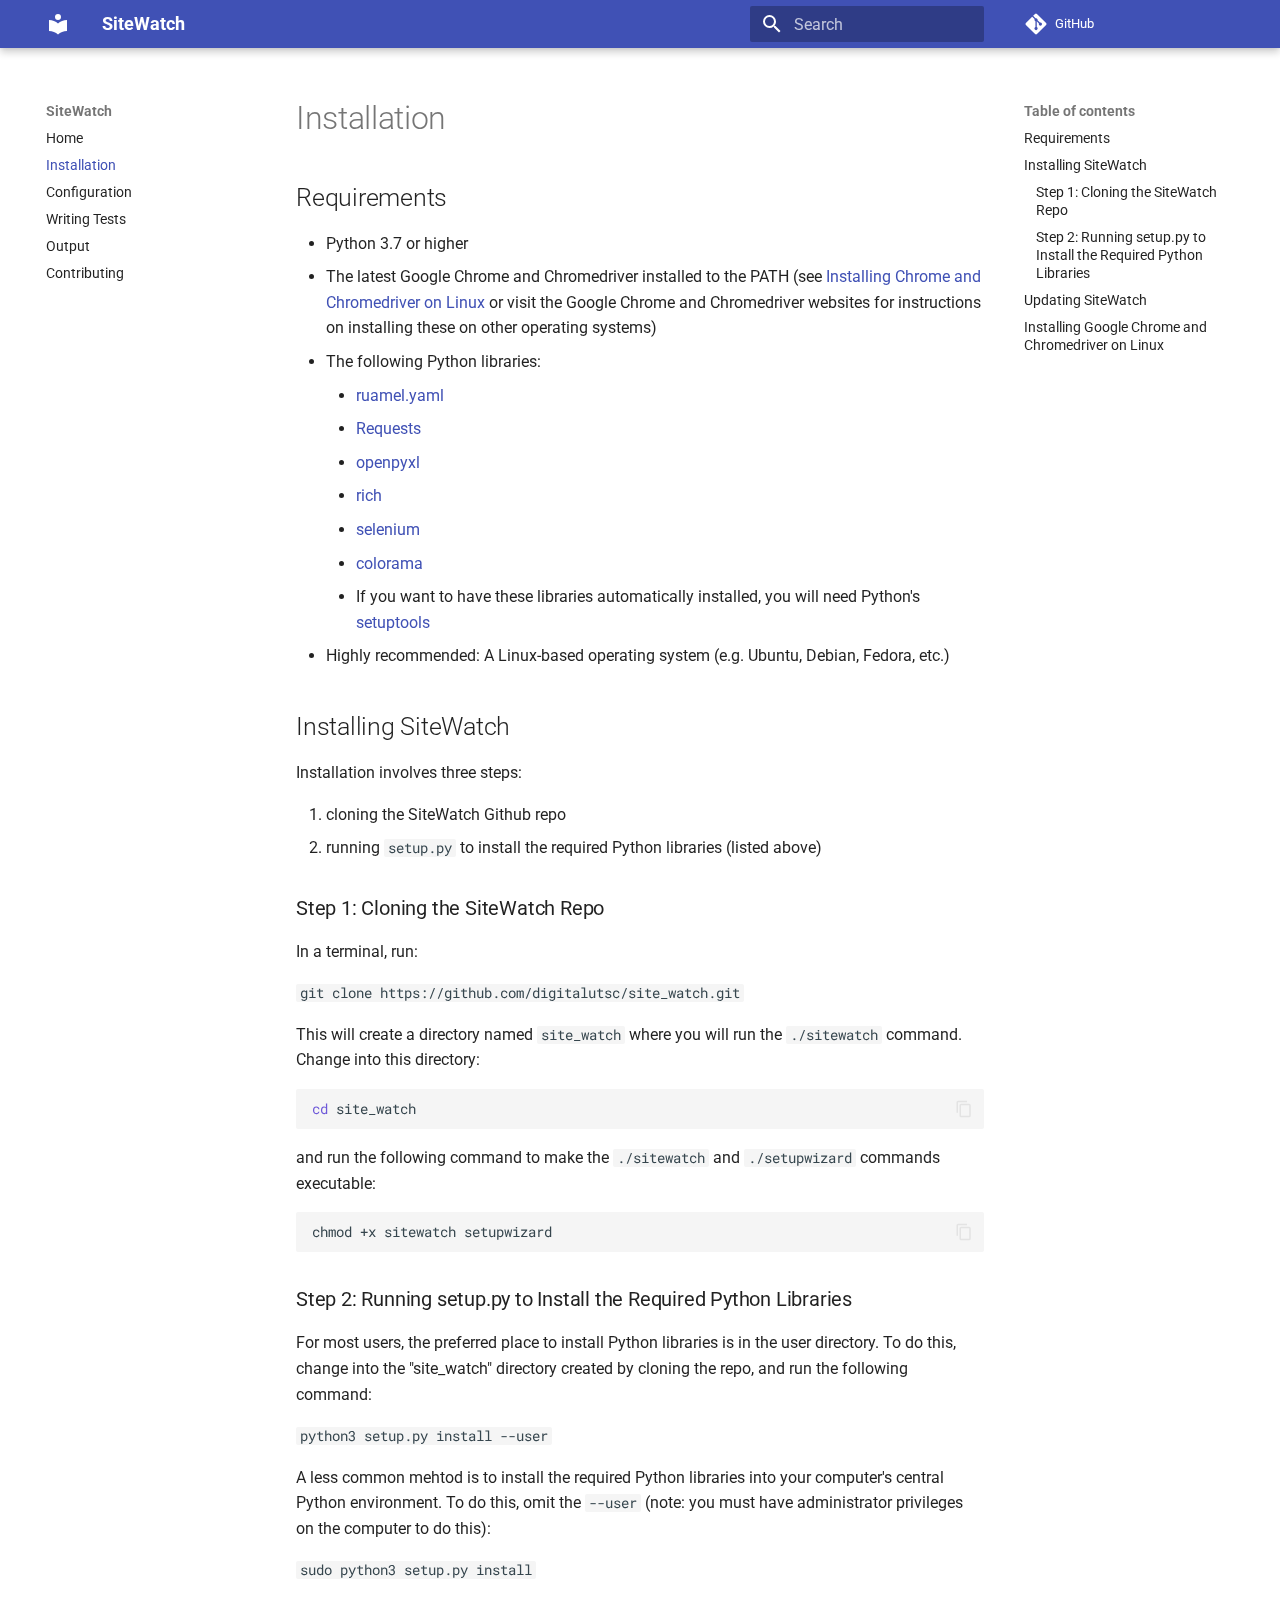
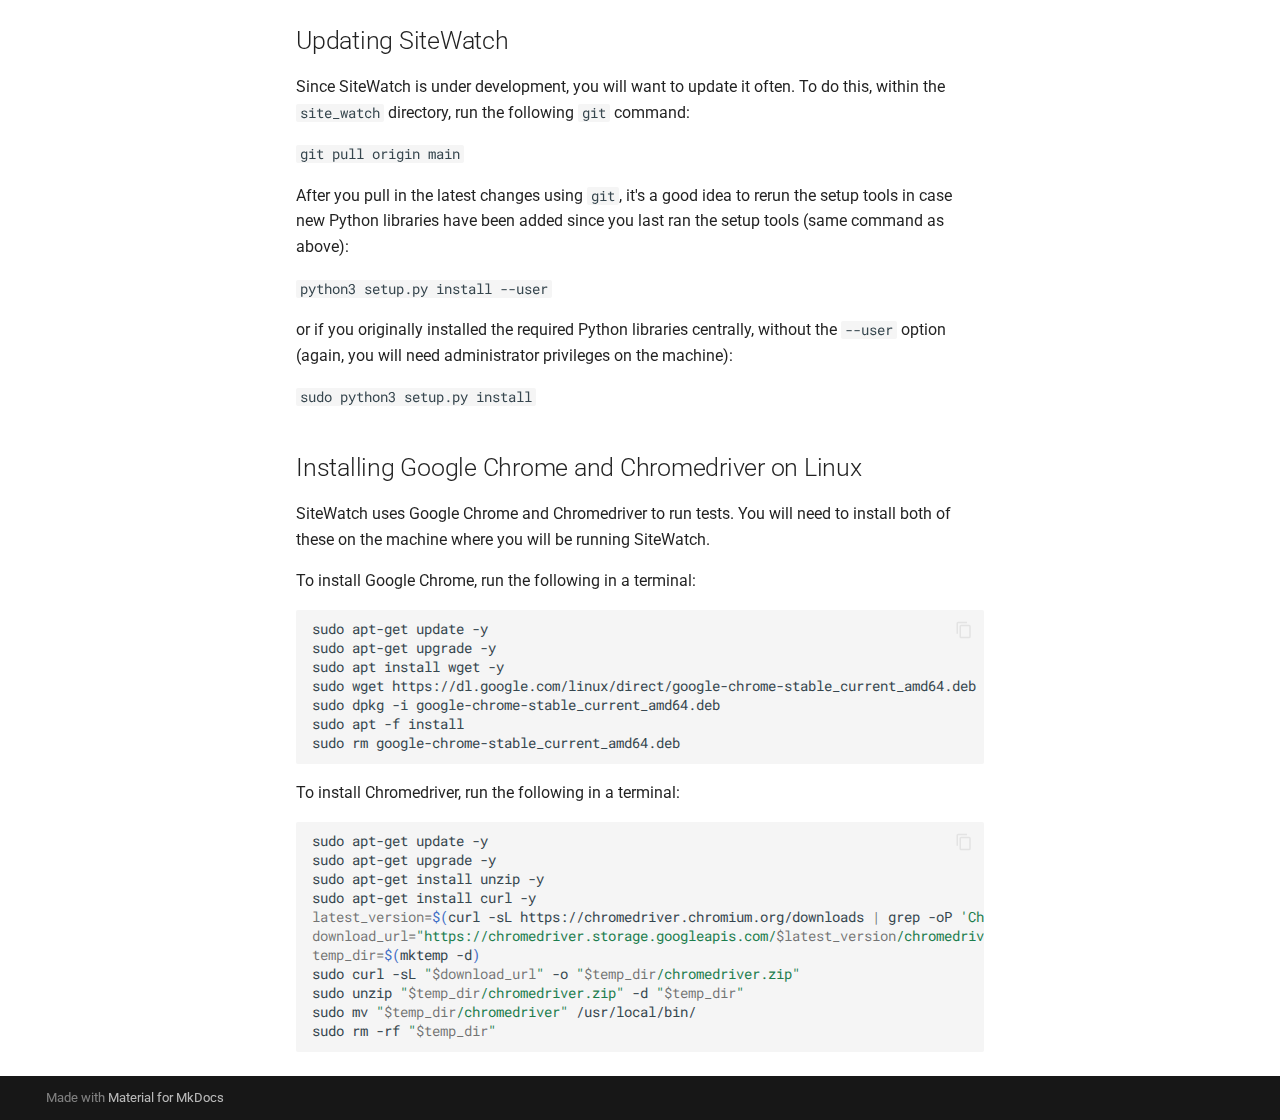
<file: site/installation/index.html>
<!doctype html>
<html lang="en" class="no-js">
  <head>
    
      <meta charset="utf-8">
      <meta name="viewport" content="width=device-width,initial-scale=1">
      
        <meta name="description" content="Documentation for SiteWatch">
      
      
      
      
        <link rel="prev" href="..">
      
      
        <link rel="next" href="../configuration/">
      
      <link rel="icon" href="../assets/images/favicon.png">
      <meta name="generator" content="mkdocs-1.5.1, mkdocs-material-9.1.21">
    
    
      
        <title>Installation - SiteWatch</title>
      
    
    
      <link rel="stylesheet" href="../assets/stylesheets/main.eebd395e.min.css">
      
      

    
    
    
      
        
        
        <link rel="preconnect" href="https://fonts.gstatic.com" crossorigin>
        <link rel="stylesheet" href="https://fonts.googleapis.com/css?family=Roboto:300,300i,400,400i,700,700i%7CRoboto+Mono:400,400i,700,700i&display=fallback">
        <style>:root{--md-text-font:"Roboto";--md-code-font:"Roboto Mono"}</style>
      
    
    
      <link rel="stylesheet" href="../css/extra.css">
    
    <script>__md_scope=new URL("..",location),__md_hash=e=>[...e].reduce((e,_)=>(e<<5)-e+_.charCodeAt(0),0),__md_get=(e,_=localStorage,t=__md_scope)=>JSON.parse(_.getItem(t.pathname+"."+e)),__md_set=(e,_,t=localStorage,a=__md_scope)=>{try{t.setItem(a.pathname+"."+e,JSON.stringify(_))}catch(e){}}</script>
    
      

    
    
    
  </head>
  
  
    <body dir="ltr">
  
    
    
      <script>var palette=__md_get("__palette");if(palette&&"object"==typeof palette.color)for(var key of Object.keys(palette.color))document.body.setAttribute("data-md-color-"+key,palette.color[key])</script>
    
    <input class="md-toggle" data-md-toggle="drawer" type="checkbox" id="__drawer" autocomplete="off">
    <input class="md-toggle" data-md-toggle="search" type="checkbox" id="__search" autocomplete="off">
    <label class="md-overlay" for="__drawer"></label>
    <div data-md-component="skip">
      
        
        <a href="#requirements" class="md-skip">
          Skip to content
        </a>
      
    </div>
    <div data-md-component="announce">
      
    </div>
    
    
      

  

<header class="md-header md-header--shadow" data-md-component="header">
  <nav class="md-header__inner md-grid" aria-label="Header">
    <a href=".." title="SiteWatch" class="md-header__button md-logo" aria-label="SiteWatch" data-md-component="logo">
      
  
  <svg xmlns="http://www.w3.org/2000/svg" viewBox="0 0 24 24"><path d="M12 8a3 3 0 0 0 3-3 3 3 0 0 0-3-3 3 3 0 0 0-3 3 3 3 0 0 0 3 3m0 3.54C9.64 9.35 6.5 8 3 8v11c3.5 0 6.64 1.35 9 3.54 2.36-2.19 5.5-3.54 9-3.54V8c-3.5 0-6.64 1.35-9 3.54Z"/></svg>

    </a>
    <label class="md-header__button md-icon" for="__drawer">
      <svg xmlns="http://www.w3.org/2000/svg" viewBox="0 0 24 24"><path d="M3 6h18v2H3V6m0 5h18v2H3v-2m0 5h18v2H3v-2Z"/></svg>
    </label>
    <div class="md-header__title" data-md-component="header-title">
      <div class="md-header__ellipsis">
        <div class="md-header__topic">
          <span class="md-ellipsis">
            SiteWatch
          </span>
        </div>
        <div class="md-header__topic" data-md-component="header-topic">
          <span class="md-ellipsis">
            
              Installation
            
          </span>
        </div>
      </div>
    </div>
    
    
    
      <label class="md-header__button md-icon" for="__search">
        <svg xmlns="http://www.w3.org/2000/svg" viewBox="0 0 24 24"><path d="M9.5 3A6.5 6.5 0 0 1 16 9.5c0 1.61-.59 3.09-1.56 4.23l.27.27h.79l5 5-1.5 1.5-5-5v-.79l-.27-.27A6.516 6.516 0 0 1 9.5 16 6.5 6.5 0 0 1 3 9.5 6.5 6.5 0 0 1 9.5 3m0 2C7 5 5 7 5 9.5S7 14 9.5 14 14 12 14 9.5 12 5 9.5 5Z"/></svg>
      </label>
      <div class="md-search" data-md-component="search" role="dialog">
  <label class="md-search__overlay" for="__search"></label>
  <div class="md-search__inner" role="search">
    <form class="md-search__form" name="search">
      <input type="text" class="md-search__input" name="query" aria-label="Search" placeholder="Search" autocapitalize="off" autocorrect="off" autocomplete="off" spellcheck="false" data-md-component="search-query" required>
      <label class="md-search__icon md-icon" for="__search">
        <svg xmlns="http://www.w3.org/2000/svg" viewBox="0 0 24 24"><path d="M9.5 3A6.5 6.5 0 0 1 16 9.5c0 1.61-.59 3.09-1.56 4.23l.27.27h.79l5 5-1.5 1.5-5-5v-.79l-.27-.27A6.516 6.516 0 0 1 9.5 16 6.5 6.5 0 0 1 3 9.5 6.5 6.5 0 0 1 9.5 3m0 2C7 5 5 7 5 9.5S7 14 9.5 14 14 12 14 9.5 12 5 9.5 5Z"/></svg>
        <svg xmlns="http://www.w3.org/2000/svg" viewBox="0 0 24 24"><path d="M20 11v2H8l5.5 5.5-1.42 1.42L4.16 12l7.92-7.92L13.5 5.5 8 11h12Z"/></svg>
      </label>
      <nav class="md-search__options" aria-label="Search">
        
        <button type="reset" class="md-search__icon md-icon" title="Clear" aria-label="Clear" tabindex="-1">
          <svg xmlns="http://www.w3.org/2000/svg" viewBox="0 0 24 24"><path d="M19 6.41 17.59 5 12 10.59 6.41 5 5 6.41 10.59 12 5 17.59 6.41 19 12 13.41 17.59 19 19 17.59 13.41 12 19 6.41Z"/></svg>
        </button>
      </nav>
      
    </form>
    <div class="md-search__output">
      <div class="md-search__scrollwrap" data-md-scrollfix>
        <div class="md-search-result" data-md-component="search-result">
          <div class="md-search-result__meta">
            Initializing search
          </div>
          <ol class="md-search-result__list" role="presentation"></ol>
        </div>
      </div>
    </div>
  </div>
</div>
    
    
      <div class="md-header__source">
        <a href="https://github.com/digitalutsc/site_watch/tree/gh-pages" title="Go to repository" class="md-source" data-md-component="source">
  <div class="md-source__icon md-icon">
    
    <svg xmlns="http://www.w3.org/2000/svg" viewBox="0 0 448 512"><!--! Font Awesome Free 6.4.0 by @fontawesome - https://fontawesome.com License - https://fontawesome.com/license/free (Icons: CC BY 4.0, Fonts: SIL OFL 1.1, Code: MIT License) Copyright 2023 Fonticons, Inc.--><path d="M439.55 236.05 244 40.45a28.87 28.87 0 0 0-40.81 0l-40.66 40.63 51.52 51.52c27.06-9.14 52.68 16.77 43.39 43.68l49.66 49.66c34.23-11.8 61.18 31 35.47 56.69-26.49 26.49-70.21-2.87-56-37.34L240.22 199v121.85c25.3 12.54 22.26 41.85 9.08 55a34.34 34.34 0 0 1-48.55 0c-17.57-17.6-11.07-46.91 11.25-56v-123c-20.8-8.51-24.6-30.74-18.64-45L142.57 101 8.45 235.14a28.86 28.86 0 0 0 0 40.81l195.61 195.6a28.86 28.86 0 0 0 40.8 0l194.69-194.69a28.86 28.86 0 0 0 0-40.81z"/></svg>
  </div>
  <div class="md-source__repository">
    GitHub
  </div>
</a>
      </div>
    
  </nav>
  
</header>
    
    <div class="md-container" data-md-component="container">
      
      
        
          
        
      
      <main class="md-main" data-md-component="main">
        <div class="md-main__inner md-grid">
          
            
              
              <div class="md-sidebar md-sidebar--primary" data-md-component="sidebar" data-md-type="navigation" >
                <div class="md-sidebar__scrollwrap">
                  <div class="md-sidebar__inner">
                    


<nav class="md-nav md-nav--primary" aria-label="Navigation" data-md-level="0">
  <label class="md-nav__title" for="__drawer">
    <a href=".." title="SiteWatch" class="md-nav__button md-logo" aria-label="SiteWatch" data-md-component="logo">
      
  
  <svg xmlns="http://www.w3.org/2000/svg" viewBox="0 0 24 24"><path d="M12 8a3 3 0 0 0 3-3 3 3 0 0 0-3-3 3 3 0 0 0-3 3 3 3 0 0 0 3 3m0 3.54C9.64 9.35 6.5 8 3 8v11c3.5 0 6.64 1.35 9 3.54 2.36-2.19 5.5-3.54 9-3.54V8c-3.5 0-6.64 1.35-9 3.54Z"/></svg>

    </a>
    SiteWatch
  </label>
  
    <div class="md-nav__source">
      <a href="https://github.com/digitalutsc/site_watch/tree/gh-pages" title="Go to repository" class="md-source" data-md-component="source">
  <div class="md-source__icon md-icon">
    
    <svg xmlns="http://www.w3.org/2000/svg" viewBox="0 0 448 512"><!--! Font Awesome Free 6.4.0 by @fontawesome - https://fontawesome.com License - https://fontawesome.com/license/free (Icons: CC BY 4.0, Fonts: SIL OFL 1.1, Code: MIT License) Copyright 2023 Fonticons, Inc.--><path d="M439.55 236.05 244 40.45a28.87 28.87 0 0 0-40.81 0l-40.66 40.63 51.52 51.52c27.06-9.14 52.68 16.77 43.39 43.68l49.66 49.66c34.23-11.8 61.18 31 35.47 56.69-26.49 26.49-70.21-2.87-56-37.34L240.22 199v121.85c25.3 12.54 22.26 41.85 9.08 55a34.34 34.34 0 0 1-48.55 0c-17.57-17.6-11.07-46.91 11.25-56v-123c-20.8-8.51-24.6-30.74-18.64-45L142.57 101 8.45 235.14a28.86 28.86 0 0 0 0 40.81l195.61 195.6a28.86 28.86 0 0 0 40.8 0l194.69-194.69a28.86 28.86 0 0 0 0-40.81z"/></svg>
  </div>
  <div class="md-source__repository">
    GitHub
  </div>
</a>
    </div>
  
  <ul class="md-nav__list" data-md-scrollfix>
    
      
      
      

  
  
  
    <li class="md-nav__item">
      <a href=".." class="md-nav__link">
        Home
      </a>
    </li>
  

    
      
      
      

  
  
    
  
  
    <li class="md-nav__item md-nav__item--active">
      
      <input class="md-nav__toggle md-toggle" type="checkbox" id="__toc">
      
      
      
        <label class="md-nav__link md-nav__link--active" for="__toc">
          Installation
          <span class="md-nav__icon md-icon"></span>
        </label>
      
      <a href="./" class="md-nav__link md-nav__link--active">
        Installation
      </a>
      
        

<nav class="md-nav md-nav--secondary" aria-label="Table of contents">
  
  
  
  
    <label class="md-nav__title" for="__toc">
      <span class="md-nav__icon md-icon"></span>
      Table of contents
    </label>
    <ul class="md-nav__list" data-md-component="toc" data-md-scrollfix>
      
        <li class="md-nav__item">
  <a href="#requirements" class="md-nav__link">
    Requirements
  </a>
  
</li>
      
        <li class="md-nav__item">
  <a href="#installing-sitewatch" class="md-nav__link">
    Installing SiteWatch
  </a>
  
    <nav class="md-nav" aria-label="Installing SiteWatch">
      <ul class="md-nav__list">
        
          <li class="md-nav__item">
  <a href="#step-1-cloning-the-sitewatch-repo" class="md-nav__link">
    Step 1: Cloning the SiteWatch Repo
  </a>
  
</li>
        
          <li class="md-nav__item">
  <a href="#step-2-running-setuppy-to-install-the-required-python-libraries" class="md-nav__link">
    Step 2: Running setup.py to Install the Required Python Libraries
  </a>
  
</li>
        
      </ul>
    </nav>
  
</li>
      
        <li class="md-nav__item">
  <a href="#updating-sitewatch" class="md-nav__link">
    Updating SiteWatch
  </a>
  
</li>
      
        <li class="md-nav__item">
  <a href="#installing-google-chrome-and-chromedriver-on-linux" class="md-nav__link">
    Installing Google Chrome and Chromedriver on Linux
  </a>
  
</li>
      
    </ul>
  
</nav>
      
    </li>
  

    
      
      
      

  
  
  
    <li class="md-nav__item">
      <a href="../configuration/" class="md-nav__link">
        Configuration
      </a>
    </li>
  

    
      
      
      

  
  
  
    <li class="md-nav__item">
      <a href="../writing-test-data/" class="md-nav__link">
        Writing Tests
      </a>
    </li>
  

    
      
      
      

  
  
  
    <li class="md-nav__item">
      <a href="../output/" class="md-nav__link">
        Output
      </a>
    </li>
  

    
      
      
      

  
  
  
    <li class="md-nav__item">
      <a href="../contributing/" class="md-nav__link">
        Contributing
      </a>
    </li>
  

    
  </ul>
</nav>
                  </div>
                </div>
              </div>
            
            
              
              <div class="md-sidebar md-sidebar--secondary" data-md-component="sidebar" data-md-type="toc" >
                <div class="md-sidebar__scrollwrap">
                  <div class="md-sidebar__inner">
                    

<nav class="md-nav md-nav--secondary" aria-label="Table of contents">
  
  
  
  
    <label class="md-nav__title" for="__toc">
      <span class="md-nav__icon md-icon"></span>
      Table of contents
    </label>
    <ul class="md-nav__list" data-md-component="toc" data-md-scrollfix>
      
        <li class="md-nav__item">
  <a href="#requirements" class="md-nav__link">
    Requirements
  </a>
  
</li>
      
        <li class="md-nav__item">
  <a href="#installing-sitewatch" class="md-nav__link">
    Installing SiteWatch
  </a>
  
    <nav class="md-nav" aria-label="Installing SiteWatch">
      <ul class="md-nav__list">
        
          <li class="md-nav__item">
  <a href="#step-1-cloning-the-sitewatch-repo" class="md-nav__link">
    Step 1: Cloning the SiteWatch Repo
  </a>
  
</li>
        
          <li class="md-nav__item">
  <a href="#step-2-running-setuppy-to-install-the-required-python-libraries" class="md-nav__link">
    Step 2: Running setup.py to Install the Required Python Libraries
  </a>
  
</li>
        
      </ul>
    </nav>
  
</li>
      
        <li class="md-nav__item">
  <a href="#updating-sitewatch" class="md-nav__link">
    Updating SiteWatch
  </a>
  
</li>
      
        <li class="md-nav__item">
  <a href="#installing-google-chrome-and-chromedriver-on-linux" class="md-nav__link">
    Installing Google Chrome and Chromedriver on Linux
  </a>
  
</li>
      
    </ul>
  
</nav>
                  </div>
                </div>
              </div>
            
          
          
            <div class="md-content" data-md-component="content">
              <article class="md-content__inner md-typeset">
                
                  

  
  


  <h1>Installation</h1>

<h2 id="requirements">Requirements</h2>
<ul>
<li>Python 3.7 or higher</li>
<li>The latest Google Chrome and Chromedriver installed to the PATH (see <a href="#installing-chrome-and-chromedriver">Installing Chrome and Chromedriver on Linux</a> or visit the Google Chrome and Chromedriver websites for instructions on installing these on other operating systems)</li>
<li>The following Python libraries:<ul>
<li><a href="https://yaml.readthedocs.io/en/latest/index.html">ruamel.yaml</a></li>
<li><a href="https://2.python-requests.org/en/master/">Requests</a></li>
<li><a href="https://pypi.org/project/openpyxl/">openpyxl</a></li>
<li><a href="https://pypi.org/project/rich/">rich</a></li>
<li><a href="https://pypi.org/project/selenium/">selenium</a></li>
<li><a href="https://pypi.org/project/colorama/">colorama</a></li>
<li>If you want to have these libraries automatically installed, you will need Python's <a href="https://pypi.org/project/setuptools/">setuptools</a></li>
</ul>
</li>
<li>Highly recommended: A Linux-based operating system (e.g. Ubuntu, Debian, Fedora, etc.)</li>
</ul>
<h2 id="installing-sitewatch">Installing SiteWatch</h2>
<p>Installation involves three steps:</p>
<ol>
<li>cloning the SiteWatch Github repo</li>
<li>running <code>setup.py</code> to install the required Python libraries (listed above)</li>
</ol>
<h3 id="step-1-cloning-the-sitewatch-repo">Step 1: Cloning the SiteWatch Repo</h3>
<p>In a terminal, run:</p>
<p><code>git clone https://github.com/digitalutsc/site_watch.git</code></p>
<p>This will create a directory named <code>site_watch</code> where you will run the <code>./sitewatch</code> command. Change into this directory:
<div class="language-bash highlight"><pre><span></span><code><span id="__span-0-1"><a id="__codelineno-0-1" name="__codelineno-0-1" href="#__codelineno-0-1"></a><span class="nb">cd</span><span class="w"> </span>site_watch
</span></code></pre></div>
and run the following command to make the <code>./sitewatch</code> and <code>./setupwizard</code> commands executable:
<div class="language-bash highlight"><pre><span></span><code><span id="__span-1-1"><a id="__codelineno-1-1" name="__codelineno-1-1" href="#__codelineno-1-1"></a>chmod<span class="w"> </span>+x<span class="w"> </span>sitewatch<span class="w"> </span>setupwizard
</span></code></pre></div></p>
<h3 id="step-2-running-setuppy-to-install-the-required-python-libraries">Step 2: Running setup.py to Install the Required Python Libraries</h3>
<p>For most users, the preferred place to install Python libraries is in the user directory. To do this, change into the "site_watch" directory created by cloning the repo, and run the following command:</p>
<p><code>python3 setup.py install --user</code></p>
<p>A less common mehtod is to install the required Python libraries into your computer's central Python environment. To do this, omit the <code>--user</code> (note: you must have administrator privileges on the computer to do this):</p>
<p><code>sudo python3 setup.py install</code></p>
<h2 id="updating-sitewatch">Updating SiteWatch</h2>
<p>Since SiteWatch is under development, you will want to update it often. To do this, within the <code>site_watch</code> directory, run the following <code>git</code> command:</p>
<p><code>git pull origin main</code></p>
<p>After you pull in the latest changes using <code>git</code>, it's a good idea to rerun the setup tools in case new Python libraries have been added since you last ran the setup tools (same command as above):</p>
<p><code>python3 setup.py install --user</code></p>
<p>or if you originally installed the required Python libraries centrally, without the <code>--user</code> option (again, you will need administrator privileges on the machine):</p>
<p><code>sudo python3 setup.py install</code></p>
<h2 id="installing-google-chrome-and-chromedriver-on-linux">Installing Google Chrome and Chromedriver on Linux</h2>
<p>SiteWatch uses Google Chrome and Chromedriver to run tests. You will need to install both of these on the machine where you will be running SiteWatch. </p>
<p>To install Google Chrome, run the following in a terminal:</p>
<div class="language-bash highlight"><pre><span></span><code><span id="__span-2-1"><a id="__codelineno-2-1" name="__codelineno-2-1" href="#__codelineno-2-1"></a>sudo<span class="w"> </span>apt-get<span class="w"> </span>update<span class="w"> </span>-y
</span><span id="__span-2-2"><a id="__codelineno-2-2" name="__codelineno-2-2" href="#__codelineno-2-2"></a>sudo<span class="w"> </span>apt-get<span class="w"> </span>upgrade<span class="w"> </span>-y
</span><span id="__span-2-3"><a id="__codelineno-2-3" name="__codelineno-2-3" href="#__codelineno-2-3"></a>sudo<span class="w"> </span>apt<span class="w"> </span>install<span class="w"> </span>wget<span class="w"> </span>-y
</span><span id="__span-2-4"><a id="__codelineno-2-4" name="__codelineno-2-4" href="#__codelineno-2-4"></a>sudo<span class="w"> </span>wget<span class="w"> </span>https://dl.google.com/linux/direct/google-chrome-stable_current_amd64.deb
</span><span id="__span-2-5"><a id="__codelineno-2-5" name="__codelineno-2-5" href="#__codelineno-2-5"></a>sudo<span class="w"> </span>dpkg<span class="w"> </span>-i<span class="w"> </span>google-chrome-stable_current_amd64.deb
</span><span id="__span-2-6"><a id="__codelineno-2-6" name="__codelineno-2-6" href="#__codelineno-2-6"></a>sudo<span class="w"> </span>apt<span class="w"> </span>-f<span class="w"> </span>install
</span><span id="__span-2-7"><a id="__codelineno-2-7" name="__codelineno-2-7" href="#__codelineno-2-7"></a>sudo<span class="w"> </span>rm<span class="w"> </span>google-chrome-stable_current_amd64.deb
</span></code></pre></div>
<p>To install Chromedriver, run the following in a terminal:</p>
<div class="language-bash highlight"><pre><span></span><code><span id="__span-3-1"><a id="__codelineno-3-1" name="__codelineno-3-1" href="#__codelineno-3-1"></a>sudo<span class="w"> </span>apt-get<span class="w"> </span>update<span class="w"> </span>-y
</span><span id="__span-3-2"><a id="__codelineno-3-2" name="__codelineno-3-2" href="#__codelineno-3-2"></a>sudo<span class="w"> </span>apt-get<span class="w"> </span>upgrade<span class="w"> </span>-y
</span><span id="__span-3-3"><a id="__codelineno-3-3" name="__codelineno-3-3" href="#__codelineno-3-3"></a>sudo<span class="w"> </span>apt-get<span class="w"> </span>install<span class="w"> </span>unzip<span class="w"> </span>-y
</span><span id="__span-3-4"><a id="__codelineno-3-4" name="__codelineno-3-4" href="#__codelineno-3-4"></a>sudo<span class="w"> </span>apt-get<span class="w"> </span>install<span class="w"> </span>curl<span class="w"> </span>-y
</span><span id="__span-3-5"><a id="__codelineno-3-5" name="__codelineno-3-5" href="#__codelineno-3-5"></a><span class="nv">latest_version</span><span class="o">=</span><span class="k">$(</span>curl<span class="w"> </span>-sL<span class="w"> </span>https://chromedriver.chromium.org/downloads<span class="w"> </span><span class="p">|</span><span class="w"> </span>grep<span class="w"> </span>-oP<span class="w"> </span><span class="s1">&#39;ChromeDriver \K([0-9]+.[0-9]+.[0-9]+.[0-9]+)&#39;</span><span class="w"> </span><span class="p">|</span><span class="w"> </span>head<span class="w"> </span>-n<span class="w"> </span><span class="m">1</span><span class="k">)</span>
</span><span id="__span-3-6"><a id="__codelineno-3-6" name="__codelineno-3-6" href="#__codelineno-3-6"></a><span class="nv">download_url</span><span class="o">=</span><span class="s2">&quot;https://chromedriver.storage.googleapis.com/</span><span class="nv">$latest_version</span><span class="s2">/chromedriver_linux64.zip&quot;</span>
</span><span id="__span-3-7"><a id="__codelineno-3-7" name="__codelineno-3-7" href="#__codelineno-3-7"></a><span class="nv">temp_dir</span><span class="o">=</span><span class="k">$(</span>mktemp<span class="w"> </span>-d<span class="k">)</span>
</span><span id="__span-3-8"><a id="__codelineno-3-8" name="__codelineno-3-8" href="#__codelineno-3-8"></a>sudo<span class="w"> </span>curl<span class="w"> </span>-sL<span class="w"> </span><span class="s2">&quot;</span><span class="nv">$download_url</span><span class="s2">&quot;</span><span class="w"> </span>-o<span class="w"> </span><span class="s2">&quot;</span><span class="nv">$temp_dir</span><span class="s2">/chromedriver.zip&quot;</span>
</span><span id="__span-3-9"><a id="__codelineno-3-9" name="__codelineno-3-9" href="#__codelineno-3-9"></a>sudo<span class="w"> </span>unzip<span class="w"> </span><span class="s2">&quot;</span><span class="nv">$temp_dir</span><span class="s2">/chromedriver.zip&quot;</span><span class="w"> </span>-d<span class="w"> </span><span class="s2">&quot;</span><span class="nv">$temp_dir</span><span class="s2">&quot;</span>
</span><span id="__span-3-10"><a id="__codelineno-3-10" name="__codelineno-3-10" href="#__codelineno-3-10"></a>sudo<span class="w"> </span>mv<span class="w"> </span><span class="s2">&quot;</span><span class="nv">$temp_dir</span><span class="s2">/chromedriver&quot;</span><span class="w"> </span>/usr/local/bin/
</span><span id="__span-3-11"><a id="__codelineno-3-11" name="__codelineno-3-11" href="#__codelineno-3-11"></a>sudo<span class="w"> </span>rm<span class="w"> </span>-rf<span class="w"> </span><span class="s2">&quot;</span><span class="nv">$temp_dir</span><span class="s2">&quot;</span>
</span></code></pre></div>





                
              </article>
            </div>
          
          
        </div>
        
      </main>
      
        <footer class="md-footer">
  
  <div class="md-footer-meta md-typeset">
    <div class="md-footer-meta__inner md-grid">
      <div class="md-copyright">
  
  
    Made with
    <a href="https://squidfunk.github.io/mkdocs-material/" target="_blank" rel="noopener">
      Material for MkDocs
    </a>
  
</div>
      
    </div>
  </div>
</footer>
      
    </div>
    <div class="md-dialog" data-md-component="dialog">
      <div class="md-dialog__inner md-typeset"></div>
    </div>
    
    <script id="__config" type="application/json">{"base": "..", "features": ["content.code.copy", "content.code.select", "content.code.annotate", "content.code.annotate", "meta.author"], "search": "../assets/javascripts/workers/search.74e28a9f.min.js", "translations": {"clipboard.copied": "Copied to clipboard", "clipboard.copy": "Copy to clipboard", "search.result.more.one": "1 more on this page", "search.result.more.other": "# more on this page", "search.result.none": "No matching documents", "search.result.one": "1 matching document", "search.result.other": "# matching documents", "search.result.placeholder": "Type to start searching", "search.result.term.missing": "Missing", "select.version": "Select version"}}</script>
    
    
      <script src="../assets/javascripts/bundle.220ee61c.min.js"></script>
      
    
  </body>
</html>
</file>
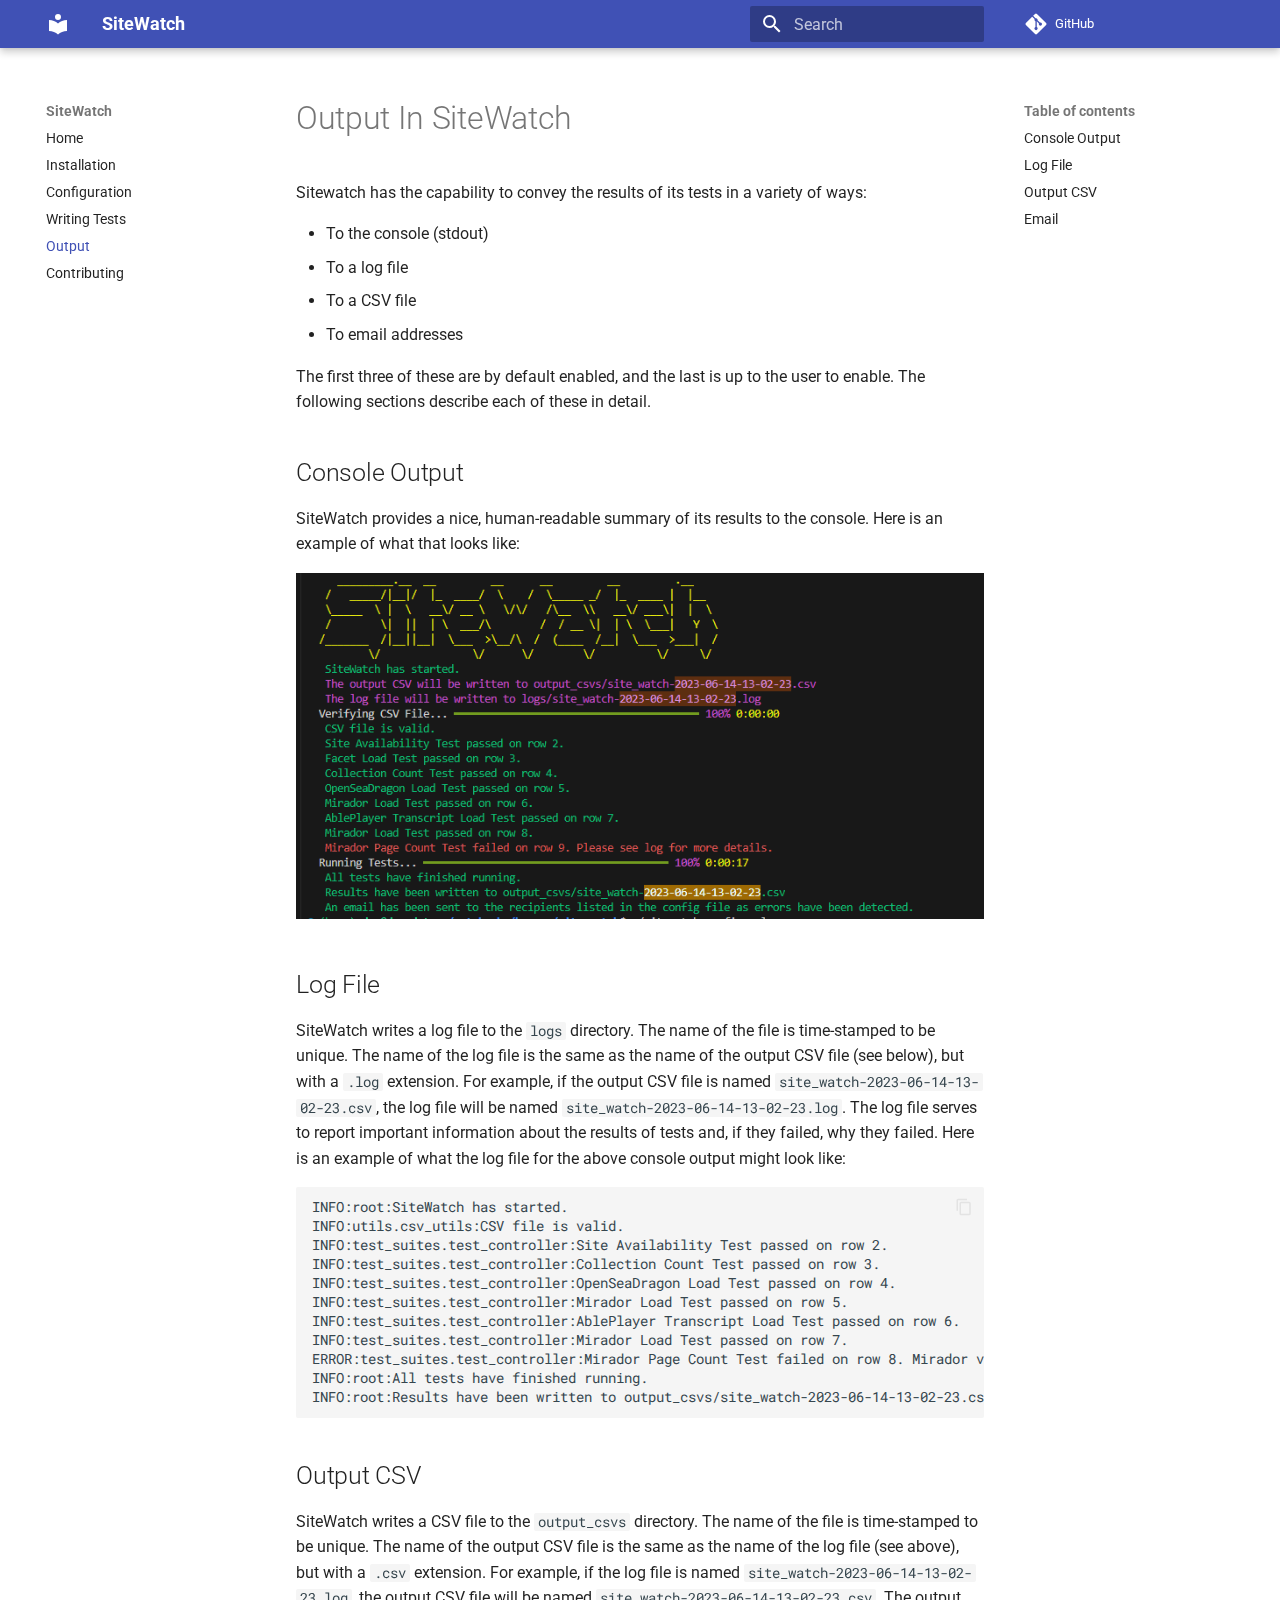
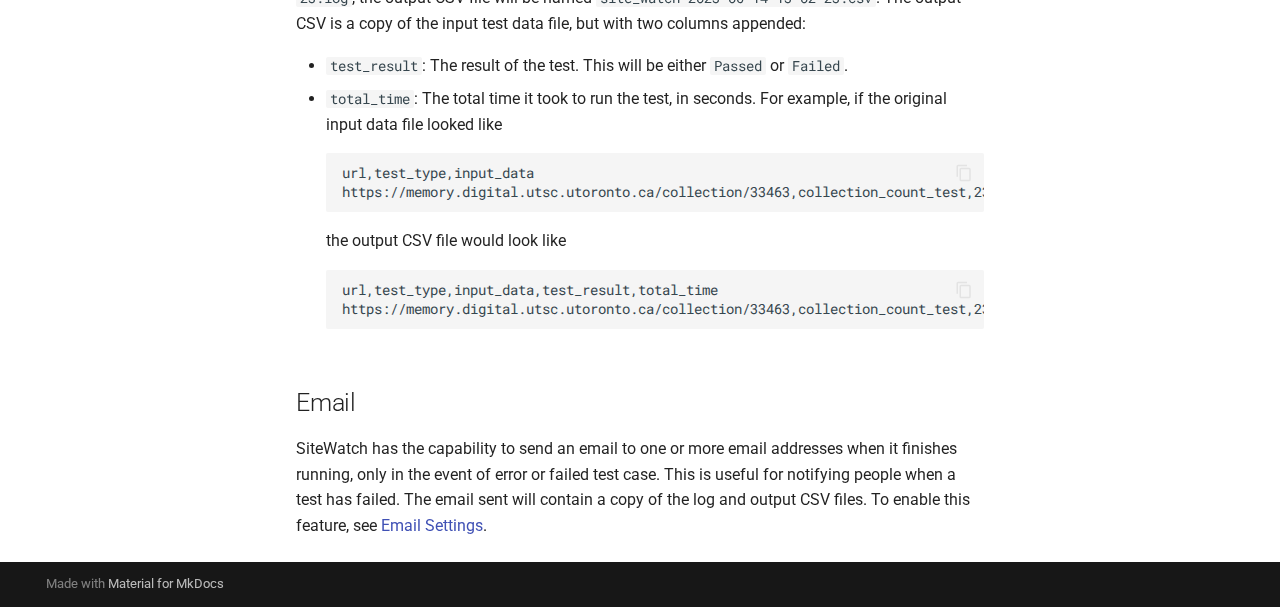
<file: site/output/index.html>
<!doctype html>
<html lang="en" class="no-js">
  <head>
    
      <meta charset="utf-8">
      <meta name="viewport" content="width=device-width,initial-scale=1">
      
        <meta name="description" content="Documentation for SiteWatch">
      
      
      
      
        <link rel="prev" href="../writing-test-data/">
      
      
        <link rel="next" href="../contributing/">
      
      <link rel="icon" href="../assets/images/favicon.png">
      <meta name="generator" content="mkdocs-1.5.1, mkdocs-material-9.1.21">
    
    
      
        <title>Output - SiteWatch</title>
      
    
    
      <link rel="stylesheet" href="../assets/stylesheets/main.eebd395e.min.css">
      
      

    
    
    
      
        
        
        <link rel="preconnect" href="https://fonts.gstatic.com" crossorigin>
        <link rel="stylesheet" href="https://fonts.googleapis.com/css?family=Roboto:300,300i,400,400i,700,700i%7CRoboto+Mono:400,400i,700,700i&display=fallback">
        <style>:root{--md-text-font:"Roboto";--md-code-font:"Roboto Mono"}</style>
      
    
    
      <link rel="stylesheet" href="../css/extra.css">
    
    <script>__md_scope=new URL("..",location),__md_hash=e=>[...e].reduce((e,_)=>(e<<5)-e+_.charCodeAt(0),0),__md_get=(e,_=localStorage,t=__md_scope)=>JSON.parse(_.getItem(t.pathname+"."+e)),__md_set=(e,_,t=localStorage,a=__md_scope)=>{try{t.setItem(a.pathname+"."+e,JSON.stringify(_))}catch(e){}}</script>
    
      

    
    
    
  </head>
  
  
    <body dir="ltr">
  
    
    
      <script>var palette=__md_get("__palette");if(palette&&"object"==typeof palette.color)for(var key of Object.keys(palette.color))document.body.setAttribute("data-md-color-"+key,palette.color[key])</script>
    
    <input class="md-toggle" data-md-toggle="drawer" type="checkbox" id="__drawer" autocomplete="off">
    <input class="md-toggle" data-md-toggle="search" type="checkbox" id="__search" autocomplete="off">
    <label class="md-overlay" for="__drawer"></label>
    <div data-md-component="skip">
      
        
        <a href="#output-in-sitewatch" class="md-skip">
          Skip to content
        </a>
      
    </div>
    <div data-md-component="announce">
      
    </div>
    
    
      

  

<header class="md-header md-header--shadow" data-md-component="header">
  <nav class="md-header__inner md-grid" aria-label="Header">
    <a href=".." title="SiteWatch" class="md-header__button md-logo" aria-label="SiteWatch" data-md-component="logo">
      
  
  <svg xmlns="http://www.w3.org/2000/svg" viewBox="0 0 24 24"><path d="M12 8a3 3 0 0 0 3-3 3 3 0 0 0-3-3 3 3 0 0 0-3 3 3 3 0 0 0 3 3m0 3.54C9.64 9.35 6.5 8 3 8v11c3.5 0 6.64 1.35 9 3.54 2.36-2.19 5.5-3.54 9-3.54V8c-3.5 0-6.64 1.35-9 3.54Z"/></svg>

    </a>
    <label class="md-header__button md-icon" for="__drawer">
      <svg xmlns="http://www.w3.org/2000/svg" viewBox="0 0 24 24"><path d="M3 6h18v2H3V6m0 5h18v2H3v-2m0 5h18v2H3v-2Z"/></svg>
    </label>
    <div class="md-header__title" data-md-component="header-title">
      <div class="md-header__ellipsis">
        <div class="md-header__topic">
          <span class="md-ellipsis">
            SiteWatch
          </span>
        </div>
        <div class="md-header__topic" data-md-component="header-topic">
          <span class="md-ellipsis">
            
              Output
            
          </span>
        </div>
      </div>
    </div>
    
    
    
      <label class="md-header__button md-icon" for="__search">
        <svg xmlns="http://www.w3.org/2000/svg" viewBox="0 0 24 24"><path d="M9.5 3A6.5 6.5 0 0 1 16 9.5c0 1.61-.59 3.09-1.56 4.23l.27.27h.79l5 5-1.5 1.5-5-5v-.79l-.27-.27A6.516 6.516 0 0 1 9.5 16 6.5 6.5 0 0 1 3 9.5 6.5 6.5 0 0 1 9.5 3m0 2C7 5 5 7 5 9.5S7 14 9.5 14 14 12 14 9.5 12 5 9.5 5Z"/></svg>
      </label>
      <div class="md-search" data-md-component="search" role="dialog">
  <label class="md-search__overlay" for="__search"></label>
  <div class="md-search__inner" role="search">
    <form class="md-search__form" name="search">
      <input type="text" class="md-search__input" name="query" aria-label="Search" placeholder="Search" autocapitalize="off" autocorrect="off" autocomplete="off" spellcheck="false" data-md-component="search-query" required>
      <label class="md-search__icon md-icon" for="__search">
        <svg xmlns="http://www.w3.org/2000/svg" viewBox="0 0 24 24"><path d="M9.5 3A6.5 6.5 0 0 1 16 9.5c0 1.61-.59 3.09-1.56 4.23l.27.27h.79l5 5-1.5 1.5-5-5v-.79l-.27-.27A6.516 6.516 0 0 1 9.5 16 6.5 6.5 0 0 1 3 9.5 6.5 6.5 0 0 1 9.5 3m0 2C7 5 5 7 5 9.5S7 14 9.5 14 14 12 14 9.5 12 5 9.5 5Z"/></svg>
        <svg xmlns="http://www.w3.org/2000/svg" viewBox="0 0 24 24"><path d="M20 11v2H8l5.5 5.5-1.42 1.42L4.16 12l7.92-7.92L13.5 5.5 8 11h12Z"/></svg>
      </label>
      <nav class="md-search__options" aria-label="Search">
        
        <button type="reset" class="md-search__icon md-icon" title="Clear" aria-label="Clear" tabindex="-1">
          <svg xmlns="http://www.w3.org/2000/svg" viewBox="0 0 24 24"><path d="M19 6.41 17.59 5 12 10.59 6.41 5 5 6.41 10.59 12 5 17.59 6.41 19 12 13.41 17.59 19 19 17.59 13.41 12 19 6.41Z"/></svg>
        </button>
      </nav>
      
    </form>
    <div class="md-search__output">
      <div class="md-search__scrollwrap" data-md-scrollfix>
        <div class="md-search-result" data-md-component="search-result">
          <div class="md-search-result__meta">
            Initializing search
          </div>
          <ol class="md-search-result__list" role="presentation"></ol>
        </div>
      </div>
    </div>
  </div>
</div>
    
    
      <div class="md-header__source">
        <a href="https://github.com/digitalutsc/site_watch/tree/gh-pages" title="Go to repository" class="md-source" data-md-component="source">
  <div class="md-source__icon md-icon">
    
    <svg xmlns="http://www.w3.org/2000/svg" viewBox="0 0 448 512"><!--! Font Awesome Free 6.4.0 by @fontawesome - https://fontawesome.com License - https://fontawesome.com/license/free (Icons: CC BY 4.0, Fonts: SIL OFL 1.1, Code: MIT License) Copyright 2023 Fonticons, Inc.--><path d="M439.55 236.05 244 40.45a28.87 28.87 0 0 0-40.81 0l-40.66 40.63 51.52 51.52c27.06-9.14 52.68 16.77 43.39 43.68l49.66 49.66c34.23-11.8 61.18 31 35.47 56.69-26.49 26.49-70.21-2.87-56-37.34L240.22 199v121.85c25.3 12.54 22.26 41.85 9.08 55a34.34 34.34 0 0 1-48.55 0c-17.57-17.6-11.07-46.91 11.25-56v-123c-20.8-8.51-24.6-30.74-18.64-45L142.57 101 8.45 235.14a28.86 28.86 0 0 0 0 40.81l195.61 195.6a28.86 28.86 0 0 0 40.8 0l194.69-194.69a28.86 28.86 0 0 0 0-40.81z"/></svg>
  </div>
  <div class="md-source__repository">
    GitHub
  </div>
</a>
      </div>
    
  </nav>
  
</header>
    
    <div class="md-container" data-md-component="container">
      
      
        
          
        
      
      <main class="md-main" data-md-component="main">
        <div class="md-main__inner md-grid">
          
            
              
              <div class="md-sidebar md-sidebar--primary" data-md-component="sidebar" data-md-type="navigation" >
                <div class="md-sidebar__scrollwrap">
                  <div class="md-sidebar__inner">
                    


<nav class="md-nav md-nav--primary" aria-label="Navigation" data-md-level="0">
  <label class="md-nav__title" for="__drawer">
    <a href=".." title="SiteWatch" class="md-nav__button md-logo" aria-label="SiteWatch" data-md-component="logo">
      
  
  <svg xmlns="http://www.w3.org/2000/svg" viewBox="0 0 24 24"><path d="M12 8a3 3 0 0 0 3-3 3 3 0 0 0-3-3 3 3 0 0 0-3 3 3 3 0 0 0 3 3m0 3.54C9.64 9.35 6.5 8 3 8v11c3.5 0 6.64 1.35 9 3.54 2.36-2.19 5.5-3.54 9-3.54V8c-3.5 0-6.64 1.35-9 3.54Z"/></svg>

    </a>
    SiteWatch
  </label>
  
    <div class="md-nav__source">
      <a href="https://github.com/digitalutsc/site_watch/tree/gh-pages" title="Go to repository" class="md-source" data-md-component="source">
  <div class="md-source__icon md-icon">
    
    <svg xmlns="http://www.w3.org/2000/svg" viewBox="0 0 448 512"><!--! Font Awesome Free 6.4.0 by @fontawesome - https://fontawesome.com License - https://fontawesome.com/license/free (Icons: CC BY 4.0, Fonts: SIL OFL 1.1, Code: MIT License) Copyright 2023 Fonticons, Inc.--><path d="M439.55 236.05 244 40.45a28.87 28.87 0 0 0-40.81 0l-40.66 40.63 51.52 51.52c27.06-9.14 52.68 16.77 43.39 43.68l49.66 49.66c34.23-11.8 61.18 31 35.47 56.69-26.49 26.49-70.21-2.87-56-37.34L240.22 199v121.85c25.3 12.54 22.26 41.85 9.08 55a34.34 34.34 0 0 1-48.55 0c-17.57-17.6-11.07-46.91 11.25-56v-123c-20.8-8.51-24.6-30.74-18.64-45L142.57 101 8.45 235.14a28.86 28.86 0 0 0 0 40.81l195.61 195.6a28.86 28.86 0 0 0 40.8 0l194.69-194.69a28.86 28.86 0 0 0 0-40.81z"/></svg>
  </div>
  <div class="md-source__repository">
    GitHub
  </div>
</a>
    </div>
  
  <ul class="md-nav__list" data-md-scrollfix>
    
      
      
      

  
  
  
    <li class="md-nav__item">
      <a href=".." class="md-nav__link">
        Home
      </a>
    </li>
  

    
      
      
      

  
  
  
    <li class="md-nav__item">
      <a href="../installation/" class="md-nav__link">
        Installation
      </a>
    </li>
  

    
      
      
      

  
  
  
    <li class="md-nav__item">
      <a href="../configuration/" class="md-nav__link">
        Configuration
      </a>
    </li>
  

    
      
      
      

  
  
  
    <li class="md-nav__item">
      <a href="../writing-test-data/" class="md-nav__link">
        Writing Tests
      </a>
    </li>
  

    
      
      
      

  
  
    
  
  
    <li class="md-nav__item md-nav__item--active">
      
      <input class="md-nav__toggle md-toggle" type="checkbox" id="__toc">
      
      
        
      
      
        <label class="md-nav__link md-nav__link--active" for="__toc">
          Output
          <span class="md-nav__icon md-icon"></span>
        </label>
      
      <a href="./" class="md-nav__link md-nav__link--active">
        Output
      </a>
      
        

<nav class="md-nav md-nav--secondary" aria-label="Table of contents">
  
  
  
    
  
  
    <label class="md-nav__title" for="__toc">
      <span class="md-nav__icon md-icon"></span>
      Table of contents
    </label>
    <ul class="md-nav__list" data-md-component="toc" data-md-scrollfix>
      
        <li class="md-nav__item">
  <a href="#console-output" class="md-nav__link">
    Console Output
  </a>
  
</li>
      
        <li class="md-nav__item">
  <a href="#log-file" class="md-nav__link">
    Log File
  </a>
  
</li>
      
        <li class="md-nav__item">
  <a href="#output-csv" class="md-nav__link">
    Output CSV
  </a>
  
</li>
      
        <li class="md-nav__item">
  <a href="#email" class="md-nav__link">
    Email
  </a>
  
</li>
      
    </ul>
  
</nav>
      
    </li>
  

    
      
      
      

  
  
  
    <li class="md-nav__item">
      <a href="../contributing/" class="md-nav__link">
        Contributing
      </a>
    </li>
  

    
  </ul>
</nav>
                  </div>
                </div>
              </div>
            
            
              
              <div class="md-sidebar md-sidebar--secondary" data-md-component="sidebar" data-md-type="toc" >
                <div class="md-sidebar__scrollwrap">
                  <div class="md-sidebar__inner">
                    

<nav class="md-nav md-nav--secondary" aria-label="Table of contents">
  
  
  
    
  
  
    <label class="md-nav__title" for="__toc">
      <span class="md-nav__icon md-icon"></span>
      Table of contents
    </label>
    <ul class="md-nav__list" data-md-component="toc" data-md-scrollfix>
      
        <li class="md-nav__item">
  <a href="#console-output" class="md-nav__link">
    Console Output
  </a>
  
</li>
      
        <li class="md-nav__item">
  <a href="#log-file" class="md-nav__link">
    Log File
  </a>
  
</li>
      
        <li class="md-nav__item">
  <a href="#output-csv" class="md-nav__link">
    Output CSV
  </a>
  
</li>
      
        <li class="md-nav__item">
  <a href="#email" class="md-nav__link">
    Email
  </a>
  
</li>
      
    </ul>
  
</nav>
                  </div>
                </div>
              </div>
            
          
          
            <div class="md-content" data-md-component="content">
              <article class="md-content__inner md-typeset">
                
                  

  
  


<h1 id="output-in-sitewatch">Output In SiteWatch</h1>
<p>Sitewatch has the capability to convey the results of its tests in a variety of ways:</p>
<ul>
<li>To the console (stdout)</li>
<li>To a log file</li>
<li>To a CSV file</li>
<li>To email addresses</li>
</ul>
<p>The first three of these are by default enabled, and the last is up to the user to enable. The following sections describe each of these in detail.</p>
<h2 id="console-output">Console Output</h2>
<p>SiteWatch provides a nice, human-readable summary of its results to the console. Here is an example of what that looks like:</p>
<p><img alt="SiteWatch console output" src="../assets/console_output.png" /></p>
<h2 id="log-file">Log File</h2>
<p>SiteWatch writes a log file to the <code>logs</code> directory. The name of the file is time-stamped to be unique. The name of the log file is the same as the name of the output CSV file (see below), but with a <code>.log</code> extension. For example, if the output CSV file is named <code>site_watch-2023-06-14-13-02-23.csv</code>, the log file will be named <code>site_watch-2023-06-14-13-02-23.log</code>. The log file serves to report important information about the results of tests and, if they failed, why they failed. Here is an example of what the log file for the above console output might look like:
<div class="language-text highlight"><pre><span></span><code><span id="__span-0-1"><a id="__codelineno-0-1" name="__codelineno-0-1" href="#__codelineno-0-1"></a>INFO:root:SiteWatch has started.
</span><span id="__span-0-2"><a id="__codelineno-0-2" name="__codelineno-0-2" href="#__codelineno-0-2"></a>INFO:utils.csv_utils:CSV file is valid.
</span><span id="__span-0-3"><a id="__codelineno-0-3" name="__codelineno-0-3" href="#__codelineno-0-3"></a>INFO:test_suites.test_controller:Site Availability Test passed on row 2.
</span><span id="__span-0-4"><a id="__codelineno-0-4" name="__codelineno-0-4" href="#__codelineno-0-4"></a>INFO:test_suites.test_controller:Collection Count Test passed on row 3.
</span><span id="__span-0-5"><a id="__codelineno-0-5" name="__codelineno-0-5" href="#__codelineno-0-5"></a>INFO:test_suites.test_controller:OpenSeaDragon Load Test passed on row 4.
</span><span id="__span-0-6"><a id="__codelineno-0-6" name="__codelineno-0-6" href="#__codelineno-0-6"></a>INFO:test_suites.test_controller:Mirador Load Test passed on row 5.
</span><span id="__span-0-7"><a id="__codelineno-0-7" name="__codelineno-0-7" href="#__codelineno-0-7"></a>INFO:test_suites.test_controller:AblePlayer Transcript Load Test passed on row 6.
</span><span id="__span-0-8"><a id="__codelineno-0-8" name="__codelineno-0-8" href="#__codelineno-0-8"></a>INFO:test_suites.test_controller:Mirador Load Test passed on row 7.
</span><span id="__span-0-9"><a id="__codelineno-0-9" name="__codelineno-0-9" href="#__codelineno-0-9"></a>ERROR:test_suites.test_controller:Mirador Page Count Test failed on row 8. Mirador viewer does not have the expected number of thumbnails. Expected 1032, got 1034.
</span><span id="__span-0-10"><a id="__codelineno-0-10" name="__codelineno-0-10" href="#__codelineno-0-10"></a>INFO:root:All tests have finished running.
</span><span id="__span-0-11"><a id="__codelineno-0-11" name="__codelineno-0-11" href="#__codelineno-0-11"></a>INFO:root:Results have been written to output_csvs/site_watch-2023-06-14-13-02-23.csv
</span></code></pre></div></p>
<h2 id="output-csv">Output CSV</h2>
<p>SiteWatch writes a CSV file to the <code>output_csvs</code> directory. The name of the file is time-stamped to be unique. The name of the output CSV file is the same as the name of the log file (see above), but with a <code>.csv</code> extension. For example, if the log file is named <code>site_watch-2023-06-14-13-02-23.log</code>, the output CSV file will be named <code>site_watch-2023-06-14-13-02-23.csv</code>. The output CSV is a copy of the input test data file, but with two columns appended:</p>
<ul>
<li><code>test_result</code>: The result of the test. This will be either <code>Passed</code> or <code>Failed</code>.</li>
<li><code>total_time</code>: The total time it took to run the test, in seconds.
For example, if the original input data file looked like
<div class="language-text highlight"><pre><span></span><code><span id="__span-1-1"><a id="__codelineno-1-1" name="__codelineno-1-1" href="#__codelineno-1-1"></a>url,test_type,input_data
</span><span id="__span-1-2"><a id="__codelineno-1-2" name="__codelineno-1-2" href="#__codelineno-1-2"></a>https://memory.digital.utsc.utoronto.ca/collection/33463,collection_count_test,23591
</span></code></pre></div>
the output CSV file would look like
<div class="language-text highlight"><pre><span></span><code><span id="__span-2-1"><a id="__codelineno-2-1" name="__codelineno-2-1" href="#__codelineno-2-1"></a>url,test_type,input_data,test_result,total_time
</span><span id="__span-2-2"><a id="__codelineno-2-2" name="__codelineno-2-2" href="#__codelineno-2-2"></a>https://memory.digital.utsc.utoronto.ca/collection/33463,collection_count_test,23591,Passed,0.5
</span></code></pre></div></li>
</ul>
<h2 id="email">Email</h2>
<p>SiteWatch has the capability to send an email to one or more email addresses when it finishes running, only in the event of error or failed test case. This is useful for notifying people when a test has failed. The email sent will contain a copy of the log and output CSV files. To enable this feature, see <a href="../configuration/#email-settings">Email Settings</a>.</p>





                
              </article>
            </div>
          
          
        </div>
        
      </main>
      
        <footer class="md-footer">
  
  <div class="md-footer-meta md-typeset">
    <div class="md-footer-meta__inner md-grid">
      <div class="md-copyright">
  
  
    Made with
    <a href="https://squidfunk.github.io/mkdocs-material/" target="_blank" rel="noopener">
      Material for MkDocs
    </a>
  
</div>
      
    </div>
  </div>
</footer>
      
    </div>
    <div class="md-dialog" data-md-component="dialog">
      <div class="md-dialog__inner md-typeset"></div>
    </div>
    
    <script id="__config" type="application/json">{"base": "..", "features": ["content.code.copy", "content.code.select", "content.code.annotate", "content.code.annotate", "meta.author"], "search": "../assets/javascripts/workers/search.74e28a9f.min.js", "translations": {"clipboard.copied": "Copied to clipboard", "clipboard.copy": "Copy to clipboard", "search.result.more.one": "1 more on this page", "search.result.more.other": "# more on this page", "search.result.none": "No matching documents", "search.result.one": "1 matching document", "search.result.other": "# matching documents", "search.result.placeholder": "Type to start searching", "search.result.term.missing": "Missing", "select.version": "Select version"}}</script>
    
    
      <script src="../assets/javascripts/bundle.220ee61c.min.js"></script>
      
    
  </body>
</html>
</file>
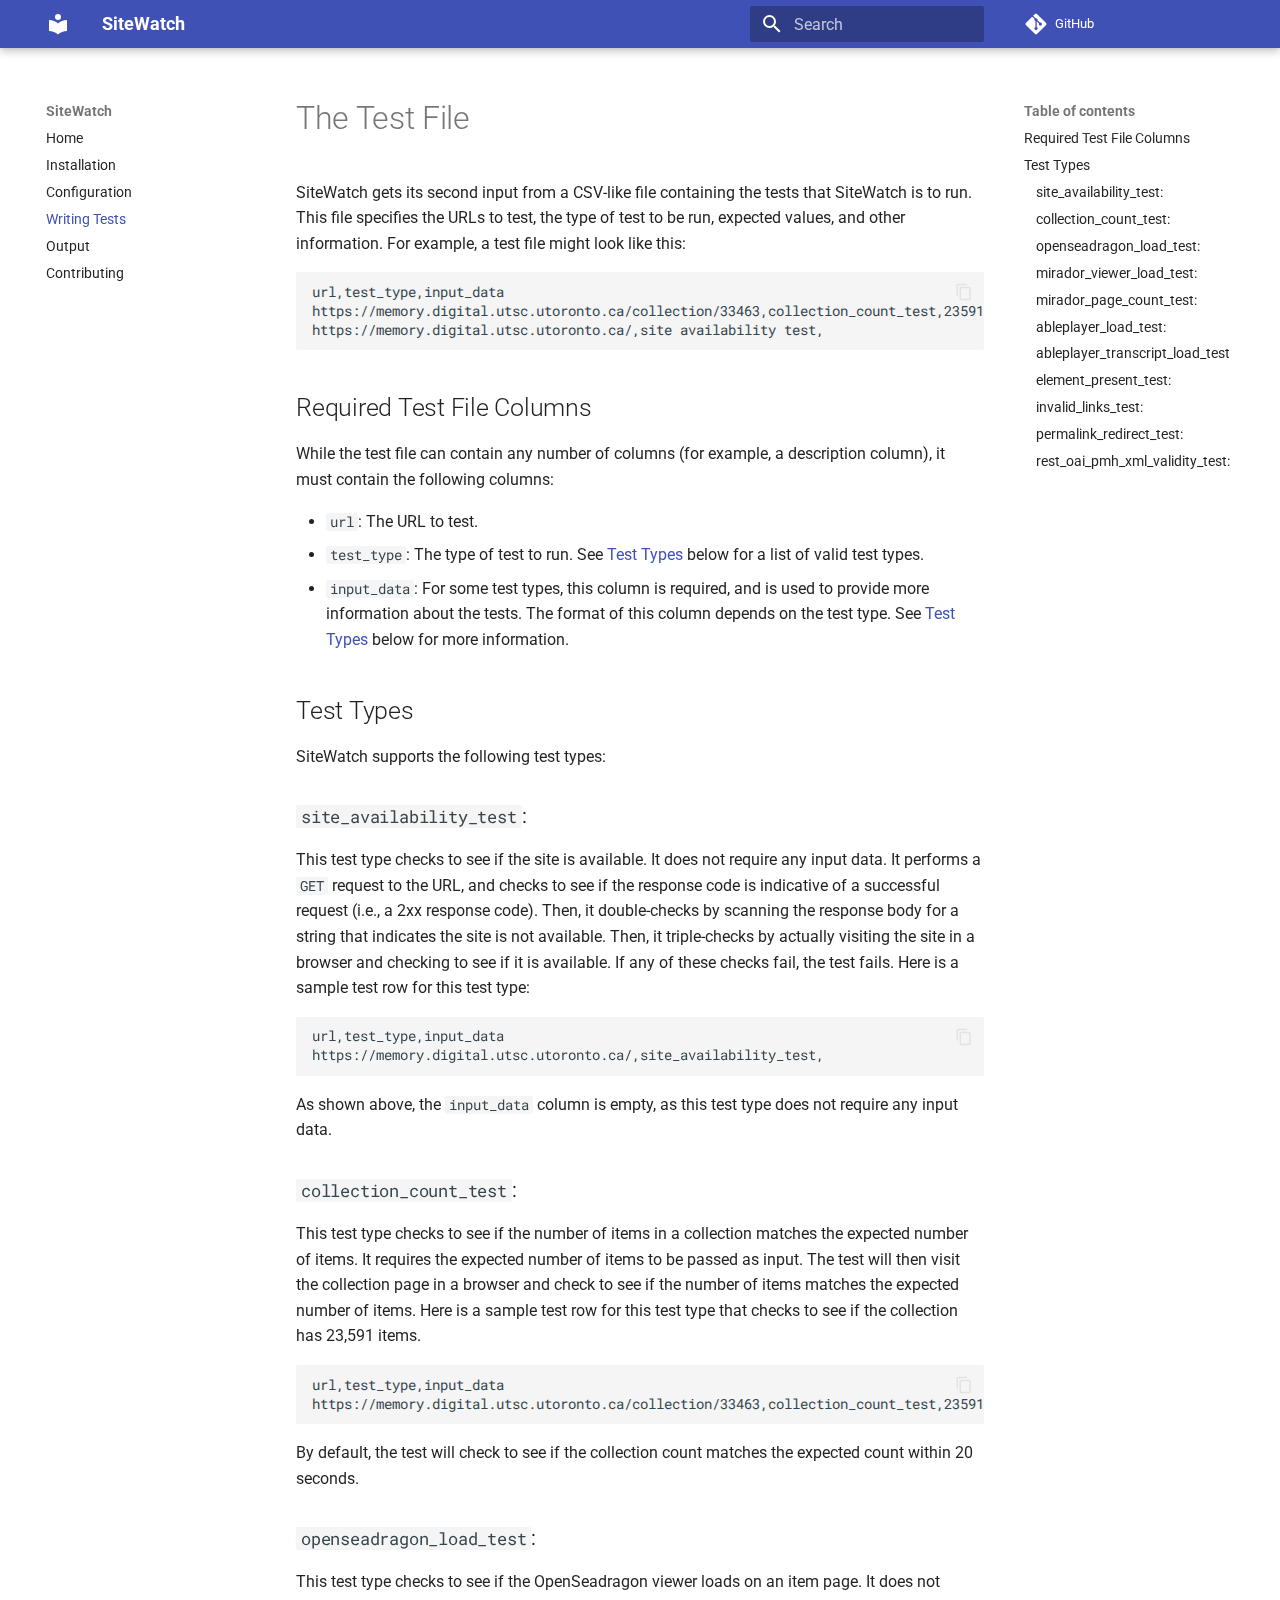
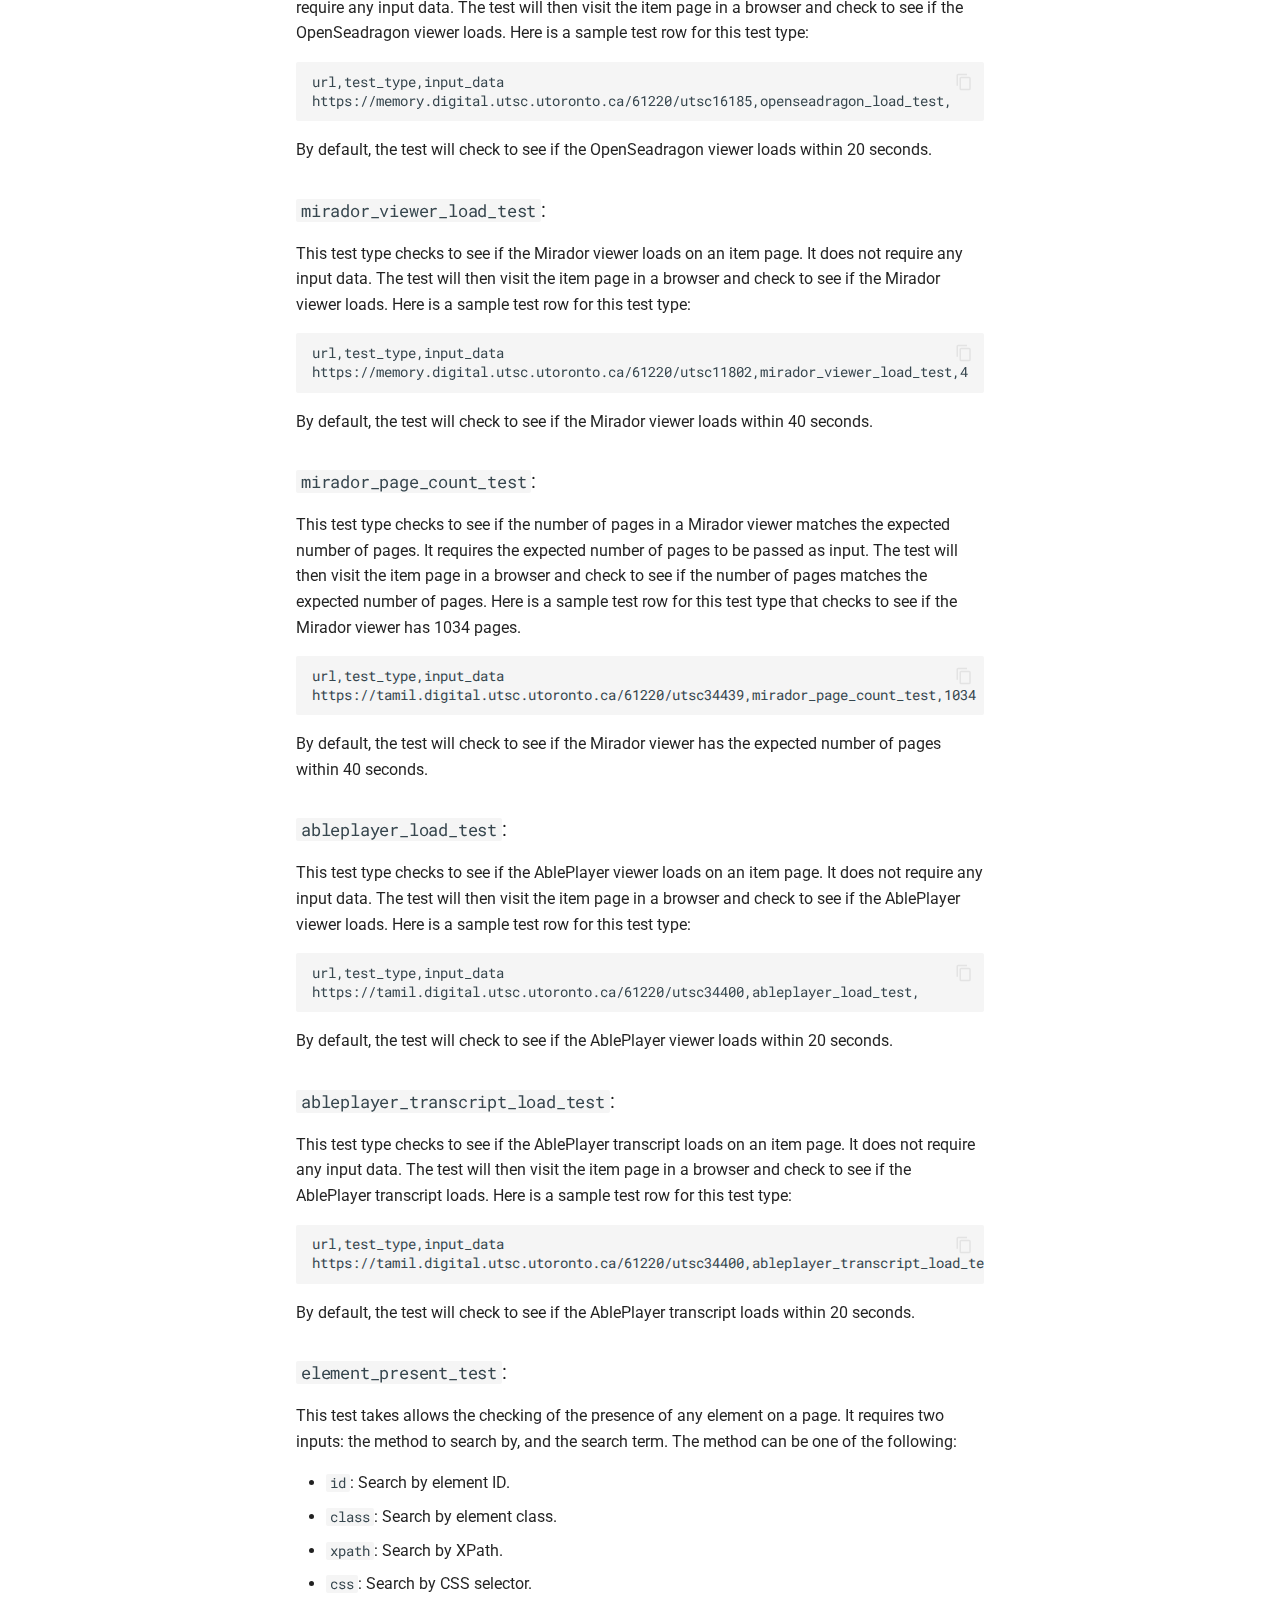
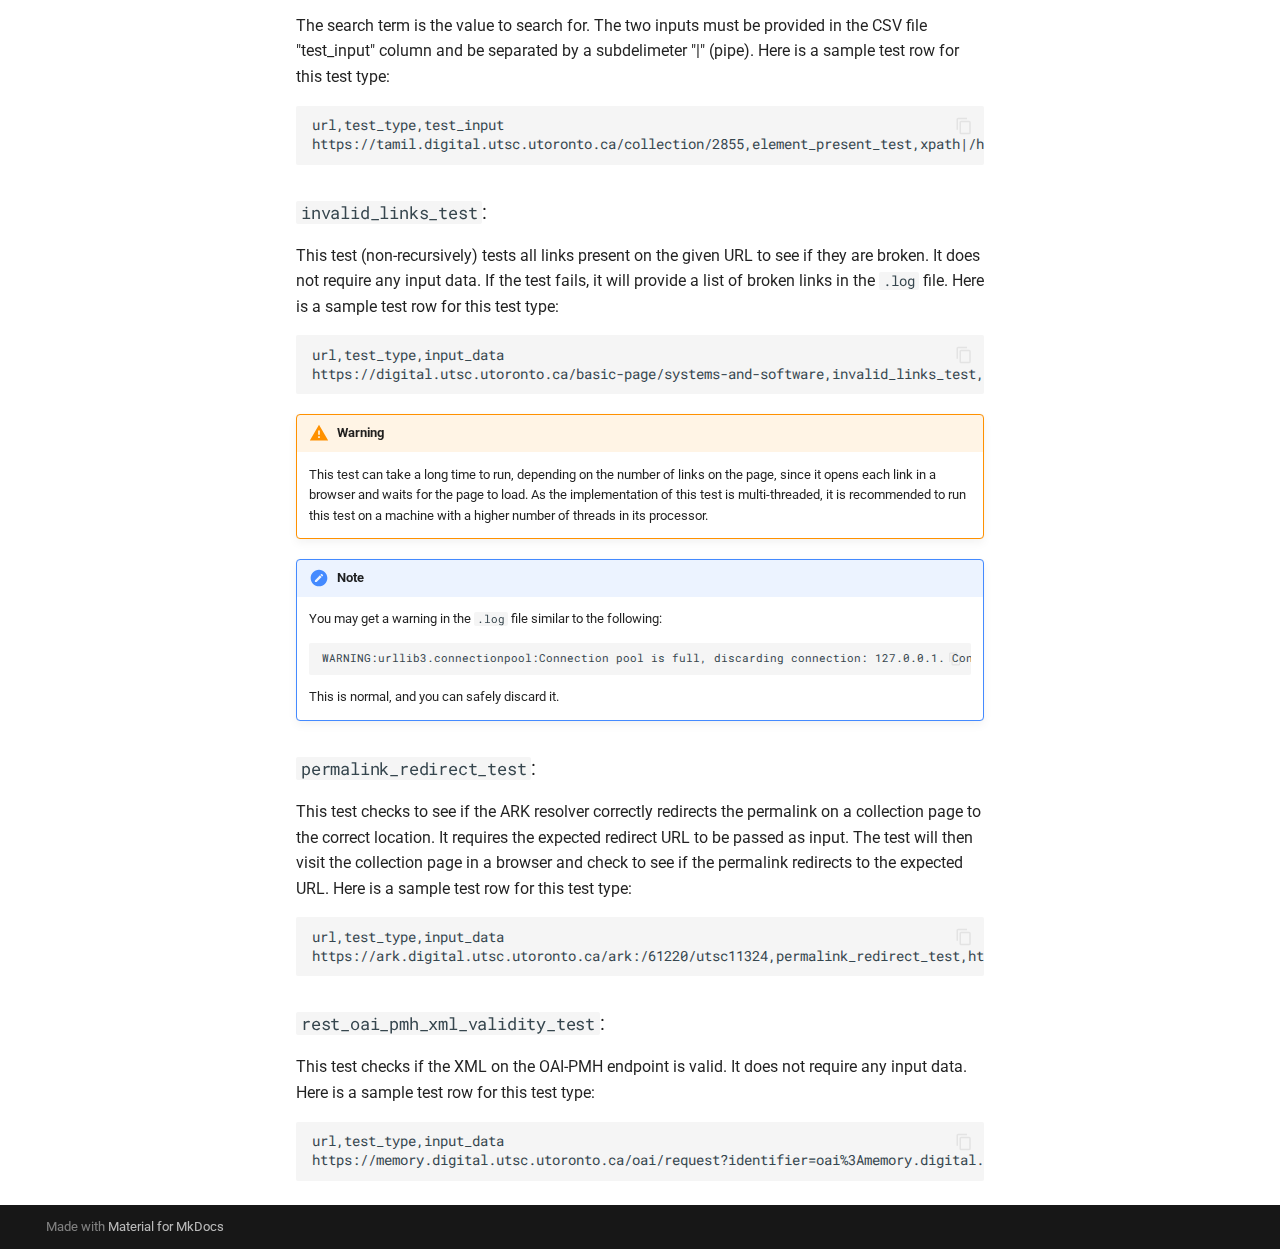
<file: site/writing-test-data/index.html>
<!doctype html>
<html lang="en" class="no-js">
  <head>
    
      <meta charset="utf-8">
      <meta name="viewport" content="width=device-width,initial-scale=1">
      
        <meta name="description" content="Documentation for SiteWatch">
      
      
      
      
        <link rel="prev" href="../configuration/">
      
      
        <link rel="next" href="../output/">
      
      <link rel="icon" href="../assets/images/favicon.png">
      <meta name="generator" content="mkdocs-1.5.1, mkdocs-material-9.1.21">
    
    
      
        <title>Writing Tests - SiteWatch</title>
      
    
    
      <link rel="stylesheet" href="../assets/stylesheets/main.eebd395e.min.css">
      
      

    
    
    
      
        
        
        <link rel="preconnect" href="https://fonts.gstatic.com" crossorigin>
        <link rel="stylesheet" href="https://fonts.googleapis.com/css?family=Roboto:300,300i,400,400i,700,700i%7CRoboto+Mono:400,400i,700,700i&display=fallback">
        <style>:root{--md-text-font:"Roboto";--md-code-font:"Roboto Mono"}</style>
      
    
    
      <link rel="stylesheet" href="../css/extra.css">
    
    <script>__md_scope=new URL("..",location),__md_hash=e=>[...e].reduce((e,_)=>(e<<5)-e+_.charCodeAt(0),0),__md_get=(e,_=localStorage,t=__md_scope)=>JSON.parse(_.getItem(t.pathname+"."+e)),__md_set=(e,_,t=localStorage,a=__md_scope)=>{try{t.setItem(a.pathname+"."+e,JSON.stringify(_))}catch(e){}}</script>
    
      

    
    
    
  </head>
  
  
    <body dir="ltr">
  
    
    
      <script>var palette=__md_get("__palette");if(palette&&"object"==typeof palette.color)for(var key of Object.keys(palette.color))document.body.setAttribute("data-md-color-"+key,palette.color[key])</script>
    
    <input class="md-toggle" data-md-toggle="drawer" type="checkbox" id="__drawer" autocomplete="off">
    <input class="md-toggle" data-md-toggle="search" type="checkbox" id="__search" autocomplete="off">
    <label class="md-overlay" for="__drawer"></label>
    <div data-md-component="skip">
      
        
        <a href="#the-test-file" class="md-skip">
          Skip to content
        </a>
      
    </div>
    <div data-md-component="announce">
      
    </div>
    
    
      

  

<header class="md-header md-header--shadow" data-md-component="header">
  <nav class="md-header__inner md-grid" aria-label="Header">
    <a href=".." title="SiteWatch" class="md-header__button md-logo" aria-label="SiteWatch" data-md-component="logo">
      
  
  <svg xmlns="http://www.w3.org/2000/svg" viewBox="0 0 24 24"><path d="M12 8a3 3 0 0 0 3-3 3 3 0 0 0-3-3 3 3 0 0 0-3 3 3 3 0 0 0 3 3m0 3.54C9.64 9.35 6.5 8 3 8v11c3.5 0 6.64 1.35 9 3.54 2.36-2.19 5.5-3.54 9-3.54V8c-3.5 0-6.64 1.35-9 3.54Z"/></svg>

    </a>
    <label class="md-header__button md-icon" for="__drawer">
      <svg xmlns="http://www.w3.org/2000/svg" viewBox="0 0 24 24"><path d="M3 6h18v2H3V6m0 5h18v2H3v-2m0 5h18v2H3v-2Z"/></svg>
    </label>
    <div class="md-header__title" data-md-component="header-title">
      <div class="md-header__ellipsis">
        <div class="md-header__topic">
          <span class="md-ellipsis">
            SiteWatch
          </span>
        </div>
        <div class="md-header__topic" data-md-component="header-topic">
          <span class="md-ellipsis">
            
              Writing Tests
            
          </span>
        </div>
      </div>
    </div>
    
    
    
      <label class="md-header__button md-icon" for="__search">
        <svg xmlns="http://www.w3.org/2000/svg" viewBox="0 0 24 24"><path d="M9.5 3A6.5 6.5 0 0 1 16 9.5c0 1.61-.59 3.09-1.56 4.23l.27.27h.79l5 5-1.5 1.5-5-5v-.79l-.27-.27A6.516 6.516 0 0 1 9.5 16 6.5 6.5 0 0 1 3 9.5 6.5 6.5 0 0 1 9.5 3m0 2C7 5 5 7 5 9.5S7 14 9.5 14 14 12 14 9.5 12 5 9.5 5Z"/></svg>
      </label>
      <div class="md-search" data-md-component="search" role="dialog">
  <label class="md-search__overlay" for="__search"></label>
  <div class="md-search__inner" role="search">
    <form class="md-search__form" name="search">
      <input type="text" class="md-search__input" name="query" aria-label="Search" placeholder="Search" autocapitalize="off" autocorrect="off" autocomplete="off" spellcheck="false" data-md-component="search-query" required>
      <label class="md-search__icon md-icon" for="__search">
        <svg xmlns="http://www.w3.org/2000/svg" viewBox="0 0 24 24"><path d="M9.5 3A6.5 6.5 0 0 1 16 9.5c0 1.61-.59 3.09-1.56 4.23l.27.27h.79l5 5-1.5 1.5-5-5v-.79l-.27-.27A6.516 6.516 0 0 1 9.5 16 6.5 6.5 0 0 1 3 9.5 6.5 6.5 0 0 1 9.5 3m0 2C7 5 5 7 5 9.5S7 14 9.5 14 14 12 14 9.5 12 5 9.5 5Z"/></svg>
        <svg xmlns="http://www.w3.org/2000/svg" viewBox="0 0 24 24"><path d="M20 11v2H8l5.5 5.5-1.42 1.42L4.16 12l7.92-7.92L13.5 5.5 8 11h12Z"/></svg>
      </label>
      <nav class="md-search__options" aria-label="Search">
        
        <button type="reset" class="md-search__icon md-icon" title="Clear" aria-label="Clear" tabindex="-1">
          <svg xmlns="http://www.w3.org/2000/svg" viewBox="0 0 24 24"><path d="M19 6.41 17.59 5 12 10.59 6.41 5 5 6.41 10.59 12 5 17.59 6.41 19 12 13.41 17.59 19 19 17.59 13.41 12 19 6.41Z"/></svg>
        </button>
      </nav>
      
    </form>
    <div class="md-search__output">
      <div class="md-search__scrollwrap" data-md-scrollfix>
        <div class="md-search-result" data-md-component="search-result">
          <div class="md-search-result__meta">
            Initializing search
          </div>
          <ol class="md-search-result__list" role="presentation"></ol>
        </div>
      </div>
    </div>
  </div>
</div>
    
    
      <div class="md-header__source">
        <a href="https://github.com/digitalutsc/site_watch/tree/gh-pages" title="Go to repository" class="md-source" data-md-component="source">
  <div class="md-source__icon md-icon">
    
    <svg xmlns="http://www.w3.org/2000/svg" viewBox="0 0 448 512"><!--! Font Awesome Free 6.4.0 by @fontawesome - https://fontawesome.com License - https://fontawesome.com/license/free (Icons: CC BY 4.0, Fonts: SIL OFL 1.1, Code: MIT License) Copyright 2023 Fonticons, Inc.--><path d="M439.55 236.05 244 40.45a28.87 28.87 0 0 0-40.81 0l-40.66 40.63 51.52 51.52c27.06-9.14 52.68 16.77 43.39 43.68l49.66 49.66c34.23-11.8 61.18 31 35.47 56.69-26.49 26.49-70.21-2.87-56-37.34L240.22 199v121.85c25.3 12.54 22.26 41.85 9.08 55a34.34 34.34 0 0 1-48.55 0c-17.57-17.6-11.07-46.91 11.25-56v-123c-20.8-8.51-24.6-30.74-18.64-45L142.57 101 8.45 235.14a28.86 28.86 0 0 0 0 40.81l195.61 195.6a28.86 28.86 0 0 0 40.8 0l194.69-194.69a28.86 28.86 0 0 0 0-40.81z"/></svg>
  </div>
  <div class="md-source__repository">
    GitHub
  </div>
</a>
      </div>
    
  </nav>
  
</header>
    
    <div class="md-container" data-md-component="container">
      
      
        
          
        
      
      <main class="md-main" data-md-component="main">
        <div class="md-main__inner md-grid">
          
            
              
              <div class="md-sidebar md-sidebar--primary" data-md-component="sidebar" data-md-type="navigation" >
                <div class="md-sidebar__scrollwrap">
                  <div class="md-sidebar__inner">
                    


<nav class="md-nav md-nav--primary" aria-label="Navigation" data-md-level="0">
  <label class="md-nav__title" for="__drawer">
    <a href=".." title="SiteWatch" class="md-nav__button md-logo" aria-label="SiteWatch" data-md-component="logo">
      
  
  <svg xmlns="http://www.w3.org/2000/svg" viewBox="0 0 24 24"><path d="M12 8a3 3 0 0 0 3-3 3 3 0 0 0-3-3 3 3 0 0 0-3 3 3 3 0 0 0 3 3m0 3.54C9.64 9.35 6.5 8 3 8v11c3.5 0 6.64 1.35 9 3.54 2.36-2.19 5.5-3.54 9-3.54V8c-3.5 0-6.64 1.35-9 3.54Z"/></svg>

    </a>
    SiteWatch
  </label>
  
    <div class="md-nav__source">
      <a href="https://github.com/digitalutsc/site_watch/tree/gh-pages" title="Go to repository" class="md-source" data-md-component="source">
  <div class="md-source__icon md-icon">
    
    <svg xmlns="http://www.w3.org/2000/svg" viewBox="0 0 448 512"><!--! Font Awesome Free 6.4.0 by @fontawesome - https://fontawesome.com License - https://fontawesome.com/license/free (Icons: CC BY 4.0, Fonts: SIL OFL 1.1, Code: MIT License) Copyright 2023 Fonticons, Inc.--><path d="M439.55 236.05 244 40.45a28.87 28.87 0 0 0-40.81 0l-40.66 40.63 51.52 51.52c27.06-9.14 52.68 16.77 43.39 43.68l49.66 49.66c34.23-11.8 61.18 31 35.47 56.69-26.49 26.49-70.21-2.87-56-37.34L240.22 199v121.85c25.3 12.54 22.26 41.85 9.08 55a34.34 34.34 0 0 1-48.55 0c-17.57-17.6-11.07-46.91 11.25-56v-123c-20.8-8.51-24.6-30.74-18.64-45L142.57 101 8.45 235.14a28.86 28.86 0 0 0 0 40.81l195.61 195.6a28.86 28.86 0 0 0 40.8 0l194.69-194.69a28.86 28.86 0 0 0 0-40.81z"/></svg>
  </div>
  <div class="md-source__repository">
    GitHub
  </div>
</a>
    </div>
  
  <ul class="md-nav__list" data-md-scrollfix>
    
      
      
      

  
  
  
    <li class="md-nav__item">
      <a href=".." class="md-nav__link">
        Home
      </a>
    </li>
  

    
      
      
      

  
  
  
    <li class="md-nav__item">
      <a href="../installation/" class="md-nav__link">
        Installation
      </a>
    </li>
  

    
      
      
      

  
  
  
    <li class="md-nav__item">
      <a href="../configuration/" class="md-nav__link">
        Configuration
      </a>
    </li>
  

    
      
      
      

  
  
    
  
  
    <li class="md-nav__item md-nav__item--active">
      
      <input class="md-nav__toggle md-toggle" type="checkbox" id="__toc">
      
      
        
      
      
        <label class="md-nav__link md-nav__link--active" for="__toc">
          Writing Tests
          <span class="md-nav__icon md-icon"></span>
        </label>
      
      <a href="./" class="md-nav__link md-nav__link--active">
        Writing Tests
      </a>
      
        

<nav class="md-nav md-nav--secondary" aria-label="Table of contents">
  
  
  
    
  
  
    <label class="md-nav__title" for="__toc">
      <span class="md-nav__icon md-icon"></span>
      Table of contents
    </label>
    <ul class="md-nav__list" data-md-component="toc" data-md-scrollfix>
      
        <li class="md-nav__item">
  <a href="#required-test-file-columns" class="md-nav__link">
    Required Test File Columns
  </a>
  
</li>
      
        <li class="md-nav__item">
  <a href="#test-types" class="md-nav__link">
    Test Types
  </a>
  
    <nav class="md-nav" aria-label="Test Types">
      <ul class="md-nav__list">
        
          <li class="md-nav__item">
  <a href="#site_availability_test" class="md-nav__link">
    site_availability_test:
  </a>
  
</li>
        
          <li class="md-nav__item">
  <a href="#collection_count_test" class="md-nav__link">
    collection_count_test:
  </a>
  
</li>
        
          <li class="md-nav__item">
  <a href="#openseadragon_load_test" class="md-nav__link">
    openseadragon_load_test:
  </a>
  
</li>
        
          <li class="md-nav__item">
  <a href="#mirador_viewer_load_test" class="md-nav__link">
    mirador_viewer_load_test:
  </a>
  
</li>
        
          <li class="md-nav__item">
  <a href="#mirador_page_count_test" class="md-nav__link">
    mirador_page_count_test:
  </a>
  
</li>
        
          <li class="md-nav__item">
  <a href="#ableplayer_load_test" class="md-nav__link">
    ableplayer_load_test:
  </a>
  
</li>
        
          <li class="md-nav__item">
  <a href="#ableplayer_transcript_load_test" class="md-nav__link">
    ableplayer_transcript_load_test:
  </a>
  
</li>
        
          <li class="md-nav__item">
  <a href="#element_present_test" class="md-nav__link">
    element_present_test:
  </a>
  
</li>
        
          <li class="md-nav__item">
  <a href="#invalid_links_test" class="md-nav__link">
    invalid_links_test:
  </a>
  
</li>
        
          <li class="md-nav__item">
  <a href="#permalink_redirect_test" class="md-nav__link">
    permalink_redirect_test:
  </a>
  
</li>
        
          <li class="md-nav__item">
  <a href="#rest_oai_pmh_xml_validity_test" class="md-nav__link">
    rest_oai_pmh_xml_validity_test:
  </a>
  
</li>
        
      </ul>
    </nav>
  
</li>
      
    </ul>
  
</nav>
      
    </li>
  

    
      
      
      

  
  
  
    <li class="md-nav__item">
      <a href="../output/" class="md-nav__link">
        Output
      </a>
    </li>
  

    
      
      
      

  
  
  
    <li class="md-nav__item">
      <a href="../contributing/" class="md-nav__link">
        Contributing
      </a>
    </li>
  

    
  </ul>
</nav>
                  </div>
                </div>
              </div>
            
            
              
              <div class="md-sidebar md-sidebar--secondary" data-md-component="sidebar" data-md-type="toc" >
                <div class="md-sidebar__scrollwrap">
                  <div class="md-sidebar__inner">
                    

<nav class="md-nav md-nav--secondary" aria-label="Table of contents">
  
  
  
    
  
  
    <label class="md-nav__title" for="__toc">
      <span class="md-nav__icon md-icon"></span>
      Table of contents
    </label>
    <ul class="md-nav__list" data-md-component="toc" data-md-scrollfix>
      
        <li class="md-nav__item">
  <a href="#required-test-file-columns" class="md-nav__link">
    Required Test File Columns
  </a>
  
</li>
      
        <li class="md-nav__item">
  <a href="#test-types" class="md-nav__link">
    Test Types
  </a>
  
    <nav class="md-nav" aria-label="Test Types">
      <ul class="md-nav__list">
        
          <li class="md-nav__item">
  <a href="#site_availability_test" class="md-nav__link">
    site_availability_test:
  </a>
  
</li>
        
          <li class="md-nav__item">
  <a href="#collection_count_test" class="md-nav__link">
    collection_count_test:
  </a>
  
</li>
        
          <li class="md-nav__item">
  <a href="#openseadragon_load_test" class="md-nav__link">
    openseadragon_load_test:
  </a>
  
</li>
        
          <li class="md-nav__item">
  <a href="#mirador_viewer_load_test" class="md-nav__link">
    mirador_viewer_load_test:
  </a>
  
</li>
        
          <li class="md-nav__item">
  <a href="#mirador_page_count_test" class="md-nav__link">
    mirador_page_count_test:
  </a>
  
</li>
        
          <li class="md-nav__item">
  <a href="#ableplayer_load_test" class="md-nav__link">
    ableplayer_load_test:
  </a>
  
</li>
        
          <li class="md-nav__item">
  <a href="#ableplayer_transcript_load_test" class="md-nav__link">
    ableplayer_transcript_load_test:
  </a>
  
</li>
        
          <li class="md-nav__item">
  <a href="#element_present_test" class="md-nav__link">
    element_present_test:
  </a>
  
</li>
        
          <li class="md-nav__item">
  <a href="#invalid_links_test" class="md-nav__link">
    invalid_links_test:
  </a>
  
</li>
        
          <li class="md-nav__item">
  <a href="#permalink_redirect_test" class="md-nav__link">
    permalink_redirect_test:
  </a>
  
</li>
        
          <li class="md-nav__item">
  <a href="#rest_oai_pmh_xml_validity_test" class="md-nav__link">
    rest_oai_pmh_xml_validity_test:
  </a>
  
</li>
        
      </ul>
    </nav>
  
</li>
      
    </ul>
  
</nav>
                  </div>
                </div>
              </div>
            
          
          
            <div class="md-content" data-md-component="content">
              <article class="md-content__inner md-typeset">
                
                  

  
  


<h1 id="the-test-file">The Test File</h1>
<p>SiteWatch gets its second input from a CSV-like file containing the tests that SiteWatch is to run. This file specifies the URLs to test, the type of test to be run, expected values, and other information. For example, a test file might look like this:
<div class="language-text highlight"><pre><span></span><code><span id="__span-0-1"><a id="__codelineno-0-1" name="__codelineno-0-1" href="#__codelineno-0-1"></a>url,test_type,input_data
</span><span id="__span-0-2"><a id="__codelineno-0-2" name="__codelineno-0-2" href="#__codelineno-0-2"></a>https://memory.digital.utsc.utoronto.ca/collection/33463,collection_count_test,23591
</span><span id="__span-0-3"><a id="__codelineno-0-3" name="__codelineno-0-3" href="#__codelineno-0-3"></a>https://memory.digital.utsc.utoronto.ca/,site availability test,
</span></code></pre></div></p>
<h2 id="required-test-file-columns">Required Test File Columns</h2>
<p>While the test file can contain any number of columns (for example, a description column), it must contain the following columns:</p>
<ul>
<li><code>url</code>: The URL to test.</li>
<li><code>test_type</code>: The type of test to run. See <a href="#test-types">Test Types</a> below for a list of valid test types.</li>
<li><code>input_data</code>: For some test types, this column is required, and is used to provide more information about the tests. The format of this column depends on the test type. See <a href="#test-types">Test Types</a> below for more information.</li>
</ul>
<h2 id="test-types">Test Types</h2>
<p>SiteWatch supports the following test types:</p>
<h3 id="site_availability_test"><code>site_availability_test</code>:</h3>
<p>This test type checks to see if the site is available. It does not require any input data. It performs a <code>GET</code> request to the URL, and checks to see if the response code is indicative of a successful request (i.e., a 2xx response code). Then, it double-checks by scanning the response body for a string that indicates the site is not available. Then, it triple-checks by actually visiting the site in a browser and checking to see if it is available. If any of these checks fail, the test fails. Here is a sample test row for this test type:
<div class="language-text highlight"><pre><span></span><code><span id="__span-1-1"><a id="__codelineno-1-1" name="__codelineno-1-1" href="#__codelineno-1-1"></a>url,test_type,input_data
</span><span id="__span-1-2"><a id="__codelineno-1-2" name="__codelineno-1-2" href="#__codelineno-1-2"></a>https://memory.digital.utsc.utoronto.ca/,site_availability_test,
</span></code></pre></div>
As shown above, the <code>input_data</code> column is empty, as this test type does not require any input data.</p>
<h3 id="collection_count_test"><code>collection_count_test</code>:</h3>
<p>This test type checks to see if the number of items in a collection matches the expected number of items. It requires the expected number of items to be passed as input. The test will then visit the collection page in a browser and check to see if the number of items matches the expected number of items. Here is a sample test row for this test type that checks to see if the collection has 23,591 items.
<div class="language-text highlight"><pre><span></span><code><span id="__span-2-1"><a id="__codelineno-2-1" name="__codelineno-2-1" href="#__codelineno-2-1"></a>url,test_type,input_data
</span><span id="__span-2-2"><a id="__codelineno-2-2" name="__codelineno-2-2" href="#__codelineno-2-2"></a>https://memory.digital.utsc.utoronto.ca/collection/33463,collection_count_test,23591
</span></code></pre></div>
By default, the test will check to see if the collection count matches the expected count within 20 seconds.</p>
<h3 id="openseadragon_load_test"><code>openseadragon_load_test</code>:</h3>
<p>This test type checks to see if the OpenSeadragon viewer loads on an item page. It does not require any input data. The test will then visit the item page in a browser and check to see if the OpenSeadragon viewer loads. Here is a sample test row for this test type:
<div class="language-text highlight"><pre><span></span><code><span id="__span-3-1"><a id="__codelineno-3-1" name="__codelineno-3-1" href="#__codelineno-3-1"></a>url,test_type,input_data
</span><span id="__span-3-2"><a id="__codelineno-3-2" name="__codelineno-3-2" href="#__codelineno-3-2"></a>https://memory.digital.utsc.utoronto.ca/61220/utsc16185,openseadragon_load_test,
</span></code></pre></div>
By default, the test will check to see if the OpenSeadragon viewer loads within 20 seconds.</p>
<h3 id="mirador_viewer_load_test"><code>mirador_viewer_load_test</code>:</h3>
<p>This test type checks to see if the Mirador viewer loads on an item page. It does not require any input data. The test will then visit the item page in a browser and check to see if the Mirador viewer loads. Here is a sample test row for this test type:
<div class="language-text highlight"><pre><span></span><code><span id="__span-4-1"><a id="__codelineno-4-1" name="__codelineno-4-1" href="#__codelineno-4-1"></a>url,test_type,input_data
</span><span id="__span-4-2"><a id="__codelineno-4-2" name="__codelineno-4-2" href="#__codelineno-4-2"></a>https://memory.digital.utsc.utoronto.ca/61220/utsc11802,mirador_viewer_load_test,4
</span></code></pre></div>
By default, the test will check to see if the Mirador viewer loads within 40 seconds.</p>
<h3 id="mirador_page_count_test"><code>mirador_page_count_test</code>:</h3>
<p>This test type checks to see if the number of pages in a Mirador viewer matches the expected number of pages. It requires the expected number of pages to be passed as input. The test will then visit the item page in a browser and check to see if the number of pages matches the expected number of pages. Here is a sample test row for this test type that checks to see if the Mirador viewer has 1034 pages.
<div class="language-text highlight"><pre><span></span><code><span id="__span-5-1"><a id="__codelineno-5-1" name="__codelineno-5-1" href="#__codelineno-5-1"></a>url,test_type,input_data
</span><span id="__span-5-2"><a id="__codelineno-5-2" name="__codelineno-5-2" href="#__codelineno-5-2"></a>https://tamil.digital.utsc.utoronto.ca/61220/utsc34439,mirador_page_count_test,1034
</span></code></pre></div>
By default, the test will check to see if the Mirador viewer has the expected number of pages within 40 seconds.</p>
<h3 id="ableplayer_load_test"><code>ableplayer_load_test</code>:</h3>
<p>This test type checks to see if the AblePlayer viewer loads on an item page. It does not require any input data. The test will then visit the item page in a browser and check to see if the AblePlayer viewer loads. Here is a sample test row for this test type:
<div class="language-text highlight"><pre><span></span><code><span id="__span-6-1"><a id="__codelineno-6-1" name="__codelineno-6-1" href="#__codelineno-6-1"></a>url,test_type,input_data
</span><span id="__span-6-2"><a id="__codelineno-6-2" name="__codelineno-6-2" href="#__codelineno-6-2"></a>https://tamil.digital.utsc.utoronto.ca/61220/utsc34400,ableplayer_load_test,
</span></code></pre></div>
By default, the test will check to see if the AblePlayer viewer loads within 20 seconds.</p>
<h3 id="ableplayer_transcript_load_test"><code>ableplayer_transcript_load_test</code>:</h3>
<p>This test type checks to see if the AblePlayer transcript loads on an item page. It does not require any input data. The test will then visit the item page in a browser and check to see if the AblePlayer transcript loads. Here is a sample test row for this test type:
<div class="language-text highlight"><pre><span></span><code><span id="__span-7-1"><a id="__codelineno-7-1" name="__codelineno-7-1" href="#__codelineno-7-1"></a>url,test_type,input_data
</span><span id="__span-7-2"><a id="__codelineno-7-2" name="__codelineno-7-2" href="#__codelineno-7-2"></a>https://tamil.digital.utsc.utoronto.ca/61220/utsc34400,ableplayer_transcript_load_test,
</span></code></pre></div>
By default, the test will check to see if the AblePlayer transcript loads within 20 seconds.</p>
<h3 id="element_present_test"><code>element_present_test</code>:</h3>
<p>This test takes allows the checking of the presence of any element on a page. It requires two inputs: the method to search by, and the search term. The method can be one of the following:</p>
<ul>
<li><code>id</code>: Search by element ID.</li>
<li><code>class</code>: Search by element class.</li>
<li><code>xpath</code>: Search by XPath.</li>
<li><code>css</code>: Search by CSS selector.</li>
</ul>
<p>The search term is the value to search for. The two inputs must be provided in the CSV file "test_input" column and be separated by a subdelimeter "|" (pipe). Here is a sample test row for this test type:
<div class="language-text highlight"><pre><span></span><code><span id="__span-8-1"><a id="__codelineno-8-1" name="__codelineno-8-1" href="#__codelineno-8-1"></a>url,test_type,test_input
</span><span id="__span-8-2"><a id="__codelineno-8-2" name="__codelineno-8-2" href="#__codelineno-8-2"></a>https://tamil.digital.utsc.utoronto.ca/collection/2855,element_present_test,xpath|/html/body/div/div[2]/div/div[2]/div/div/div/div/div/div[2]/div/aside/div[3]/h2
</span></code></pre></div></p>
<h3 id="invalid_links_test"><code>invalid_links_test</code>:</h3>
<p>This test (non-recursively) tests all links present on the given URL to see if they are broken. It does not require any input data. If the test fails, it will provide a list of broken links in the <code>.log</code> file. Here is a sample test row for this test type:
<div class="language-text highlight"><pre><span></span><code><span id="__span-9-1"><a id="__codelineno-9-1" name="__codelineno-9-1" href="#__codelineno-9-1"></a>url,test_type,input_data
</span><span id="__span-9-2"><a id="__codelineno-9-2" name="__codelineno-9-2" href="#__codelineno-9-2"></a>https://digital.utsc.utoronto.ca/basic-page/systems-and-software,invalid_links_test,
</span></code></pre></div></p>
<div class="admonition warning">
<p class="admonition-title">Warning</p>
<p>This test can take a long time to run, depending on the number of links on the page, since it opens each link in a browser and waits for the page to load. As the implementation of this test is multi-threaded, it is recommended to run this test on a machine with a higher number of threads in its processor.</p>
</div>
<div class="admonition note">
<p class="admonition-title">Note</p>
<p>You may get a warning in the <code>.log</code> file similar to the following:</p>
<div class="language-text highlight"><pre><span></span><code><span id="__span-10-1"><a id="__codelineno-10-1" name="__codelineno-10-1" href="#__codelineno-10-1"></a>WARNING:urllib3.connectionpool:Connection pool is full, discarding connection: 127.0.0.1. Connection pool size: 1
</span></code></pre></div>
<p>This is normal, and you can safely discard it.</p>
</div>
<h3 id="permalink_redirect_test"><code>permalink_redirect_test</code>:</h3>
<p>This test checks to see if the ARK resolver correctly redirects the permalink on a collection page to the correct location. It requires the expected redirect URL to be passed as input. The test will then visit the collection page in a browser and check to see if the permalink redirects to the expected URL. Here is a sample test row for this test type:
<div class="language-text highlight"><pre><span></span><code><span id="__span-11-1"><a id="__codelineno-11-1" name="__codelineno-11-1" href="#__codelineno-11-1"></a>url,test_type,input_data
</span><span id="__span-11-2"><a id="__codelineno-11-2" name="__codelineno-11-2" href="#__codelineno-11-2"></a>https://ark.digital.utsc.utoronto.ca/ark:/61220/utsc11324,permalink_redirect_test,https://tamil.digital.utsc.utoronto.ca/61220/utsc11324
</span></code></pre></div></p>
<h3 id="rest_oai_pmh_xml_validity_test"><code>rest_oai_pmh_xml_validity_test</code>:</h3>
<p>This test checks if the XML on the OAI-PMH endpoint is valid. It does not require any input data. Here is a sample test row for this test type:
<div class="language-text highlight"><pre><span></span><code><span id="__span-12-1"><a id="__codelineno-12-1" name="__codelineno-12-1" href="#__codelineno-12-1"></a>url,test_type,input_data
</span><span id="__span-12-2"><a id="__codelineno-12-2" name="__codelineno-12-2" href="#__codelineno-12-2"></a>https://memory.digital.utsc.utoronto.ca/oai/request?identifier=oai%3Amemory.digital.utsc.utoronto.ca%3Anode-10262&amp;metadataPrefix=mods&amp;verb=GetRecord,permalink_redirect_test,
</span></code></pre></div></p>





                
              </article>
            </div>
          
          
        </div>
        
      </main>
      
        <footer class="md-footer">
  
  <div class="md-footer-meta md-typeset">
    <div class="md-footer-meta__inner md-grid">
      <div class="md-copyright">
  
  
    Made with
    <a href="https://squidfunk.github.io/mkdocs-material/" target="_blank" rel="noopener">
      Material for MkDocs
    </a>
  
</div>
      
    </div>
  </div>
</footer>
      
    </div>
    <div class="md-dialog" data-md-component="dialog">
      <div class="md-dialog__inner md-typeset"></div>
    </div>
    
    <script id="__config" type="application/json">{"base": "..", "features": ["content.code.copy", "content.code.select", "content.code.annotate", "content.code.annotate", "meta.author"], "search": "../assets/javascripts/workers/search.74e28a9f.min.js", "translations": {"clipboard.copied": "Copied to clipboard", "clipboard.copy": "Copy to clipboard", "search.result.more.one": "1 more on this page", "search.result.more.other": "# more on this page", "search.result.none": "No matching documents", "search.result.one": "1 matching document", "search.result.other": "# matching documents", "search.result.placeholder": "Type to start searching", "search.result.term.missing": "Missing", "select.version": "Select version"}}</script>
    
    
      <script src="../assets/javascripts/bundle.220ee61c.min.js"></script>
      
    
  </body>
</html>
</file>
<file: css/extra.css>
code.text {
    white-space: pre-wrap;
  }
  code.yaml {
    white-space: pre-wrap;
    word-break: keep-all;
  }
</file>
<file: site/css/extra.css>
code.text {
    white-space: pre-wrap;
  }
  code.yaml {
    white-space: pre-wrap;
    word-break: keep-all;
  }
</file>
<file: assets/stylesheets/main.eebd395e.min.css>
@charset "UTF-8";html{-webkit-text-size-adjust:none;-moz-text-size-adjust:none;text-size-adjust:none;box-sizing:border-box}*,:after,:before{box-sizing:inherit}@media (prefers-reduced-motion){*,:after,:before{transition:none!important}}body{margin:0}a,button,input,label{-webkit-tap-highlight-color:transparent}a{color:inherit;text-decoration:none}hr{border:0;box-sizing:initial;display:block;height:.05rem;overflow:visible;padding:0}small{font-size:80%}sub,sup{line-height:1em}img{border-style:none}table{border-collapse:initial;border-spacing:0}td,th{font-weight:400;vertical-align:top}button{background:#0000;border:0;font-family:inherit;font-size:inherit;margin:0;padding:0}input{border:0;outline:none}:root{--md-primary-fg-color:#4051b5;--md-primary-fg-color--light:#5d6cc0;--md-primary-fg-color--dark:#303fa1;--md-primary-bg-color:#fff;--md-primary-bg-color--light:#ffffffb3;--md-accent-fg-color:#526cfe;--md-accent-fg-color--transparent:#526cfe1a;--md-accent-bg-color:#fff;--md-accent-bg-color--light:#ffffffb3}[data-md-color-scheme=default]{color-scheme:light}[data-md-color-scheme=default] img[src$="#gh-dark-mode-only"],[data-md-color-scheme=default] img[src$="#only-dark"]{display:none}:root,[data-md-color-scheme=default]{--md-default-fg-color:#000000de;--md-default-fg-color--light:#0000008a;--md-default-fg-color--lighter:#00000052;--md-default-fg-color--lightest:#00000012;--md-default-bg-color:#fff;--md-default-bg-color--light:#ffffffb3;--md-default-bg-color--lighter:#ffffff4d;--md-default-bg-color--lightest:#ffffff1f;--md-code-fg-color:#36464e;--md-code-bg-color:#f5f5f5;--md-code-hl-color:#ffff0080;--md-code-hl-number-color:#d52a2a;--md-code-hl-special-color:#db1457;--md-code-hl-function-color:#a846b9;--md-code-hl-constant-color:#6e59d9;--md-code-hl-keyword-color:#3f6ec6;--md-code-hl-string-color:#1c7d4d;--md-code-hl-name-color:var(--md-code-fg-color);--md-code-hl-operator-color:var(--md-default-fg-color--light);--md-code-hl-punctuation-color:var(--md-default-fg-color--light);--md-code-hl-comment-color:var(--md-default-fg-color--light);--md-code-hl-generic-color:var(--md-default-fg-color--light);--md-code-hl-variable-color:var(--md-default-fg-color--light);--md-typeset-color:var(--md-default-fg-color);--md-typeset-a-color:var(--md-primary-fg-color);--md-typeset-mark-color:#ffff0080;--md-typeset-del-color:#f5503d26;--md-typeset-ins-color:#0bd57026;--md-typeset-kbd-color:#fafafa;--md-typeset-kbd-accent-color:#fff;--md-typeset-kbd-border-color:#b8b8b8;--md-typeset-table-color:#0000001f;--md-typeset-table-color--light:rgba(0,0,0,.035);--md-admonition-fg-color:var(--md-default-fg-color);--md-admonition-bg-color:var(--md-default-bg-color);--md-warning-fg-color:#000000de;--md-warning-bg-color:#ff9;--md-footer-fg-color:#fff;--md-footer-fg-color--light:#ffffffb3;--md-footer-fg-color--lighter:#ffffff73;--md-footer-bg-color:#000000de;--md-footer-bg-color--dark:#00000052;--md-shadow-z1:0 0.2rem 0.5rem #0000000d,0 0 0.05rem #0000001a;--md-shadow-z2:0 0.2rem 0.5rem #0000001a,0 0 0.05rem #00000040;--md-shadow-z3:0 0.2rem 0.5rem #0003,0 0 0.05rem #00000059}.md-icon svg{fill:currentcolor;display:block;height:1.2rem;width:1.2rem}body{-webkit-font-smoothing:antialiased;-moz-osx-font-smoothing:grayscale;--md-text-font-family:var(--md-text-font,_),-apple-system,BlinkMacSystemFont,Helvetica,Arial,sans-serif;--md-code-font-family:var(--md-code-font,_),SFMono-Regular,Consolas,Menlo,monospace}aside,body,input{font-feature-settings:"kern","liga";color:var(--md-typeset-color);font-family:var(--md-text-font-family)}code,kbd,pre{font-feature-settings:"kern";font-family:var(--md-code-font-family)}:root{--md-typeset-table-sort-icon:url('data:image/svg+xml;charset=utf-8,<svg xmlns="http://www.w3.org/2000/svg" viewBox="0 0 24 24"><path d="m18 21-4-4h3V7h-3l4-4 4 4h-3v10h3M2 19v-2h10v2M2 13v-2h7v2M2 7V5h4v2H2Z"/></svg>');--md-typeset-table-sort-icon--asc:url('data:image/svg+xml;charset=utf-8,<svg xmlns="http://www.w3.org/2000/svg" viewBox="0 0 24 24"><path d="M19 17h3l-4 4-4-4h3V3h2M2 17h10v2H2M6 5v2H2V5m0 6h7v2H2v-2Z"/></svg>');--md-typeset-table-sort-icon--desc:url('data:image/svg+xml;charset=utf-8,<svg xmlns="http://www.w3.org/2000/svg" viewBox="0 0 24 24"><path d="M19 7h3l-4-4-4 4h3v14h2M2 17h10v2H2M6 5v2H2V5m0 6h7v2H2v-2Z"/></svg>')}.md-typeset{-webkit-print-color-adjust:exact;color-adjust:exact;font-size:.8rem;line-height:1.6}@media print{.md-typeset{font-size:.68rem}}.md-typeset blockquote,.md-typeset dl,.md-typeset figure,.md-typeset ol,.md-typeset pre,.md-typeset ul{margin-bottom:1em;margin-top:1em}.md-typeset h1{color:var(--md-default-fg-color--light);font-size:2em;line-height:1.3;margin:0 0 1.25em}.md-typeset h1,.md-typeset h2{font-weight:300;letter-spacing:-.01em}.md-typeset h2{font-size:1.5625em;line-height:1.4;margin:1.6em 0 .64em}.md-typeset h3{font-size:1.25em;font-weight:400;letter-spacing:-.01em;line-height:1.5;margin:1.6em 0 .8em}.md-typeset h2+h3{margin-top:.8em}.md-typeset h4{font-weight:700;letter-spacing:-.01em;margin:1em 0}.md-typeset h5,.md-typeset h6{color:var(--md-default-fg-color--light);font-size:.8em;font-weight:700;letter-spacing:-.01em;margin:1.25em 0}.md-typeset h5{text-transform:uppercase}.md-typeset hr{border-bottom:.05rem solid var(--md-default-fg-color--lightest);display:flow-root;margin:1.5em 0}.md-typeset a{color:var(--md-typeset-a-color);word-break:break-word}.md-typeset a,.md-typeset a:before{transition:color 125ms}.md-typeset a:focus,.md-typeset a:hover{color:var(--md-accent-fg-color)}.md-typeset a:focus code,.md-typeset a:hover code{background-color:var(--md-accent-fg-color--transparent)}.md-typeset a code{color:currentcolor;transition:background-color 125ms}.md-typeset a.focus-visible{outline-color:var(--md-accent-fg-color);outline-offset:.2rem}.md-typeset code,.md-typeset kbd,.md-typeset pre{color:var(--md-code-fg-color);direction:ltr;font-variant-ligatures:none}@media print{.md-typeset code,.md-typeset kbd,.md-typeset pre{white-space:pre-wrap}}.md-typeset code{background-color:var(--md-code-bg-color);border-radius:.1rem;-webkit-box-decoration-break:clone;box-decoration-break:clone;font-size:.85em;padding:0 .2941176471em;word-break:break-word}.md-typeset code:not(.focus-visible){-webkit-tap-highlight-color:transparent;outline:none}.md-typeset pre{display:flow-root;line-height:1.4;position:relative}.md-typeset pre>code{-webkit-box-decoration-break:slice;box-decoration-break:slice;box-shadow:none;display:block;margin:0;outline-color:var(--md-accent-fg-color);overflow:auto;padding:.7720588235em 1.1764705882em;scrollbar-color:var(--md-default-fg-color--lighter) #0000;scrollbar-width:thin;touch-action:auto;word-break:normal}.md-typeset pre>code:hover{scrollbar-color:var(--md-accent-fg-color) #0000}.md-typeset pre>code::-webkit-scrollbar{height:.2rem;width:.2rem}.md-typeset pre>code::-webkit-scrollbar-thumb{background-color:var(--md-default-fg-color--lighter)}.md-typeset pre>code::-webkit-scrollbar-thumb:hover{background-color:var(--md-accent-fg-color)}.md-typeset kbd{background-color:var(--md-typeset-kbd-color);border-radius:.1rem;box-shadow:0 .1rem 0 .05rem var(--md-typeset-kbd-border-color),0 .1rem 0 var(--md-typeset-kbd-border-color),0 -.1rem .2rem var(--md-typeset-kbd-accent-color) inset;color:var(--md-default-fg-color);display:inline-block;font-size:.75em;padding:0 .6666666667em;vertical-align:text-top;word-break:break-word}.md-typeset mark{background-color:var(--md-typeset-mark-color);-webkit-box-decoration-break:clone;box-decoration-break:clone;color:inherit;word-break:break-word}.md-typeset abbr{border-bottom:.05rem dotted var(--md-default-fg-color--light);cursor:help;text-decoration:none}@media (hover:none){.md-typeset abbr[title]:focus:after,.md-typeset abbr[title]:hover:after{background-color:var(--md-default-fg-color);border-radius:.1rem;box-shadow:var(--md-shadow-z3);color:var(--md-default-bg-color);content:attr(title);font-size:.7rem;left:.8rem;margin-top:2em;padding:.2rem .3rem;position:absolute;right:.8rem}}.md-typeset small{opacity:.75}[dir=ltr] .md-typeset sub,[dir=ltr] .md-typeset sup{margin-left:.078125em}[dir=rtl] .md-typeset sub,[dir=rtl] .md-typeset sup{margin-right:.078125em}[dir=ltr] .md-typeset blockquote{padding-left:.6rem}[dir=rtl] .md-typeset blockquote{padding-right:.6rem}[dir=ltr] .md-typeset blockquote{border-left:.2rem solid var(--md-default-fg-color--lighter)}[dir=rtl] .md-typeset blockquote{border-right:.2rem solid var(--md-default-fg-color--lighter)}.md-typeset blockquote{color:var(--md-default-fg-color--light);margin-left:0;margin-right:0}.md-typeset ul{list-style-type:disc}[dir=ltr] .md-typeset ol,[dir=ltr] .md-typeset ul{margin-left:.625em}[dir=rtl] .md-typeset ol,[dir=rtl] .md-typeset ul{margin-right:.625em}.md-typeset ol,.md-typeset ul{padding:0}.md-typeset ol:not([hidden]),.md-typeset ul:not([hidden]){display:flow-root}.md-typeset ol ol,.md-typeset ul ol{list-style-type:lower-alpha}.md-typeset ol ol ol,.md-typeset ul ol ol{list-style-type:lower-roman}[dir=ltr] .md-typeset ol li,[dir=ltr] .md-typeset ul li{margin-left:1.25em}[dir=rtl] .md-typeset ol li,[dir=rtl] .md-typeset ul li{margin-right:1.25em}.md-typeset ol li,.md-typeset ul li{margin-bottom:.5em}.md-typeset ol li blockquote,.md-typeset ol li p,.md-typeset ul li blockquote,.md-typeset ul li p{margin:.5em 0}.md-typeset ol li:last-child,.md-typeset ul li:last-child{margin-bottom:0}[dir=ltr] .md-typeset ol li ol,[dir=ltr] .md-typeset ol li ul,[dir=ltr] .md-typeset ul li ol,[dir=ltr] .md-typeset ul li ul{margin-left:.625em}[dir=rtl] .md-typeset ol li ol,[dir=rtl] .md-typeset ol li ul,[dir=rtl] .md-typeset ul li ol,[dir=rtl] .md-typeset ul li ul{margin-right:.625em}.md-typeset ol li ol,.md-typeset ol li ul,.md-typeset ul li ol,.md-typeset ul li ul{margin-bottom:.5em;margin-top:.5em}[dir=ltr] .md-typeset dd{margin-left:1.875em}[dir=rtl] .md-typeset dd{margin-right:1.875em}.md-typeset dd{margin-bottom:1.5em;margin-top:1em}.md-typeset img,.md-typeset svg,.md-typeset video{height:auto;max-width:100%}.md-typeset img[align=left]{margin:1em 1em 1em 0}.md-typeset img[align=right]{margin:1em 0 1em 1em}.md-typeset img[align]:only-child{margin-top:0}.md-typeset figure{display:flow-root;margin:1em auto;max-width:100%;text-align:center;width:-webkit-fit-content;width:-moz-fit-content;width:fit-content}.md-typeset figure img{display:block}.md-typeset figcaption{font-style:italic;margin:1em auto;max-width:24rem}.md-typeset iframe{max-width:100%}.md-typeset table:not([class]){background-color:var(--md-default-bg-color);border:.05rem solid var(--md-typeset-table-color);border-radius:.1rem;display:inline-block;font-size:.64rem;max-width:100%;overflow:auto;touch-action:auto}@media print{.md-typeset table:not([class]){display:table}}.md-typeset table:not([class])+*{margin-top:1.5em}.md-typeset table:not([class]) td>:first-child,.md-typeset table:not([class]) th>:first-child{margin-top:0}.md-typeset table:not([class]) td>:last-child,.md-typeset table:not([class]) th>:last-child{margin-bottom:0}.md-typeset table:not([class]) td:not([align]),.md-typeset table:not([class]) th:not([align]){text-align:left}[dir=rtl] .md-typeset table:not([class]) td:not([align]),[dir=rtl] .md-typeset table:not([class]) th:not([align]){text-align:right}.md-typeset table:not([class]) th{font-weight:700;min-width:5rem;padding:.9375em 1.25em;vertical-align:top}.md-typeset table:not([class]) td{border-top:.05rem solid var(--md-typeset-table-color);padding:.9375em 1.25em;vertical-align:top}.md-typeset table:not([class]) tbody tr{transition:background-color 125ms}.md-typeset table:not([class]) tbody tr:hover{background-color:var(--md-typeset-table-color--light);box-shadow:0 .05rem 0 var(--md-default-bg-color) inset}.md-typeset table:not([class]) a{word-break:normal}.md-typeset table th[role=columnheader]{cursor:pointer}[dir=ltr] .md-typeset table th[role=columnheader]:after{margin-left:.5em}[dir=rtl] .md-typeset table th[role=columnheader]:after{margin-right:.5em}.md-typeset table th[role=columnheader]:after{content:"";display:inline-block;height:1.2em;-webkit-mask-image:var(--md-typeset-table-sort-icon);mask-image:var(--md-typeset-table-sort-icon);-webkit-mask-repeat:no-repeat;mask-repeat:no-repeat;-webkit-mask-size:contain;mask-size:contain;transition:background-color 125ms;vertical-align:text-bottom;width:1.2em}.md-typeset table th[role=columnheader]:hover:after{background-color:var(--md-default-fg-color--lighter)}.md-typeset table th[role=columnheader][aria-sort=ascending]:after{background-color:var(--md-default-fg-color--light);-webkit-mask-image:var(--md-typeset-table-sort-icon--asc);mask-image:var(--md-typeset-table-sort-icon--asc)}.md-typeset table th[role=columnheader][aria-sort=descending]:after{background-color:var(--md-default-fg-color--light);-webkit-mask-image:var(--md-typeset-table-sort-icon--desc);mask-image:var(--md-typeset-table-sort-icon--desc)}.md-typeset__scrollwrap{margin:1em -.8rem;overflow-x:auto;touch-action:auto}.md-typeset__table{display:inline-block;margin-bottom:.5em;padding:0 .8rem}@media print{.md-typeset__table{display:block}}html .md-typeset__table table{display:table;margin:0;overflow:hidden;width:100%}@media screen and (max-width:44.9375em){.md-content__inner>pre{margin:1em -.8rem}.md-content__inner>pre code{border-radius:0}}.md-banner{background-color:var(--md-footer-bg-color);color:var(--md-footer-fg-color);overflow:auto}@media print{.md-banner{display:none}}.md-banner--warning{background-color:var(--md-warning-bg-color);color:var(--md-warning-fg-color)}.md-banner__inner{font-size:.7rem;margin:.6rem auto;padding:0 .8rem}[dir=ltr] .md-banner__button{float:right}[dir=rtl] .md-banner__button{float:left}.md-banner__button{color:inherit;cursor:pointer;transition:opacity .25s}.md-banner__button:hover{opacity:.7}html{font-size:125%;height:100%;overflow-x:hidden}@media screen and (min-width:100em){html{font-size:137.5%}}@media screen and (min-width:125em){html{font-size:150%}}body{background-color:var(--md-default-bg-color);display:flex;flex-direction:column;font-size:.5rem;min-height:100%;position:relative;width:100%}@media print{body{display:block}}@media screen and (max-width:59.9375em){body[data-md-scrolllock]{position:fixed}}.md-grid{margin-left:auto;margin-right:auto;max-width:61rem}.md-container{display:flex;flex-direction:column;flex-grow:1}@media print{.md-container{display:block}}.md-main{flex-grow:1}.md-main__inner{display:flex;height:100%;margin-top:1.5rem}.md-ellipsis{overflow:hidden;text-overflow:ellipsis}.md-toggle{display:none}.md-option{height:0;opacity:0;position:absolute;width:0}.md-option:checked+label:not([hidden]){display:block}.md-option.focus-visible+label{outline-color:var(--md-accent-fg-color);outline-style:auto}.md-skip{background-color:var(--md-default-fg-color);border-radius:.1rem;color:var(--md-default-bg-color);font-size:.64rem;margin:.5rem;opacity:0;outline-color:var(--md-accent-fg-color);padding:.3rem .5rem;position:fixed;transform:translateY(.4rem);z-index:-1}.md-skip:focus{opacity:1;transform:translateY(0);transition:transform .25s cubic-bezier(.4,0,.2,1),opacity 175ms 75ms;z-index:10}@page{margin:25mm}:root{--md-clipboard-icon:url('data:image/svg+xml;charset=utf-8,<svg xmlns="http://www.w3.org/2000/svg" viewBox="0 0 24 24"><path d="M19 21H8V7h11m0-2H8a2 2 0 0 0-2 2v14a2 2 0 0 0 2 2h11a2 2 0 0 0 2-2V7a2 2 0 0 0-2-2m-3-4H4a2 2 0 0 0-2 2v14h2V3h12V1Z"/></svg>')}.md-clipboard{border-radius:.1rem;color:var(--md-default-fg-color--lightest);cursor:pointer;height:1.5em;outline-color:var(--md-accent-fg-color);outline-offset:.1rem;position:absolute;right:.5em;top:.5em;transition:color .25s;width:1.5em;z-index:1}@media print{.md-clipboard{display:none}}.md-clipboard:not(.focus-visible){-webkit-tap-highlight-color:transparent;outline:none}:hover>.md-clipboard{color:var(--md-default-fg-color--light)}.md-clipboard:focus,.md-clipboard:hover{color:var(--md-accent-fg-color)}.md-clipboard:after{background-color:currentcolor;content:"";display:block;height:1.125em;margin:0 auto;-webkit-mask-image:var(--md-clipboard-icon);mask-image:var(--md-clipboard-icon);-webkit-mask-position:center;mask-position:center;-webkit-mask-repeat:no-repeat;mask-repeat:no-repeat;-webkit-mask-size:contain;mask-size:contain;width:1.125em}.md-clipboard--inline{cursor:pointer}.md-clipboard--inline code{transition:color .25s,background-color .25s}.md-clipboard--inline:focus code,.md-clipboard--inline:hover code{background-color:var(--md-accent-fg-color--transparent);color:var(--md-accent-fg-color)}@keyframes consent{0%{opacity:0;transform:translateY(100%)}to{opacity:1;transform:translateY(0)}}@keyframes overlay{0%{opacity:0}to{opacity:1}}.md-consent__overlay{animation:overlay .25s both;-webkit-backdrop-filter:blur(.1rem);backdrop-filter:blur(.1rem);background-color:#0000008a;height:100%;opacity:1;position:fixed;top:0;width:100%;z-index:5}.md-consent__inner{animation:consent .5s cubic-bezier(.1,.7,.1,1) both;background-color:var(--md-default-bg-color);border:0;border-radius:.1rem;bottom:0;box-shadow:0 0 .2rem #0000001a,0 .2rem .4rem #0003;max-height:100%;overflow:auto;padding:0;position:fixed;width:100%;z-index:5}.md-consent__form{padding:.8rem}.md-consent__settings{display:none;margin:1em 0}input:checked+.md-consent__settings{display:block}.md-consent__controls{margin-bottom:.8rem}.md-typeset .md-consent__controls .md-button{display:inline}@media screen and (max-width:44.9375em){.md-typeset .md-consent__controls .md-button{display:block;margin-top:.4rem;text-align:center;width:100%}}.md-consent label{cursor:pointer}.md-content{flex-grow:1;min-width:0}.md-content__inner{margin:0 .8rem 1.2rem;padding-top:.6rem}@media screen and (min-width:76.25em){[dir=ltr] .md-sidebar--primary:not([hidden])~.md-content>.md-content__inner{margin-left:1.2rem}[dir=ltr] .md-sidebar--secondary:not([hidden])~.md-content>.md-content__inner,[dir=rtl] .md-sidebar--primary:not([hidden])~.md-content>.md-content__inner{margin-right:1.2rem}[dir=rtl] .md-sidebar--secondary:not([hidden])~.md-content>.md-content__inner{margin-left:1.2rem}}.md-content__inner:before{content:"";display:block;height:.4rem}.md-content__inner>:last-child{margin-bottom:0}[dir=ltr] .md-content__button{float:right}[dir=rtl] .md-content__button{float:left}[dir=ltr] .md-content__button{margin-left:.4rem}[dir=rtl] .md-content__button{margin-right:.4rem}.md-content__button{margin:.4rem 0;padding:0}@media print{.md-content__button{display:none}}.md-typeset .md-content__button{color:var(--md-default-fg-color--lighter)}.md-content__button svg{display:inline;vertical-align:top}[dir=rtl] .md-content__button svg{transform:scaleX(-1)}[dir=ltr] .md-dialog{right:.8rem}[dir=rtl] .md-dialog{left:.8rem}.md-dialog{background-color:var(--md-default-fg-color);border-radius:.1rem;bottom:.8rem;box-shadow:var(--md-shadow-z3);min-width:11.1rem;opacity:0;padding:.4rem .6rem;pointer-events:none;position:fixed;transform:translateY(100%);transition:transform 0ms .4s,opacity .4s;z-index:4}@media print{.md-dialog{display:none}}.md-dialog--active{opacity:1;pointer-events:auto;transform:translateY(0);transition:transform .4s cubic-bezier(.075,.85,.175,1),opacity .4s}.md-dialog__inner{color:var(--md-default-bg-color);font-size:.7rem}.md-feedback{margin:2em 0 1em;text-align:center}.md-feedback fieldset{border:none;margin:0;padding:0}.md-feedback__title{font-weight:700;margin:1em auto}.md-feedback__inner{position:relative}.md-feedback__list{align-content:baseline;display:flex;flex-wrap:wrap;justify-content:center;position:relative}.md-feedback__list:hover .md-icon:not(:disabled){color:var(--md-default-fg-color--lighter)}:disabled .md-feedback__list{min-height:1.8rem}.md-feedback__icon{color:var(--md-default-fg-color--light);cursor:pointer;flex-shrink:0;margin:0 .1rem;transition:color 125ms}.md-feedback__icon:not(:disabled).md-icon:hover{color:var(--md-accent-fg-color)}.md-feedback__icon:disabled{color:var(--md-default-fg-color--lightest);pointer-events:none}.md-feedback__note{opacity:0;position:relative;transform:translateY(.4rem);transition:transform .4s cubic-bezier(.1,.7,.1,1),opacity .15s}.md-feedback__note>*{margin:0 auto;max-width:16rem}:disabled .md-feedback__note{opacity:1;transform:translateY(0)}.md-footer{background-color:var(--md-footer-bg-color);color:var(--md-footer-fg-color)}@media print{.md-footer{display:none}}.md-footer__inner{justify-content:space-between;overflow:auto;padding:.2rem}.md-footer__inner:not([hidden]){display:flex}.md-footer__link{align-items:end;display:flex;flex-grow:0.01;margin-bottom:.4rem;margin-top:1rem;max-width:100%;outline-color:var(--md-accent-fg-color);overflow:hidden;transition:opacity .25s}.md-footer__link:focus,.md-footer__link:hover{opacity:.7}[dir=rtl] .md-footer__link svg{transform:scaleX(-1)}@media screen and (max-width:44.9375em){.md-footer__link--prev{flex-shrink:0}.md-footer__link--prev .md-footer__title{display:none}}[dir=ltr] .md-footer__link--next{margin-left:auto}[dir=rtl] .md-footer__link--next{margin-right:auto}.md-footer__link--next{text-align:right}[dir=rtl] .md-footer__link--next{text-align:left}.md-footer__title{flex-grow:1;font-size:.9rem;margin-bottom:.7rem;max-width:calc(100% - 2.4rem);padding:0 1rem;white-space:nowrap}.md-footer__button{margin:.2rem;padding:.4rem}.md-footer__direction{font-size:.64rem;opacity:.7}.md-footer-meta{background-color:var(--md-footer-bg-color--dark)}.md-footer-meta__inner{display:flex;flex-wrap:wrap;justify-content:space-between;padding:.2rem}html .md-footer-meta.md-typeset a{color:var(--md-footer-fg-color--light)}html .md-footer-meta.md-typeset a:focus,html .md-footer-meta.md-typeset a:hover{color:var(--md-footer-fg-color)}.md-copyright{color:var(--md-footer-fg-color--lighter);font-size:.64rem;margin:auto .6rem;padding:.4rem 0;width:100%}@media screen and (min-width:45em){.md-copyright{width:auto}}.md-copyright__highlight{color:var(--md-footer-fg-color--light)}.md-social{margin:0 .4rem;padding:.2rem 0 .6rem}@media screen and (min-width:45em){.md-social{padding:.6rem 0}}.md-social__link{display:inline-block;height:1.6rem;text-align:center;width:1.6rem}.md-social__link:before{line-height:1.9}.md-social__link svg{fill:currentcolor;max-height:.8rem;vertical-align:-25%}.md-typeset .md-button{border:.1rem solid;border-radius:.1rem;color:var(--md-primary-fg-color);cursor:pointer;display:inline-block;font-weight:700;padding:.625em 2em;transition:color 125ms,background-color 125ms,border-color 125ms}.md-typeset .md-button--primary{background-color:var(--md-primary-fg-color);border-color:var(--md-primary-fg-color);color:var(--md-primary-bg-color)}.md-typeset .md-button:focus,.md-typeset .md-button:hover{background-color:var(--md-accent-fg-color);border-color:var(--md-accent-fg-color);color:var(--md-accent-bg-color)}[dir=ltr] .md-typeset .md-input{border-top-left-radius:.1rem}[dir=ltr] .md-typeset .md-input,[dir=rtl] .md-typeset .md-input{border-top-right-radius:.1rem}[dir=rtl] .md-typeset .md-input{border-top-left-radius:.1rem}.md-typeset .md-input{border-bottom:.1rem solid var(--md-default-fg-color--lighter);box-shadow:var(--md-shadow-z1);font-size:.8rem;height:1.8rem;padding:0 .6rem;transition:border .25s,box-shadow .25s}.md-typeset .md-input:focus,.md-typeset .md-input:hover{border-bottom-color:var(--md-accent-fg-color);box-shadow:var(--md-shadow-z2)}.md-typeset .md-input--stretch{width:100%}.md-header{background-color:var(--md-primary-fg-color);box-shadow:0 0 .2rem #0000,0 .2rem .4rem #0000;color:var(--md-primary-bg-color);display:block;left:0;position:sticky;right:0;top:0;z-index:4}@media print{.md-header{display:none}}.md-header[hidden]{transform:translateY(-100%);transition:transform .25s cubic-bezier(.8,0,.6,1),box-shadow .25s}.md-header--shadow{box-shadow:0 0 .2rem #0000001a,0 .2rem .4rem #0003;transition:transform .25s cubic-bezier(.1,.7,.1,1),box-shadow .25s}.md-header__inner{align-items:center;display:flex;padding:0 .2rem}.md-header__button{color:currentcolor;cursor:pointer;margin:.2rem;outline-color:var(--md-accent-fg-color);padding:.4rem;position:relative;transition:opacity .25s;vertical-align:middle;z-index:1}.md-header__button:hover{opacity:.7}.md-header__button:not([hidden]){display:inline-block}.md-header__button:not(.focus-visible){-webkit-tap-highlight-color:transparent;outline:none}.md-header__button.md-logo{margin:.2rem;padding:.4rem}@media screen and (max-width:76.1875em){.md-header__button.md-logo{display:none}}.md-header__button.md-logo img,.md-header__button.md-logo svg{fill:currentcolor;display:block;height:1.2rem;width:auto}@media screen and (min-width:60em){.md-header__button[for=__search]{display:none}}.no-js .md-header__button[for=__search]{display:none}[dir=rtl] .md-header__button[for=__search] svg{transform:scaleX(-1)}@media screen and (min-width:76.25em){.md-header__button[for=__drawer]{display:none}}.md-header__topic{display:flex;max-width:100%;position:absolute;transition:transform .4s cubic-bezier(.1,.7,.1,1),opacity .15s;white-space:nowrap}.md-header__topic+.md-header__topic{opacity:0;pointer-events:none;transform:translateX(1.25rem);transition:transform .4s cubic-bezier(1,.7,.1,.1),opacity .15s;z-index:-1}[dir=rtl] .md-header__topic+.md-header__topic{transform:translateX(-1.25rem)}.md-header__topic:first-child{font-weight:700}[dir=ltr] .md-header__title{margin-left:1rem}[dir=rtl] .md-header__title{margin-right:1rem}[dir=ltr] .md-header__title{margin-right:.4rem}[dir=rtl] .md-header__title{margin-left:.4rem}.md-header__title{flex-grow:1;font-size:.9rem;height:2.4rem;line-height:2.4rem}.md-header__title--active .md-header__topic{opacity:0;pointer-events:none;transform:translateX(-1.25rem);transition:transform .4s cubic-bezier(1,.7,.1,.1),opacity .15s;z-index:-1}[dir=rtl] .md-header__title--active .md-header__topic{transform:translateX(1.25rem)}.md-header__title--active .md-header__topic+.md-header__topic{opacity:1;pointer-events:auto;transform:translateX(0);transition:transform .4s cubic-bezier(.1,.7,.1,1),opacity .15s;z-index:0}.md-header__title>.md-header__ellipsis{height:100%;position:relative;width:100%}.md-header__option{display:flex;flex-shrink:0;max-width:100%;transition:max-width 0ms .25s,opacity .25s .25s;white-space:nowrap}[data-md-toggle=search]:checked~.md-header .md-header__option{max-width:0;opacity:0;transition:max-width 0ms,opacity 0ms}.md-header__source{display:none}@media screen and (min-width:60em){[dir=ltr] .md-header__source{margin-left:1rem}[dir=rtl] .md-header__source{margin-right:1rem}.md-header__source{display:block;max-width:11.7rem;width:11.7rem}}@media screen and (min-width:76.25em){[dir=ltr] .md-header__source{margin-left:1.4rem}[dir=rtl] .md-header__source{margin-right:1.4rem}}:root{--md-nav-icon--prev:url('data:image/svg+xml;charset=utf-8,<svg xmlns="http://www.w3.org/2000/svg" viewBox="0 0 24 24"><path d="M20 11v2H8l5.5 5.5-1.42 1.42L4.16 12l7.92-7.92L13.5 5.5 8 11h12Z"/></svg>');--md-nav-icon--next:url('data:image/svg+xml;charset=utf-8,<svg xmlns="http://www.w3.org/2000/svg" viewBox="0 0 24 24"><path d="M8.59 16.58 13.17 12 8.59 7.41 10 6l6 6-6 6-1.41-1.42Z"/></svg>');--md-toc-icon:url('data:image/svg+xml;charset=utf-8,<svg xmlns="http://www.w3.org/2000/svg" viewBox="0 0 24 24"><path d="M3 9h14V7H3v2m0 4h14v-2H3v2m0 4h14v-2H3v2m16 0h2v-2h-2v2m0-10v2h2V7h-2m0 6h2v-2h-2v2Z"/></svg>')}.md-nav{font-size:.7rem;line-height:1.3}.md-nav__title{color:var(--md-default-fg-color--light);display:block;font-weight:700;overflow:hidden;padding:0 .6rem;text-overflow:ellipsis}.md-nav__title .md-nav__button{display:none}.md-nav__title .md-nav__button img{height:100%;width:auto}.md-nav__title .md-nav__button.md-logo img,.md-nav__title .md-nav__button.md-logo svg{fill:currentcolor;display:block;height:2.4rem;max-width:100%;object-fit:contain;width:auto}.md-nav__list{list-style:none;margin:0;padding:0}.md-nav__item{padding:0 .6rem}[dir=ltr] .md-nav__item .md-nav__item{padding-right:0}[dir=rtl] .md-nav__item .md-nav__item{padding-left:0}.md-nav__link{align-items:center;cursor:pointer;display:flex;justify-content:space-between;margin-top:.625em;overflow:hidden;scroll-snap-align:start;text-overflow:ellipsis;transition:color 125ms}.md-nav__link--passed{color:var(--md-default-fg-color--light)}.md-nav__item .md-nav__link--active{color:var(--md-typeset-a-color)}.md-nav__item .md-nav__link--index [href]{width:100%}.md-nav__link:focus,.md-nav__link:hover{color:var(--md-accent-fg-color)}.md-nav__link.focus-visible{outline-color:var(--md-accent-fg-color);outline-offset:.2rem}.md-nav--primary .md-nav__link[for=__toc]{display:none}.md-nav--primary .md-nav__link[for=__toc] .md-icon:after{background-color:currentcolor;display:block;height:100%;-webkit-mask-image:var(--md-toc-icon);mask-image:var(--md-toc-icon);width:100%}.md-nav--primary .md-nav__link[for=__toc]~.md-nav{display:none}.md-nav__link>*{cursor:pointer;display:flex}.md-nav__icon{flex-shrink:0}.md-nav__source{display:none}@media screen and (max-width:76.1875em){.md-nav--primary,.md-nav--primary .md-nav{background-color:var(--md-default-bg-color);display:flex;flex-direction:column;height:100%;left:0;position:absolute;right:0;top:0;z-index:1}.md-nav--primary .md-nav__item,.md-nav--primary .md-nav__title{font-size:.8rem;line-height:1.5}.md-nav--primary .md-nav__title{background-color:var(--md-default-fg-color--lightest);color:var(--md-default-fg-color--light);cursor:pointer;height:5.6rem;line-height:2.4rem;padding:3rem .8rem .2rem;position:relative;white-space:nowrap}[dir=ltr] .md-nav--primary .md-nav__title .md-nav__icon{left:.4rem}[dir=rtl] .md-nav--primary .md-nav__title .md-nav__icon{right:.4rem}.md-nav--primary .md-nav__title .md-nav__icon{display:block;height:1.2rem;margin:.2rem;position:absolute;top:.4rem;width:1.2rem}.md-nav--primary .md-nav__title .md-nav__icon:after{background-color:currentcolor;content:"";display:block;height:100%;-webkit-mask-image:var(--md-nav-icon--prev);mask-image:var(--md-nav-icon--prev);-webkit-mask-position:center;mask-position:center;-webkit-mask-repeat:no-repeat;mask-repeat:no-repeat;-webkit-mask-size:contain;mask-size:contain;width:100%}.md-nav--primary .md-nav__title~.md-nav__list{background-color:var(--md-default-bg-color);box-shadow:0 .05rem 0 var(--md-default-fg-color--lightest) inset;overflow-y:auto;scroll-snap-type:y mandatory;touch-action:pan-y}.md-nav--primary .md-nav__title~.md-nav__list>:first-child{border-top:0}.md-nav--primary .md-nav__title[for=__drawer]{background-color:var(--md-primary-fg-color);color:var(--md-primary-bg-color);font-weight:700}.md-nav--primary .md-nav__title .md-logo{display:block;left:.2rem;margin:.2rem;padding:.4rem;position:absolute;right:.2rem;top:.2rem}.md-nav--primary .md-nav__list{flex:1}.md-nav--primary .md-nav__item{border-top:.05rem solid var(--md-default-fg-color--lightest);padding:0}.md-nav--primary .md-nav__item--active>.md-nav__link{color:var(--md-typeset-a-color)}.md-nav--primary .md-nav__item--active>.md-nav__link:focus,.md-nav--primary .md-nav__item--active>.md-nav__link:hover{color:var(--md-accent-fg-color)}.md-nav--primary .md-nav__link{margin-top:0;padding:.6rem .8rem}[dir=ltr] .md-nav--primary .md-nav__link .md-nav__icon{margin-right:-.2rem}[dir=rtl] .md-nav--primary .md-nav__link .md-nav__icon{margin-left:-.2rem}.md-nav--primary .md-nav__link .md-nav__icon{font-size:1.2rem;height:1.2rem;width:1.2rem}.md-nav--primary .md-nav__link .md-nav__icon:after{background-color:currentcolor;content:"";display:block;height:100%;-webkit-mask-image:var(--md-nav-icon--next);mask-image:var(--md-nav-icon--next);-webkit-mask-position:center;mask-position:center;-webkit-mask-repeat:no-repeat;mask-repeat:no-repeat;-webkit-mask-size:contain;mask-size:contain;width:100%}[dir=rtl] .md-nav--primary .md-nav__icon:after{transform:scale(-1)}.md-nav--primary .md-nav--secondary .md-nav{background-color:initial;position:static}[dir=ltr] .md-nav--primary .md-nav--secondary .md-nav .md-nav__link{padding-left:1.4rem}[dir=rtl] .md-nav--primary .md-nav--secondary .md-nav .md-nav__link{padding-right:1.4rem}[dir=ltr] .md-nav--primary .md-nav--secondary .md-nav .md-nav .md-nav__link{padding-left:2rem}[dir=rtl] .md-nav--primary .md-nav--secondary .md-nav .md-nav .md-nav__link{padding-right:2rem}[dir=ltr] .md-nav--primary .md-nav--secondary .md-nav .md-nav .md-nav .md-nav__link{padding-left:2.6rem}[dir=rtl] .md-nav--primary .md-nav--secondary .md-nav .md-nav .md-nav .md-nav__link{padding-right:2.6rem}[dir=ltr] .md-nav--primary .md-nav--secondary .md-nav .md-nav .md-nav .md-nav .md-nav__link{padding-left:3.2rem}[dir=rtl] .md-nav--primary .md-nav--secondary .md-nav .md-nav .md-nav .md-nav .md-nav__link{padding-right:3.2rem}.md-nav--secondary{background-color:initial}.md-nav__toggle~.md-nav{display:flex;opacity:0;transform:translateX(100%);transition:transform .25s cubic-bezier(.8,0,.6,1),opacity 125ms 50ms}[dir=rtl] .md-nav__toggle~.md-nav{transform:translateX(-100%)}.md-nav__toggle:checked~.md-nav{opacity:1;transform:translateX(0);transition:transform .25s cubic-bezier(.4,0,.2,1),opacity 125ms 125ms}.md-nav__toggle:checked~.md-nav>.md-nav__list{-webkit-backface-visibility:hidden;backface-visibility:hidden}}@media screen and (max-width:59.9375em){.md-nav--primary .md-nav__link[for=__toc]{display:flex}.md-nav--primary .md-nav__link[for=__toc] .md-icon:after{content:""}.md-nav--primary .md-nav__link[for=__toc]+.md-nav__link{display:none}.md-nav--primary .md-nav__link[for=__toc]~.md-nav{display:flex}.md-nav__source{background-color:var(--md-primary-fg-color--dark);color:var(--md-primary-bg-color);display:block;padding:0 .2rem}}@media screen and (min-width:60em) and (max-width:76.1875em){.md-nav--integrated .md-nav__link[for=__toc]{display:flex}.md-nav--integrated .md-nav__link[for=__toc] .md-icon:after{content:""}.md-nav--integrated .md-nav__link[for=__toc]+.md-nav__link{display:none}.md-nav--integrated .md-nav__link[for=__toc]~.md-nav{display:flex}}@media screen and (min-width:60em){.md-nav--secondary .md-nav__title{background:var(--md-default-bg-color);box-shadow:0 0 .4rem .4rem var(--md-default-bg-color);position:sticky;top:0;z-index:1}.md-nav--secondary .md-nav__title[for=__toc]{scroll-snap-align:start}.md-nav--secondary .md-nav__title .md-nav__icon{display:none}}@media screen and (min-width:76.25em){.md-nav{transition:max-height .25s cubic-bezier(.86,0,.07,1)}.md-nav--primary .md-nav__title{background:var(--md-default-bg-color);box-shadow:0 0 .4rem .4rem var(--md-default-bg-color);position:sticky;top:0;z-index:1}.md-nav--primary .md-nav__title[for=__drawer]{scroll-snap-align:start}.md-nav--primary .md-nav__title .md-nav__icon,.md-nav__toggle~.md-nav{display:none}.md-nav__toggle:checked~.md-nav,.md-nav__toggle:indeterminate~.md-nav{display:block}.md-nav__item--nested>.md-nav>.md-nav__title{display:none}.md-nav__item--section{display:block;margin:1.25em 0}.md-nav__item--section:last-child{margin-bottom:0}.md-nav__item--section>.md-nav__link{font-weight:700;pointer-events:none}.md-nav__item--section>.md-nav__link[for]{color:var(--md-default-fg-color--light)}.md-nav__item--section>.md-nav__link--index [href]{pointer-events:auto}.md-nav__item--section>.md-nav__link .md-nav__icon{display:none}.md-nav__item--section>.md-nav{display:block}.md-nav__item--section>.md-nav>.md-nav__list>.md-nav__item{padding:0}.md-nav__icon{border-radius:100%;height:.9rem;transition:background-color .25s;width:.9rem}.md-nav__icon:hover{background-color:var(--md-accent-fg-color--transparent)}.md-nav__icon:after{background-color:currentcolor;border-radius:100%;content:"";display:inline-block;height:100%;-webkit-mask-image:var(--md-nav-icon--next);mask-image:var(--md-nav-icon--next);-webkit-mask-position:center;mask-position:center;-webkit-mask-repeat:no-repeat;mask-repeat:no-repeat;-webkit-mask-size:contain;mask-size:contain;transition:transform .25s;vertical-align:-.1rem;width:100%}[dir=rtl] .md-nav__icon:after{transform:rotate(180deg)}.md-nav__item--nested .md-nav__toggle:checked~.md-nav__link .md-nav__icon:after,.md-nav__item--nested .md-nav__toggle:indeterminate~.md-nav__link .md-nav__icon:after{transform:rotate(90deg)}.md-nav--lifted>.md-nav__list>.md-nav__item,.md-nav--lifted>.md-nav__list>.md-nav__item--nested,.md-nav--lifted>.md-nav__title{display:none}.md-nav--lifted>.md-nav__list>.md-nav__item--active{display:block;padding:0}.md-nav--lifted>.md-nav__list>.md-nav__item--active>.md-nav__link{background:var(--md-default-bg-color);box-shadow:0 0 .4rem .4rem var(--md-default-bg-color);font-weight:700;margin-top:0;padding:0 .6rem;position:sticky;top:0;z-index:1}.md-nav--lifted>.md-nav__list>.md-nav__item--active>.md-nav__link:not(.md-nav__link--index){pointer-events:none}.md-nav--lifted>.md-nav__list>.md-nav__item--active>.md-nav__link .md-nav__icon{display:none}.md-nav--lifted>.md-nav__list>.md-nav__item>[for]{color:var(--md-default-fg-color--light)}.md-nav--lifted .md-nav[data-md-level="1"]{display:block}[dir=ltr] .md-nav--lifted .md-nav[data-md-level="1"]>.md-nav__list>.md-nav__item{padding-right:.6rem}[dir=rtl] .md-nav--lifted .md-nav[data-md-level="1"]>.md-nav__list>.md-nav__item{padding-left:.6rem}.md-nav--integrated>.md-nav__list>.md-nav__item--active:not(.md-nav__item--nested){padding:0 .6rem}.md-nav--integrated>.md-nav__list>.md-nav__item--active:not(.md-nav__item--nested)>.md-nav__link{padding:0}[dir=ltr] .md-nav--integrated>.md-nav__list>.md-nav__item--active .md-nav--secondary{border-left:.05rem solid var(--md-primary-fg-color)}[dir=rtl] .md-nav--integrated>.md-nav__list>.md-nav__item--active .md-nav--secondary{border-right:.05rem solid var(--md-primary-fg-color)}.md-nav--integrated>.md-nav__list>.md-nav__item--active .md-nav--secondary{display:block;margin-bottom:1.25em}.md-nav--integrated>.md-nav__list>.md-nav__item--active .md-nav--secondary>.md-nav__title{display:none}}:root{--md-search-result-icon:url('data:image/svg+xml;charset=utf-8,<svg xmlns="http://www.w3.org/2000/svg" viewBox="0 0 24 24"><path d="M14 2H6a2 2 0 0 0-2 2v16a2 2 0 0 0 2 2h7c-.41-.25-.8-.56-1.14-.9-.33-.33-.61-.7-.86-1.1H6V4h7v5h5v1.18c.71.16 1.39.43 2 .82V8l-6-6m6.31 16.9c1.33-2.11.69-4.9-1.4-6.22-2.11-1.33-4.91-.68-6.22 1.4-1.34 2.11-.69 4.89 1.4 6.22 1.46.93 3.32.93 4.79.02L22 23.39 23.39 22l-3.08-3.1m-3.81.1a2.5 2.5 0 0 1-2.5-2.5 2.5 2.5 0 0 1 2.5-2.5 2.5 2.5 0 0 1 2.5 2.5 2.5 2.5 0 0 1-2.5 2.5Z"/></svg>')}.md-search{position:relative}@media screen and (min-width:60em){.md-search{padding:.2rem 0}}.no-js .md-search{display:none}.md-search__overlay{opacity:0;z-index:1}@media screen and (max-width:59.9375em){[dir=ltr] .md-search__overlay{left:-2.2rem}[dir=rtl] .md-search__overlay{right:-2.2rem}.md-search__overlay{background-color:var(--md-default-bg-color);border-radius:1rem;height:2rem;overflow:hidden;pointer-events:none;position:absolute;top:-1rem;transform-origin:center;transition:transform .3s .1s,opacity .2s .2s;width:2rem}[data-md-toggle=search]:checked~.md-header .md-search__overlay{opacity:1;transition:transform .4s,opacity .1s}}@media screen and (min-width:60em){[dir=ltr] .md-search__overlay{left:0}[dir=rtl] .md-search__overlay{right:0}.md-search__overlay{background-color:#0000008a;cursor:pointer;height:0;position:fixed;top:0;transition:width 0ms .25s,height 0ms .25s,opacity .25s;width:0}[data-md-toggle=search]:checked~.md-header .md-search__overlay{height:200vh;opacity:1;transition:width 0ms,height 0ms,opacity .25s;width:100%}}@media screen and (max-width:29.9375em){[data-md-toggle=search]:checked~.md-header .md-search__overlay{transform:scale(45)}}@media screen and (min-width:30em) and (max-width:44.9375em){[data-md-toggle=search]:checked~.md-header .md-search__overlay{transform:scale(60)}}@media screen and (min-width:45em) and (max-width:59.9375em){[data-md-toggle=search]:checked~.md-header .md-search__overlay{transform:scale(75)}}.md-search__inner{-webkit-backface-visibility:hidden;backface-visibility:hidden}@media screen and (max-width:59.9375em){[dir=ltr] .md-search__inner{left:0}[dir=rtl] .md-search__inner{right:0}.md-search__inner{height:0;opacity:0;overflow:hidden;position:fixed;top:0;transform:translateX(5%);transition:width 0ms .3s,height 0ms .3s,transform .15s cubic-bezier(.4,0,.2,1) .15s,opacity .15s .15s;width:0;z-index:2}[dir=rtl] .md-search__inner{transform:translateX(-5%)}[data-md-toggle=search]:checked~.md-header .md-search__inner{height:100%;opacity:1;transform:translateX(0);transition:width 0ms 0ms,height 0ms 0ms,transform .15s cubic-bezier(.1,.7,.1,1) .15s,opacity .15s .15s;width:100%}}@media screen and (min-width:60em){[dir=ltr] .md-search__inner{float:right}[dir=rtl] .md-search__inner{float:left}.md-search__inner{padding:.1rem 0;position:relative;transition:width .25s cubic-bezier(.1,.7,.1,1);width:11.7rem}}@media screen and (min-width:60em) and (max-width:76.1875em){[data-md-toggle=search]:checked~.md-header .md-search__inner{width:23.4rem}}@media screen and (min-width:76.25em){[data-md-toggle=search]:checked~.md-header .md-search__inner{width:34.4rem}}.md-search__form{background-color:var(--md-default-bg-color);box-shadow:0 0 .6rem #0000;height:2.4rem;position:relative;transition:color .25s,background-color .25s;z-index:2}@media screen and (min-width:60em){.md-search__form{background-color:#00000042;border-radius:.1rem;height:1.8rem}.md-search__form:hover{background-color:#ffffff1f}}[data-md-toggle=search]:checked~.md-header .md-search__form{background-color:var(--md-default-bg-color);border-radius:.1rem .1rem 0 0;box-shadow:0 0 .6rem #00000012;color:var(--md-default-fg-color)}[dir=ltr] .md-search__input{padding-left:3.6rem;padding-right:2.2rem}[dir=rtl] .md-search__input{padding-left:2.2rem;padding-right:3.6rem}.md-search__input{background:#0000;font-size:.9rem;height:100%;position:relative;text-overflow:ellipsis;width:100%;z-index:2}.md-search__input::placeholder{transition:color .25s}.md-search__input::placeholder,.md-search__input~.md-search__icon{color:var(--md-default-fg-color--light)}.md-search__input::-ms-clear{display:none}@media screen and (max-width:59.9375em){.md-search__input{font-size:.9rem;height:2.4rem;width:100%}}@media screen and (min-width:60em){[dir=ltr] .md-search__input{padding-left:2.2rem}[dir=rtl] .md-search__input{padding-right:2.2rem}.md-search__input{color:inherit;font-size:.8rem}.md-search__input::placeholder{color:var(--md-primary-bg-color--light)}.md-search__input+.md-search__icon{color:var(--md-primary-bg-color)}[data-md-toggle=search]:checked~.md-header .md-search__input{text-overflow:clip}[data-md-toggle=search]:checked~.md-header .md-search__input+.md-search__icon{color:var(--md-default-fg-color--light)}[data-md-toggle=search]:checked~.md-header .md-search__input::placeholder{color:#0000}}.md-search__icon{cursor:pointer;display:inline-block;height:1.2rem;transition:color .25s,opacity .25s;width:1.2rem}.md-search__icon:hover{opacity:.7}[dir=ltr] .md-search__icon[for=__search]{left:.5rem}[dir=rtl] .md-search__icon[for=__search]{right:.5rem}.md-search__icon[for=__search]{position:absolute;top:.3rem;z-index:2}[dir=rtl] .md-search__icon[for=__search] svg{transform:scaleX(-1)}@media screen and (max-width:59.9375em){[dir=ltr] .md-search__icon[for=__search]{left:.8rem}[dir=rtl] .md-search__icon[for=__search]{right:.8rem}.md-search__icon[for=__search]{top:.6rem}.md-search__icon[for=__search] svg:first-child{display:none}}@media screen and (min-width:60em){.md-search__icon[for=__search]{pointer-events:none}.md-search__icon[for=__search] svg:last-child{display:none}}[dir=ltr] .md-search__options{right:.5rem}[dir=rtl] .md-search__options{left:.5rem}.md-search__options{pointer-events:none;position:absolute;top:.3rem;z-index:2}@media screen and (max-width:59.9375em){[dir=ltr] .md-search__options{right:.8rem}[dir=rtl] .md-search__options{left:.8rem}.md-search__options{top:.6rem}}[dir=ltr] .md-search__options>.md-icon{margin-left:.2rem}[dir=rtl] .md-search__options>.md-icon{margin-right:.2rem}.md-search__options>.md-icon{color:var(--md-default-fg-color--light);opacity:0;transform:scale(.75);transition:transform .15s cubic-bezier(.1,.7,.1,1),opacity .15s}.md-search__options>.md-icon:not(.focus-visible){-webkit-tap-highlight-color:transparent;outline:none}[data-md-toggle=search]:checked~.md-header .md-search__input:valid~.md-search__options>.md-icon{opacity:1;pointer-events:auto;transform:scale(1)}[data-md-toggle=search]:checked~.md-header .md-search__input:valid~.md-search__options>.md-icon:hover{opacity:.7}[dir=ltr] .md-search__suggest{padding-left:3.6rem;padding-right:2.2rem}[dir=rtl] .md-search__suggest{padding-left:2.2rem;padding-right:3.6rem}.md-search__suggest{align-items:center;color:var(--md-default-fg-color--lighter);display:flex;font-size:.9rem;height:100%;opacity:0;position:absolute;top:0;transition:opacity 50ms;white-space:nowrap;width:100%}@media screen and (min-width:60em){[dir=ltr] .md-search__suggest{padding-left:2.2rem}[dir=rtl] .md-search__suggest{padding-right:2.2rem}.md-search__suggest{font-size:.8rem}}[data-md-toggle=search]:checked~.md-header .md-search__suggest{opacity:1;transition:opacity .3s .1s}[dir=ltr] .md-search__output{border-bottom-left-radius:.1rem}[dir=ltr] .md-search__output,[dir=rtl] .md-search__output{border-bottom-right-radius:.1rem}[dir=rtl] .md-search__output{border-bottom-left-radius:.1rem}.md-search__output{overflow:hidden;position:absolute;width:100%;z-index:1}@media screen and (max-width:59.9375em){.md-search__output{bottom:0;top:2.4rem}}@media screen and (min-width:60em){.md-search__output{opacity:0;top:1.9rem;transition:opacity .4s}[data-md-toggle=search]:checked~.md-header .md-search__output{box-shadow:var(--md-shadow-z3);opacity:1}}.md-search__scrollwrap{-webkit-backface-visibility:hidden;backface-visibility:hidden;background-color:var(--md-default-bg-color);height:100%;overflow-y:auto;touch-action:pan-y}@media (-webkit-max-device-pixel-ratio:1),(max-resolution:1dppx){.md-search__scrollwrap{transform:translateZ(0)}}@media screen and (min-width:60em) and (max-width:76.1875em){.md-search__scrollwrap{width:23.4rem}}@media screen and (min-width:76.25em){.md-search__scrollwrap{width:34.4rem}}@media screen and (min-width:60em){.md-search__scrollwrap{max-height:0;scrollbar-color:var(--md-default-fg-color--lighter) #0000;scrollbar-width:thin}[data-md-toggle=search]:checked~.md-header .md-search__scrollwrap{max-height:75vh}.md-search__scrollwrap:hover{scrollbar-color:var(--md-accent-fg-color) #0000}.md-search__scrollwrap::-webkit-scrollbar{height:.2rem;width:.2rem}.md-search__scrollwrap::-webkit-scrollbar-thumb{background-color:var(--md-default-fg-color--lighter)}.md-search__scrollwrap::-webkit-scrollbar-thumb:hover{background-color:var(--md-accent-fg-color)}}.md-search-result{color:var(--md-default-fg-color);word-break:break-word}.md-search-result__meta{background-color:var(--md-default-fg-color--lightest);color:var(--md-default-fg-color--light);font-size:.64rem;line-height:1.8rem;padding:0 .8rem;scroll-snap-align:start}@media screen and (min-width:60em){[dir=ltr] .md-search-result__meta{padding-left:2.2rem}[dir=rtl] .md-search-result__meta{padding-right:2.2rem}}.md-search-result__list{list-style:none;margin:0;padding:0;-webkit-user-select:none;user-select:none}.md-search-result__item{box-shadow:0 -.05rem var(--md-default-fg-color--lightest)}.md-search-result__item:first-child{box-shadow:none}.md-search-result__link{display:block;outline:none;scroll-snap-align:start;transition:background-color .25s}.md-search-result__link:focus,.md-search-result__link:hover{background-color:var(--md-accent-fg-color--transparent)}.md-search-result__link:last-child p:last-child{margin-bottom:.6rem}.md-search-result__more>summary{cursor:pointer;display:block;outline:none;position:sticky;scroll-snap-align:start;top:0;z-index:1}.md-search-result__more>summary::marker{display:none}.md-search-result__more>summary::-webkit-details-marker{display:none}.md-search-result__more>summary>div{color:var(--md-typeset-a-color);font-size:.64rem;padding:.75em .8rem;transition:color .25s,background-color .25s}@media screen and (min-width:60em){[dir=ltr] .md-search-result__more>summary>div{padding-left:2.2rem}[dir=rtl] .md-search-result__more>summary>div{padding-right:2.2rem}}.md-search-result__more>summary:focus>div,.md-search-result__more>summary:hover>div{background-color:var(--md-accent-fg-color--transparent);color:var(--md-accent-fg-color)}.md-search-result__more[open]>summary{background-color:var(--md-default-bg-color)}.md-search-result__article{overflow:hidden;padding:0 .8rem;position:relative}@media screen and (min-width:60em){[dir=ltr] .md-search-result__article{padding-left:2.2rem}[dir=rtl] .md-search-result__article{padding-right:2.2rem}}[dir=ltr] .md-search-result__icon{left:0}[dir=rtl] .md-search-result__icon{right:0}.md-search-result__icon{color:var(--md-default-fg-color--light);height:1.2rem;margin:.5rem;position:absolute;width:1.2rem}@media screen and (max-width:59.9375em){.md-search-result__icon{display:none}}.md-search-result__icon:after{background-color:currentcolor;content:"";display:inline-block;height:100%;-webkit-mask-image:var(--md-search-result-icon);mask-image:var(--md-search-result-icon);-webkit-mask-position:center;mask-position:center;-webkit-mask-repeat:no-repeat;mask-repeat:no-repeat;-webkit-mask-size:contain;mask-size:contain;width:100%}[dir=rtl] .md-search-result__icon:after{transform:scaleX(-1)}.md-search-result .md-typeset{color:var(--md-default-fg-color--light);font-size:.64rem;line-height:1.6}.md-search-result .md-typeset h1{color:var(--md-default-fg-color);font-size:.8rem;font-weight:400;line-height:1.4;margin:.55rem 0}.md-search-result .md-typeset h1 mark{text-decoration:none}.md-search-result .md-typeset h2{color:var(--md-default-fg-color);font-size:.64rem;font-weight:700;line-height:1.6;margin:.5em 0}.md-search-result .md-typeset h2 mark{text-decoration:none}.md-search-result__terms{color:var(--md-default-fg-color);display:block;font-size:.64rem;font-style:italic;margin:.5em 0}.md-search-result mark{background-color:initial;color:var(--md-accent-fg-color);text-decoration:underline}.md-select{position:relative;z-index:1}.md-select__inner{background-color:var(--md-default-bg-color);border-radius:.1rem;box-shadow:var(--md-shadow-z2);color:var(--md-default-fg-color);left:50%;margin-top:.2rem;max-height:0;opacity:0;position:absolute;top:calc(100% - .2rem);transform:translate3d(-50%,.3rem,0);transition:transform .25s 375ms,opacity .25s .25s,max-height 0ms .5s}.md-select:focus-within .md-select__inner,.md-select:hover .md-select__inner{max-height:10rem;opacity:1;transform:translate3d(-50%,0,0);transition:transform .25s cubic-bezier(.1,.7,.1,1),opacity .25s,max-height 0ms}.md-select__inner:after{border-bottom:.2rem solid #0000;border-bottom-color:var(--md-default-bg-color);border-left:.2rem solid #0000;border-right:.2rem solid #0000;border-top:0;content:"";height:0;left:50%;margin-left:-.2rem;margin-top:-.2rem;position:absolute;top:0;width:0}.md-select__list{border-radius:.1rem;font-size:.8rem;list-style-type:none;margin:0;max-height:inherit;overflow:auto;padding:0}.md-select__item{line-height:1.8rem}[dir=ltr] .md-select__link{padding-left:.6rem;padding-right:1.2rem}[dir=rtl] .md-select__link{padding-left:1.2rem;padding-right:.6rem}.md-select__link{cursor:pointer;display:block;outline:none;scroll-snap-align:start;transition:background-color .25s,color .25s;width:100%}.md-select__link:focus,.md-select__link:hover{color:var(--md-accent-fg-color)}.md-select__link:focus{background-color:var(--md-default-fg-color--lightest)}.md-sidebar{align-self:flex-start;flex-shrink:0;padding:1.2rem 0;position:sticky;top:2.4rem;width:12.1rem}@media print{.md-sidebar{display:none}}@media screen and (max-width:76.1875em){[dir=ltr] .md-sidebar--primary{left:-12.1rem}[dir=rtl] .md-sidebar--primary{right:-12.1rem}.md-sidebar--primary{background-color:var(--md-default-bg-color);display:block;height:100%;position:fixed;top:0;transform:translateX(0);transition:transform .25s cubic-bezier(.4,0,.2,1),box-shadow .25s;width:12.1rem;z-index:5}[data-md-toggle=drawer]:checked~.md-container .md-sidebar--primary{box-shadow:var(--md-shadow-z3);transform:translateX(12.1rem)}[dir=rtl] [data-md-toggle=drawer]:checked~.md-container .md-sidebar--primary{transform:translateX(-12.1rem)}.md-sidebar--primary .md-sidebar__scrollwrap{bottom:0;left:0;margin:0;overflow:hidden;position:absolute;right:0;scroll-snap-type:none;top:0}}@media screen and (min-width:76.25em){.md-sidebar{height:0}.no-js .md-sidebar{height:auto}.md-header--lifted~.md-container .md-sidebar{top:4.8rem}}.md-sidebar--secondary{display:none;order:2}@media screen and (min-width:60em){.md-sidebar--secondary{height:0}.no-js .md-sidebar--secondary{height:auto}.md-sidebar--secondary:not([hidden]){display:block}.md-sidebar--secondary .md-sidebar__scrollwrap{touch-action:pan-y}}.md-sidebar__scrollwrap{scrollbar-gutter:stable;-webkit-backface-visibility:hidden;backface-visibility:hidden;margin:0 .2rem;overflow-y:auto;scrollbar-color:var(--md-default-fg-color--lighter) #0000;scrollbar-width:thin}.md-sidebar__scrollwrap::-webkit-scrollbar{height:.2rem;width:.2rem}.md-sidebar__scrollwrap:focus-within,.md-sidebar__scrollwrap:hover{scrollbar-color:var(--md-accent-fg-color) #0000}.md-sidebar__scrollwrap:focus-within::-webkit-scrollbar-thumb,.md-sidebar__scrollwrap:hover::-webkit-scrollbar-thumb{background-color:var(--md-default-fg-color--lighter)}.md-sidebar__scrollwrap:focus-within::-webkit-scrollbar-thumb:hover,.md-sidebar__scrollwrap:hover::-webkit-scrollbar-thumb:hover{background-color:var(--md-accent-fg-color)}@supports selector(::-webkit-scrollbar){.md-sidebar__scrollwrap{scrollbar-gutter:auto}[dir=ltr] .md-sidebar__inner{padding-right:calc(100% - 11.5rem)}[dir=rtl] .md-sidebar__inner{padding-left:calc(100% - 11.5rem)}}@media screen and (max-width:76.1875em){.md-overlay{background-color:#0000008a;height:0;opacity:0;position:fixed;top:0;transition:width 0ms .25s,height 0ms .25s,opacity .25s;width:0;z-index:5}[data-md-toggle=drawer]:checked~.md-overlay{height:100%;opacity:1;transition:width 0ms,height 0ms,opacity .25s;width:100%}}@keyframes facts{0%{height:0}to{height:.65rem}}@keyframes fact{0%{opacity:0;transform:translateY(100%)}50%{opacity:0}to{opacity:1;transform:translateY(0)}}:root{--md-source-forks-icon:url('data:image/svg+xml;charset=utf-8,<svg xmlns="http://www.w3.org/2000/svg" viewBox="0 0 16 16"><path d="M5 5.372v.878c0 .414.336.75.75.75h4.5a.75.75 0 0 0 .75-.75v-.878a2.25 2.25 0 1 1 1.5 0v.878a2.25 2.25 0 0 1-2.25 2.25h-1.5v2.128a2.251 2.251 0 1 1-1.5 0V8.5h-1.5A2.25 2.25 0 0 1 3.5 6.25v-.878a2.25 2.25 0 1 1 1.5 0ZM5 3.25a.75.75 0 1 0-1.5 0 .75.75 0 0 0 1.5 0Zm6.75.75a.75.75 0 1 0 0-1.5.75.75 0 0 0 0 1.5Zm-3 8.75a.75.75 0 1 0-1.5 0 .75.75 0 0 0 1.5 0Z"/></svg>');--md-source-repositories-icon:url('data:image/svg+xml;charset=utf-8,<svg xmlns="http://www.w3.org/2000/svg" viewBox="0 0 16 16"><path d="M2 2.5A2.5 2.5 0 0 1 4.5 0h8.75a.75.75 0 0 1 .75.75v12.5a.75.75 0 0 1-.75.75h-2.5a.75.75 0 0 1 0-1.5h1.75v-2h-8a1 1 0 0 0-.714 1.7.75.75 0 1 1-1.072 1.05A2.495 2.495 0 0 1 2 11.5Zm10.5-1h-8a1 1 0 0 0-1 1v6.708A2.486 2.486 0 0 1 4.5 9h8ZM5 12.25a.25.25 0 0 1 .25-.25h3.5a.25.25 0 0 1 .25.25v3.25a.25.25 0 0 1-.4.2l-1.45-1.087a.249.249 0 0 0-.3 0L5.4 15.7a.25.25 0 0 1-.4-.2Z"/></svg>');--md-source-stars-icon:url('data:image/svg+xml;charset=utf-8,<svg xmlns="http://www.w3.org/2000/svg" viewBox="0 0 16 16"><path d="M8 .25a.75.75 0 0 1 .673.418l1.882 3.815 4.21.612a.75.75 0 0 1 .416 1.279l-3.046 2.97.719 4.192a.751.751 0 0 1-1.088.791L8 12.347l-3.766 1.98a.75.75 0 0 1-1.088-.79l.72-4.194L.818 6.374a.75.75 0 0 1 .416-1.28l4.21-.611L7.327.668A.75.75 0 0 1 8 .25Zm0 2.445L6.615 5.5a.75.75 0 0 1-.564.41l-3.097.45 2.24 2.184a.75.75 0 0 1 .216.664l-.528 3.084 2.769-1.456a.75.75 0 0 1 .698 0l2.77 1.456-.53-3.084a.75.75 0 0 1 .216-.664l2.24-2.183-3.096-.45a.75.75 0 0 1-.564-.41L8 2.694Z"/></svg>');--md-source-version-icon:url('data:image/svg+xml;charset=utf-8,<svg xmlns="http://www.w3.org/2000/svg" viewBox="0 0 16 16"><path d="M1 7.775V2.75C1 1.784 1.784 1 2.75 1h5.025c.464 0 .91.184 1.238.513l6.25 6.25a1.75 1.75 0 0 1 0 2.474l-5.026 5.026a1.75 1.75 0 0 1-2.474 0l-6.25-6.25A1.752 1.752 0 0 1 1 7.775Zm1.5 0c0 .066.026.13.073.177l6.25 6.25a.25.25 0 0 0 .354 0l5.025-5.025a.25.25 0 0 0 0-.354l-6.25-6.25a.25.25 0 0 0-.177-.073H2.75a.25.25 0 0 0-.25.25ZM6 5a1 1 0 1 1 0 2 1 1 0 0 1 0-2Z"/></svg>')}.md-source{-webkit-backface-visibility:hidden;backface-visibility:hidden;display:block;font-size:.65rem;line-height:1.2;outline-color:var(--md-accent-fg-color);transition:opacity .25s;white-space:nowrap}.md-source:hover{opacity:.7}.md-source__icon{display:inline-block;height:2.4rem;vertical-align:middle;width:2rem}[dir=ltr] .md-source__icon svg{margin-left:.6rem}[dir=rtl] .md-source__icon svg{margin-right:.6rem}.md-source__icon svg{margin-top:.6rem}[dir=ltr] .md-source__icon+.md-source__repository{padding-left:2rem}[dir=rtl] .md-source__icon+.md-source__repository{padding-right:2rem}[dir=ltr] .md-source__icon+.md-source__repository{margin-left:-2rem}[dir=rtl] .md-source__icon+.md-source__repository{margin-right:-2rem}[dir=ltr] .md-source__repository{margin-left:.6rem}[dir=rtl] .md-source__repository{margin-right:.6rem}.md-source__repository{display:inline-block;max-width:calc(100% - 1.2rem);overflow:hidden;text-overflow:ellipsis;vertical-align:middle}.md-source__facts{display:flex;font-size:.55rem;gap:.4rem;list-style-type:none;margin:.1rem 0 0;opacity:.75;overflow:hidden;padding:0;width:100%}.md-source__repository--active .md-source__facts{animation:facts .25s ease-in}.md-source__fact{overflow:hidden;text-overflow:ellipsis}.md-source__repository--active .md-source__fact{animation:fact .4s ease-out}[dir=ltr] .md-source__fact:before{margin-right:.1rem}[dir=rtl] .md-source__fact:before{margin-left:.1rem}.md-source__fact:before{background-color:currentcolor;content:"";display:inline-block;height:.6rem;-webkit-mask-position:center;mask-position:center;-webkit-mask-repeat:no-repeat;mask-repeat:no-repeat;-webkit-mask-size:contain;mask-size:contain;vertical-align:text-top;width:.6rem}.md-source__fact:nth-child(1n+2){flex-shrink:0}.md-source__fact--version:before{-webkit-mask-image:var(--md-source-version-icon);mask-image:var(--md-source-version-icon)}.md-source__fact--stars:before{-webkit-mask-image:var(--md-source-stars-icon);mask-image:var(--md-source-stars-icon)}.md-source__fact--forks:before{-webkit-mask-image:var(--md-source-forks-icon);mask-image:var(--md-source-forks-icon)}.md-source__fact--repositories:before{-webkit-mask-image:var(--md-source-repositories-icon);mask-image:var(--md-source-repositories-icon)}.md-tabs{background-color:var(--md-primary-fg-color);color:var(--md-primary-bg-color);display:block;line-height:1.3;overflow:auto;width:100%;z-index:3}@media print{.md-tabs{display:none}}@media screen and (max-width:76.1875em){.md-tabs{display:none}}.md-tabs[hidden]{pointer-events:none}[dir=ltr] .md-tabs__list{margin-left:.2rem}[dir=rtl] .md-tabs__list{margin-right:.2rem}.md-tabs__list{contain:content;list-style:none;margin:0;overflow:auto;padding:0;scrollbar-width:none;white-space:nowrap}.md-tabs__list::-webkit-scrollbar{display:none}.md-tabs__item{display:inline-block;height:2.4rem;padding-left:.6rem;padding-right:.6rem}.md-tabs__link{-webkit-backface-visibility:hidden;backface-visibility:hidden;display:block;font-size:.7rem;margin-top:.8rem;opacity:.7;outline-color:var(--md-accent-fg-color);outline-offset:.2rem;transition:transform .4s cubic-bezier(.1,.7,.1,1),opacity .25s}.md-tabs__link--active,.md-tabs__link:focus,.md-tabs__link:hover{color:inherit;opacity:1}.md-tabs__item:nth-child(2) .md-tabs__link{transition-delay:20ms}.md-tabs__item:nth-child(3) .md-tabs__link{transition-delay:40ms}.md-tabs__item:nth-child(4) .md-tabs__link{transition-delay:60ms}.md-tabs__item:nth-child(5) .md-tabs__link{transition-delay:80ms}.md-tabs__item:nth-child(6) .md-tabs__link{transition-delay:.1s}.md-tabs__item:nth-child(7) .md-tabs__link{transition-delay:.12s}.md-tabs__item:nth-child(8) .md-tabs__link{transition-delay:.14s}.md-tabs__item:nth-child(9) .md-tabs__link{transition-delay:.16s}.md-tabs__item:nth-child(10) .md-tabs__link{transition-delay:.18s}.md-tabs__item:nth-child(11) .md-tabs__link{transition-delay:.2s}.md-tabs__item:nth-child(12) .md-tabs__link{transition-delay:.22s}.md-tabs__item:nth-child(13) .md-tabs__link{transition-delay:.24s}.md-tabs__item:nth-child(14) .md-tabs__link{transition-delay:.26s}.md-tabs__item:nth-child(15) .md-tabs__link{transition-delay:.28s}.md-tabs__item:nth-child(16) .md-tabs__link{transition-delay:.3s}.md-tabs[hidden] .md-tabs__link{opacity:0;transform:translateY(50%);transition:transform 0ms .1s,opacity .1s}:root{--md-tag-icon:url('data:image/svg+xml;charset=utf-8,<svg xmlns="http://www.w3.org/2000/svg" viewBox="0 0 24 24"><path d="m5.41 21 .71-4h-4l.35-2h4l1.06-6h-4l.35-2h4l.71-4h2l-.71 4h6l.71-4h2l-.71 4h4l-.35 2h-4l-1.06 6h4l-.35 2h-4l-.71 4h-2l.71-4h-6l-.71 4h-2M9.53 9l-1.06 6h6l1.06-6h-6Z"/></svg>')}.md-typeset .md-tags{margin-bottom:.75em;margin-top:-.125em}[dir=ltr] .md-typeset .md-tag{margin-right:.5em}[dir=rtl] .md-typeset .md-tag{margin-left:.5em}.md-typeset .md-tag{background:var(--md-default-fg-color--lightest);border-radius:2.4rem;display:inline-block;font-size:.64rem;font-weight:700;letter-spacing:normal;line-height:1.6;margin-bottom:.5em;padding:.3125em .9375em;vertical-align:middle}.md-typeset .md-tag[href]{-webkit-tap-highlight-color:transparent;color:inherit;outline:none;transition:color 125ms,background-color 125ms}.md-typeset .md-tag[href]:focus,.md-typeset .md-tag[href]:hover{background-color:var(--md-accent-fg-color);color:var(--md-accent-bg-color)}[id]>.md-typeset .md-tag{vertical-align:text-top}.md-typeset .md-tag-icon:before{background-color:var(--md-default-fg-color--lighter);content:"";display:inline-block;height:1.2em;margin-right:.4em;-webkit-mask-image:var(--md-tag-icon);mask-image:var(--md-tag-icon);-webkit-mask-position:center;mask-position:center;-webkit-mask-repeat:no-repeat;mask-repeat:no-repeat;-webkit-mask-size:contain;mask-size:contain;transition:background-color 125ms;vertical-align:text-bottom;width:1.2em}.md-typeset .md-tag-icon[href]:focus:before,.md-typeset .md-tag-icon[href]:hover:before{background-color:var(--md-accent-bg-color)}@keyframes pulse{0%{box-shadow:0 0 0 0 var(--md-default-fg-color--lightest);transform:scale(.95)}75%{box-shadow:0 0 0 .625em #0000;transform:scale(1)}to{box-shadow:0 0 0 0 #0000;transform:scale(.95)}}:root{--md-tooltip-width:20rem}.md-tooltip{-webkit-backface-visibility:hidden;backface-visibility:hidden;background-color:var(--md-default-bg-color);border-radius:.1rem;box-shadow:var(--md-shadow-z2);color:var(--md-default-fg-color);font-family:var(--md-text-font-family);left:clamp(var(--md-tooltip-0,0rem) + .8rem,var(--md-tooltip-x),100vw + var(--md-tooltip-0,0rem) + .8rem - var(--md-tooltip-width) - 2 * .8rem);max-width:calc(100vw - 1.6rem);opacity:0;position:absolute;top:var(--md-tooltip-y);transform:translateY(-.4rem);transition:transform 0ms .25s,opacity .25s,z-index .25s;width:var(--md-tooltip-width);z-index:0}.md-tooltip--active{opacity:1;transform:translateY(0);transition:transform .25s cubic-bezier(.1,.7,.1,1),opacity .25s,z-index 0ms;z-index:2}.focus-visible>.md-tooltip,.md-tooltip:target{outline:var(--md-accent-fg-color) auto}.md-tooltip__inner{font-size:.64rem;padding:.8rem}.md-tooltip__inner.md-typeset>:first-child{margin-top:0}.md-tooltip__inner.md-typeset>:last-child{margin-bottom:0}.md-annotation{font-weight:400;outline:none;white-space:normal}[dir=rtl] .md-annotation{direction:rtl}.md-annotation:not([hidden]){display:inline-block;line-height:1.325}.md-annotation__index{cursor:pointer;font-family:var(--md-code-font-family);font-size:.85em;margin:0 1ch;outline:none;position:relative;-webkit-user-select:none;user-select:none;z-index:0}.md-annotation .md-annotation__index{color:#fff;transition:z-index .25s}.md-annotation .md-annotation__index:focus,.md-annotation .md-annotation__index:hover{color:#fff}.md-annotation__index:after{background-color:var(--md-default-fg-color--lighter);border-radius:2ch;content:"";height:2.2ch;left:-.125em;margin:0 -.4ch;padding:0 .4ch;position:absolute;top:0;transition:color .25s,background-color .25s;width:calc(100% + 1.2ch);width:max(2.2ch,100% + 1.2ch);z-index:-1}@media not all and (prefers-reduced-motion){[data-md-visible]>.md-annotation__index:after{animation:pulse 2s infinite}}.md-tooltip--active+.md-annotation__index:after{animation:none;transition:color .25s,background-color .25s}code .md-annotation__index{font-family:var(--md-code-font-family);font-size:inherit}.md-tooltip--active+.md-annotation__index,:hover>.md-annotation__index{color:var(--md-accent-bg-color)}.md-tooltip--active+.md-annotation__index:after,:hover>.md-annotation__index:after{background-color:var(--md-accent-fg-color)}.md-tooltip--active+.md-annotation__index{animation:none;transition:none;z-index:2}.md-annotation__index [data-md-annotation-id]{display:inline-block;line-height:90%}.md-annotation__index [data-md-annotation-id]:before{content:attr(data-md-annotation-id);display:inline-block;padding-bottom:.1em;transform:scale(1.15);transition:transform .4s cubic-bezier(.1,.7,.1,1);vertical-align:.065em}@media not print{.md-annotation__index [data-md-annotation-id]:before{content:"+"}:focus-within>.md-annotation__index [data-md-annotation-id]:before{transform:scale(1.25) rotate(45deg)}}[dir=ltr] .md-top{margin-left:50%}[dir=rtl] .md-top{margin-right:50%}.md-top{background-color:var(--md-default-bg-color);border-radius:1.6rem;box-shadow:var(--md-shadow-z2);color:var(--md-default-fg-color--light);cursor:pointer;display:block;font-size:.7rem;outline:none;padding:.4rem .8rem;position:fixed;top:3.2rem;transform:translate(-50%);transition:color 125ms,background-color 125ms,transform 125ms cubic-bezier(.4,0,.2,1),opacity 125ms;z-index:2}@media print{.md-top{display:none}}[dir=rtl] .md-top{transform:translate(50%)}.md-top[hidden]{opacity:0;pointer-events:none;transform:translate(-50%,.2rem);transition-duration:0ms}[dir=rtl] .md-top[hidden]{transform:translate(50%,.2rem)}.md-top:focus,.md-top:hover{background-color:var(--md-accent-fg-color);color:var(--md-accent-bg-color)}.md-top svg{display:inline-block;vertical-align:-.5em}@keyframes hoverfix{0%{pointer-events:none}}:root{--md-version-icon:url('data:image/svg+xml;charset=utf-8,<svg xmlns="http://www.w3.org/2000/svg" viewBox="0 0 320 512"><!--! Font Awesome Free 6.4.0 by @fontawesome - https://fontawesome.com License - https://fontawesome.com/license/free (Icons: CC BY 4.0, Fonts: SIL OFL 1.1, Code: MIT License) Copyright 2023 Fonticons, Inc.--><path d="M137.4 374.6c12.5 12.5 32.8 12.5 45.3 0l128-128c9.2-9.2 11.9-22.9 6.9-34.9S301 191.9 288 191.9L32 192c-12.9 0-24.6 7.8-29.6 19.8s-2.2 25.7 6.9 34.9l128 128z"/></svg>')}.md-version{flex-shrink:0;font-size:.8rem;height:2.4rem}[dir=ltr] .md-version__current{margin-left:1.4rem;margin-right:.4rem}[dir=rtl] .md-version__current{margin-left:.4rem;margin-right:1.4rem}.md-version__current{color:inherit;cursor:pointer;outline:none;position:relative;top:.05rem}[dir=ltr] .md-version__current:after{margin-left:.4rem}[dir=rtl] .md-version__current:after{margin-right:.4rem}.md-version__current:after{background-color:currentcolor;content:"";display:inline-block;height:.6rem;-webkit-mask-image:var(--md-version-icon);mask-image:var(--md-version-icon);-webkit-mask-position:center;mask-position:center;-webkit-mask-repeat:no-repeat;mask-repeat:no-repeat;-webkit-mask-size:contain;mask-size:contain;width:.4rem}.md-version__list{background-color:var(--md-default-bg-color);border-radius:.1rem;box-shadow:var(--md-shadow-z2);color:var(--md-default-fg-color);list-style-type:none;margin:.2rem .8rem;max-height:0;opacity:0;overflow:auto;padding:0;position:absolute;scroll-snap-type:y mandatory;top:.15rem;transition:max-height 0ms .5s,opacity .25s .25s;z-index:3}.md-version:focus-within .md-version__list,.md-version:hover .md-version__list{max-height:10rem;opacity:1;transition:max-height 0ms,opacity .25s}@media (pointer:coarse){.md-version:hover .md-version__list{animation:hoverfix .25s forwards}.md-version:focus-within .md-version__list{animation:none}}.md-version__item{line-height:1.8rem}[dir=ltr] .md-version__link{padding-left:.6rem;padding-right:1.2rem}[dir=rtl] .md-version__link{padding-left:1.2rem;padding-right:.6rem}.md-version__link{cursor:pointer;display:block;outline:none;scroll-snap-align:start;transition:color .25s,background-color .25s;white-space:nowrap;width:100%}.md-version__link:focus,.md-version__link:hover{color:var(--md-accent-fg-color)}.md-version__link:focus{background-color:var(--md-default-fg-color--lightest)}:root{--md-admonition-icon--note:url('data:image/svg+xml;charset=utf-8,<svg xmlns="http://www.w3.org/2000/svg" viewBox="0 0 24 24"><path d="M12 2C6.47 2 2 6.47 2 12s4.47 10 10 10 10-4.47 10-10S17.53 2 12 2m3.1 5.07c.14 0 .28.05.4.16l1.27 1.27c.23.22.23.57 0 .78l-1 1-2.05-2.05 1-1c.1-.11.24-.16.38-.16m-1.97 1.74 2.06 2.06-6.06 6.06H7.07v-2.06l6.06-6.06Z"/></svg>');--md-admonition-icon--abstract:url('data:image/svg+xml;charset=utf-8,<svg xmlns="http://www.w3.org/2000/svg" viewBox="0 0 24 24"><path d="M17 9H7V7h10m0 6H7v-2h10m-3 6H7v-2h7M12 3a1 1 0 0 1 1 1 1 1 0 0 1-1 1 1 1 0 0 1-1-1 1 1 0 0 1 1-1m7 0h-4.18C14.4 1.84 13.3 1 12 1c-1.3 0-2.4.84-2.82 2H5a2 2 0 0 0-2 2v14a2 2 0 0 0 2 2h14a2 2 0 0 0 2-2V5a2 2 0 0 0-2-2Z"/></svg>');--md-admonition-icon--info:url('data:image/svg+xml;charset=utf-8,<svg xmlns="http://www.w3.org/2000/svg" viewBox="0 0 24 24"><path d="M13 9h-2V7h2m0 10h-2v-6h2m-1-9A10 10 0 0 0 2 12a10 10 0 0 0 10 10 10 10 0 0 0 10-10A10 10 0 0 0 12 2Z"/></svg>');--md-admonition-icon--tip:url('data:image/svg+xml;charset=utf-8,<svg xmlns="http://www.w3.org/2000/svg" viewBox="0 0 24 24"><path d="M17.66 11.2c-.23-.3-.51-.56-.77-.82-.67-.6-1.43-1.03-2.07-1.66C13.33 7.26 13 4.85 13.95 3c-.95.23-1.78.75-2.49 1.32-2.59 2.08-3.61 5.75-2.39 8.9.04.1.08.2.08.33 0 .22-.15.42-.35.5-.23.1-.47.04-.66-.12a.58.58 0 0 1-.14-.17c-1.13-1.43-1.31-3.48-.55-5.12C5.78 10 4.87 12.3 5 14.47c.06.5.12 1 .29 1.5.14.6.41 1.2.71 1.73 1.08 1.73 2.95 2.97 4.96 3.22 2.14.27 4.43-.12 6.07-1.6 1.83-1.66 2.47-4.32 1.53-6.6l-.13-.26c-.21-.46-.77-1.26-.77-1.26m-3.16 6.3c-.28.24-.74.5-1.1.6-1.12.4-2.24-.16-2.9-.82 1.19-.28 1.9-1.16 2.11-2.05.17-.8-.15-1.46-.28-2.23-.12-.74-.1-1.37.17-2.06.19.38.39.76.63 1.06.77 1 1.98 1.44 2.24 2.8.04.14.06.28.06.43.03.82-.33 1.72-.93 2.27Z"/></svg>');--md-admonition-icon--success:url('data:image/svg+xml;charset=utf-8,<svg xmlns="http://www.w3.org/2000/svg" viewBox="0 0 24 24"><path d="M21 7 9 19l-5.5-5.5 1.41-1.41L9 16.17 19.59 5.59 21 7Z"/></svg>');--md-admonition-icon--question:url('data:image/svg+xml;charset=utf-8,<svg xmlns="http://www.w3.org/2000/svg" viewBox="0 0 24 24"><path d="m15.07 11.25-.9.92C13.45 12.89 13 13.5 13 15h-2v-.5c0-1.11.45-2.11 1.17-2.83l1.24-1.26c.37-.36.59-.86.59-1.41a2 2 0 0 0-2-2 2 2 0 0 0-2 2H8a4 4 0 0 1 4-4 4 4 0 0 1 4 4 3.2 3.2 0 0 1-.93 2.25M13 19h-2v-2h2M12 2A10 10 0 0 0 2 12a10 10 0 0 0 10 10 10 10 0 0 0 10-10c0-5.53-4.5-10-10-10Z"/></svg>');--md-admonition-icon--warning:url('data:image/svg+xml;charset=utf-8,<svg xmlns="http://www.w3.org/2000/svg" viewBox="0 0 24 24"><path d="M13 14h-2V9h2m0 9h-2v-2h2M1 21h22L12 2 1 21Z"/></svg>');--md-admonition-icon--failure:url('data:image/svg+xml;charset=utf-8,<svg xmlns="http://www.w3.org/2000/svg" viewBox="0 0 24 24"><path d="M19 6.41 17.59 5 12 10.59 6.41 5 5 6.41 10.59 12 5 17.59 6.41 19 12 13.41 17.59 19 19 17.59 13.41 12 19 6.41Z"/></svg>');--md-admonition-icon--danger:url('data:image/svg+xml;charset=utf-8,<svg xmlns="http://www.w3.org/2000/svg" viewBox="0 0 24 24"><path d="m11.5 20 4.86-9.73H13V4l-5 9.73h3.5V20M12 2c2.75 0 5.1 1 7.05 2.95C21 6.9 22 9.25 22 12s-1 5.1-2.95 7.05C17.1 21 14.75 22 12 22s-5.1-1-7.05-2.95C3 17.1 2 14.75 2 12s1-5.1 2.95-7.05C6.9 3 9.25 2 12 2Z"/></svg>');--md-admonition-icon--bug:url('data:image/svg+xml;charset=utf-8,<svg xmlns="http://www.w3.org/2000/svg" viewBox="0 0 24 24"><path d="M11 13h2v1h-2v-1m10-8v6c0 5.5-3.8 10.7-9 12-5.2-1.3-9-6.5-9-12V5l9-4 9 4m-4 5h-2.2c-.2-.6-.6-1.1-1.1-1.5l1.2-1.2-.7-.7L12.8 8H12c-.2 0-.5 0-.7.1L9.9 6.6l-.8.8 1.2 1.2c-.5.3-.9.8-1.1 1.4H7v1h2v1H7v1h2v1H7v1h2.2c.4 1.2 1.5 2 2.8 2s2.4-.8 2.8-2H17v-1h-2v-1h2v-1h-2v-1h2v-1m-6 2h2v-1h-2v1Z"/></svg>');--md-admonition-icon--example:url('data:image/svg+xml;charset=utf-8,<svg xmlns="http://www.w3.org/2000/svg" viewBox="0 0 24 24"><path d="M7 2v2h1v14a4 4 0 0 0 4 4 4 4 0 0 0 4-4V4h1V2H7m4 14c-.6 0-1-.4-1-1s.4-1 1-1 1 .4 1 1-.4 1-1 1m2-4c-.6 0-1-.4-1-1s.4-1 1-1 1 .4 1 1-.4 1-1 1m1-5h-4V4h4v3Z"/></svg>');--md-admonition-icon--quote:url('data:image/svg+xml;charset=utf-8,<svg xmlns="http://www.w3.org/2000/svg" viewBox="0 0 24 24"><path d="M14 17h3l2-4V7h-6v6h3M6 17h3l2-4V7H5v6h3l-2 4Z"/></svg>')}.md-typeset .admonition,.md-typeset details{background-color:var(--md-admonition-bg-color);border:.05rem solid #448aff;border-radius:.2rem;box-shadow:var(--md-shadow-z1);color:var(--md-admonition-fg-color);display:flow-root;font-size:.64rem;margin:1.5625em 0;padding:0 .6rem;page-break-inside:avoid}@media print{.md-typeset .admonition,.md-typeset details{box-shadow:none}}.md-typeset .admonition>*,.md-typeset details>*{box-sizing:border-box}.md-typeset .admonition .admonition,.md-typeset .admonition details,.md-typeset details .admonition,.md-typeset details details{margin-bottom:1em;margin-top:1em}.md-typeset .admonition .md-typeset__scrollwrap,.md-typeset details .md-typeset__scrollwrap{margin:1em -.6rem}.md-typeset .admonition .md-typeset__table,.md-typeset details .md-typeset__table{padding:0 .6rem}.md-typeset .admonition>.tabbed-set:only-child,.md-typeset details>.tabbed-set:only-child{margin-top:0}html .md-typeset .admonition>:last-child,html .md-typeset details>:last-child{margin-bottom:.6rem}[dir=ltr] .md-typeset .admonition-title,[dir=ltr] .md-typeset summary{padding-left:2rem;padding-right:.6rem}[dir=rtl] .md-typeset .admonition-title,[dir=rtl] .md-typeset summary{padding-left:.6rem;padding-right:2rem}[dir=ltr] .md-typeset .admonition-title,[dir=ltr] .md-typeset summary{border-left-width:.2rem}[dir=rtl] .md-typeset .admonition-title,[dir=rtl] .md-typeset summary{border-right-width:.2rem}[dir=ltr] .md-typeset .admonition-title,[dir=ltr] .md-typeset summary{border-top-left-radius:.1rem}[dir=ltr] .md-typeset .admonition-title,[dir=ltr] .md-typeset summary,[dir=rtl] .md-typeset .admonition-title,[dir=rtl] .md-typeset summary{border-top-right-radius:.1rem}[dir=rtl] .md-typeset .admonition-title,[dir=rtl] .md-typeset summary{border-top-left-radius:.1rem}.md-typeset .admonition-title,.md-typeset summary{background-color:#448aff1a;border:none;font-weight:700;margin:0 -.6rem;padding-bottom:.4rem;padding-top:.4rem;position:relative}html .md-typeset .admonition-title:last-child,html .md-typeset summary:last-child{margin-bottom:0}[dir=ltr] .md-typeset .admonition-title:before,[dir=ltr] .md-typeset summary:before{left:.6rem}[dir=rtl] .md-typeset .admonition-title:before,[dir=rtl] .md-typeset summary:before{right:.6rem}.md-typeset .admonition-title:before,.md-typeset summary:before{background-color:#448aff;content:"";height:1rem;-webkit-mask-image:var(--md-admonition-icon--note);mask-image:var(--md-admonition-icon--note);-webkit-mask-position:center;mask-position:center;-webkit-mask-repeat:no-repeat;mask-repeat:no-repeat;-webkit-mask-size:contain;mask-size:contain;position:absolute;top:.625em;width:1rem}.md-typeset .admonition-title code,.md-typeset summary code{box-shadow:0 0 0 .05rem var(--md-default-fg-color--lightest)}.md-typeset .admonition.note,.md-typeset details.note{border-color:#448aff}.md-typeset .note>.admonition-title,.md-typeset .note>summary{background-color:#448aff1a}.md-typeset .note>.admonition-title:before,.md-typeset .note>summary:before{background-color:#448aff;-webkit-mask-image:var(--md-admonition-icon--note);mask-image:var(--md-admonition-icon--note)}.md-typeset .note>.admonition-title:after,.md-typeset .note>summary:after{color:#448aff}.md-typeset .admonition.abstract,.md-typeset details.abstract{border-color:#00b0ff}.md-typeset .abstract>.admonition-title,.md-typeset .abstract>summary{background-color:#00b0ff1a}.md-typeset .abstract>.admonition-title:before,.md-typeset .abstract>summary:before{background-color:#00b0ff;-webkit-mask-image:var(--md-admonition-icon--abstract);mask-image:var(--md-admonition-icon--abstract)}.md-typeset .abstract>.admonition-title:after,.md-typeset .abstract>summary:after{color:#00b0ff}.md-typeset .admonition.info,.md-typeset details.info{border-color:#00b8d4}.md-typeset .info>.admonition-title,.md-typeset .info>summary{background-color:#00b8d41a}.md-typeset .info>.admonition-title:before,.md-typeset .info>summary:before{background-color:#00b8d4;-webkit-mask-image:var(--md-admonition-icon--info);mask-image:var(--md-admonition-icon--info)}.md-typeset .info>.admonition-title:after,.md-typeset .info>summary:after{color:#00b8d4}.md-typeset .admonition.tip,.md-typeset details.tip{border-color:#00bfa5}.md-typeset .tip>.admonition-title,.md-typeset .tip>summary{background-color:#00bfa51a}.md-typeset .tip>.admonition-title:before,.md-typeset .tip>summary:before{background-color:#00bfa5;-webkit-mask-image:var(--md-admonition-icon--tip);mask-image:var(--md-admonition-icon--tip)}.md-typeset .tip>.admonition-title:after,.md-typeset .tip>summary:after{color:#00bfa5}.md-typeset .admonition.success,.md-typeset details.success{border-color:#00c853}.md-typeset .success>.admonition-title,.md-typeset .success>summary{background-color:#00c8531a}.md-typeset .success>.admonition-title:before,.md-typeset .success>summary:before{background-color:#00c853;-webkit-mask-image:var(--md-admonition-icon--success);mask-image:var(--md-admonition-icon--success)}.md-typeset .success>.admonition-title:after,.md-typeset .success>summary:after{color:#00c853}.md-typeset .admonition.question,.md-typeset details.question{border-color:#64dd17}.md-typeset .question>.admonition-title,.md-typeset .question>summary{background-color:#64dd171a}.md-typeset .question>.admonition-title:before,.md-typeset .question>summary:before{background-color:#64dd17;-webkit-mask-image:var(--md-admonition-icon--question);mask-image:var(--md-admonition-icon--question)}.md-typeset .question>.admonition-title:after,.md-typeset .question>summary:after{color:#64dd17}.md-typeset .admonition.warning,.md-typeset details.warning{border-color:#ff9100}.md-typeset .warning>.admonition-title,.md-typeset .warning>summary{background-color:#ff91001a}.md-typeset .warning>.admonition-title:before,.md-typeset .warning>summary:before{background-color:#ff9100;-webkit-mask-image:var(--md-admonition-icon--warning);mask-image:var(--md-admonition-icon--warning)}.md-typeset .warning>.admonition-title:after,.md-typeset .warning>summary:after{color:#ff9100}.md-typeset .admonition.failure,.md-typeset details.failure{border-color:#ff5252}.md-typeset .failure>.admonition-title,.md-typeset .failure>summary{background-color:#ff52521a}.md-typeset .failure>.admonition-title:before,.md-typeset .failure>summary:before{background-color:#ff5252;-webkit-mask-image:var(--md-admonition-icon--failure);mask-image:var(--md-admonition-icon--failure)}.md-typeset .failure>.admonition-title:after,.md-typeset .failure>summary:after{color:#ff5252}.md-typeset .admonition.danger,.md-typeset details.danger{border-color:#ff1744}.md-typeset .danger>.admonition-title,.md-typeset .danger>summary{background-color:#ff17441a}.md-typeset .danger>.admonition-title:before,.md-typeset .danger>summary:before{background-color:#ff1744;-webkit-mask-image:var(--md-admonition-icon--danger);mask-image:var(--md-admonition-icon--danger)}.md-typeset .danger>.admonition-title:after,.md-typeset .danger>summary:after{color:#ff1744}.md-typeset .admonition.bug,.md-typeset details.bug{border-color:#f50057}.md-typeset .bug>.admonition-title,.md-typeset .bug>summary{background-color:#f500571a}.md-typeset .bug>.admonition-title:before,.md-typeset .bug>summary:before{background-color:#f50057;-webkit-mask-image:var(--md-admonition-icon--bug);mask-image:var(--md-admonition-icon--bug)}.md-typeset .bug>.admonition-title:after,.md-typeset .bug>summary:after{color:#f50057}.md-typeset .admonition.example,.md-typeset details.example{border-color:#7c4dff}.md-typeset .example>.admonition-title,.md-typeset .example>summary{background-color:#7c4dff1a}.md-typeset .example>.admonition-title:before,.md-typeset .example>summary:before{background-color:#7c4dff;-webkit-mask-image:var(--md-admonition-icon--example);mask-image:var(--md-admonition-icon--example)}.md-typeset .example>.admonition-title:after,.md-typeset .example>summary:after{color:#7c4dff}.md-typeset .admonition.quote,.md-typeset details.quote{border-color:#9e9e9e}.md-typeset .quote>.admonition-title,.md-typeset .quote>summary{background-color:#9e9e9e1a}.md-typeset .quote>.admonition-title:before,.md-typeset .quote>summary:before{background-color:#9e9e9e;-webkit-mask-image:var(--md-admonition-icon--quote);mask-image:var(--md-admonition-icon--quote)}.md-typeset .quote>.admonition-title:after,.md-typeset .quote>summary:after{color:#9e9e9e}:root{--md-footnotes-icon:url('data:image/svg+xml;charset=utf-8,<svg xmlns="http://www.w3.org/2000/svg" viewBox="0 0 24 24"><path d="M19 7v4H5.83l3.58-3.59L8 6l-6 6 6 6 1.41-1.42L5.83 13H21V7h-2Z"/></svg>')}.md-typeset .footnote{color:var(--md-default-fg-color--light);font-size:.64rem}[dir=ltr] .md-typeset .footnote>ol{margin-left:0}[dir=rtl] .md-typeset .footnote>ol{margin-right:0}.md-typeset .footnote>ol>li{transition:color 125ms}.md-typeset .footnote>ol>li:target{color:var(--md-default-fg-color)}.md-typeset .footnote>ol>li:focus-within .footnote-backref{opacity:1;transform:translateX(0);transition:none}.md-typeset .footnote>ol>li:hover .footnote-backref,.md-typeset .footnote>ol>li:target .footnote-backref{opacity:1;transform:translateX(0)}.md-typeset .footnote>ol>li>:first-child{margin-top:0}.md-typeset .footnote-ref{font-size:.75em;font-weight:700}html .md-typeset .footnote-ref{outline-offset:.1rem}.md-typeset [id^="fnref:"]:target>.footnote-ref{outline:auto}.md-typeset .footnote-backref{color:var(--md-typeset-a-color);display:inline-block;font-size:0;opacity:0;transform:translateX(.25rem);transition:color .25s,transform .25s .25s,opacity 125ms .25s;vertical-align:text-bottom}@media print{.md-typeset .footnote-backref{color:var(--md-typeset-a-color);opacity:1;transform:translateX(0)}}[dir=rtl] .md-typeset .footnote-backref{transform:translateX(-.25rem)}.md-typeset .footnote-backref:hover{color:var(--md-accent-fg-color)}.md-typeset .footnote-backref:before{background-color:currentcolor;content:"";display:inline-block;height:.8rem;-webkit-mask-image:var(--md-footnotes-icon);mask-image:var(--md-footnotes-icon);-webkit-mask-position:center;mask-position:center;-webkit-mask-repeat:no-repeat;mask-repeat:no-repeat;-webkit-mask-size:contain;mask-size:contain;width:.8rem}[dir=rtl] .md-typeset .footnote-backref:before svg{transform:scaleX(-1)}[dir=ltr] .md-typeset .headerlink{margin-left:.5rem}[dir=rtl] .md-typeset .headerlink{margin-right:.5rem}.md-typeset .headerlink{color:var(--md-default-fg-color--lighter);display:inline-block;opacity:0;transition:color .25s,opacity 125ms}@media print{.md-typeset .headerlink{display:none}}.md-typeset .headerlink:focus,.md-typeset :hover>.headerlink,.md-typeset :target>.headerlink{opacity:1;transition:color .25s,opacity 125ms}.md-typeset .headerlink:focus,.md-typeset .headerlink:hover,.md-typeset :target>.headerlink{color:var(--md-accent-fg-color)}.md-typeset :target{--md-scroll-margin:3.6rem;--md-scroll-offset:0rem;scroll-margin-top:calc(var(--md-scroll-margin) - var(--md-scroll-offset))}@media screen and (min-width:76.25em){.md-header--lifted~.md-container .md-typeset :target{--md-scroll-margin:6rem}}.md-typeset h1:target,.md-typeset h2:target,.md-typeset h3:target{--md-scroll-offset:0.2rem}.md-typeset h4:target{--md-scroll-offset:0.15rem}.md-typeset div.arithmatex{overflow:auto}@media screen and (max-width:44.9375em){.md-typeset div.arithmatex{margin:0 -.8rem}}.md-typeset div.arithmatex>*{margin-left:auto!important;margin-right:auto!important;padding:0 .8rem;touch-action:auto;width:-webkit-min-content;width:min-content}.md-typeset div.arithmatex>* mjx-container{margin:0!important}.md-typeset del.critic{background-color:var(--md-typeset-del-color)}.md-typeset del.critic,.md-typeset ins.critic{-webkit-box-decoration-break:clone;box-decoration-break:clone}.md-typeset ins.critic{background-color:var(--md-typeset-ins-color)}.md-typeset .critic.comment{-webkit-box-decoration-break:clone;box-decoration-break:clone;color:var(--md-code-hl-comment-color)}.md-typeset .critic.comment:before{content:"/* "}.md-typeset .critic.comment:after{content:" */"}.md-typeset .critic.block{box-shadow:none;display:block;margin:1em 0;overflow:auto;padding-left:.8rem;padding-right:.8rem}.md-typeset .critic.block>:first-child{margin-top:.5em}.md-typeset .critic.block>:last-child{margin-bottom:.5em}:root{--md-details-icon:url('data:image/svg+xml;charset=utf-8,<svg xmlns="http://www.w3.org/2000/svg" viewBox="0 0 24 24"><path d="M8.59 16.58 13.17 12 8.59 7.41 10 6l6 6-6 6-1.41-1.42Z"/></svg>')}.md-typeset details{display:flow-root;overflow:visible;padding-top:0}.md-typeset details[open]>summary:after{transform:rotate(90deg)}.md-typeset details:not([open]){box-shadow:none;padding-bottom:0}.md-typeset details:not([open])>summary{border-radius:.1rem}[dir=ltr] .md-typeset summary{padding-right:1.8rem}[dir=rtl] .md-typeset summary{padding-left:1.8rem}[dir=ltr] .md-typeset summary{border-top-left-radius:.1rem}[dir=ltr] .md-typeset summary,[dir=rtl] .md-typeset summary{border-top-right-radius:.1rem}[dir=rtl] .md-typeset summary{border-top-left-radius:.1rem}.md-typeset summary{cursor:pointer;display:block;min-height:1rem}.md-typeset summary.focus-visible{outline-color:var(--md-accent-fg-color);outline-offset:.2rem}.md-typeset summary:not(.focus-visible){-webkit-tap-highlight-color:transparent;outline:none}[dir=ltr] .md-typeset summary:after{right:.4rem}[dir=rtl] .md-typeset summary:after{left:.4rem}.md-typeset summary:after{background-color:currentcolor;content:"";height:1rem;-webkit-mask-image:var(--md-details-icon);mask-image:var(--md-details-icon);-webkit-mask-position:center;mask-position:center;-webkit-mask-repeat:no-repeat;mask-repeat:no-repeat;-webkit-mask-size:contain;mask-size:contain;position:absolute;top:.625em;transform:rotate(0deg);transition:transform .25s;width:1rem}[dir=rtl] .md-typeset summary:after{transform:rotate(180deg)}.md-typeset summary::marker{display:none}.md-typeset summary::-webkit-details-marker{display:none}.md-typeset .emojione,.md-typeset .gemoji,.md-typeset .twemoji{display:inline-flex;height:1.125em;vertical-align:text-top}.md-typeset .emojione svg,.md-typeset .gemoji svg,.md-typeset .twemoji svg{fill:currentcolor;max-height:100%;width:1.125em}.highlight .o,.highlight .ow{color:var(--md-code-hl-operator-color)}.highlight .p{color:var(--md-code-hl-punctuation-color)}.highlight .cpf,.highlight .l,.highlight .s,.highlight .s1,.highlight .s2,.highlight .sb,.highlight .sc,.highlight .si,.highlight .ss{color:var(--md-code-hl-string-color)}.highlight .cp,.highlight .se,.highlight .sh,.highlight .sr,.highlight .sx{color:var(--md-code-hl-special-color)}.highlight .il,.highlight .m,.highlight .mb,.highlight .mf,.highlight .mh,.highlight .mi,.highlight .mo{color:var(--md-code-hl-number-color)}.highlight .k,.highlight .kd,.highlight .kn,.highlight .kp,.highlight .kr,.highlight .kt{color:var(--md-code-hl-keyword-color)}.highlight .kc,.highlight .n{color:var(--md-code-hl-name-color)}.highlight .bp,.highlight .nb,.highlight .no{color:var(--md-code-hl-constant-color)}.highlight .nc,.highlight .ne,.highlight .nf,.highlight .nn{color:var(--md-code-hl-function-color)}.highlight .nd,.highlight .ni,.highlight .nl,.highlight .nt{color:var(--md-code-hl-keyword-color)}.highlight .c,.highlight .c1,.highlight .ch,.highlight .cm,.highlight .cs,.highlight .sd{color:var(--md-code-hl-comment-color)}.highlight .na,.highlight .nv,.highlight .vc,.highlight .vg,.highlight .vi{color:var(--md-code-hl-variable-color)}.highlight .ge,.highlight .gh,.highlight .go,.highlight .gp,.highlight .gr,.highlight .gs,.highlight .gt,.highlight .gu{color:var(--md-code-hl-generic-color)}.highlight .gd,.highlight .gi{border-radius:.1rem;margin:0 -.125em;padding:0 .125em}.highlight .gd{background-color:var(--md-typeset-del-color)}.highlight .gi{background-color:var(--md-typeset-ins-color)}.highlight .hll{background-color:var(--md-code-hl-color);display:block;margin:0 -1.1764705882em;padding:0 1.1764705882em}.highlight span.filename{background-color:var(--md-code-bg-color);border-bottom:.05rem solid var(--md-default-fg-color--lightest);border-top-left-radius:.1rem;border-top-right-radius:.1rem;display:flow-root;font-size:.85em;font-weight:700;margin-top:1em;padding:.6617647059em 1.1764705882em;position:relative}.highlight span.filename+pre{margin-top:0}.highlight span.filename+pre>code{border-top-left-radius:0;border-top-right-radius:0}.highlight [data-linenos]:before{background-color:var(--md-code-bg-color);box-shadow:-.05rem 0 var(--md-default-fg-color--lightest) inset;color:var(--md-default-fg-color--light);content:attr(data-linenos);float:left;left:-1.1764705882em;margin-left:-1.1764705882em;margin-right:1.1764705882em;padding-left:1.1764705882em;position:sticky;-webkit-user-select:none;user-select:none;z-index:3}.highlight code a[id]{position:absolute;visibility:hidden}.highlight code[data-md-copying] .hll{display:contents}.highlight code[data-md-copying] .md-annotation{display:none}.highlighttable{display:flow-root}.highlighttable tbody,.highlighttable td{display:block;padding:0}.highlighttable tr{display:flex}.highlighttable pre{margin:0}.highlighttable th.filename{flex-grow:1;padding:0;text-align:left}.highlighttable th.filename span.filename{margin-top:0}.highlighttable .linenos{background-color:var(--md-code-bg-color);border-bottom-left-radius:.1rem;border-top-left-radius:.1rem;font-size:.85em;padding:.7720588235em 0 .7720588235em 1.1764705882em;-webkit-user-select:none;user-select:none}.highlighttable .linenodiv{box-shadow:-.05rem 0 var(--md-default-fg-color--lightest) inset;padding-right:.5882352941em}.highlighttable .linenodiv pre{color:var(--md-default-fg-color--light);text-align:right}.highlighttable .code{flex:1;min-width:0}.linenodiv a{color:inherit}.md-typeset .highlighttable{direction:ltr;margin:1em 0}.md-typeset .highlighttable>tbody>tr>.code>div>pre>code{border-bottom-left-radius:0;border-top-left-radius:0}.md-typeset .highlight+.result{border:.05rem solid var(--md-code-bg-color);border-bottom-left-radius:.1rem;border-bottom-right-radius:.1rem;border-top-width:.1rem;margin-top:-1.125em;overflow:visible;padding:0 1em}.md-typeset .highlight+.result:after{clear:both;content:"";display:block}@media screen and (max-width:44.9375em){.md-content__inner>.highlight{margin:1em -.8rem}.md-content__inner>.highlight>.filename,.md-content__inner>.highlight>.highlighttable>tbody>tr>.code>div>pre>code,.md-content__inner>.highlight>.highlighttable>tbody>tr>.filename span.filename,.md-content__inner>.highlight>.highlighttable>tbody>tr>.linenos,.md-content__inner>.highlight>pre>code{border-radius:0}.md-content__inner>.highlight+.result{border-left-width:0;border-radius:0;border-right-width:0;margin-left:-.8rem;margin-right:-.8rem}}.md-typeset .keys kbd:after,.md-typeset .keys kbd:before{-moz-osx-font-smoothing:initial;-webkit-font-smoothing:initial;color:inherit;margin:0;position:relative}.md-typeset .keys span{color:var(--md-default-fg-color--light);padding:0 .2em}.md-typeset .keys .key-alt:before,.md-typeset .keys .key-left-alt:before,.md-typeset .keys .key-right-alt:before{content:"⎇";padding-right:.4em}.md-typeset .keys .key-command:before,.md-typeset .keys .key-left-command:before,.md-typeset .keys .key-right-command:before{content:"⌘";padding-right:.4em}.md-typeset .keys .key-control:before,.md-typeset .keys .key-left-control:before,.md-typeset .keys .key-right-control:before{content:"⌃";padding-right:.4em}.md-typeset .keys .key-left-meta:before,.md-typeset .keys .key-meta:before,.md-typeset .keys .key-right-meta:before{content:"◆";padding-right:.4em}.md-typeset .keys .key-left-option:before,.md-typeset .keys .key-option:before,.md-typeset .keys .key-right-option:before{content:"⌥";padding-right:.4em}.md-typeset .keys .key-left-shift:before,.md-typeset .keys .key-right-shift:before,.md-typeset .keys .key-shift:before{content:"⇧";padding-right:.4em}.md-typeset .keys .key-left-super:before,.md-typeset .keys .key-right-super:before,.md-typeset .keys .key-super:before{content:"❖";padding-right:.4em}.md-typeset .keys .key-left-windows:before,.md-typeset .keys .key-right-windows:before,.md-typeset .keys .key-windows:before{content:"⊞";padding-right:.4em}.md-typeset .keys .key-arrow-down:before{content:"↓";padding-right:.4em}.md-typeset .keys .key-arrow-left:before{content:"←";padding-right:.4em}.md-typeset .keys .key-arrow-right:before{content:"→";padding-right:.4em}.md-typeset .keys .key-arrow-up:before{content:"↑";padding-right:.4em}.md-typeset .keys .key-backspace:before{content:"⌫";padding-right:.4em}.md-typeset .keys .key-backtab:before{content:"⇤";padding-right:.4em}.md-typeset .keys .key-caps-lock:before{content:"⇪";padding-right:.4em}.md-typeset .keys .key-clear:before{content:"⌧";padding-right:.4em}.md-typeset .keys .key-context-menu:before{content:"☰";padding-right:.4em}.md-typeset .keys .key-delete:before{content:"⌦";padding-right:.4em}.md-typeset .keys .key-eject:before{content:"⏏";padding-right:.4em}.md-typeset .keys .key-end:before{content:"⤓";padding-right:.4em}.md-typeset .keys .key-escape:before{content:"⎋";padding-right:.4em}.md-typeset .keys .key-home:before{content:"⤒";padding-right:.4em}.md-typeset .keys .key-insert:before{content:"⎀";padding-right:.4em}.md-typeset .keys .key-page-down:before{content:"⇟";padding-right:.4em}.md-typeset .keys .key-page-up:before{content:"⇞";padding-right:.4em}.md-typeset .keys .key-print-screen:before{content:"⎙";padding-right:.4em}.md-typeset .keys .key-tab:after{content:"⇥";padding-left:.4em}.md-typeset .keys .key-num-enter:after{content:"⌤";padding-left:.4em}.md-typeset .keys .key-enter:after{content:"⏎";padding-left:.4em}:root{--md-tabbed-icon--prev:url('data:image/svg+xml;charset=utf-8,<svg xmlns="http://www.w3.org/2000/svg" viewBox="0 0 24 24"><path d="M15.41 16.58 10.83 12l4.58-4.59L14 6l-6 6 6 6 1.41-1.42Z"/></svg>');--md-tabbed-icon--next:url('data:image/svg+xml;charset=utf-8,<svg xmlns="http://www.w3.org/2000/svg" viewBox="0 0 24 24"><path d="M8.59 16.58 13.17 12 8.59 7.41 10 6l6 6-6 6-1.41-1.42Z"/></svg>')}.md-typeset .tabbed-set{border-radius:.1rem;display:flex;flex-flow:column wrap;margin:1em 0;position:relative}.md-typeset .tabbed-set>input{height:0;opacity:0;position:absolute;width:0}.md-typeset .tabbed-set>input:target{--md-scroll-offset:0.625em}.md-typeset .tabbed-labels{-ms-overflow-style:none;box-shadow:0 -.05rem var(--md-default-fg-color--lightest) inset;display:flex;max-width:100%;overflow:auto;scrollbar-width:none}@media print{.md-typeset .tabbed-labels{display:contents}}@media screen{.js .md-typeset .tabbed-labels{position:relative}.js .md-typeset .tabbed-labels:before{background:var(--md-accent-fg-color);bottom:0;content:"";display:block;height:2px;left:0;position:absolute;transform:translateX(var(--md-indicator-x));transition:width 225ms,transform .25s;transition-timing-function:cubic-bezier(.4,0,.2,1);width:var(--md-indicator-width)}}.md-typeset .tabbed-labels::-webkit-scrollbar{display:none}.md-typeset .tabbed-labels>label{border-bottom:.1rem solid #0000;border-radius:.1rem .1rem 0 0;color:var(--md-default-fg-color--light);cursor:pointer;flex-shrink:0;font-size:.64rem;font-weight:700;padding:.78125em 1.25em .625em;scroll-margin-inline-start:1rem;transition:background-color .25s,color .25s;white-space:nowrap;width:auto}@media print{.md-typeset .tabbed-labels>label:first-child{order:1}.md-typeset .tabbed-labels>label:nth-child(2){order:2}.md-typeset .tabbed-labels>label:nth-child(3){order:3}.md-typeset .tabbed-labels>label:nth-child(4){order:4}.md-typeset .tabbed-labels>label:nth-child(5){order:5}.md-typeset .tabbed-labels>label:nth-child(6){order:6}.md-typeset .tabbed-labels>label:nth-child(7){order:7}.md-typeset .tabbed-labels>label:nth-child(8){order:8}.md-typeset .tabbed-labels>label:nth-child(9){order:9}.md-typeset .tabbed-labels>label:nth-child(10){order:10}.md-typeset .tabbed-labels>label:nth-child(11){order:11}.md-typeset .tabbed-labels>label:nth-child(12){order:12}.md-typeset .tabbed-labels>label:nth-child(13){order:13}.md-typeset .tabbed-labels>label:nth-child(14){order:14}.md-typeset .tabbed-labels>label:nth-child(15){order:15}.md-typeset .tabbed-labels>label:nth-child(16){order:16}.md-typeset .tabbed-labels>label:nth-child(17){order:17}.md-typeset .tabbed-labels>label:nth-child(18){order:18}.md-typeset .tabbed-labels>label:nth-child(19){order:19}.md-typeset .tabbed-labels>label:nth-child(20){order:20}}.md-typeset .tabbed-labels>label:hover{color:var(--md-accent-fg-color)}.md-typeset .tabbed-content{width:100%}@media print{.md-typeset .tabbed-content{display:contents}}.md-typeset .tabbed-block{display:none}@media print{.md-typeset .tabbed-block{display:block}.md-typeset .tabbed-block:first-child{order:1}.md-typeset .tabbed-block:nth-child(2){order:2}.md-typeset .tabbed-block:nth-child(3){order:3}.md-typeset .tabbed-block:nth-child(4){order:4}.md-typeset .tabbed-block:nth-child(5){order:5}.md-typeset .tabbed-block:nth-child(6){order:6}.md-typeset .tabbed-block:nth-child(7){order:7}.md-typeset .tabbed-block:nth-child(8){order:8}.md-typeset .tabbed-block:nth-child(9){order:9}.md-typeset .tabbed-block:nth-child(10){order:10}.md-typeset .tabbed-block:nth-child(11){order:11}.md-typeset .tabbed-block:nth-child(12){order:12}.md-typeset .tabbed-block:nth-child(13){order:13}.md-typeset .tabbed-block:nth-child(14){order:14}.md-typeset .tabbed-block:nth-child(15){order:15}.md-typeset .tabbed-block:nth-child(16){order:16}.md-typeset .tabbed-block:nth-child(17){order:17}.md-typeset .tabbed-block:nth-child(18){order:18}.md-typeset .tabbed-block:nth-child(19){order:19}.md-typeset .tabbed-block:nth-child(20){order:20}}.md-typeset .tabbed-block>.highlight:first-child>pre,.md-typeset .tabbed-block>pre:first-child{margin:0}.md-typeset .tabbed-block>.highlight:first-child>pre>code,.md-typeset .tabbed-block>pre:first-child>code{border-top-left-radius:0;border-top-right-radius:0}.md-typeset .tabbed-block>.highlight:first-child>.filename{border-top-left-radius:0;border-top-right-radius:0;margin:0}.md-typeset .tabbed-block>.highlight:first-child>.highlighttable{margin:0}.md-typeset .tabbed-block>.highlight:first-child>.highlighttable>tbody>tr>.filename span.filename,.md-typeset .tabbed-block>.highlight:first-child>.highlighttable>tbody>tr>.linenos{border-top-left-radius:0;border-top-right-radius:0;margin:0}.md-typeset .tabbed-block>.highlight:first-child>.highlighttable>tbody>tr>.code>div>pre>code{border-top-left-radius:0;border-top-right-radius:0}.md-typeset .tabbed-block>.highlight:first-child+.result{margin-top:-.125em}.md-typeset .tabbed-block>.tabbed-set{margin:0}.md-typeset .tabbed-button{align-self:center;border-radius:100%;color:var(--md-default-fg-color--light);cursor:pointer;display:block;height:.9rem;margin-top:.1rem;pointer-events:auto;transition:background-color .25s;width:.9rem}.md-typeset .tabbed-button:hover{background-color:var(--md-accent-fg-color--transparent);color:var(--md-accent-fg-color)}.md-typeset .tabbed-button:after{background-color:currentcolor;content:"";display:block;height:100%;-webkit-mask-image:var(--md-tabbed-icon--prev);mask-image:var(--md-tabbed-icon--prev);-webkit-mask-position:center;mask-position:center;-webkit-mask-repeat:no-repeat;mask-repeat:no-repeat;-webkit-mask-size:contain;mask-size:contain;transition:background-color .25s,transform .25s;width:100%}.md-typeset .tabbed-control{background:linear-gradient(to right,var(--md-default-bg-color) 60%,#0000);display:flex;height:1.9rem;justify-content:start;pointer-events:none;position:absolute;transition:opacity 125ms;width:1.2rem}[dir=rtl] .md-typeset .tabbed-control{transform:rotate(180deg)}.md-typeset .tabbed-control[hidden]{opacity:0}.md-typeset .tabbed-control--next{background:linear-gradient(to left,var(--md-default-bg-color) 60%,#0000);justify-content:end;right:0}.md-typeset .tabbed-control--next .tabbed-button:after{-webkit-mask-image:var(--md-tabbed-icon--next);mask-image:var(--md-tabbed-icon--next)}@media screen and (max-width:44.9375em){[dir=ltr] .md-content__inner>.tabbed-set .tabbed-labels{padding-left:.8rem}[dir=rtl] .md-content__inner>.tabbed-set .tabbed-labels{padding-right:.8rem}.md-content__inner>.tabbed-set .tabbed-labels{margin:0 -.8rem;max-width:100vw;scroll-padding-inline-start:.8rem}[dir=ltr] .md-content__inner>.tabbed-set .tabbed-labels:after{padding-right:.8rem}[dir=rtl] .md-content__inner>.tabbed-set .tabbed-labels:after{padding-left:.8rem}.md-content__inner>.tabbed-set .tabbed-labels:after{content:""}[dir=ltr] .md-content__inner>.tabbed-set .tabbed-labels~.tabbed-control--prev{padding-left:.8rem}[dir=rtl] .md-content__inner>.tabbed-set .tabbed-labels~.tabbed-control--prev{padding-right:.8rem}[dir=ltr] .md-content__inner>.tabbed-set .tabbed-labels~.tabbed-control--prev{margin-left:-.8rem}[dir=rtl] .md-content__inner>.tabbed-set .tabbed-labels~.tabbed-control--prev{margin-right:-.8rem}.md-content__inner>.tabbed-set .tabbed-labels~.tabbed-control--prev{width:2rem}[dir=ltr] .md-content__inner>.tabbed-set .tabbed-labels~.tabbed-control--next{padding-right:.8rem}[dir=rtl] .md-content__inner>.tabbed-set .tabbed-labels~.tabbed-control--next{padding-left:.8rem}[dir=ltr] .md-content__inner>.tabbed-set .tabbed-labels~.tabbed-control--next{margin-right:-.8rem}[dir=rtl] .md-content__inner>.tabbed-set .tabbed-labels~.tabbed-control--next{margin-left:-.8rem}.md-content__inner>.tabbed-set .tabbed-labels~.tabbed-control--next{width:2rem}}@media screen{.md-typeset .tabbed-set>input:first-child:checked~.tabbed-labels>:first-child,.md-typeset .tabbed-set>input:nth-child(10):checked~.tabbed-labels>:nth-child(10),.md-typeset .tabbed-set>input:nth-child(11):checked~.tabbed-labels>:nth-child(11),.md-typeset .tabbed-set>input:nth-child(12):checked~.tabbed-labels>:nth-child(12),.md-typeset .tabbed-set>input:nth-child(13):checked~.tabbed-labels>:nth-child(13),.md-typeset .tabbed-set>input:nth-child(14):checked~.tabbed-labels>:nth-child(14),.md-typeset .tabbed-set>input:nth-child(15):checked~.tabbed-labels>:nth-child(15),.md-typeset .tabbed-set>input:nth-child(16):checked~.tabbed-labels>:nth-child(16),.md-typeset .tabbed-set>input:nth-child(17):checked~.tabbed-labels>:nth-child(17),.md-typeset .tabbed-set>input:nth-child(18):checked~.tabbed-labels>:nth-child(18),.md-typeset .tabbed-set>input:nth-child(19):checked~.tabbed-labels>:nth-child(19),.md-typeset .tabbed-set>input:nth-child(2):checked~.tabbed-labels>:nth-child(2),.md-typeset .tabbed-set>input:nth-child(20):checked~.tabbed-labels>:nth-child(20),.md-typeset .tabbed-set>input:nth-child(3):checked~.tabbed-labels>:nth-child(3),.md-typeset .tabbed-set>input:nth-child(4):checked~.tabbed-labels>:nth-child(4),.md-typeset .tabbed-set>input:nth-child(5):checked~.tabbed-labels>:nth-child(5),.md-typeset .tabbed-set>input:nth-child(6):checked~.tabbed-labels>:nth-child(6),.md-typeset .tabbed-set>input:nth-child(7):checked~.tabbed-labels>:nth-child(7),.md-typeset .tabbed-set>input:nth-child(8):checked~.tabbed-labels>:nth-child(8),.md-typeset .tabbed-set>input:nth-child(9):checked~.tabbed-labels>:nth-child(9){color:var(--md-accent-fg-color)}.md-typeset .no-js .tabbed-set>input:first-child:checked~.tabbed-labels>:first-child,.md-typeset .no-js .tabbed-set>input:nth-child(10):checked~.tabbed-labels>:nth-child(10),.md-typeset .no-js .tabbed-set>input:nth-child(11):checked~.tabbed-labels>:nth-child(11),.md-typeset .no-js .tabbed-set>input:nth-child(12):checked~.tabbed-labels>:nth-child(12),.md-typeset .no-js .tabbed-set>input:nth-child(13):checked~.tabbed-labels>:nth-child(13),.md-typeset .no-js .tabbed-set>input:nth-child(14):checked~.tabbed-labels>:nth-child(14),.md-typeset .no-js .tabbed-set>input:nth-child(15):checked~.tabbed-labels>:nth-child(15),.md-typeset .no-js .tabbed-set>input:nth-child(16):checked~.tabbed-labels>:nth-child(16),.md-typeset .no-js .tabbed-set>input:nth-child(17):checked~.tabbed-labels>:nth-child(17),.md-typeset .no-js .tabbed-set>input:nth-child(18):checked~.tabbed-labels>:nth-child(18),.md-typeset .no-js .tabbed-set>input:nth-child(19):checked~.tabbed-labels>:nth-child(19),.md-typeset .no-js .tabbed-set>input:nth-child(2):checked~.tabbed-labels>:nth-child(2),.md-typeset .no-js .tabbed-set>input:nth-child(20):checked~.tabbed-labels>:nth-child(20),.md-typeset .no-js .tabbed-set>input:nth-child(3):checked~.tabbed-labels>:nth-child(3),.md-typeset .no-js .tabbed-set>input:nth-child(4):checked~.tabbed-labels>:nth-child(4),.md-typeset .no-js .tabbed-set>input:nth-child(5):checked~.tabbed-labels>:nth-child(5),.md-typeset .no-js .tabbed-set>input:nth-child(6):checked~.tabbed-labels>:nth-child(6),.md-typeset .no-js .tabbed-set>input:nth-child(7):checked~.tabbed-labels>:nth-child(7),.md-typeset .no-js .tabbed-set>input:nth-child(8):checked~.tabbed-labels>:nth-child(8),.md-typeset .no-js .tabbed-set>input:nth-child(9):checked~.tabbed-labels>:nth-child(9),.no-js .md-typeset .tabbed-set>input:first-child:checked~.tabbed-labels>:first-child,.no-js .md-typeset .tabbed-set>input:nth-child(10):checked~.tabbed-labels>:nth-child(10),.no-js .md-typeset .tabbed-set>input:nth-child(11):checked~.tabbed-labels>:nth-child(11),.no-js .md-typeset .tabbed-set>input:nth-child(12):checked~.tabbed-labels>:nth-child(12),.no-js .md-typeset .tabbed-set>input:nth-child(13):checked~.tabbed-labels>:nth-child(13),.no-js .md-typeset .tabbed-set>input:nth-child(14):checked~.tabbed-labels>:nth-child(14),.no-js .md-typeset .tabbed-set>input:nth-child(15):checked~.tabbed-labels>:nth-child(15),.no-js .md-typeset .tabbed-set>input:nth-child(16):checked~.tabbed-labels>:nth-child(16),.no-js .md-typeset .tabbed-set>input:nth-child(17):checked~.tabbed-labels>:nth-child(17),.no-js .md-typeset .tabbed-set>input:nth-child(18):checked~.tabbed-labels>:nth-child(18),.no-js .md-typeset .tabbed-set>input:nth-child(19):checked~.tabbed-labels>:nth-child(19),.no-js .md-typeset .tabbed-set>input:nth-child(2):checked~.tabbed-labels>:nth-child(2),.no-js .md-typeset .tabbed-set>input:nth-child(20):checked~.tabbed-labels>:nth-child(20),.no-js .md-typeset .tabbed-set>input:nth-child(3):checked~.tabbed-labels>:nth-child(3),.no-js .md-typeset .tabbed-set>input:nth-child(4):checked~.tabbed-labels>:nth-child(4),.no-js .md-typeset .tabbed-set>input:nth-child(5):checked~.tabbed-labels>:nth-child(5),.no-js .md-typeset .tabbed-set>input:nth-child(6):checked~.tabbed-labels>:nth-child(6),.no-js .md-typeset .tabbed-set>input:nth-child(7):checked~.tabbed-labels>:nth-child(7),.no-js .md-typeset .tabbed-set>input:nth-child(8):checked~.tabbed-labels>:nth-child(8),.no-js .md-typeset .tabbed-set>input:nth-child(9):checked~.tabbed-labels>:nth-child(9){border-color:var(--md-accent-fg-color)}}.md-typeset .tabbed-set>input:first-child.focus-visible~.tabbed-labels>:first-child,.md-typeset .tabbed-set>input:nth-child(10).focus-visible~.tabbed-labels>:nth-child(10),.md-typeset .tabbed-set>input:nth-child(11).focus-visible~.tabbed-labels>:nth-child(11),.md-typeset .tabbed-set>input:nth-child(12).focus-visible~.tabbed-labels>:nth-child(12),.md-typeset .tabbed-set>input:nth-child(13).focus-visible~.tabbed-labels>:nth-child(13),.md-typeset .tabbed-set>input:nth-child(14).focus-visible~.tabbed-labels>:nth-child(14),.md-typeset .tabbed-set>input:nth-child(15).focus-visible~.tabbed-labels>:nth-child(15),.md-typeset .tabbed-set>input:nth-child(16).focus-visible~.tabbed-labels>:nth-child(16),.md-typeset .tabbed-set>input:nth-child(17).focus-visible~.tabbed-labels>:nth-child(17),.md-typeset .tabbed-set>input:nth-child(18).focus-visible~.tabbed-labels>:nth-child(18),.md-typeset .tabbed-set>input:nth-child(19).focus-visible~.tabbed-labels>:nth-child(19),.md-typeset .tabbed-set>input:nth-child(2).focus-visible~.tabbed-labels>:nth-child(2),.md-typeset .tabbed-set>input:nth-child(20).focus-visible~.tabbed-labels>:nth-child(20),.md-typeset .tabbed-set>input:nth-child(3).focus-visible~.tabbed-labels>:nth-child(3),.md-typeset .tabbed-set>input:nth-child(4).focus-visible~.tabbed-labels>:nth-child(4),.md-typeset .tabbed-set>input:nth-child(5).focus-visible~.tabbed-labels>:nth-child(5),.md-typeset .tabbed-set>input:nth-child(6).focus-visible~.tabbed-labels>:nth-child(6),.md-typeset .tabbed-set>input:nth-child(7).focus-visible~.tabbed-labels>:nth-child(7),.md-typeset .tabbed-set>input:nth-child(8).focus-visible~.tabbed-labels>:nth-child(8),.md-typeset .tabbed-set>input:nth-child(9).focus-visible~.tabbed-labels>:nth-child(9){background-color:var(--md-accent-fg-color--transparent)}.md-typeset .tabbed-set>input:first-child:checked~.tabbed-content>:first-child,.md-typeset .tabbed-set>input:nth-child(10):checked~.tabbed-content>:nth-child(10),.md-typeset .tabbed-set>input:nth-child(11):checked~.tabbed-content>:nth-child(11),.md-typeset .tabbed-set>input:nth-child(12):checked~.tabbed-content>:nth-child(12),.md-typeset .tabbed-set>input:nth-child(13):checked~.tabbed-content>:nth-child(13),.md-typeset .tabbed-set>input:nth-child(14):checked~.tabbed-content>:nth-child(14),.md-typeset .tabbed-set>input:nth-child(15):checked~.tabbed-content>:nth-child(15),.md-typeset .tabbed-set>input:nth-child(16):checked~.tabbed-content>:nth-child(16),.md-typeset .tabbed-set>input:nth-child(17):checked~.tabbed-content>:nth-child(17),.md-typeset .tabbed-set>input:nth-child(18):checked~.tabbed-content>:nth-child(18),.md-typeset .tabbed-set>input:nth-child(19):checked~.tabbed-content>:nth-child(19),.md-typeset .tabbed-set>input:nth-child(2):checked~.tabbed-content>:nth-child(2),.md-typeset .tabbed-set>input:nth-child(20):checked~.tabbed-content>:nth-child(20),.md-typeset .tabbed-set>input:nth-child(3):checked~.tabbed-content>:nth-child(3),.md-typeset .tabbed-set>input:nth-child(4):checked~.tabbed-content>:nth-child(4),.md-typeset .tabbed-set>input:nth-child(5):checked~.tabbed-content>:nth-child(5),.md-typeset .tabbed-set>input:nth-child(6):checked~.tabbed-content>:nth-child(6),.md-typeset .tabbed-set>input:nth-child(7):checked~.tabbed-content>:nth-child(7),.md-typeset .tabbed-set>input:nth-child(8):checked~.tabbed-content>:nth-child(8),.md-typeset .tabbed-set>input:nth-child(9):checked~.tabbed-content>:nth-child(9){display:block}:root{--md-tasklist-icon:url('data:image/svg+xml;charset=utf-8,<svg xmlns="http://www.w3.org/2000/svg" viewBox="0 0 24 24"><path d="M1 12C1 5.925 5.925 1 12 1s11 4.925 11 11-4.925 11-11 11S1 18.075 1 12Zm16.28-2.72a.751.751 0 0 0-.018-1.042.751.751 0 0 0-1.042-.018l-5.97 5.97-2.47-2.47a.751.751 0 0 0-1.042.018.751.751 0 0 0-.018 1.042l3 3a.75.75 0 0 0 1.06 0Z"/></svg>');--md-tasklist-icon--checked:url('data:image/svg+xml;charset=utf-8,<svg xmlns="http://www.w3.org/2000/svg" viewBox="0 0 24 24"><path d="M1 12C1 5.925 5.925 1 12 1s11 4.925 11 11-4.925 11-11 11S1 18.075 1 12Zm16.28-2.72a.751.751 0 0 0-.018-1.042.751.751 0 0 0-1.042-.018l-5.97 5.97-2.47-2.47a.751.751 0 0 0-1.042.018.751.751 0 0 0-.018 1.042l3 3a.75.75 0 0 0 1.06 0Z"/></svg>')}.md-typeset .task-list-item{list-style-type:none;position:relative}[dir=ltr] .md-typeset .task-list-item [type=checkbox]{left:-2em}[dir=rtl] .md-typeset .task-list-item [type=checkbox]{right:-2em}.md-typeset .task-list-item [type=checkbox]{position:absolute;top:.45em}.md-typeset .task-list-control [type=checkbox]{opacity:0;z-index:-1}[dir=ltr] .md-typeset .task-list-indicator:before{left:-1.5em}[dir=rtl] .md-typeset .task-list-indicator:before{right:-1.5em}.md-typeset .task-list-indicator:before{background-color:var(--md-default-fg-color--lightest);content:"";height:1.25em;-webkit-mask-image:var(--md-tasklist-icon);mask-image:var(--md-tasklist-icon);-webkit-mask-position:center;mask-position:center;-webkit-mask-repeat:no-repeat;mask-repeat:no-repeat;-webkit-mask-size:contain;mask-size:contain;position:absolute;top:.15em;width:1.25em}.md-typeset [type=checkbox]:checked+.task-list-indicator:before{background-color:#00e676;-webkit-mask-image:var(--md-tasklist-icon--checked);mask-image:var(--md-tasklist-icon--checked)}:root>*{--md-mermaid-font-family:var(--md-text-font-family),sans-serif;--md-mermaid-edge-color:var(--md-code-fg-color);--md-mermaid-node-bg-color:var(--md-accent-fg-color--transparent);--md-mermaid-node-fg-color:var(--md-accent-fg-color);--md-mermaid-label-bg-color:var(--md-default-bg-color);--md-mermaid-label-fg-color:var(--md-code-fg-color)}.mermaid{line-height:normal;margin:1em 0}@media screen and (min-width:45em){[dir=ltr] .md-typeset .inline{float:left}[dir=rtl] .md-typeset .inline{float:right}[dir=ltr] .md-typeset .inline{margin-right:.8rem}[dir=rtl] .md-typeset .inline{margin-left:.8rem}.md-typeset .inline{margin-bottom:.8rem;margin-top:0;width:11.7rem}[dir=ltr] .md-typeset .inline.end{float:right}[dir=rtl] .md-typeset .inline.end{float:left}[dir=ltr] .md-typeset .inline.end{margin-left:.8rem;margin-right:0}[dir=rtl] .md-typeset .inline.end{margin-left:0;margin-right:.8rem}}
</file>
<file: site/assets/stylesheets/main.eebd395e.min.css>
@charset "UTF-8";html{-webkit-text-size-adjust:none;-moz-text-size-adjust:none;text-size-adjust:none;box-sizing:border-box}*,:after,:before{box-sizing:inherit}@media (prefers-reduced-motion){*,:after,:before{transition:none!important}}body{margin:0}a,button,input,label{-webkit-tap-highlight-color:transparent}a{color:inherit;text-decoration:none}hr{border:0;box-sizing:initial;display:block;height:.05rem;overflow:visible;padding:0}small{font-size:80%}sub,sup{line-height:1em}img{border-style:none}table{border-collapse:initial;border-spacing:0}td,th{font-weight:400;vertical-align:top}button{background:#0000;border:0;font-family:inherit;font-size:inherit;margin:0;padding:0}input{border:0;outline:none}:root{--md-primary-fg-color:#4051b5;--md-primary-fg-color--light:#5d6cc0;--md-primary-fg-color--dark:#303fa1;--md-primary-bg-color:#fff;--md-primary-bg-color--light:#ffffffb3;--md-accent-fg-color:#526cfe;--md-accent-fg-color--transparent:#526cfe1a;--md-accent-bg-color:#fff;--md-accent-bg-color--light:#ffffffb3}[data-md-color-scheme=default]{color-scheme:light}[data-md-color-scheme=default] img[src$="#gh-dark-mode-only"],[data-md-color-scheme=default] img[src$="#only-dark"]{display:none}:root,[data-md-color-scheme=default]{--md-default-fg-color:#000000de;--md-default-fg-color--light:#0000008a;--md-default-fg-color--lighter:#00000052;--md-default-fg-color--lightest:#00000012;--md-default-bg-color:#fff;--md-default-bg-color--light:#ffffffb3;--md-default-bg-color--lighter:#ffffff4d;--md-default-bg-color--lightest:#ffffff1f;--md-code-fg-color:#36464e;--md-code-bg-color:#f5f5f5;--md-code-hl-color:#ffff0080;--md-code-hl-number-color:#d52a2a;--md-code-hl-special-color:#db1457;--md-code-hl-function-color:#a846b9;--md-code-hl-constant-color:#6e59d9;--md-code-hl-keyword-color:#3f6ec6;--md-code-hl-string-color:#1c7d4d;--md-code-hl-name-color:var(--md-code-fg-color);--md-code-hl-operator-color:var(--md-default-fg-color--light);--md-code-hl-punctuation-color:var(--md-default-fg-color--light);--md-code-hl-comment-color:var(--md-default-fg-color--light);--md-code-hl-generic-color:var(--md-default-fg-color--light);--md-code-hl-variable-color:var(--md-default-fg-color--light);--md-typeset-color:var(--md-default-fg-color);--md-typeset-a-color:var(--md-primary-fg-color);--md-typeset-mark-color:#ffff0080;--md-typeset-del-color:#f5503d26;--md-typeset-ins-color:#0bd57026;--md-typeset-kbd-color:#fafafa;--md-typeset-kbd-accent-color:#fff;--md-typeset-kbd-border-color:#b8b8b8;--md-typeset-table-color:#0000001f;--md-typeset-table-color--light:rgba(0,0,0,.035);--md-admonition-fg-color:var(--md-default-fg-color);--md-admonition-bg-color:var(--md-default-bg-color);--md-warning-fg-color:#000000de;--md-warning-bg-color:#ff9;--md-footer-fg-color:#fff;--md-footer-fg-color--light:#ffffffb3;--md-footer-fg-color--lighter:#ffffff73;--md-footer-bg-color:#000000de;--md-footer-bg-color--dark:#00000052;--md-shadow-z1:0 0.2rem 0.5rem #0000000d,0 0 0.05rem #0000001a;--md-shadow-z2:0 0.2rem 0.5rem #0000001a,0 0 0.05rem #00000040;--md-shadow-z3:0 0.2rem 0.5rem #0003,0 0 0.05rem #00000059}.md-icon svg{fill:currentcolor;display:block;height:1.2rem;width:1.2rem}body{-webkit-font-smoothing:antialiased;-moz-osx-font-smoothing:grayscale;--md-text-font-family:var(--md-text-font,_),-apple-system,BlinkMacSystemFont,Helvetica,Arial,sans-serif;--md-code-font-family:var(--md-code-font,_),SFMono-Regular,Consolas,Menlo,monospace}aside,body,input{font-feature-settings:"kern","liga";color:var(--md-typeset-color);font-family:var(--md-text-font-family)}code,kbd,pre{font-feature-settings:"kern";font-family:var(--md-code-font-family)}:root{--md-typeset-table-sort-icon:url('data:image/svg+xml;charset=utf-8,<svg xmlns="http://www.w3.org/2000/svg" viewBox="0 0 24 24"><path d="m18 21-4-4h3V7h-3l4-4 4 4h-3v10h3M2 19v-2h10v2M2 13v-2h7v2M2 7V5h4v2H2Z"/></svg>');--md-typeset-table-sort-icon--asc:url('data:image/svg+xml;charset=utf-8,<svg xmlns="http://www.w3.org/2000/svg" viewBox="0 0 24 24"><path d="M19 17h3l-4 4-4-4h3V3h2M2 17h10v2H2M6 5v2H2V5m0 6h7v2H2v-2Z"/></svg>');--md-typeset-table-sort-icon--desc:url('data:image/svg+xml;charset=utf-8,<svg xmlns="http://www.w3.org/2000/svg" viewBox="0 0 24 24"><path d="M19 7h3l-4-4-4 4h3v14h2M2 17h10v2H2M6 5v2H2V5m0 6h7v2H2v-2Z"/></svg>')}.md-typeset{-webkit-print-color-adjust:exact;color-adjust:exact;font-size:.8rem;line-height:1.6}@media print{.md-typeset{font-size:.68rem}}.md-typeset blockquote,.md-typeset dl,.md-typeset figure,.md-typeset ol,.md-typeset pre,.md-typeset ul{margin-bottom:1em;margin-top:1em}.md-typeset h1{color:var(--md-default-fg-color--light);font-size:2em;line-height:1.3;margin:0 0 1.25em}.md-typeset h1,.md-typeset h2{font-weight:300;letter-spacing:-.01em}.md-typeset h2{font-size:1.5625em;line-height:1.4;margin:1.6em 0 .64em}.md-typeset h3{font-size:1.25em;font-weight:400;letter-spacing:-.01em;line-height:1.5;margin:1.6em 0 .8em}.md-typeset h2+h3{margin-top:.8em}.md-typeset h4{font-weight:700;letter-spacing:-.01em;margin:1em 0}.md-typeset h5,.md-typeset h6{color:var(--md-default-fg-color--light);font-size:.8em;font-weight:700;letter-spacing:-.01em;margin:1.25em 0}.md-typeset h5{text-transform:uppercase}.md-typeset hr{border-bottom:.05rem solid var(--md-default-fg-color--lightest);display:flow-root;margin:1.5em 0}.md-typeset a{color:var(--md-typeset-a-color);word-break:break-word}.md-typeset a,.md-typeset a:before{transition:color 125ms}.md-typeset a:focus,.md-typeset a:hover{color:var(--md-accent-fg-color)}.md-typeset a:focus code,.md-typeset a:hover code{background-color:var(--md-accent-fg-color--transparent)}.md-typeset a code{color:currentcolor;transition:background-color 125ms}.md-typeset a.focus-visible{outline-color:var(--md-accent-fg-color);outline-offset:.2rem}.md-typeset code,.md-typeset kbd,.md-typeset pre{color:var(--md-code-fg-color);direction:ltr;font-variant-ligatures:none}@media print{.md-typeset code,.md-typeset kbd,.md-typeset pre{white-space:pre-wrap}}.md-typeset code{background-color:var(--md-code-bg-color);border-radius:.1rem;-webkit-box-decoration-break:clone;box-decoration-break:clone;font-size:.85em;padding:0 .2941176471em;word-break:break-word}.md-typeset code:not(.focus-visible){-webkit-tap-highlight-color:transparent;outline:none}.md-typeset pre{display:flow-root;line-height:1.4;position:relative}.md-typeset pre>code{-webkit-box-decoration-break:slice;box-decoration-break:slice;box-shadow:none;display:block;margin:0;outline-color:var(--md-accent-fg-color);overflow:auto;padding:.7720588235em 1.1764705882em;scrollbar-color:var(--md-default-fg-color--lighter) #0000;scrollbar-width:thin;touch-action:auto;word-break:normal}.md-typeset pre>code:hover{scrollbar-color:var(--md-accent-fg-color) #0000}.md-typeset pre>code::-webkit-scrollbar{height:.2rem;width:.2rem}.md-typeset pre>code::-webkit-scrollbar-thumb{background-color:var(--md-default-fg-color--lighter)}.md-typeset pre>code::-webkit-scrollbar-thumb:hover{background-color:var(--md-accent-fg-color)}.md-typeset kbd{background-color:var(--md-typeset-kbd-color);border-radius:.1rem;box-shadow:0 .1rem 0 .05rem var(--md-typeset-kbd-border-color),0 .1rem 0 var(--md-typeset-kbd-border-color),0 -.1rem .2rem var(--md-typeset-kbd-accent-color) inset;color:var(--md-default-fg-color);display:inline-block;font-size:.75em;padding:0 .6666666667em;vertical-align:text-top;word-break:break-word}.md-typeset mark{background-color:var(--md-typeset-mark-color);-webkit-box-decoration-break:clone;box-decoration-break:clone;color:inherit;word-break:break-word}.md-typeset abbr{border-bottom:.05rem dotted var(--md-default-fg-color--light);cursor:help;text-decoration:none}@media (hover:none){.md-typeset abbr[title]:focus:after,.md-typeset abbr[title]:hover:after{background-color:var(--md-default-fg-color);border-radius:.1rem;box-shadow:var(--md-shadow-z3);color:var(--md-default-bg-color);content:attr(title);font-size:.7rem;left:.8rem;margin-top:2em;padding:.2rem .3rem;position:absolute;right:.8rem}}.md-typeset small{opacity:.75}[dir=ltr] .md-typeset sub,[dir=ltr] .md-typeset sup{margin-left:.078125em}[dir=rtl] .md-typeset sub,[dir=rtl] .md-typeset sup{margin-right:.078125em}[dir=ltr] .md-typeset blockquote{padding-left:.6rem}[dir=rtl] .md-typeset blockquote{padding-right:.6rem}[dir=ltr] .md-typeset blockquote{border-left:.2rem solid var(--md-default-fg-color--lighter)}[dir=rtl] .md-typeset blockquote{border-right:.2rem solid var(--md-default-fg-color--lighter)}.md-typeset blockquote{color:var(--md-default-fg-color--light);margin-left:0;margin-right:0}.md-typeset ul{list-style-type:disc}[dir=ltr] .md-typeset ol,[dir=ltr] .md-typeset ul{margin-left:.625em}[dir=rtl] .md-typeset ol,[dir=rtl] .md-typeset ul{margin-right:.625em}.md-typeset ol,.md-typeset ul{padding:0}.md-typeset ol:not([hidden]),.md-typeset ul:not([hidden]){display:flow-root}.md-typeset ol ol,.md-typeset ul ol{list-style-type:lower-alpha}.md-typeset ol ol ol,.md-typeset ul ol ol{list-style-type:lower-roman}[dir=ltr] .md-typeset ol li,[dir=ltr] .md-typeset ul li{margin-left:1.25em}[dir=rtl] .md-typeset ol li,[dir=rtl] .md-typeset ul li{margin-right:1.25em}.md-typeset ol li,.md-typeset ul li{margin-bottom:.5em}.md-typeset ol li blockquote,.md-typeset ol li p,.md-typeset ul li blockquote,.md-typeset ul li p{margin:.5em 0}.md-typeset ol li:last-child,.md-typeset ul li:last-child{margin-bottom:0}[dir=ltr] .md-typeset ol li ol,[dir=ltr] .md-typeset ol li ul,[dir=ltr] .md-typeset ul li ol,[dir=ltr] .md-typeset ul li ul{margin-left:.625em}[dir=rtl] .md-typeset ol li ol,[dir=rtl] .md-typeset ol li ul,[dir=rtl] .md-typeset ul li ol,[dir=rtl] .md-typeset ul li ul{margin-right:.625em}.md-typeset ol li ol,.md-typeset ol li ul,.md-typeset ul li ol,.md-typeset ul li ul{margin-bottom:.5em;margin-top:.5em}[dir=ltr] .md-typeset dd{margin-left:1.875em}[dir=rtl] .md-typeset dd{margin-right:1.875em}.md-typeset dd{margin-bottom:1.5em;margin-top:1em}.md-typeset img,.md-typeset svg,.md-typeset video{height:auto;max-width:100%}.md-typeset img[align=left]{margin:1em 1em 1em 0}.md-typeset img[align=right]{margin:1em 0 1em 1em}.md-typeset img[align]:only-child{margin-top:0}.md-typeset figure{display:flow-root;margin:1em auto;max-width:100%;text-align:center;width:-webkit-fit-content;width:-moz-fit-content;width:fit-content}.md-typeset figure img{display:block}.md-typeset figcaption{font-style:italic;margin:1em auto;max-width:24rem}.md-typeset iframe{max-width:100%}.md-typeset table:not([class]){background-color:var(--md-default-bg-color);border:.05rem solid var(--md-typeset-table-color);border-radius:.1rem;display:inline-block;font-size:.64rem;max-width:100%;overflow:auto;touch-action:auto}@media print{.md-typeset table:not([class]){display:table}}.md-typeset table:not([class])+*{margin-top:1.5em}.md-typeset table:not([class]) td>:first-child,.md-typeset table:not([class]) th>:first-child{margin-top:0}.md-typeset table:not([class]) td>:last-child,.md-typeset table:not([class]) th>:last-child{margin-bottom:0}.md-typeset table:not([class]) td:not([align]),.md-typeset table:not([class]) th:not([align]){text-align:left}[dir=rtl] .md-typeset table:not([class]) td:not([align]),[dir=rtl] .md-typeset table:not([class]) th:not([align]){text-align:right}.md-typeset table:not([class]) th{font-weight:700;min-width:5rem;padding:.9375em 1.25em;vertical-align:top}.md-typeset table:not([class]) td{border-top:.05rem solid var(--md-typeset-table-color);padding:.9375em 1.25em;vertical-align:top}.md-typeset table:not([class]) tbody tr{transition:background-color 125ms}.md-typeset table:not([class]) tbody tr:hover{background-color:var(--md-typeset-table-color--light);box-shadow:0 .05rem 0 var(--md-default-bg-color) inset}.md-typeset table:not([class]) a{word-break:normal}.md-typeset table th[role=columnheader]{cursor:pointer}[dir=ltr] .md-typeset table th[role=columnheader]:after{margin-left:.5em}[dir=rtl] .md-typeset table th[role=columnheader]:after{margin-right:.5em}.md-typeset table th[role=columnheader]:after{content:"";display:inline-block;height:1.2em;-webkit-mask-image:var(--md-typeset-table-sort-icon);mask-image:var(--md-typeset-table-sort-icon);-webkit-mask-repeat:no-repeat;mask-repeat:no-repeat;-webkit-mask-size:contain;mask-size:contain;transition:background-color 125ms;vertical-align:text-bottom;width:1.2em}.md-typeset table th[role=columnheader]:hover:after{background-color:var(--md-default-fg-color--lighter)}.md-typeset table th[role=columnheader][aria-sort=ascending]:after{background-color:var(--md-default-fg-color--light);-webkit-mask-image:var(--md-typeset-table-sort-icon--asc);mask-image:var(--md-typeset-table-sort-icon--asc)}.md-typeset table th[role=columnheader][aria-sort=descending]:after{background-color:var(--md-default-fg-color--light);-webkit-mask-image:var(--md-typeset-table-sort-icon--desc);mask-image:var(--md-typeset-table-sort-icon--desc)}.md-typeset__scrollwrap{margin:1em -.8rem;overflow-x:auto;touch-action:auto}.md-typeset__table{display:inline-block;margin-bottom:.5em;padding:0 .8rem}@media print{.md-typeset__table{display:block}}html .md-typeset__table table{display:table;margin:0;overflow:hidden;width:100%}@media screen and (max-width:44.9375em){.md-content__inner>pre{margin:1em -.8rem}.md-content__inner>pre code{border-radius:0}}.md-banner{background-color:var(--md-footer-bg-color);color:var(--md-footer-fg-color);overflow:auto}@media print{.md-banner{display:none}}.md-banner--warning{background-color:var(--md-warning-bg-color);color:var(--md-warning-fg-color)}.md-banner__inner{font-size:.7rem;margin:.6rem auto;padding:0 .8rem}[dir=ltr] .md-banner__button{float:right}[dir=rtl] .md-banner__button{float:left}.md-banner__button{color:inherit;cursor:pointer;transition:opacity .25s}.md-banner__button:hover{opacity:.7}html{font-size:125%;height:100%;overflow-x:hidden}@media screen and (min-width:100em){html{font-size:137.5%}}@media screen and (min-width:125em){html{font-size:150%}}body{background-color:var(--md-default-bg-color);display:flex;flex-direction:column;font-size:.5rem;min-height:100%;position:relative;width:100%}@media print{body{display:block}}@media screen and (max-width:59.9375em){body[data-md-scrolllock]{position:fixed}}.md-grid{margin-left:auto;margin-right:auto;max-width:61rem}.md-container{display:flex;flex-direction:column;flex-grow:1}@media print{.md-container{display:block}}.md-main{flex-grow:1}.md-main__inner{display:flex;height:100%;margin-top:1.5rem}.md-ellipsis{overflow:hidden;text-overflow:ellipsis}.md-toggle{display:none}.md-option{height:0;opacity:0;position:absolute;width:0}.md-option:checked+label:not([hidden]){display:block}.md-option.focus-visible+label{outline-color:var(--md-accent-fg-color);outline-style:auto}.md-skip{background-color:var(--md-default-fg-color);border-radius:.1rem;color:var(--md-default-bg-color);font-size:.64rem;margin:.5rem;opacity:0;outline-color:var(--md-accent-fg-color);padding:.3rem .5rem;position:fixed;transform:translateY(.4rem);z-index:-1}.md-skip:focus{opacity:1;transform:translateY(0);transition:transform .25s cubic-bezier(.4,0,.2,1),opacity 175ms 75ms;z-index:10}@page{margin:25mm}:root{--md-clipboard-icon:url('data:image/svg+xml;charset=utf-8,<svg xmlns="http://www.w3.org/2000/svg" viewBox="0 0 24 24"><path d="M19 21H8V7h11m0-2H8a2 2 0 0 0-2 2v14a2 2 0 0 0 2 2h11a2 2 0 0 0 2-2V7a2 2 0 0 0-2-2m-3-4H4a2 2 0 0 0-2 2v14h2V3h12V1Z"/></svg>')}.md-clipboard{border-radius:.1rem;color:var(--md-default-fg-color--lightest);cursor:pointer;height:1.5em;outline-color:var(--md-accent-fg-color);outline-offset:.1rem;position:absolute;right:.5em;top:.5em;transition:color .25s;width:1.5em;z-index:1}@media print{.md-clipboard{display:none}}.md-clipboard:not(.focus-visible){-webkit-tap-highlight-color:transparent;outline:none}:hover>.md-clipboard{color:var(--md-default-fg-color--light)}.md-clipboard:focus,.md-clipboard:hover{color:var(--md-accent-fg-color)}.md-clipboard:after{background-color:currentcolor;content:"";display:block;height:1.125em;margin:0 auto;-webkit-mask-image:var(--md-clipboard-icon);mask-image:var(--md-clipboard-icon);-webkit-mask-position:center;mask-position:center;-webkit-mask-repeat:no-repeat;mask-repeat:no-repeat;-webkit-mask-size:contain;mask-size:contain;width:1.125em}.md-clipboard--inline{cursor:pointer}.md-clipboard--inline code{transition:color .25s,background-color .25s}.md-clipboard--inline:focus code,.md-clipboard--inline:hover code{background-color:var(--md-accent-fg-color--transparent);color:var(--md-accent-fg-color)}@keyframes consent{0%{opacity:0;transform:translateY(100%)}to{opacity:1;transform:translateY(0)}}@keyframes overlay{0%{opacity:0}to{opacity:1}}.md-consent__overlay{animation:overlay .25s both;-webkit-backdrop-filter:blur(.1rem);backdrop-filter:blur(.1rem);background-color:#0000008a;height:100%;opacity:1;position:fixed;top:0;width:100%;z-index:5}.md-consent__inner{animation:consent .5s cubic-bezier(.1,.7,.1,1) both;background-color:var(--md-default-bg-color);border:0;border-radius:.1rem;bottom:0;box-shadow:0 0 .2rem #0000001a,0 .2rem .4rem #0003;max-height:100%;overflow:auto;padding:0;position:fixed;width:100%;z-index:5}.md-consent__form{padding:.8rem}.md-consent__settings{display:none;margin:1em 0}input:checked+.md-consent__settings{display:block}.md-consent__controls{margin-bottom:.8rem}.md-typeset .md-consent__controls .md-button{display:inline}@media screen and (max-width:44.9375em){.md-typeset .md-consent__controls .md-button{display:block;margin-top:.4rem;text-align:center;width:100%}}.md-consent label{cursor:pointer}.md-content{flex-grow:1;min-width:0}.md-content__inner{margin:0 .8rem 1.2rem;padding-top:.6rem}@media screen and (min-width:76.25em){[dir=ltr] .md-sidebar--primary:not([hidden])~.md-content>.md-content__inner{margin-left:1.2rem}[dir=ltr] .md-sidebar--secondary:not([hidden])~.md-content>.md-content__inner,[dir=rtl] .md-sidebar--primary:not([hidden])~.md-content>.md-content__inner{margin-right:1.2rem}[dir=rtl] .md-sidebar--secondary:not([hidden])~.md-content>.md-content__inner{margin-left:1.2rem}}.md-content__inner:before{content:"";display:block;height:.4rem}.md-content__inner>:last-child{margin-bottom:0}[dir=ltr] .md-content__button{float:right}[dir=rtl] .md-content__button{float:left}[dir=ltr] .md-content__button{margin-left:.4rem}[dir=rtl] .md-content__button{margin-right:.4rem}.md-content__button{margin:.4rem 0;padding:0}@media print{.md-content__button{display:none}}.md-typeset .md-content__button{color:var(--md-default-fg-color--lighter)}.md-content__button svg{display:inline;vertical-align:top}[dir=rtl] .md-content__button svg{transform:scaleX(-1)}[dir=ltr] .md-dialog{right:.8rem}[dir=rtl] .md-dialog{left:.8rem}.md-dialog{background-color:var(--md-default-fg-color);border-radius:.1rem;bottom:.8rem;box-shadow:var(--md-shadow-z3);min-width:11.1rem;opacity:0;padding:.4rem .6rem;pointer-events:none;position:fixed;transform:translateY(100%);transition:transform 0ms .4s,opacity .4s;z-index:4}@media print{.md-dialog{display:none}}.md-dialog--active{opacity:1;pointer-events:auto;transform:translateY(0);transition:transform .4s cubic-bezier(.075,.85,.175,1),opacity .4s}.md-dialog__inner{color:var(--md-default-bg-color);font-size:.7rem}.md-feedback{margin:2em 0 1em;text-align:center}.md-feedback fieldset{border:none;margin:0;padding:0}.md-feedback__title{font-weight:700;margin:1em auto}.md-feedback__inner{position:relative}.md-feedback__list{align-content:baseline;display:flex;flex-wrap:wrap;justify-content:center;position:relative}.md-feedback__list:hover .md-icon:not(:disabled){color:var(--md-default-fg-color--lighter)}:disabled .md-feedback__list{min-height:1.8rem}.md-feedback__icon{color:var(--md-default-fg-color--light);cursor:pointer;flex-shrink:0;margin:0 .1rem;transition:color 125ms}.md-feedback__icon:not(:disabled).md-icon:hover{color:var(--md-accent-fg-color)}.md-feedback__icon:disabled{color:var(--md-default-fg-color--lightest);pointer-events:none}.md-feedback__note{opacity:0;position:relative;transform:translateY(.4rem);transition:transform .4s cubic-bezier(.1,.7,.1,1),opacity .15s}.md-feedback__note>*{margin:0 auto;max-width:16rem}:disabled .md-feedback__note{opacity:1;transform:translateY(0)}.md-footer{background-color:var(--md-footer-bg-color);color:var(--md-footer-fg-color)}@media print{.md-footer{display:none}}.md-footer__inner{justify-content:space-between;overflow:auto;padding:.2rem}.md-footer__inner:not([hidden]){display:flex}.md-footer__link{align-items:end;display:flex;flex-grow:0.01;margin-bottom:.4rem;margin-top:1rem;max-width:100%;outline-color:var(--md-accent-fg-color);overflow:hidden;transition:opacity .25s}.md-footer__link:focus,.md-footer__link:hover{opacity:.7}[dir=rtl] .md-footer__link svg{transform:scaleX(-1)}@media screen and (max-width:44.9375em){.md-footer__link--prev{flex-shrink:0}.md-footer__link--prev .md-footer__title{display:none}}[dir=ltr] .md-footer__link--next{margin-left:auto}[dir=rtl] .md-footer__link--next{margin-right:auto}.md-footer__link--next{text-align:right}[dir=rtl] .md-footer__link--next{text-align:left}.md-footer__title{flex-grow:1;font-size:.9rem;margin-bottom:.7rem;max-width:calc(100% - 2.4rem);padding:0 1rem;white-space:nowrap}.md-footer__button{margin:.2rem;padding:.4rem}.md-footer__direction{font-size:.64rem;opacity:.7}.md-footer-meta{background-color:var(--md-footer-bg-color--dark)}.md-footer-meta__inner{display:flex;flex-wrap:wrap;justify-content:space-between;padding:.2rem}html .md-footer-meta.md-typeset a{color:var(--md-footer-fg-color--light)}html .md-footer-meta.md-typeset a:focus,html .md-footer-meta.md-typeset a:hover{color:var(--md-footer-fg-color)}.md-copyright{color:var(--md-footer-fg-color--lighter);font-size:.64rem;margin:auto .6rem;padding:.4rem 0;width:100%}@media screen and (min-width:45em){.md-copyright{width:auto}}.md-copyright__highlight{color:var(--md-footer-fg-color--light)}.md-social{margin:0 .4rem;padding:.2rem 0 .6rem}@media screen and (min-width:45em){.md-social{padding:.6rem 0}}.md-social__link{display:inline-block;height:1.6rem;text-align:center;width:1.6rem}.md-social__link:before{line-height:1.9}.md-social__link svg{fill:currentcolor;max-height:.8rem;vertical-align:-25%}.md-typeset .md-button{border:.1rem solid;border-radius:.1rem;color:var(--md-primary-fg-color);cursor:pointer;display:inline-block;font-weight:700;padding:.625em 2em;transition:color 125ms,background-color 125ms,border-color 125ms}.md-typeset .md-button--primary{background-color:var(--md-primary-fg-color);border-color:var(--md-primary-fg-color);color:var(--md-primary-bg-color)}.md-typeset .md-button:focus,.md-typeset .md-button:hover{background-color:var(--md-accent-fg-color);border-color:var(--md-accent-fg-color);color:var(--md-accent-bg-color)}[dir=ltr] .md-typeset .md-input{border-top-left-radius:.1rem}[dir=ltr] .md-typeset .md-input,[dir=rtl] .md-typeset .md-input{border-top-right-radius:.1rem}[dir=rtl] .md-typeset .md-input{border-top-left-radius:.1rem}.md-typeset .md-input{border-bottom:.1rem solid var(--md-default-fg-color--lighter);box-shadow:var(--md-shadow-z1);font-size:.8rem;height:1.8rem;padding:0 .6rem;transition:border .25s,box-shadow .25s}.md-typeset .md-input:focus,.md-typeset .md-input:hover{border-bottom-color:var(--md-accent-fg-color);box-shadow:var(--md-shadow-z2)}.md-typeset .md-input--stretch{width:100%}.md-header{background-color:var(--md-primary-fg-color);box-shadow:0 0 .2rem #0000,0 .2rem .4rem #0000;color:var(--md-primary-bg-color);display:block;left:0;position:sticky;right:0;top:0;z-index:4}@media print{.md-header{display:none}}.md-header[hidden]{transform:translateY(-100%);transition:transform .25s cubic-bezier(.8,0,.6,1),box-shadow .25s}.md-header--shadow{box-shadow:0 0 .2rem #0000001a,0 .2rem .4rem #0003;transition:transform .25s cubic-bezier(.1,.7,.1,1),box-shadow .25s}.md-header__inner{align-items:center;display:flex;padding:0 .2rem}.md-header__button{color:currentcolor;cursor:pointer;margin:.2rem;outline-color:var(--md-accent-fg-color);padding:.4rem;position:relative;transition:opacity .25s;vertical-align:middle;z-index:1}.md-header__button:hover{opacity:.7}.md-header__button:not([hidden]){display:inline-block}.md-header__button:not(.focus-visible){-webkit-tap-highlight-color:transparent;outline:none}.md-header__button.md-logo{margin:.2rem;padding:.4rem}@media screen and (max-width:76.1875em){.md-header__button.md-logo{display:none}}.md-header__button.md-logo img,.md-header__button.md-logo svg{fill:currentcolor;display:block;height:1.2rem;width:auto}@media screen and (min-width:60em){.md-header__button[for=__search]{display:none}}.no-js .md-header__button[for=__search]{display:none}[dir=rtl] .md-header__button[for=__search] svg{transform:scaleX(-1)}@media screen and (min-width:76.25em){.md-header__button[for=__drawer]{display:none}}.md-header__topic{display:flex;max-width:100%;position:absolute;transition:transform .4s cubic-bezier(.1,.7,.1,1),opacity .15s;white-space:nowrap}.md-header__topic+.md-header__topic{opacity:0;pointer-events:none;transform:translateX(1.25rem);transition:transform .4s cubic-bezier(1,.7,.1,.1),opacity .15s;z-index:-1}[dir=rtl] .md-header__topic+.md-header__topic{transform:translateX(-1.25rem)}.md-header__topic:first-child{font-weight:700}[dir=ltr] .md-header__title{margin-left:1rem}[dir=rtl] .md-header__title{margin-right:1rem}[dir=ltr] .md-header__title{margin-right:.4rem}[dir=rtl] .md-header__title{margin-left:.4rem}.md-header__title{flex-grow:1;font-size:.9rem;height:2.4rem;line-height:2.4rem}.md-header__title--active .md-header__topic{opacity:0;pointer-events:none;transform:translateX(-1.25rem);transition:transform .4s cubic-bezier(1,.7,.1,.1),opacity .15s;z-index:-1}[dir=rtl] .md-header__title--active .md-header__topic{transform:translateX(1.25rem)}.md-header__title--active .md-header__topic+.md-header__topic{opacity:1;pointer-events:auto;transform:translateX(0);transition:transform .4s cubic-bezier(.1,.7,.1,1),opacity .15s;z-index:0}.md-header__title>.md-header__ellipsis{height:100%;position:relative;width:100%}.md-header__option{display:flex;flex-shrink:0;max-width:100%;transition:max-width 0ms .25s,opacity .25s .25s;white-space:nowrap}[data-md-toggle=search]:checked~.md-header .md-header__option{max-width:0;opacity:0;transition:max-width 0ms,opacity 0ms}.md-header__source{display:none}@media screen and (min-width:60em){[dir=ltr] .md-header__source{margin-left:1rem}[dir=rtl] .md-header__source{margin-right:1rem}.md-header__source{display:block;max-width:11.7rem;width:11.7rem}}@media screen and (min-width:76.25em){[dir=ltr] .md-header__source{margin-left:1.4rem}[dir=rtl] .md-header__source{margin-right:1.4rem}}:root{--md-nav-icon--prev:url('data:image/svg+xml;charset=utf-8,<svg xmlns="http://www.w3.org/2000/svg" viewBox="0 0 24 24"><path d="M20 11v2H8l5.5 5.5-1.42 1.42L4.16 12l7.92-7.92L13.5 5.5 8 11h12Z"/></svg>');--md-nav-icon--next:url('data:image/svg+xml;charset=utf-8,<svg xmlns="http://www.w3.org/2000/svg" viewBox="0 0 24 24"><path d="M8.59 16.58 13.17 12 8.59 7.41 10 6l6 6-6 6-1.41-1.42Z"/></svg>');--md-toc-icon:url('data:image/svg+xml;charset=utf-8,<svg xmlns="http://www.w3.org/2000/svg" viewBox="0 0 24 24"><path d="M3 9h14V7H3v2m0 4h14v-2H3v2m0 4h14v-2H3v2m16 0h2v-2h-2v2m0-10v2h2V7h-2m0 6h2v-2h-2v2Z"/></svg>')}.md-nav{font-size:.7rem;line-height:1.3}.md-nav__title{color:var(--md-default-fg-color--light);display:block;font-weight:700;overflow:hidden;padding:0 .6rem;text-overflow:ellipsis}.md-nav__title .md-nav__button{display:none}.md-nav__title .md-nav__button img{height:100%;width:auto}.md-nav__title .md-nav__button.md-logo img,.md-nav__title .md-nav__button.md-logo svg{fill:currentcolor;display:block;height:2.4rem;max-width:100%;object-fit:contain;width:auto}.md-nav__list{list-style:none;margin:0;padding:0}.md-nav__item{padding:0 .6rem}[dir=ltr] .md-nav__item .md-nav__item{padding-right:0}[dir=rtl] .md-nav__item .md-nav__item{padding-left:0}.md-nav__link{align-items:center;cursor:pointer;display:flex;justify-content:space-between;margin-top:.625em;overflow:hidden;scroll-snap-align:start;text-overflow:ellipsis;transition:color 125ms}.md-nav__link--passed{color:var(--md-default-fg-color--light)}.md-nav__item .md-nav__link--active{color:var(--md-typeset-a-color)}.md-nav__item .md-nav__link--index [href]{width:100%}.md-nav__link:focus,.md-nav__link:hover{color:var(--md-accent-fg-color)}.md-nav__link.focus-visible{outline-color:var(--md-accent-fg-color);outline-offset:.2rem}.md-nav--primary .md-nav__link[for=__toc]{display:none}.md-nav--primary .md-nav__link[for=__toc] .md-icon:after{background-color:currentcolor;display:block;height:100%;-webkit-mask-image:var(--md-toc-icon);mask-image:var(--md-toc-icon);width:100%}.md-nav--primary .md-nav__link[for=__toc]~.md-nav{display:none}.md-nav__link>*{cursor:pointer;display:flex}.md-nav__icon{flex-shrink:0}.md-nav__source{display:none}@media screen and (max-width:76.1875em){.md-nav--primary,.md-nav--primary .md-nav{background-color:var(--md-default-bg-color);display:flex;flex-direction:column;height:100%;left:0;position:absolute;right:0;top:0;z-index:1}.md-nav--primary .md-nav__item,.md-nav--primary .md-nav__title{font-size:.8rem;line-height:1.5}.md-nav--primary .md-nav__title{background-color:var(--md-default-fg-color--lightest);color:var(--md-default-fg-color--light);cursor:pointer;height:5.6rem;line-height:2.4rem;padding:3rem .8rem .2rem;position:relative;white-space:nowrap}[dir=ltr] .md-nav--primary .md-nav__title .md-nav__icon{left:.4rem}[dir=rtl] .md-nav--primary .md-nav__title .md-nav__icon{right:.4rem}.md-nav--primary .md-nav__title .md-nav__icon{display:block;height:1.2rem;margin:.2rem;position:absolute;top:.4rem;width:1.2rem}.md-nav--primary .md-nav__title .md-nav__icon:after{background-color:currentcolor;content:"";display:block;height:100%;-webkit-mask-image:var(--md-nav-icon--prev);mask-image:var(--md-nav-icon--prev);-webkit-mask-position:center;mask-position:center;-webkit-mask-repeat:no-repeat;mask-repeat:no-repeat;-webkit-mask-size:contain;mask-size:contain;width:100%}.md-nav--primary .md-nav__title~.md-nav__list{background-color:var(--md-default-bg-color);box-shadow:0 .05rem 0 var(--md-default-fg-color--lightest) inset;overflow-y:auto;scroll-snap-type:y mandatory;touch-action:pan-y}.md-nav--primary .md-nav__title~.md-nav__list>:first-child{border-top:0}.md-nav--primary .md-nav__title[for=__drawer]{background-color:var(--md-primary-fg-color);color:var(--md-primary-bg-color);font-weight:700}.md-nav--primary .md-nav__title .md-logo{display:block;left:.2rem;margin:.2rem;padding:.4rem;position:absolute;right:.2rem;top:.2rem}.md-nav--primary .md-nav__list{flex:1}.md-nav--primary .md-nav__item{border-top:.05rem solid var(--md-default-fg-color--lightest);padding:0}.md-nav--primary .md-nav__item--active>.md-nav__link{color:var(--md-typeset-a-color)}.md-nav--primary .md-nav__item--active>.md-nav__link:focus,.md-nav--primary .md-nav__item--active>.md-nav__link:hover{color:var(--md-accent-fg-color)}.md-nav--primary .md-nav__link{margin-top:0;padding:.6rem .8rem}[dir=ltr] .md-nav--primary .md-nav__link .md-nav__icon{margin-right:-.2rem}[dir=rtl] .md-nav--primary .md-nav__link .md-nav__icon{margin-left:-.2rem}.md-nav--primary .md-nav__link .md-nav__icon{font-size:1.2rem;height:1.2rem;width:1.2rem}.md-nav--primary .md-nav__link .md-nav__icon:after{background-color:currentcolor;content:"";display:block;height:100%;-webkit-mask-image:var(--md-nav-icon--next);mask-image:var(--md-nav-icon--next);-webkit-mask-position:center;mask-position:center;-webkit-mask-repeat:no-repeat;mask-repeat:no-repeat;-webkit-mask-size:contain;mask-size:contain;width:100%}[dir=rtl] .md-nav--primary .md-nav__icon:after{transform:scale(-1)}.md-nav--primary .md-nav--secondary .md-nav{background-color:initial;position:static}[dir=ltr] .md-nav--primary .md-nav--secondary .md-nav .md-nav__link{padding-left:1.4rem}[dir=rtl] .md-nav--primary .md-nav--secondary .md-nav .md-nav__link{padding-right:1.4rem}[dir=ltr] .md-nav--primary .md-nav--secondary .md-nav .md-nav .md-nav__link{padding-left:2rem}[dir=rtl] .md-nav--primary .md-nav--secondary .md-nav .md-nav .md-nav__link{padding-right:2rem}[dir=ltr] .md-nav--primary .md-nav--secondary .md-nav .md-nav .md-nav .md-nav__link{padding-left:2.6rem}[dir=rtl] .md-nav--primary .md-nav--secondary .md-nav .md-nav .md-nav .md-nav__link{padding-right:2.6rem}[dir=ltr] .md-nav--primary .md-nav--secondary .md-nav .md-nav .md-nav .md-nav .md-nav__link{padding-left:3.2rem}[dir=rtl] .md-nav--primary .md-nav--secondary .md-nav .md-nav .md-nav .md-nav .md-nav__link{padding-right:3.2rem}.md-nav--secondary{background-color:initial}.md-nav__toggle~.md-nav{display:flex;opacity:0;transform:translateX(100%);transition:transform .25s cubic-bezier(.8,0,.6,1),opacity 125ms 50ms}[dir=rtl] .md-nav__toggle~.md-nav{transform:translateX(-100%)}.md-nav__toggle:checked~.md-nav{opacity:1;transform:translateX(0);transition:transform .25s cubic-bezier(.4,0,.2,1),opacity 125ms 125ms}.md-nav__toggle:checked~.md-nav>.md-nav__list{-webkit-backface-visibility:hidden;backface-visibility:hidden}}@media screen and (max-width:59.9375em){.md-nav--primary .md-nav__link[for=__toc]{display:flex}.md-nav--primary .md-nav__link[for=__toc] .md-icon:after{content:""}.md-nav--primary .md-nav__link[for=__toc]+.md-nav__link{display:none}.md-nav--primary .md-nav__link[for=__toc]~.md-nav{display:flex}.md-nav__source{background-color:var(--md-primary-fg-color--dark);color:var(--md-primary-bg-color);display:block;padding:0 .2rem}}@media screen and (min-width:60em) and (max-width:76.1875em){.md-nav--integrated .md-nav__link[for=__toc]{display:flex}.md-nav--integrated .md-nav__link[for=__toc] .md-icon:after{content:""}.md-nav--integrated .md-nav__link[for=__toc]+.md-nav__link{display:none}.md-nav--integrated .md-nav__link[for=__toc]~.md-nav{display:flex}}@media screen and (min-width:60em){.md-nav--secondary .md-nav__title{background:var(--md-default-bg-color);box-shadow:0 0 .4rem .4rem var(--md-default-bg-color);position:sticky;top:0;z-index:1}.md-nav--secondary .md-nav__title[for=__toc]{scroll-snap-align:start}.md-nav--secondary .md-nav__title .md-nav__icon{display:none}}@media screen and (min-width:76.25em){.md-nav{transition:max-height .25s cubic-bezier(.86,0,.07,1)}.md-nav--primary .md-nav__title{background:var(--md-default-bg-color);box-shadow:0 0 .4rem .4rem var(--md-default-bg-color);position:sticky;top:0;z-index:1}.md-nav--primary .md-nav__title[for=__drawer]{scroll-snap-align:start}.md-nav--primary .md-nav__title .md-nav__icon,.md-nav__toggle~.md-nav{display:none}.md-nav__toggle:checked~.md-nav,.md-nav__toggle:indeterminate~.md-nav{display:block}.md-nav__item--nested>.md-nav>.md-nav__title{display:none}.md-nav__item--section{display:block;margin:1.25em 0}.md-nav__item--section:last-child{margin-bottom:0}.md-nav__item--section>.md-nav__link{font-weight:700;pointer-events:none}.md-nav__item--section>.md-nav__link[for]{color:var(--md-default-fg-color--light)}.md-nav__item--section>.md-nav__link--index [href]{pointer-events:auto}.md-nav__item--section>.md-nav__link .md-nav__icon{display:none}.md-nav__item--section>.md-nav{display:block}.md-nav__item--section>.md-nav>.md-nav__list>.md-nav__item{padding:0}.md-nav__icon{border-radius:100%;height:.9rem;transition:background-color .25s;width:.9rem}.md-nav__icon:hover{background-color:var(--md-accent-fg-color--transparent)}.md-nav__icon:after{background-color:currentcolor;border-radius:100%;content:"";display:inline-block;height:100%;-webkit-mask-image:var(--md-nav-icon--next);mask-image:var(--md-nav-icon--next);-webkit-mask-position:center;mask-position:center;-webkit-mask-repeat:no-repeat;mask-repeat:no-repeat;-webkit-mask-size:contain;mask-size:contain;transition:transform .25s;vertical-align:-.1rem;width:100%}[dir=rtl] .md-nav__icon:after{transform:rotate(180deg)}.md-nav__item--nested .md-nav__toggle:checked~.md-nav__link .md-nav__icon:after,.md-nav__item--nested .md-nav__toggle:indeterminate~.md-nav__link .md-nav__icon:after{transform:rotate(90deg)}.md-nav--lifted>.md-nav__list>.md-nav__item,.md-nav--lifted>.md-nav__list>.md-nav__item--nested,.md-nav--lifted>.md-nav__title{display:none}.md-nav--lifted>.md-nav__list>.md-nav__item--active{display:block;padding:0}.md-nav--lifted>.md-nav__list>.md-nav__item--active>.md-nav__link{background:var(--md-default-bg-color);box-shadow:0 0 .4rem .4rem var(--md-default-bg-color);font-weight:700;margin-top:0;padding:0 .6rem;position:sticky;top:0;z-index:1}.md-nav--lifted>.md-nav__list>.md-nav__item--active>.md-nav__link:not(.md-nav__link--index){pointer-events:none}.md-nav--lifted>.md-nav__list>.md-nav__item--active>.md-nav__link .md-nav__icon{display:none}.md-nav--lifted>.md-nav__list>.md-nav__item>[for]{color:var(--md-default-fg-color--light)}.md-nav--lifted .md-nav[data-md-level="1"]{display:block}[dir=ltr] .md-nav--lifted .md-nav[data-md-level="1"]>.md-nav__list>.md-nav__item{padding-right:.6rem}[dir=rtl] .md-nav--lifted .md-nav[data-md-level="1"]>.md-nav__list>.md-nav__item{padding-left:.6rem}.md-nav--integrated>.md-nav__list>.md-nav__item--active:not(.md-nav__item--nested){padding:0 .6rem}.md-nav--integrated>.md-nav__list>.md-nav__item--active:not(.md-nav__item--nested)>.md-nav__link{padding:0}[dir=ltr] .md-nav--integrated>.md-nav__list>.md-nav__item--active .md-nav--secondary{border-left:.05rem solid var(--md-primary-fg-color)}[dir=rtl] .md-nav--integrated>.md-nav__list>.md-nav__item--active .md-nav--secondary{border-right:.05rem solid var(--md-primary-fg-color)}.md-nav--integrated>.md-nav__list>.md-nav__item--active .md-nav--secondary{display:block;margin-bottom:1.25em}.md-nav--integrated>.md-nav__list>.md-nav__item--active .md-nav--secondary>.md-nav__title{display:none}}:root{--md-search-result-icon:url('data:image/svg+xml;charset=utf-8,<svg xmlns="http://www.w3.org/2000/svg" viewBox="0 0 24 24"><path d="M14 2H6a2 2 0 0 0-2 2v16a2 2 0 0 0 2 2h7c-.41-.25-.8-.56-1.14-.9-.33-.33-.61-.7-.86-1.1H6V4h7v5h5v1.18c.71.16 1.39.43 2 .82V8l-6-6m6.31 16.9c1.33-2.11.69-4.9-1.4-6.22-2.11-1.33-4.91-.68-6.22 1.4-1.34 2.11-.69 4.89 1.4 6.22 1.46.93 3.32.93 4.79.02L22 23.39 23.39 22l-3.08-3.1m-3.81.1a2.5 2.5 0 0 1-2.5-2.5 2.5 2.5 0 0 1 2.5-2.5 2.5 2.5 0 0 1 2.5 2.5 2.5 2.5 0 0 1-2.5 2.5Z"/></svg>')}.md-search{position:relative}@media screen and (min-width:60em){.md-search{padding:.2rem 0}}.no-js .md-search{display:none}.md-search__overlay{opacity:0;z-index:1}@media screen and (max-width:59.9375em){[dir=ltr] .md-search__overlay{left:-2.2rem}[dir=rtl] .md-search__overlay{right:-2.2rem}.md-search__overlay{background-color:var(--md-default-bg-color);border-radius:1rem;height:2rem;overflow:hidden;pointer-events:none;position:absolute;top:-1rem;transform-origin:center;transition:transform .3s .1s,opacity .2s .2s;width:2rem}[data-md-toggle=search]:checked~.md-header .md-search__overlay{opacity:1;transition:transform .4s,opacity .1s}}@media screen and (min-width:60em){[dir=ltr] .md-search__overlay{left:0}[dir=rtl] .md-search__overlay{right:0}.md-search__overlay{background-color:#0000008a;cursor:pointer;height:0;position:fixed;top:0;transition:width 0ms .25s,height 0ms .25s,opacity .25s;width:0}[data-md-toggle=search]:checked~.md-header .md-search__overlay{height:200vh;opacity:1;transition:width 0ms,height 0ms,opacity .25s;width:100%}}@media screen and (max-width:29.9375em){[data-md-toggle=search]:checked~.md-header .md-search__overlay{transform:scale(45)}}@media screen and (min-width:30em) and (max-width:44.9375em){[data-md-toggle=search]:checked~.md-header .md-search__overlay{transform:scale(60)}}@media screen and (min-width:45em) and (max-width:59.9375em){[data-md-toggle=search]:checked~.md-header .md-search__overlay{transform:scale(75)}}.md-search__inner{-webkit-backface-visibility:hidden;backface-visibility:hidden}@media screen and (max-width:59.9375em){[dir=ltr] .md-search__inner{left:0}[dir=rtl] .md-search__inner{right:0}.md-search__inner{height:0;opacity:0;overflow:hidden;position:fixed;top:0;transform:translateX(5%);transition:width 0ms .3s,height 0ms .3s,transform .15s cubic-bezier(.4,0,.2,1) .15s,opacity .15s .15s;width:0;z-index:2}[dir=rtl] .md-search__inner{transform:translateX(-5%)}[data-md-toggle=search]:checked~.md-header .md-search__inner{height:100%;opacity:1;transform:translateX(0);transition:width 0ms 0ms,height 0ms 0ms,transform .15s cubic-bezier(.1,.7,.1,1) .15s,opacity .15s .15s;width:100%}}@media screen and (min-width:60em){[dir=ltr] .md-search__inner{float:right}[dir=rtl] .md-search__inner{float:left}.md-search__inner{padding:.1rem 0;position:relative;transition:width .25s cubic-bezier(.1,.7,.1,1);width:11.7rem}}@media screen and (min-width:60em) and (max-width:76.1875em){[data-md-toggle=search]:checked~.md-header .md-search__inner{width:23.4rem}}@media screen and (min-width:76.25em){[data-md-toggle=search]:checked~.md-header .md-search__inner{width:34.4rem}}.md-search__form{background-color:var(--md-default-bg-color);box-shadow:0 0 .6rem #0000;height:2.4rem;position:relative;transition:color .25s,background-color .25s;z-index:2}@media screen and (min-width:60em){.md-search__form{background-color:#00000042;border-radius:.1rem;height:1.8rem}.md-search__form:hover{background-color:#ffffff1f}}[data-md-toggle=search]:checked~.md-header .md-search__form{background-color:var(--md-default-bg-color);border-radius:.1rem .1rem 0 0;box-shadow:0 0 .6rem #00000012;color:var(--md-default-fg-color)}[dir=ltr] .md-search__input{padding-left:3.6rem;padding-right:2.2rem}[dir=rtl] .md-search__input{padding-left:2.2rem;padding-right:3.6rem}.md-search__input{background:#0000;font-size:.9rem;height:100%;position:relative;text-overflow:ellipsis;width:100%;z-index:2}.md-search__input::placeholder{transition:color .25s}.md-search__input::placeholder,.md-search__input~.md-search__icon{color:var(--md-default-fg-color--light)}.md-search__input::-ms-clear{display:none}@media screen and (max-width:59.9375em){.md-search__input{font-size:.9rem;height:2.4rem;width:100%}}@media screen and (min-width:60em){[dir=ltr] .md-search__input{padding-left:2.2rem}[dir=rtl] .md-search__input{padding-right:2.2rem}.md-search__input{color:inherit;font-size:.8rem}.md-search__input::placeholder{color:var(--md-primary-bg-color--light)}.md-search__input+.md-search__icon{color:var(--md-primary-bg-color)}[data-md-toggle=search]:checked~.md-header .md-search__input{text-overflow:clip}[data-md-toggle=search]:checked~.md-header .md-search__input+.md-search__icon{color:var(--md-default-fg-color--light)}[data-md-toggle=search]:checked~.md-header .md-search__input::placeholder{color:#0000}}.md-search__icon{cursor:pointer;display:inline-block;height:1.2rem;transition:color .25s,opacity .25s;width:1.2rem}.md-search__icon:hover{opacity:.7}[dir=ltr] .md-search__icon[for=__search]{left:.5rem}[dir=rtl] .md-search__icon[for=__search]{right:.5rem}.md-search__icon[for=__search]{position:absolute;top:.3rem;z-index:2}[dir=rtl] .md-search__icon[for=__search] svg{transform:scaleX(-1)}@media screen and (max-width:59.9375em){[dir=ltr] .md-search__icon[for=__search]{left:.8rem}[dir=rtl] .md-search__icon[for=__search]{right:.8rem}.md-search__icon[for=__search]{top:.6rem}.md-search__icon[for=__search] svg:first-child{display:none}}@media screen and (min-width:60em){.md-search__icon[for=__search]{pointer-events:none}.md-search__icon[for=__search] svg:last-child{display:none}}[dir=ltr] .md-search__options{right:.5rem}[dir=rtl] .md-search__options{left:.5rem}.md-search__options{pointer-events:none;position:absolute;top:.3rem;z-index:2}@media screen and (max-width:59.9375em){[dir=ltr] .md-search__options{right:.8rem}[dir=rtl] .md-search__options{left:.8rem}.md-search__options{top:.6rem}}[dir=ltr] .md-search__options>.md-icon{margin-left:.2rem}[dir=rtl] .md-search__options>.md-icon{margin-right:.2rem}.md-search__options>.md-icon{color:var(--md-default-fg-color--light);opacity:0;transform:scale(.75);transition:transform .15s cubic-bezier(.1,.7,.1,1),opacity .15s}.md-search__options>.md-icon:not(.focus-visible){-webkit-tap-highlight-color:transparent;outline:none}[data-md-toggle=search]:checked~.md-header .md-search__input:valid~.md-search__options>.md-icon{opacity:1;pointer-events:auto;transform:scale(1)}[data-md-toggle=search]:checked~.md-header .md-search__input:valid~.md-search__options>.md-icon:hover{opacity:.7}[dir=ltr] .md-search__suggest{padding-left:3.6rem;padding-right:2.2rem}[dir=rtl] .md-search__suggest{padding-left:2.2rem;padding-right:3.6rem}.md-search__suggest{align-items:center;color:var(--md-default-fg-color--lighter);display:flex;font-size:.9rem;height:100%;opacity:0;position:absolute;top:0;transition:opacity 50ms;white-space:nowrap;width:100%}@media screen and (min-width:60em){[dir=ltr] .md-search__suggest{padding-left:2.2rem}[dir=rtl] .md-search__suggest{padding-right:2.2rem}.md-search__suggest{font-size:.8rem}}[data-md-toggle=search]:checked~.md-header .md-search__suggest{opacity:1;transition:opacity .3s .1s}[dir=ltr] .md-search__output{border-bottom-left-radius:.1rem}[dir=ltr] .md-search__output,[dir=rtl] .md-search__output{border-bottom-right-radius:.1rem}[dir=rtl] .md-search__output{border-bottom-left-radius:.1rem}.md-search__output{overflow:hidden;position:absolute;width:100%;z-index:1}@media screen and (max-width:59.9375em){.md-search__output{bottom:0;top:2.4rem}}@media screen and (min-width:60em){.md-search__output{opacity:0;top:1.9rem;transition:opacity .4s}[data-md-toggle=search]:checked~.md-header .md-search__output{box-shadow:var(--md-shadow-z3);opacity:1}}.md-search__scrollwrap{-webkit-backface-visibility:hidden;backface-visibility:hidden;background-color:var(--md-default-bg-color);height:100%;overflow-y:auto;touch-action:pan-y}@media (-webkit-max-device-pixel-ratio:1),(max-resolution:1dppx){.md-search__scrollwrap{transform:translateZ(0)}}@media screen and (min-width:60em) and (max-width:76.1875em){.md-search__scrollwrap{width:23.4rem}}@media screen and (min-width:76.25em){.md-search__scrollwrap{width:34.4rem}}@media screen and (min-width:60em){.md-search__scrollwrap{max-height:0;scrollbar-color:var(--md-default-fg-color--lighter) #0000;scrollbar-width:thin}[data-md-toggle=search]:checked~.md-header .md-search__scrollwrap{max-height:75vh}.md-search__scrollwrap:hover{scrollbar-color:var(--md-accent-fg-color) #0000}.md-search__scrollwrap::-webkit-scrollbar{height:.2rem;width:.2rem}.md-search__scrollwrap::-webkit-scrollbar-thumb{background-color:var(--md-default-fg-color--lighter)}.md-search__scrollwrap::-webkit-scrollbar-thumb:hover{background-color:var(--md-accent-fg-color)}}.md-search-result{color:var(--md-default-fg-color);word-break:break-word}.md-search-result__meta{background-color:var(--md-default-fg-color--lightest);color:var(--md-default-fg-color--light);font-size:.64rem;line-height:1.8rem;padding:0 .8rem;scroll-snap-align:start}@media screen and (min-width:60em){[dir=ltr] .md-search-result__meta{padding-left:2.2rem}[dir=rtl] .md-search-result__meta{padding-right:2.2rem}}.md-search-result__list{list-style:none;margin:0;padding:0;-webkit-user-select:none;user-select:none}.md-search-result__item{box-shadow:0 -.05rem var(--md-default-fg-color--lightest)}.md-search-result__item:first-child{box-shadow:none}.md-search-result__link{display:block;outline:none;scroll-snap-align:start;transition:background-color .25s}.md-search-result__link:focus,.md-search-result__link:hover{background-color:var(--md-accent-fg-color--transparent)}.md-search-result__link:last-child p:last-child{margin-bottom:.6rem}.md-search-result__more>summary{cursor:pointer;display:block;outline:none;position:sticky;scroll-snap-align:start;top:0;z-index:1}.md-search-result__more>summary::marker{display:none}.md-search-result__more>summary::-webkit-details-marker{display:none}.md-search-result__more>summary>div{color:var(--md-typeset-a-color);font-size:.64rem;padding:.75em .8rem;transition:color .25s,background-color .25s}@media screen and (min-width:60em){[dir=ltr] .md-search-result__more>summary>div{padding-left:2.2rem}[dir=rtl] .md-search-result__more>summary>div{padding-right:2.2rem}}.md-search-result__more>summary:focus>div,.md-search-result__more>summary:hover>div{background-color:var(--md-accent-fg-color--transparent);color:var(--md-accent-fg-color)}.md-search-result__more[open]>summary{background-color:var(--md-default-bg-color)}.md-search-result__article{overflow:hidden;padding:0 .8rem;position:relative}@media screen and (min-width:60em){[dir=ltr] .md-search-result__article{padding-left:2.2rem}[dir=rtl] .md-search-result__article{padding-right:2.2rem}}[dir=ltr] .md-search-result__icon{left:0}[dir=rtl] .md-search-result__icon{right:0}.md-search-result__icon{color:var(--md-default-fg-color--light);height:1.2rem;margin:.5rem;position:absolute;width:1.2rem}@media screen and (max-width:59.9375em){.md-search-result__icon{display:none}}.md-search-result__icon:after{background-color:currentcolor;content:"";display:inline-block;height:100%;-webkit-mask-image:var(--md-search-result-icon);mask-image:var(--md-search-result-icon);-webkit-mask-position:center;mask-position:center;-webkit-mask-repeat:no-repeat;mask-repeat:no-repeat;-webkit-mask-size:contain;mask-size:contain;width:100%}[dir=rtl] .md-search-result__icon:after{transform:scaleX(-1)}.md-search-result .md-typeset{color:var(--md-default-fg-color--light);font-size:.64rem;line-height:1.6}.md-search-result .md-typeset h1{color:var(--md-default-fg-color);font-size:.8rem;font-weight:400;line-height:1.4;margin:.55rem 0}.md-search-result .md-typeset h1 mark{text-decoration:none}.md-search-result .md-typeset h2{color:var(--md-default-fg-color);font-size:.64rem;font-weight:700;line-height:1.6;margin:.5em 0}.md-search-result .md-typeset h2 mark{text-decoration:none}.md-search-result__terms{color:var(--md-default-fg-color);display:block;font-size:.64rem;font-style:italic;margin:.5em 0}.md-search-result mark{background-color:initial;color:var(--md-accent-fg-color);text-decoration:underline}.md-select{position:relative;z-index:1}.md-select__inner{background-color:var(--md-default-bg-color);border-radius:.1rem;box-shadow:var(--md-shadow-z2);color:var(--md-default-fg-color);left:50%;margin-top:.2rem;max-height:0;opacity:0;position:absolute;top:calc(100% - .2rem);transform:translate3d(-50%,.3rem,0);transition:transform .25s 375ms,opacity .25s .25s,max-height 0ms .5s}.md-select:focus-within .md-select__inner,.md-select:hover .md-select__inner{max-height:10rem;opacity:1;transform:translate3d(-50%,0,0);transition:transform .25s cubic-bezier(.1,.7,.1,1),opacity .25s,max-height 0ms}.md-select__inner:after{border-bottom:.2rem solid #0000;border-bottom-color:var(--md-default-bg-color);border-left:.2rem solid #0000;border-right:.2rem solid #0000;border-top:0;content:"";height:0;left:50%;margin-left:-.2rem;margin-top:-.2rem;position:absolute;top:0;width:0}.md-select__list{border-radius:.1rem;font-size:.8rem;list-style-type:none;margin:0;max-height:inherit;overflow:auto;padding:0}.md-select__item{line-height:1.8rem}[dir=ltr] .md-select__link{padding-left:.6rem;padding-right:1.2rem}[dir=rtl] .md-select__link{padding-left:1.2rem;padding-right:.6rem}.md-select__link{cursor:pointer;display:block;outline:none;scroll-snap-align:start;transition:background-color .25s,color .25s;width:100%}.md-select__link:focus,.md-select__link:hover{color:var(--md-accent-fg-color)}.md-select__link:focus{background-color:var(--md-default-fg-color--lightest)}.md-sidebar{align-self:flex-start;flex-shrink:0;padding:1.2rem 0;position:sticky;top:2.4rem;width:12.1rem}@media print{.md-sidebar{display:none}}@media screen and (max-width:76.1875em){[dir=ltr] .md-sidebar--primary{left:-12.1rem}[dir=rtl] .md-sidebar--primary{right:-12.1rem}.md-sidebar--primary{background-color:var(--md-default-bg-color);display:block;height:100%;position:fixed;top:0;transform:translateX(0);transition:transform .25s cubic-bezier(.4,0,.2,1),box-shadow .25s;width:12.1rem;z-index:5}[data-md-toggle=drawer]:checked~.md-container .md-sidebar--primary{box-shadow:var(--md-shadow-z3);transform:translateX(12.1rem)}[dir=rtl] [data-md-toggle=drawer]:checked~.md-container .md-sidebar--primary{transform:translateX(-12.1rem)}.md-sidebar--primary .md-sidebar__scrollwrap{bottom:0;left:0;margin:0;overflow:hidden;position:absolute;right:0;scroll-snap-type:none;top:0}}@media screen and (min-width:76.25em){.md-sidebar{height:0}.no-js .md-sidebar{height:auto}.md-header--lifted~.md-container .md-sidebar{top:4.8rem}}.md-sidebar--secondary{display:none;order:2}@media screen and (min-width:60em){.md-sidebar--secondary{height:0}.no-js .md-sidebar--secondary{height:auto}.md-sidebar--secondary:not([hidden]){display:block}.md-sidebar--secondary .md-sidebar__scrollwrap{touch-action:pan-y}}.md-sidebar__scrollwrap{scrollbar-gutter:stable;-webkit-backface-visibility:hidden;backface-visibility:hidden;margin:0 .2rem;overflow-y:auto;scrollbar-color:var(--md-default-fg-color--lighter) #0000;scrollbar-width:thin}.md-sidebar__scrollwrap::-webkit-scrollbar{height:.2rem;width:.2rem}.md-sidebar__scrollwrap:focus-within,.md-sidebar__scrollwrap:hover{scrollbar-color:var(--md-accent-fg-color) #0000}.md-sidebar__scrollwrap:focus-within::-webkit-scrollbar-thumb,.md-sidebar__scrollwrap:hover::-webkit-scrollbar-thumb{background-color:var(--md-default-fg-color--lighter)}.md-sidebar__scrollwrap:focus-within::-webkit-scrollbar-thumb:hover,.md-sidebar__scrollwrap:hover::-webkit-scrollbar-thumb:hover{background-color:var(--md-accent-fg-color)}@supports selector(::-webkit-scrollbar){.md-sidebar__scrollwrap{scrollbar-gutter:auto}[dir=ltr] .md-sidebar__inner{padding-right:calc(100% - 11.5rem)}[dir=rtl] .md-sidebar__inner{padding-left:calc(100% - 11.5rem)}}@media screen and (max-width:76.1875em){.md-overlay{background-color:#0000008a;height:0;opacity:0;position:fixed;top:0;transition:width 0ms .25s,height 0ms .25s,opacity .25s;width:0;z-index:5}[data-md-toggle=drawer]:checked~.md-overlay{height:100%;opacity:1;transition:width 0ms,height 0ms,opacity .25s;width:100%}}@keyframes facts{0%{height:0}to{height:.65rem}}@keyframes fact{0%{opacity:0;transform:translateY(100%)}50%{opacity:0}to{opacity:1;transform:translateY(0)}}:root{--md-source-forks-icon:url('data:image/svg+xml;charset=utf-8,<svg xmlns="http://www.w3.org/2000/svg" viewBox="0 0 16 16"><path d="M5 5.372v.878c0 .414.336.75.75.75h4.5a.75.75 0 0 0 .75-.75v-.878a2.25 2.25 0 1 1 1.5 0v.878a2.25 2.25 0 0 1-2.25 2.25h-1.5v2.128a2.251 2.251 0 1 1-1.5 0V8.5h-1.5A2.25 2.25 0 0 1 3.5 6.25v-.878a2.25 2.25 0 1 1 1.5 0ZM5 3.25a.75.75 0 1 0-1.5 0 .75.75 0 0 0 1.5 0Zm6.75.75a.75.75 0 1 0 0-1.5.75.75 0 0 0 0 1.5Zm-3 8.75a.75.75 0 1 0-1.5 0 .75.75 0 0 0 1.5 0Z"/></svg>');--md-source-repositories-icon:url('data:image/svg+xml;charset=utf-8,<svg xmlns="http://www.w3.org/2000/svg" viewBox="0 0 16 16"><path d="M2 2.5A2.5 2.5 0 0 1 4.5 0h8.75a.75.75 0 0 1 .75.75v12.5a.75.75 0 0 1-.75.75h-2.5a.75.75 0 0 1 0-1.5h1.75v-2h-8a1 1 0 0 0-.714 1.7.75.75 0 1 1-1.072 1.05A2.495 2.495 0 0 1 2 11.5Zm10.5-1h-8a1 1 0 0 0-1 1v6.708A2.486 2.486 0 0 1 4.5 9h8ZM5 12.25a.25.25 0 0 1 .25-.25h3.5a.25.25 0 0 1 .25.25v3.25a.25.25 0 0 1-.4.2l-1.45-1.087a.249.249 0 0 0-.3 0L5.4 15.7a.25.25 0 0 1-.4-.2Z"/></svg>');--md-source-stars-icon:url('data:image/svg+xml;charset=utf-8,<svg xmlns="http://www.w3.org/2000/svg" viewBox="0 0 16 16"><path d="M8 .25a.75.75 0 0 1 .673.418l1.882 3.815 4.21.612a.75.75 0 0 1 .416 1.279l-3.046 2.97.719 4.192a.751.751 0 0 1-1.088.791L8 12.347l-3.766 1.98a.75.75 0 0 1-1.088-.79l.72-4.194L.818 6.374a.75.75 0 0 1 .416-1.28l4.21-.611L7.327.668A.75.75 0 0 1 8 .25Zm0 2.445L6.615 5.5a.75.75 0 0 1-.564.41l-3.097.45 2.24 2.184a.75.75 0 0 1 .216.664l-.528 3.084 2.769-1.456a.75.75 0 0 1 .698 0l2.77 1.456-.53-3.084a.75.75 0 0 1 .216-.664l2.24-2.183-3.096-.45a.75.75 0 0 1-.564-.41L8 2.694Z"/></svg>');--md-source-version-icon:url('data:image/svg+xml;charset=utf-8,<svg xmlns="http://www.w3.org/2000/svg" viewBox="0 0 16 16"><path d="M1 7.775V2.75C1 1.784 1.784 1 2.75 1h5.025c.464 0 .91.184 1.238.513l6.25 6.25a1.75 1.75 0 0 1 0 2.474l-5.026 5.026a1.75 1.75 0 0 1-2.474 0l-6.25-6.25A1.752 1.752 0 0 1 1 7.775Zm1.5 0c0 .066.026.13.073.177l6.25 6.25a.25.25 0 0 0 .354 0l5.025-5.025a.25.25 0 0 0 0-.354l-6.25-6.25a.25.25 0 0 0-.177-.073H2.75a.25.25 0 0 0-.25.25ZM6 5a1 1 0 1 1 0 2 1 1 0 0 1 0-2Z"/></svg>')}.md-source{-webkit-backface-visibility:hidden;backface-visibility:hidden;display:block;font-size:.65rem;line-height:1.2;outline-color:var(--md-accent-fg-color);transition:opacity .25s;white-space:nowrap}.md-source:hover{opacity:.7}.md-source__icon{display:inline-block;height:2.4rem;vertical-align:middle;width:2rem}[dir=ltr] .md-source__icon svg{margin-left:.6rem}[dir=rtl] .md-source__icon svg{margin-right:.6rem}.md-source__icon svg{margin-top:.6rem}[dir=ltr] .md-source__icon+.md-source__repository{padding-left:2rem}[dir=rtl] .md-source__icon+.md-source__repository{padding-right:2rem}[dir=ltr] .md-source__icon+.md-source__repository{margin-left:-2rem}[dir=rtl] .md-source__icon+.md-source__repository{margin-right:-2rem}[dir=ltr] .md-source__repository{margin-left:.6rem}[dir=rtl] .md-source__repository{margin-right:.6rem}.md-source__repository{display:inline-block;max-width:calc(100% - 1.2rem);overflow:hidden;text-overflow:ellipsis;vertical-align:middle}.md-source__facts{display:flex;font-size:.55rem;gap:.4rem;list-style-type:none;margin:.1rem 0 0;opacity:.75;overflow:hidden;padding:0;width:100%}.md-source__repository--active .md-source__facts{animation:facts .25s ease-in}.md-source__fact{overflow:hidden;text-overflow:ellipsis}.md-source__repository--active .md-source__fact{animation:fact .4s ease-out}[dir=ltr] .md-source__fact:before{margin-right:.1rem}[dir=rtl] .md-source__fact:before{margin-left:.1rem}.md-source__fact:before{background-color:currentcolor;content:"";display:inline-block;height:.6rem;-webkit-mask-position:center;mask-position:center;-webkit-mask-repeat:no-repeat;mask-repeat:no-repeat;-webkit-mask-size:contain;mask-size:contain;vertical-align:text-top;width:.6rem}.md-source__fact:nth-child(1n+2){flex-shrink:0}.md-source__fact--version:before{-webkit-mask-image:var(--md-source-version-icon);mask-image:var(--md-source-version-icon)}.md-source__fact--stars:before{-webkit-mask-image:var(--md-source-stars-icon);mask-image:var(--md-source-stars-icon)}.md-source__fact--forks:before{-webkit-mask-image:var(--md-source-forks-icon);mask-image:var(--md-source-forks-icon)}.md-source__fact--repositories:before{-webkit-mask-image:var(--md-source-repositories-icon);mask-image:var(--md-source-repositories-icon)}.md-tabs{background-color:var(--md-primary-fg-color);color:var(--md-primary-bg-color);display:block;line-height:1.3;overflow:auto;width:100%;z-index:3}@media print{.md-tabs{display:none}}@media screen and (max-width:76.1875em){.md-tabs{display:none}}.md-tabs[hidden]{pointer-events:none}[dir=ltr] .md-tabs__list{margin-left:.2rem}[dir=rtl] .md-tabs__list{margin-right:.2rem}.md-tabs__list{contain:content;list-style:none;margin:0;overflow:auto;padding:0;scrollbar-width:none;white-space:nowrap}.md-tabs__list::-webkit-scrollbar{display:none}.md-tabs__item{display:inline-block;height:2.4rem;padding-left:.6rem;padding-right:.6rem}.md-tabs__link{-webkit-backface-visibility:hidden;backface-visibility:hidden;display:block;font-size:.7rem;margin-top:.8rem;opacity:.7;outline-color:var(--md-accent-fg-color);outline-offset:.2rem;transition:transform .4s cubic-bezier(.1,.7,.1,1),opacity .25s}.md-tabs__link--active,.md-tabs__link:focus,.md-tabs__link:hover{color:inherit;opacity:1}.md-tabs__item:nth-child(2) .md-tabs__link{transition-delay:20ms}.md-tabs__item:nth-child(3) .md-tabs__link{transition-delay:40ms}.md-tabs__item:nth-child(4) .md-tabs__link{transition-delay:60ms}.md-tabs__item:nth-child(5) .md-tabs__link{transition-delay:80ms}.md-tabs__item:nth-child(6) .md-tabs__link{transition-delay:.1s}.md-tabs__item:nth-child(7) .md-tabs__link{transition-delay:.12s}.md-tabs__item:nth-child(8) .md-tabs__link{transition-delay:.14s}.md-tabs__item:nth-child(9) .md-tabs__link{transition-delay:.16s}.md-tabs__item:nth-child(10) .md-tabs__link{transition-delay:.18s}.md-tabs__item:nth-child(11) .md-tabs__link{transition-delay:.2s}.md-tabs__item:nth-child(12) .md-tabs__link{transition-delay:.22s}.md-tabs__item:nth-child(13) .md-tabs__link{transition-delay:.24s}.md-tabs__item:nth-child(14) .md-tabs__link{transition-delay:.26s}.md-tabs__item:nth-child(15) .md-tabs__link{transition-delay:.28s}.md-tabs__item:nth-child(16) .md-tabs__link{transition-delay:.3s}.md-tabs[hidden] .md-tabs__link{opacity:0;transform:translateY(50%);transition:transform 0ms .1s,opacity .1s}:root{--md-tag-icon:url('data:image/svg+xml;charset=utf-8,<svg xmlns="http://www.w3.org/2000/svg" viewBox="0 0 24 24"><path d="m5.41 21 .71-4h-4l.35-2h4l1.06-6h-4l.35-2h4l.71-4h2l-.71 4h6l.71-4h2l-.71 4h4l-.35 2h-4l-1.06 6h4l-.35 2h-4l-.71 4h-2l.71-4h-6l-.71 4h-2M9.53 9l-1.06 6h6l1.06-6h-6Z"/></svg>')}.md-typeset .md-tags{margin-bottom:.75em;margin-top:-.125em}[dir=ltr] .md-typeset .md-tag{margin-right:.5em}[dir=rtl] .md-typeset .md-tag{margin-left:.5em}.md-typeset .md-tag{background:var(--md-default-fg-color--lightest);border-radius:2.4rem;display:inline-block;font-size:.64rem;font-weight:700;letter-spacing:normal;line-height:1.6;margin-bottom:.5em;padding:.3125em .9375em;vertical-align:middle}.md-typeset .md-tag[href]{-webkit-tap-highlight-color:transparent;color:inherit;outline:none;transition:color 125ms,background-color 125ms}.md-typeset .md-tag[href]:focus,.md-typeset .md-tag[href]:hover{background-color:var(--md-accent-fg-color);color:var(--md-accent-bg-color)}[id]>.md-typeset .md-tag{vertical-align:text-top}.md-typeset .md-tag-icon:before{background-color:var(--md-default-fg-color--lighter);content:"";display:inline-block;height:1.2em;margin-right:.4em;-webkit-mask-image:var(--md-tag-icon);mask-image:var(--md-tag-icon);-webkit-mask-position:center;mask-position:center;-webkit-mask-repeat:no-repeat;mask-repeat:no-repeat;-webkit-mask-size:contain;mask-size:contain;transition:background-color 125ms;vertical-align:text-bottom;width:1.2em}.md-typeset .md-tag-icon[href]:focus:before,.md-typeset .md-tag-icon[href]:hover:before{background-color:var(--md-accent-bg-color)}@keyframes pulse{0%{box-shadow:0 0 0 0 var(--md-default-fg-color--lightest);transform:scale(.95)}75%{box-shadow:0 0 0 .625em #0000;transform:scale(1)}to{box-shadow:0 0 0 0 #0000;transform:scale(.95)}}:root{--md-tooltip-width:20rem}.md-tooltip{-webkit-backface-visibility:hidden;backface-visibility:hidden;background-color:var(--md-default-bg-color);border-radius:.1rem;box-shadow:var(--md-shadow-z2);color:var(--md-default-fg-color);font-family:var(--md-text-font-family);left:clamp(var(--md-tooltip-0,0rem) + .8rem,var(--md-tooltip-x),100vw + var(--md-tooltip-0,0rem) + .8rem - var(--md-tooltip-width) - 2 * .8rem);max-width:calc(100vw - 1.6rem);opacity:0;position:absolute;top:var(--md-tooltip-y);transform:translateY(-.4rem);transition:transform 0ms .25s,opacity .25s,z-index .25s;width:var(--md-tooltip-width);z-index:0}.md-tooltip--active{opacity:1;transform:translateY(0);transition:transform .25s cubic-bezier(.1,.7,.1,1),opacity .25s,z-index 0ms;z-index:2}.focus-visible>.md-tooltip,.md-tooltip:target{outline:var(--md-accent-fg-color) auto}.md-tooltip__inner{font-size:.64rem;padding:.8rem}.md-tooltip__inner.md-typeset>:first-child{margin-top:0}.md-tooltip__inner.md-typeset>:last-child{margin-bottom:0}.md-annotation{font-weight:400;outline:none;white-space:normal}[dir=rtl] .md-annotation{direction:rtl}.md-annotation:not([hidden]){display:inline-block;line-height:1.325}.md-annotation__index{cursor:pointer;font-family:var(--md-code-font-family);font-size:.85em;margin:0 1ch;outline:none;position:relative;-webkit-user-select:none;user-select:none;z-index:0}.md-annotation .md-annotation__index{color:#fff;transition:z-index .25s}.md-annotation .md-annotation__index:focus,.md-annotation .md-annotation__index:hover{color:#fff}.md-annotation__index:after{background-color:var(--md-default-fg-color--lighter);border-radius:2ch;content:"";height:2.2ch;left:-.125em;margin:0 -.4ch;padding:0 .4ch;position:absolute;top:0;transition:color .25s,background-color .25s;width:calc(100% + 1.2ch);width:max(2.2ch,100% + 1.2ch);z-index:-1}@media not all and (prefers-reduced-motion){[data-md-visible]>.md-annotation__index:after{animation:pulse 2s infinite}}.md-tooltip--active+.md-annotation__index:after{animation:none;transition:color .25s,background-color .25s}code .md-annotation__index{font-family:var(--md-code-font-family);font-size:inherit}.md-tooltip--active+.md-annotation__index,:hover>.md-annotation__index{color:var(--md-accent-bg-color)}.md-tooltip--active+.md-annotation__index:after,:hover>.md-annotation__index:after{background-color:var(--md-accent-fg-color)}.md-tooltip--active+.md-annotation__index{animation:none;transition:none;z-index:2}.md-annotation__index [data-md-annotation-id]{display:inline-block;line-height:90%}.md-annotation__index [data-md-annotation-id]:before{content:attr(data-md-annotation-id);display:inline-block;padding-bottom:.1em;transform:scale(1.15);transition:transform .4s cubic-bezier(.1,.7,.1,1);vertical-align:.065em}@media not print{.md-annotation__index [data-md-annotation-id]:before{content:"+"}:focus-within>.md-annotation__index [data-md-annotation-id]:before{transform:scale(1.25) rotate(45deg)}}[dir=ltr] .md-top{margin-left:50%}[dir=rtl] .md-top{margin-right:50%}.md-top{background-color:var(--md-default-bg-color);border-radius:1.6rem;box-shadow:var(--md-shadow-z2);color:var(--md-default-fg-color--light);cursor:pointer;display:block;font-size:.7rem;outline:none;padding:.4rem .8rem;position:fixed;top:3.2rem;transform:translate(-50%);transition:color 125ms,background-color 125ms,transform 125ms cubic-bezier(.4,0,.2,1),opacity 125ms;z-index:2}@media print{.md-top{display:none}}[dir=rtl] .md-top{transform:translate(50%)}.md-top[hidden]{opacity:0;pointer-events:none;transform:translate(-50%,.2rem);transition-duration:0ms}[dir=rtl] .md-top[hidden]{transform:translate(50%,.2rem)}.md-top:focus,.md-top:hover{background-color:var(--md-accent-fg-color);color:var(--md-accent-bg-color)}.md-top svg{display:inline-block;vertical-align:-.5em}@keyframes hoverfix{0%{pointer-events:none}}:root{--md-version-icon:url('data:image/svg+xml;charset=utf-8,<svg xmlns="http://www.w3.org/2000/svg" viewBox="0 0 320 512"><!--! Font Awesome Free 6.4.0 by @fontawesome - https://fontawesome.com License - https://fontawesome.com/license/free (Icons: CC BY 4.0, Fonts: SIL OFL 1.1, Code: MIT License) Copyright 2023 Fonticons, Inc.--><path d="M137.4 374.6c12.5 12.5 32.8 12.5 45.3 0l128-128c9.2-9.2 11.9-22.9 6.9-34.9S301 191.9 288 191.9L32 192c-12.9 0-24.6 7.8-29.6 19.8s-2.2 25.7 6.9 34.9l128 128z"/></svg>')}.md-version{flex-shrink:0;font-size:.8rem;height:2.4rem}[dir=ltr] .md-version__current{margin-left:1.4rem;margin-right:.4rem}[dir=rtl] .md-version__current{margin-left:.4rem;margin-right:1.4rem}.md-version__current{color:inherit;cursor:pointer;outline:none;position:relative;top:.05rem}[dir=ltr] .md-version__current:after{margin-left:.4rem}[dir=rtl] .md-version__current:after{margin-right:.4rem}.md-version__current:after{background-color:currentcolor;content:"";display:inline-block;height:.6rem;-webkit-mask-image:var(--md-version-icon);mask-image:var(--md-version-icon);-webkit-mask-position:center;mask-position:center;-webkit-mask-repeat:no-repeat;mask-repeat:no-repeat;-webkit-mask-size:contain;mask-size:contain;width:.4rem}.md-version__list{background-color:var(--md-default-bg-color);border-radius:.1rem;box-shadow:var(--md-shadow-z2);color:var(--md-default-fg-color);list-style-type:none;margin:.2rem .8rem;max-height:0;opacity:0;overflow:auto;padding:0;position:absolute;scroll-snap-type:y mandatory;top:.15rem;transition:max-height 0ms .5s,opacity .25s .25s;z-index:3}.md-version:focus-within .md-version__list,.md-version:hover .md-version__list{max-height:10rem;opacity:1;transition:max-height 0ms,opacity .25s}@media (pointer:coarse){.md-version:hover .md-version__list{animation:hoverfix .25s forwards}.md-version:focus-within .md-version__list{animation:none}}.md-version__item{line-height:1.8rem}[dir=ltr] .md-version__link{padding-left:.6rem;padding-right:1.2rem}[dir=rtl] .md-version__link{padding-left:1.2rem;padding-right:.6rem}.md-version__link{cursor:pointer;display:block;outline:none;scroll-snap-align:start;transition:color .25s,background-color .25s;white-space:nowrap;width:100%}.md-version__link:focus,.md-version__link:hover{color:var(--md-accent-fg-color)}.md-version__link:focus{background-color:var(--md-default-fg-color--lightest)}:root{--md-admonition-icon--note:url('data:image/svg+xml;charset=utf-8,<svg xmlns="http://www.w3.org/2000/svg" viewBox="0 0 24 24"><path d="M12 2C6.47 2 2 6.47 2 12s4.47 10 10 10 10-4.47 10-10S17.53 2 12 2m3.1 5.07c.14 0 .28.05.4.16l1.27 1.27c.23.22.23.57 0 .78l-1 1-2.05-2.05 1-1c.1-.11.24-.16.38-.16m-1.97 1.74 2.06 2.06-6.06 6.06H7.07v-2.06l6.06-6.06Z"/></svg>');--md-admonition-icon--abstract:url('data:image/svg+xml;charset=utf-8,<svg xmlns="http://www.w3.org/2000/svg" viewBox="0 0 24 24"><path d="M17 9H7V7h10m0 6H7v-2h10m-3 6H7v-2h7M12 3a1 1 0 0 1 1 1 1 1 0 0 1-1 1 1 1 0 0 1-1-1 1 1 0 0 1 1-1m7 0h-4.18C14.4 1.84 13.3 1 12 1c-1.3 0-2.4.84-2.82 2H5a2 2 0 0 0-2 2v14a2 2 0 0 0 2 2h14a2 2 0 0 0 2-2V5a2 2 0 0 0-2-2Z"/></svg>');--md-admonition-icon--info:url('data:image/svg+xml;charset=utf-8,<svg xmlns="http://www.w3.org/2000/svg" viewBox="0 0 24 24"><path d="M13 9h-2V7h2m0 10h-2v-6h2m-1-9A10 10 0 0 0 2 12a10 10 0 0 0 10 10 10 10 0 0 0 10-10A10 10 0 0 0 12 2Z"/></svg>');--md-admonition-icon--tip:url('data:image/svg+xml;charset=utf-8,<svg xmlns="http://www.w3.org/2000/svg" viewBox="0 0 24 24"><path d="M17.66 11.2c-.23-.3-.51-.56-.77-.82-.67-.6-1.43-1.03-2.07-1.66C13.33 7.26 13 4.85 13.95 3c-.95.23-1.78.75-2.49 1.32-2.59 2.08-3.61 5.75-2.39 8.9.04.1.08.2.08.33 0 .22-.15.42-.35.5-.23.1-.47.04-.66-.12a.58.58 0 0 1-.14-.17c-1.13-1.43-1.31-3.48-.55-5.12C5.78 10 4.87 12.3 5 14.47c.06.5.12 1 .29 1.5.14.6.41 1.2.71 1.73 1.08 1.73 2.95 2.97 4.96 3.22 2.14.27 4.43-.12 6.07-1.6 1.83-1.66 2.47-4.32 1.53-6.6l-.13-.26c-.21-.46-.77-1.26-.77-1.26m-3.16 6.3c-.28.24-.74.5-1.1.6-1.12.4-2.24-.16-2.9-.82 1.19-.28 1.9-1.16 2.11-2.05.17-.8-.15-1.46-.28-2.23-.12-.74-.1-1.37.17-2.06.19.38.39.76.63 1.06.77 1 1.98 1.44 2.24 2.8.04.14.06.28.06.43.03.82-.33 1.72-.93 2.27Z"/></svg>');--md-admonition-icon--success:url('data:image/svg+xml;charset=utf-8,<svg xmlns="http://www.w3.org/2000/svg" viewBox="0 0 24 24"><path d="M21 7 9 19l-5.5-5.5 1.41-1.41L9 16.17 19.59 5.59 21 7Z"/></svg>');--md-admonition-icon--question:url('data:image/svg+xml;charset=utf-8,<svg xmlns="http://www.w3.org/2000/svg" viewBox="0 0 24 24"><path d="m15.07 11.25-.9.92C13.45 12.89 13 13.5 13 15h-2v-.5c0-1.11.45-2.11 1.17-2.83l1.24-1.26c.37-.36.59-.86.59-1.41a2 2 0 0 0-2-2 2 2 0 0 0-2 2H8a4 4 0 0 1 4-4 4 4 0 0 1 4 4 3.2 3.2 0 0 1-.93 2.25M13 19h-2v-2h2M12 2A10 10 0 0 0 2 12a10 10 0 0 0 10 10 10 10 0 0 0 10-10c0-5.53-4.5-10-10-10Z"/></svg>');--md-admonition-icon--warning:url('data:image/svg+xml;charset=utf-8,<svg xmlns="http://www.w3.org/2000/svg" viewBox="0 0 24 24"><path d="M13 14h-2V9h2m0 9h-2v-2h2M1 21h22L12 2 1 21Z"/></svg>');--md-admonition-icon--failure:url('data:image/svg+xml;charset=utf-8,<svg xmlns="http://www.w3.org/2000/svg" viewBox="0 0 24 24"><path d="M19 6.41 17.59 5 12 10.59 6.41 5 5 6.41 10.59 12 5 17.59 6.41 19 12 13.41 17.59 19 19 17.59 13.41 12 19 6.41Z"/></svg>');--md-admonition-icon--danger:url('data:image/svg+xml;charset=utf-8,<svg xmlns="http://www.w3.org/2000/svg" viewBox="0 0 24 24"><path d="m11.5 20 4.86-9.73H13V4l-5 9.73h3.5V20M12 2c2.75 0 5.1 1 7.05 2.95C21 6.9 22 9.25 22 12s-1 5.1-2.95 7.05C17.1 21 14.75 22 12 22s-5.1-1-7.05-2.95C3 17.1 2 14.75 2 12s1-5.1 2.95-7.05C6.9 3 9.25 2 12 2Z"/></svg>');--md-admonition-icon--bug:url('data:image/svg+xml;charset=utf-8,<svg xmlns="http://www.w3.org/2000/svg" viewBox="0 0 24 24"><path d="M11 13h2v1h-2v-1m10-8v6c0 5.5-3.8 10.7-9 12-5.2-1.3-9-6.5-9-12V5l9-4 9 4m-4 5h-2.2c-.2-.6-.6-1.1-1.1-1.5l1.2-1.2-.7-.7L12.8 8H12c-.2 0-.5 0-.7.1L9.9 6.6l-.8.8 1.2 1.2c-.5.3-.9.8-1.1 1.4H7v1h2v1H7v1h2v1H7v1h2.2c.4 1.2 1.5 2 2.8 2s2.4-.8 2.8-2H17v-1h-2v-1h2v-1h-2v-1h2v-1m-6 2h2v-1h-2v1Z"/></svg>');--md-admonition-icon--example:url('data:image/svg+xml;charset=utf-8,<svg xmlns="http://www.w3.org/2000/svg" viewBox="0 0 24 24"><path d="M7 2v2h1v14a4 4 0 0 0 4 4 4 4 0 0 0 4-4V4h1V2H7m4 14c-.6 0-1-.4-1-1s.4-1 1-1 1 .4 1 1-.4 1-1 1m2-4c-.6 0-1-.4-1-1s.4-1 1-1 1 .4 1 1-.4 1-1 1m1-5h-4V4h4v3Z"/></svg>');--md-admonition-icon--quote:url('data:image/svg+xml;charset=utf-8,<svg xmlns="http://www.w3.org/2000/svg" viewBox="0 0 24 24"><path d="M14 17h3l2-4V7h-6v6h3M6 17h3l2-4V7H5v6h3l-2 4Z"/></svg>')}.md-typeset .admonition,.md-typeset details{background-color:var(--md-admonition-bg-color);border:.05rem solid #448aff;border-radius:.2rem;box-shadow:var(--md-shadow-z1);color:var(--md-admonition-fg-color);display:flow-root;font-size:.64rem;margin:1.5625em 0;padding:0 .6rem;page-break-inside:avoid}@media print{.md-typeset .admonition,.md-typeset details{box-shadow:none}}.md-typeset .admonition>*,.md-typeset details>*{box-sizing:border-box}.md-typeset .admonition .admonition,.md-typeset .admonition details,.md-typeset details .admonition,.md-typeset details details{margin-bottom:1em;margin-top:1em}.md-typeset .admonition .md-typeset__scrollwrap,.md-typeset details .md-typeset__scrollwrap{margin:1em -.6rem}.md-typeset .admonition .md-typeset__table,.md-typeset details .md-typeset__table{padding:0 .6rem}.md-typeset .admonition>.tabbed-set:only-child,.md-typeset details>.tabbed-set:only-child{margin-top:0}html .md-typeset .admonition>:last-child,html .md-typeset details>:last-child{margin-bottom:.6rem}[dir=ltr] .md-typeset .admonition-title,[dir=ltr] .md-typeset summary{padding-left:2rem;padding-right:.6rem}[dir=rtl] .md-typeset .admonition-title,[dir=rtl] .md-typeset summary{padding-left:.6rem;padding-right:2rem}[dir=ltr] .md-typeset .admonition-title,[dir=ltr] .md-typeset summary{border-left-width:.2rem}[dir=rtl] .md-typeset .admonition-title,[dir=rtl] .md-typeset summary{border-right-width:.2rem}[dir=ltr] .md-typeset .admonition-title,[dir=ltr] .md-typeset summary{border-top-left-radius:.1rem}[dir=ltr] .md-typeset .admonition-title,[dir=ltr] .md-typeset summary,[dir=rtl] .md-typeset .admonition-title,[dir=rtl] .md-typeset summary{border-top-right-radius:.1rem}[dir=rtl] .md-typeset .admonition-title,[dir=rtl] .md-typeset summary{border-top-left-radius:.1rem}.md-typeset .admonition-title,.md-typeset summary{background-color:#448aff1a;border:none;font-weight:700;margin:0 -.6rem;padding-bottom:.4rem;padding-top:.4rem;position:relative}html .md-typeset .admonition-title:last-child,html .md-typeset summary:last-child{margin-bottom:0}[dir=ltr] .md-typeset .admonition-title:before,[dir=ltr] .md-typeset summary:before{left:.6rem}[dir=rtl] .md-typeset .admonition-title:before,[dir=rtl] .md-typeset summary:before{right:.6rem}.md-typeset .admonition-title:before,.md-typeset summary:before{background-color:#448aff;content:"";height:1rem;-webkit-mask-image:var(--md-admonition-icon--note);mask-image:var(--md-admonition-icon--note);-webkit-mask-position:center;mask-position:center;-webkit-mask-repeat:no-repeat;mask-repeat:no-repeat;-webkit-mask-size:contain;mask-size:contain;position:absolute;top:.625em;width:1rem}.md-typeset .admonition-title code,.md-typeset summary code{box-shadow:0 0 0 .05rem var(--md-default-fg-color--lightest)}.md-typeset .admonition.note,.md-typeset details.note{border-color:#448aff}.md-typeset .note>.admonition-title,.md-typeset .note>summary{background-color:#448aff1a}.md-typeset .note>.admonition-title:before,.md-typeset .note>summary:before{background-color:#448aff;-webkit-mask-image:var(--md-admonition-icon--note);mask-image:var(--md-admonition-icon--note)}.md-typeset .note>.admonition-title:after,.md-typeset .note>summary:after{color:#448aff}.md-typeset .admonition.abstract,.md-typeset details.abstract{border-color:#00b0ff}.md-typeset .abstract>.admonition-title,.md-typeset .abstract>summary{background-color:#00b0ff1a}.md-typeset .abstract>.admonition-title:before,.md-typeset .abstract>summary:before{background-color:#00b0ff;-webkit-mask-image:var(--md-admonition-icon--abstract);mask-image:var(--md-admonition-icon--abstract)}.md-typeset .abstract>.admonition-title:after,.md-typeset .abstract>summary:after{color:#00b0ff}.md-typeset .admonition.info,.md-typeset details.info{border-color:#00b8d4}.md-typeset .info>.admonition-title,.md-typeset .info>summary{background-color:#00b8d41a}.md-typeset .info>.admonition-title:before,.md-typeset .info>summary:before{background-color:#00b8d4;-webkit-mask-image:var(--md-admonition-icon--info);mask-image:var(--md-admonition-icon--info)}.md-typeset .info>.admonition-title:after,.md-typeset .info>summary:after{color:#00b8d4}.md-typeset .admonition.tip,.md-typeset details.tip{border-color:#00bfa5}.md-typeset .tip>.admonition-title,.md-typeset .tip>summary{background-color:#00bfa51a}.md-typeset .tip>.admonition-title:before,.md-typeset .tip>summary:before{background-color:#00bfa5;-webkit-mask-image:var(--md-admonition-icon--tip);mask-image:var(--md-admonition-icon--tip)}.md-typeset .tip>.admonition-title:after,.md-typeset .tip>summary:after{color:#00bfa5}.md-typeset .admonition.success,.md-typeset details.success{border-color:#00c853}.md-typeset .success>.admonition-title,.md-typeset .success>summary{background-color:#00c8531a}.md-typeset .success>.admonition-title:before,.md-typeset .success>summary:before{background-color:#00c853;-webkit-mask-image:var(--md-admonition-icon--success);mask-image:var(--md-admonition-icon--success)}.md-typeset .success>.admonition-title:after,.md-typeset .success>summary:after{color:#00c853}.md-typeset .admonition.question,.md-typeset details.question{border-color:#64dd17}.md-typeset .question>.admonition-title,.md-typeset .question>summary{background-color:#64dd171a}.md-typeset .question>.admonition-title:before,.md-typeset .question>summary:before{background-color:#64dd17;-webkit-mask-image:var(--md-admonition-icon--question);mask-image:var(--md-admonition-icon--question)}.md-typeset .question>.admonition-title:after,.md-typeset .question>summary:after{color:#64dd17}.md-typeset .admonition.warning,.md-typeset details.warning{border-color:#ff9100}.md-typeset .warning>.admonition-title,.md-typeset .warning>summary{background-color:#ff91001a}.md-typeset .warning>.admonition-title:before,.md-typeset .warning>summary:before{background-color:#ff9100;-webkit-mask-image:var(--md-admonition-icon--warning);mask-image:var(--md-admonition-icon--warning)}.md-typeset .warning>.admonition-title:after,.md-typeset .warning>summary:after{color:#ff9100}.md-typeset .admonition.failure,.md-typeset details.failure{border-color:#ff5252}.md-typeset .failure>.admonition-title,.md-typeset .failure>summary{background-color:#ff52521a}.md-typeset .failure>.admonition-title:before,.md-typeset .failure>summary:before{background-color:#ff5252;-webkit-mask-image:var(--md-admonition-icon--failure);mask-image:var(--md-admonition-icon--failure)}.md-typeset .failure>.admonition-title:after,.md-typeset .failure>summary:after{color:#ff5252}.md-typeset .admonition.danger,.md-typeset details.danger{border-color:#ff1744}.md-typeset .danger>.admonition-title,.md-typeset .danger>summary{background-color:#ff17441a}.md-typeset .danger>.admonition-title:before,.md-typeset .danger>summary:before{background-color:#ff1744;-webkit-mask-image:var(--md-admonition-icon--danger);mask-image:var(--md-admonition-icon--danger)}.md-typeset .danger>.admonition-title:after,.md-typeset .danger>summary:after{color:#ff1744}.md-typeset .admonition.bug,.md-typeset details.bug{border-color:#f50057}.md-typeset .bug>.admonition-title,.md-typeset .bug>summary{background-color:#f500571a}.md-typeset .bug>.admonition-title:before,.md-typeset .bug>summary:before{background-color:#f50057;-webkit-mask-image:var(--md-admonition-icon--bug);mask-image:var(--md-admonition-icon--bug)}.md-typeset .bug>.admonition-title:after,.md-typeset .bug>summary:after{color:#f50057}.md-typeset .admonition.example,.md-typeset details.example{border-color:#7c4dff}.md-typeset .example>.admonition-title,.md-typeset .example>summary{background-color:#7c4dff1a}.md-typeset .example>.admonition-title:before,.md-typeset .example>summary:before{background-color:#7c4dff;-webkit-mask-image:var(--md-admonition-icon--example);mask-image:var(--md-admonition-icon--example)}.md-typeset .example>.admonition-title:after,.md-typeset .example>summary:after{color:#7c4dff}.md-typeset .admonition.quote,.md-typeset details.quote{border-color:#9e9e9e}.md-typeset .quote>.admonition-title,.md-typeset .quote>summary{background-color:#9e9e9e1a}.md-typeset .quote>.admonition-title:before,.md-typeset .quote>summary:before{background-color:#9e9e9e;-webkit-mask-image:var(--md-admonition-icon--quote);mask-image:var(--md-admonition-icon--quote)}.md-typeset .quote>.admonition-title:after,.md-typeset .quote>summary:after{color:#9e9e9e}:root{--md-footnotes-icon:url('data:image/svg+xml;charset=utf-8,<svg xmlns="http://www.w3.org/2000/svg" viewBox="0 0 24 24"><path d="M19 7v4H5.83l3.58-3.59L8 6l-6 6 6 6 1.41-1.42L5.83 13H21V7h-2Z"/></svg>')}.md-typeset .footnote{color:var(--md-default-fg-color--light);font-size:.64rem}[dir=ltr] .md-typeset .footnote>ol{margin-left:0}[dir=rtl] .md-typeset .footnote>ol{margin-right:0}.md-typeset .footnote>ol>li{transition:color 125ms}.md-typeset .footnote>ol>li:target{color:var(--md-default-fg-color)}.md-typeset .footnote>ol>li:focus-within .footnote-backref{opacity:1;transform:translateX(0);transition:none}.md-typeset .footnote>ol>li:hover .footnote-backref,.md-typeset .footnote>ol>li:target .footnote-backref{opacity:1;transform:translateX(0)}.md-typeset .footnote>ol>li>:first-child{margin-top:0}.md-typeset .footnote-ref{font-size:.75em;font-weight:700}html .md-typeset .footnote-ref{outline-offset:.1rem}.md-typeset [id^="fnref:"]:target>.footnote-ref{outline:auto}.md-typeset .footnote-backref{color:var(--md-typeset-a-color);display:inline-block;font-size:0;opacity:0;transform:translateX(.25rem);transition:color .25s,transform .25s .25s,opacity 125ms .25s;vertical-align:text-bottom}@media print{.md-typeset .footnote-backref{color:var(--md-typeset-a-color);opacity:1;transform:translateX(0)}}[dir=rtl] .md-typeset .footnote-backref{transform:translateX(-.25rem)}.md-typeset .footnote-backref:hover{color:var(--md-accent-fg-color)}.md-typeset .footnote-backref:before{background-color:currentcolor;content:"";display:inline-block;height:.8rem;-webkit-mask-image:var(--md-footnotes-icon);mask-image:var(--md-footnotes-icon);-webkit-mask-position:center;mask-position:center;-webkit-mask-repeat:no-repeat;mask-repeat:no-repeat;-webkit-mask-size:contain;mask-size:contain;width:.8rem}[dir=rtl] .md-typeset .footnote-backref:before svg{transform:scaleX(-1)}[dir=ltr] .md-typeset .headerlink{margin-left:.5rem}[dir=rtl] .md-typeset .headerlink{margin-right:.5rem}.md-typeset .headerlink{color:var(--md-default-fg-color--lighter);display:inline-block;opacity:0;transition:color .25s,opacity 125ms}@media print{.md-typeset .headerlink{display:none}}.md-typeset .headerlink:focus,.md-typeset :hover>.headerlink,.md-typeset :target>.headerlink{opacity:1;transition:color .25s,opacity 125ms}.md-typeset .headerlink:focus,.md-typeset .headerlink:hover,.md-typeset :target>.headerlink{color:var(--md-accent-fg-color)}.md-typeset :target{--md-scroll-margin:3.6rem;--md-scroll-offset:0rem;scroll-margin-top:calc(var(--md-scroll-margin) - var(--md-scroll-offset))}@media screen and (min-width:76.25em){.md-header--lifted~.md-container .md-typeset :target{--md-scroll-margin:6rem}}.md-typeset h1:target,.md-typeset h2:target,.md-typeset h3:target{--md-scroll-offset:0.2rem}.md-typeset h4:target{--md-scroll-offset:0.15rem}.md-typeset div.arithmatex{overflow:auto}@media screen and (max-width:44.9375em){.md-typeset div.arithmatex{margin:0 -.8rem}}.md-typeset div.arithmatex>*{margin-left:auto!important;margin-right:auto!important;padding:0 .8rem;touch-action:auto;width:-webkit-min-content;width:min-content}.md-typeset div.arithmatex>* mjx-container{margin:0!important}.md-typeset del.critic{background-color:var(--md-typeset-del-color)}.md-typeset del.critic,.md-typeset ins.critic{-webkit-box-decoration-break:clone;box-decoration-break:clone}.md-typeset ins.critic{background-color:var(--md-typeset-ins-color)}.md-typeset .critic.comment{-webkit-box-decoration-break:clone;box-decoration-break:clone;color:var(--md-code-hl-comment-color)}.md-typeset .critic.comment:before{content:"/* "}.md-typeset .critic.comment:after{content:" */"}.md-typeset .critic.block{box-shadow:none;display:block;margin:1em 0;overflow:auto;padding-left:.8rem;padding-right:.8rem}.md-typeset .critic.block>:first-child{margin-top:.5em}.md-typeset .critic.block>:last-child{margin-bottom:.5em}:root{--md-details-icon:url('data:image/svg+xml;charset=utf-8,<svg xmlns="http://www.w3.org/2000/svg" viewBox="0 0 24 24"><path d="M8.59 16.58 13.17 12 8.59 7.41 10 6l6 6-6 6-1.41-1.42Z"/></svg>')}.md-typeset details{display:flow-root;overflow:visible;padding-top:0}.md-typeset details[open]>summary:after{transform:rotate(90deg)}.md-typeset details:not([open]){box-shadow:none;padding-bottom:0}.md-typeset details:not([open])>summary{border-radius:.1rem}[dir=ltr] .md-typeset summary{padding-right:1.8rem}[dir=rtl] .md-typeset summary{padding-left:1.8rem}[dir=ltr] .md-typeset summary{border-top-left-radius:.1rem}[dir=ltr] .md-typeset summary,[dir=rtl] .md-typeset summary{border-top-right-radius:.1rem}[dir=rtl] .md-typeset summary{border-top-left-radius:.1rem}.md-typeset summary{cursor:pointer;display:block;min-height:1rem}.md-typeset summary.focus-visible{outline-color:var(--md-accent-fg-color);outline-offset:.2rem}.md-typeset summary:not(.focus-visible){-webkit-tap-highlight-color:transparent;outline:none}[dir=ltr] .md-typeset summary:after{right:.4rem}[dir=rtl] .md-typeset summary:after{left:.4rem}.md-typeset summary:after{background-color:currentcolor;content:"";height:1rem;-webkit-mask-image:var(--md-details-icon);mask-image:var(--md-details-icon);-webkit-mask-position:center;mask-position:center;-webkit-mask-repeat:no-repeat;mask-repeat:no-repeat;-webkit-mask-size:contain;mask-size:contain;position:absolute;top:.625em;transform:rotate(0deg);transition:transform .25s;width:1rem}[dir=rtl] .md-typeset summary:after{transform:rotate(180deg)}.md-typeset summary::marker{display:none}.md-typeset summary::-webkit-details-marker{display:none}.md-typeset .emojione,.md-typeset .gemoji,.md-typeset .twemoji{display:inline-flex;height:1.125em;vertical-align:text-top}.md-typeset .emojione svg,.md-typeset .gemoji svg,.md-typeset .twemoji svg{fill:currentcolor;max-height:100%;width:1.125em}.highlight .o,.highlight .ow{color:var(--md-code-hl-operator-color)}.highlight .p{color:var(--md-code-hl-punctuation-color)}.highlight .cpf,.highlight .l,.highlight .s,.highlight .s1,.highlight .s2,.highlight .sb,.highlight .sc,.highlight .si,.highlight .ss{color:var(--md-code-hl-string-color)}.highlight .cp,.highlight .se,.highlight .sh,.highlight .sr,.highlight .sx{color:var(--md-code-hl-special-color)}.highlight .il,.highlight .m,.highlight .mb,.highlight .mf,.highlight .mh,.highlight .mi,.highlight .mo{color:var(--md-code-hl-number-color)}.highlight .k,.highlight .kd,.highlight .kn,.highlight .kp,.highlight .kr,.highlight .kt{color:var(--md-code-hl-keyword-color)}.highlight .kc,.highlight .n{color:var(--md-code-hl-name-color)}.highlight .bp,.highlight .nb,.highlight .no{color:var(--md-code-hl-constant-color)}.highlight .nc,.highlight .ne,.highlight .nf,.highlight .nn{color:var(--md-code-hl-function-color)}.highlight .nd,.highlight .ni,.highlight .nl,.highlight .nt{color:var(--md-code-hl-keyword-color)}.highlight .c,.highlight .c1,.highlight .ch,.highlight .cm,.highlight .cs,.highlight .sd{color:var(--md-code-hl-comment-color)}.highlight .na,.highlight .nv,.highlight .vc,.highlight .vg,.highlight .vi{color:var(--md-code-hl-variable-color)}.highlight .ge,.highlight .gh,.highlight .go,.highlight .gp,.highlight .gr,.highlight .gs,.highlight .gt,.highlight .gu{color:var(--md-code-hl-generic-color)}.highlight .gd,.highlight .gi{border-radius:.1rem;margin:0 -.125em;padding:0 .125em}.highlight .gd{background-color:var(--md-typeset-del-color)}.highlight .gi{background-color:var(--md-typeset-ins-color)}.highlight .hll{background-color:var(--md-code-hl-color);display:block;margin:0 -1.1764705882em;padding:0 1.1764705882em}.highlight span.filename{background-color:var(--md-code-bg-color);border-bottom:.05rem solid var(--md-default-fg-color--lightest);border-top-left-radius:.1rem;border-top-right-radius:.1rem;display:flow-root;font-size:.85em;font-weight:700;margin-top:1em;padding:.6617647059em 1.1764705882em;position:relative}.highlight span.filename+pre{margin-top:0}.highlight span.filename+pre>code{border-top-left-radius:0;border-top-right-radius:0}.highlight [data-linenos]:before{background-color:var(--md-code-bg-color);box-shadow:-.05rem 0 var(--md-default-fg-color--lightest) inset;color:var(--md-default-fg-color--light);content:attr(data-linenos);float:left;left:-1.1764705882em;margin-left:-1.1764705882em;margin-right:1.1764705882em;padding-left:1.1764705882em;position:sticky;-webkit-user-select:none;user-select:none;z-index:3}.highlight code a[id]{position:absolute;visibility:hidden}.highlight code[data-md-copying] .hll{display:contents}.highlight code[data-md-copying] .md-annotation{display:none}.highlighttable{display:flow-root}.highlighttable tbody,.highlighttable td{display:block;padding:0}.highlighttable tr{display:flex}.highlighttable pre{margin:0}.highlighttable th.filename{flex-grow:1;padding:0;text-align:left}.highlighttable th.filename span.filename{margin-top:0}.highlighttable .linenos{background-color:var(--md-code-bg-color);border-bottom-left-radius:.1rem;border-top-left-radius:.1rem;font-size:.85em;padding:.7720588235em 0 .7720588235em 1.1764705882em;-webkit-user-select:none;user-select:none}.highlighttable .linenodiv{box-shadow:-.05rem 0 var(--md-default-fg-color--lightest) inset;padding-right:.5882352941em}.highlighttable .linenodiv pre{color:var(--md-default-fg-color--light);text-align:right}.highlighttable .code{flex:1;min-width:0}.linenodiv a{color:inherit}.md-typeset .highlighttable{direction:ltr;margin:1em 0}.md-typeset .highlighttable>tbody>tr>.code>div>pre>code{border-bottom-left-radius:0;border-top-left-radius:0}.md-typeset .highlight+.result{border:.05rem solid var(--md-code-bg-color);border-bottom-left-radius:.1rem;border-bottom-right-radius:.1rem;border-top-width:.1rem;margin-top:-1.125em;overflow:visible;padding:0 1em}.md-typeset .highlight+.result:after{clear:both;content:"";display:block}@media screen and (max-width:44.9375em){.md-content__inner>.highlight{margin:1em -.8rem}.md-content__inner>.highlight>.filename,.md-content__inner>.highlight>.highlighttable>tbody>tr>.code>div>pre>code,.md-content__inner>.highlight>.highlighttable>tbody>tr>.filename span.filename,.md-content__inner>.highlight>.highlighttable>tbody>tr>.linenos,.md-content__inner>.highlight>pre>code{border-radius:0}.md-content__inner>.highlight+.result{border-left-width:0;border-radius:0;border-right-width:0;margin-left:-.8rem;margin-right:-.8rem}}.md-typeset .keys kbd:after,.md-typeset .keys kbd:before{-moz-osx-font-smoothing:initial;-webkit-font-smoothing:initial;color:inherit;margin:0;position:relative}.md-typeset .keys span{color:var(--md-default-fg-color--light);padding:0 .2em}.md-typeset .keys .key-alt:before,.md-typeset .keys .key-left-alt:before,.md-typeset .keys .key-right-alt:before{content:"⎇";padding-right:.4em}.md-typeset .keys .key-command:before,.md-typeset .keys .key-left-command:before,.md-typeset .keys .key-right-command:before{content:"⌘";padding-right:.4em}.md-typeset .keys .key-control:before,.md-typeset .keys .key-left-control:before,.md-typeset .keys .key-right-control:before{content:"⌃";padding-right:.4em}.md-typeset .keys .key-left-meta:before,.md-typeset .keys .key-meta:before,.md-typeset .keys .key-right-meta:before{content:"◆";padding-right:.4em}.md-typeset .keys .key-left-option:before,.md-typeset .keys .key-option:before,.md-typeset .keys .key-right-option:before{content:"⌥";padding-right:.4em}.md-typeset .keys .key-left-shift:before,.md-typeset .keys .key-right-shift:before,.md-typeset .keys .key-shift:before{content:"⇧";padding-right:.4em}.md-typeset .keys .key-left-super:before,.md-typeset .keys .key-right-super:before,.md-typeset .keys .key-super:before{content:"❖";padding-right:.4em}.md-typeset .keys .key-left-windows:before,.md-typeset .keys .key-right-windows:before,.md-typeset .keys .key-windows:before{content:"⊞";padding-right:.4em}.md-typeset .keys .key-arrow-down:before{content:"↓";padding-right:.4em}.md-typeset .keys .key-arrow-left:before{content:"←";padding-right:.4em}.md-typeset .keys .key-arrow-right:before{content:"→";padding-right:.4em}.md-typeset .keys .key-arrow-up:before{content:"↑";padding-right:.4em}.md-typeset .keys .key-backspace:before{content:"⌫";padding-right:.4em}.md-typeset .keys .key-backtab:before{content:"⇤";padding-right:.4em}.md-typeset .keys .key-caps-lock:before{content:"⇪";padding-right:.4em}.md-typeset .keys .key-clear:before{content:"⌧";padding-right:.4em}.md-typeset .keys .key-context-menu:before{content:"☰";padding-right:.4em}.md-typeset .keys .key-delete:before{content:"⌦";padding-right:.4em}.md-typeset .keys .key-eject:before{content:"⏏";padding-right:.4em}.md-typeset .keys .key-end:before{content:"⤓";padding-right:.4em}.md-typeset .keys .key-escape:before{content:"⎋";padding-right:.4em}.md-typeset .keys .key-home:before{content:"⤒";padding-right:.4em}.md-typeset .keys .key-insert:before{content:"⎀";padding-right:.4em}.md-typeset .keys .key-page-down:before{content:"⇟";padding-right:.4em}.md-typeset .keys .key-page-up:before{content:"⇞";padding-right:.4em}.md-typeset .keys .key-print-screen:before{content:"⎙";padding-right:.4em}.md-typeset .keys .key-tab:after{content:"⇥";padding-left:.4em}.md-typeset .keys .key-num-enter:after{content:"⌤";padding-left:.4em}.md-typeset .keys .key-enter:after{content:"⏎";padding-left:.4em}:root{--md-tabbed-icon--prev:url('data:image/svg+xml;charset=utf-8,<svg xmlns="http://www.w3.org/2000/svg" viewBox="0 0 24 24"><path d="M15.41 16.58 10.83 12l4.58-4.59L14 6l-6 6 6 6 1.41-1.42Z"/></svg>');--md-tabbed-icon--next:url('data:image/svg+xml;charset=utf-8,<svg xmlns="http://www.w3.org/2000/svg" viewBox="0 0 24 24"><path d="M8.59 16.58 13.17 12 8.59 7.41 10 6l6 6-6 6-1.41-1.42Z"/></svg>')}.md-typeset .tabbed-set{border-radius:.1rem;display:flex;flex-flow:column wrap;margin:1em 0;position:relative}.md-typeset .tabbed-set>input{height:0;opacity:0;position:absolute;width:0}.md-typeset .tabbed-set>input:target{--md-scroll-offset:0.625em}.md-typeset .tabbed-labels{-ms-overflow-style:none;box-shadow:0 -.05rem var(--md-default-fg-color--lightest) inset;display:flex;max-width:100%;overflow:auto;scrollbar-width:none}@media print{.md-typeset .tabbed-labels{display:contents}}@media screen{.js .md-typeset .tabbed-labels{position:relative}.js .md-typeset .tabbed-labels:before{background:var(--md-accent-fg-color);bottom:0;content:"";display:block;height:2px;left:0;position:absolute;transform:translateX(var(--md-indicator-x));transition:width 225ms,transform .25s;transition-timing-function:cubic-bezier(.4,0,.2,1);width:var(--md-indicator-width)}}.md-typeset .tabbed-labels::-webkit-scrollbar{display:none}.md-typeset .tabbed-labels>label{border-bottom:.1rem solid #0000;border-radius:.1rem .1rem 0 0;color:var(--md-default-fg-color--light);cursor:pointer;flex-shrink:0;font-size:.64rem;font-weight:700;padding:.78125em 1.25em .625em;scroll-margin-inline-start:1rem;transition:background-color .25s,color .25s;white-space:nowrap;width:auto}@media print{.md-typeset .tabbed-labels>label:first-child{order:1}.md-typeset .tabbed-labels>label:nth-child(2){order:2}.md-typeset .tabbed-labels>label:nth-child(3){order:3}.md-typeset .tabbed-labels>label:nth-child(4){order:4}.md-typeset .tabbed-labels>label:nth-child(5){order:5}.md-typeset .tabbed-labels>label:nth-child(6){order:6}.md-typeset .tabbed-labels>label:nth-child(7){order:7}.md-typeset .tabbed-labels>label:nth-child(8){order:8}.md-typeset .tabbed-labels>label:nth-child(9){order:9}.md-typeset .tabbed-labels>label:nth-child(10){order:10}.md-typeset .tabbed-labels>label:nth-child(11){order:11}.md-typeset .tabbed-labels>label:nth-child(12){order:12}.md-typeset .tabbed-labels>label:nth-child(13){order:13}.md-typeset .tabbed-labels>label:nth-child(14){order:14}.md-typeset .tabbed-labels>label:nth-child(15){order:15}.md-typeset .tabbed-labels>label:nth-child(16){order:16}.md-typeset .tabbed-labels>label:nth-child(17){order:17}.md-typeset .tabbed-labels>label:nth-child(18){order:18}.md-typeset .tabbed-labels>label:nth-child(19){order:19}.md-typeset .tabbed-labels>label:nth-child(20){order:20}}.md-typeset .tabbed-labels>label:hover{color:var(--md-accent-fg-color)}.md-typeset .tabbed-content{width:100%}@media print{.md-typeset .tabbed-content{display:contents}}.md-typeset .tabbed-block{display:none}@media print{.md-typeset .tabbed-block{display:block}.md-typeset .tabbed-block:first-child{order:1}.md-typeset .tabbed-block:nth-child(2){order:2}.md-typeset .tabbed-block:nth-child(3){order:3}.md-typeset .tabbed-block:nth-child(4){order:4}.md-typeset .tabbed-block:nth-child(5){order:5}.md-typeset .tabbed-block:nth-child(6){order:6}.md-typeset .tabbed-block:nth-child(7){order:7}.md-typeset .tabbed-block:nth-child(8){order:8}.md-typeset .tabbed-block:nth-child(9){order:9}.md-typeset .tabbed-block:nth-child(10){order:10}.md-typeset .tabbed-block:nth-child(11){order:11}.md-typeset .tabbed-block:nth-child(12){order:12}.md-typeset .tabbed-block:nth-child(13){order:13}.md-typeset .tabbed-block:nth-child(14){order:14}.md-typeset .tabbed-block:nth-child(15){order:15}.md-typeset .tabbed-block:nth-child(16){order:16}.md-typeset .tabbed-block:nth-child(17){order:17}.md-typeset .tabbed-block:nth-child(18){order:18}.md-typeset .tabbed-block:nth-child(19){order:19}.md-typeset .tabbed-block:nth-child(20){order:20}}.md-typeset .tabbed-block>.highlight:first-child>pre,.md-typeset .tabbed-block>pre:first-child{margin:0}.md-typeset .tabbed-block>.highlight:first-child>pre>code,.md-typeset .tabbed-block>pre:first-child>code{border-top-left-radius:0;border-top-right-radius:0}.md-typeset .tabbed-block>.highlight:first-child>.filename{border-top-left-radius:0;border-top-right-radius:0;margin:0}.md-typeset .tabbed-block>.highlight:first-child>.highlighttable{margin:0}.md-typeset .tabbed-block>.highlight:first-child>.highlighttable>tbody>tr>.filename span.filename,.md-typeset .tabbed-block>.highlight:first-child>.highlighttable>tbody>tr>.linenos{border-top-left-radius:0;border-top-right-radius:0;margin:0}.md-typeset .tabbed-block>.highlight:first-child>.highlighttable>tbody>tr>.code>div>pre>code{border-top-left-radius:0;border-top-right-radius:0}.md-typeset .tabbed-block>.highlight:first-child+.result{margin-top:-.125em}.md-typeset .tabbed-block>.tabbed-set{margin:0}.md-typeset .tabbed-button{align-self:center;border-radius:100%;color:var(--md-default-fg-color--light);cursor:pointer;display:block;height:.9rem;margin-top:.1rem;pointer-events:auto;transition:background-color .25s;width:.9rem}.md-typeset .tabbed-button:hover{background-color:var(--md-accent-fg-color--transparent);color:var(--md-accent-fg-color)}.md-typeset .tabbed-button:after{background-color:currentcolor;content:"";display:block;height:100%;-webkit-mask-image:var(--md-tabbed-icon--prev);mask-image:var(--md-tabbed-icon--prev);-webkit-mask-position:center;mask-position:center;-webkit-mask-repeat:no-repeat;mask-repeat:no-repeat;-webkit-mask-size:contain;mask-size:contain;transition:background-color .25s,transform .25s;width:100%}.md-typeset .tabbed-control{background:linear-gradient(to right,var(--md-default-bg-color) 60%,#0000);display:flex;height:1.9rem;justify-content:start;pointer-events:none;position:absolute;transition:opacity 125ms;width:1.2rem}[dir=rtl] .md-typeset .tabbed-control{transform:rotate(180deg)}.md-typeset .tabbed-control[hidden]{opacity:0}.md-typeset .tabbed-control--next{background:linear-gradient(to left,var(--md-default-bg-color) 60%,#0000);justify-content:end;right:0}.md-typeset .tabbed-control--next .tabbed-button:after{-webkit-mask-image:var(--md-tabbed-icon--next);mask-image:var(--md-tabbed-icon--next)}@media screen and (max-width:44.9375em){[dir=ltr] .md-content__inner>.tabbed-set .tabbed-labels{padding-left:.8rem}[dir=rtl] .md-content__inner>.tabbed-set .tabbed-labels{padding-right:.8rem}.md-content__inner>.tabbed-set .tabbed-labels{margin:0 -.8rem;max-width:100vw;scroll-padding-inline-start:.8rem}[dir=ltr] .md-content__inner>.tabbed-set .tabbed-labels:after{padding-right:.8rem}[dir=rtl] .md-content__inner>.tabbed-set .tabbed-labels:after{padding-left:.8rem}.md-content__inner>.tabbed-set .tabbed-labels:after{content:""}[dir=ltr] .md-content__inner>.tabbed-set .tabbed-labels~.tabbed-control--prev{padding-left:.8rem}[dir=rtl] .md-content__inner>.tabbed-set .tabbed-labels~.tabbed-control--prev{padding-right:.8rem}[dir=ltr] .md-content__inner>.tabbed-set .tabbed-labels~.tabbed-control--prev{margin-left:-.8rem}[dir=rtl] .md-content__inner>.tabbed-set .tabbed-labels~.tabbed-control--prev{margin-right:-.8rem}.md-content__inner>.tabbed-set .tabbed-labels~.tabbed-control--prev{width:2rem}[dir=ltr] .md-content__inner>.tabbed-set .tabbed-labels~.tabbed-control--next{padding-right:.8rem}[dir=rtl] .md-content__inner>.tabbed-set .tabbed-labels~.tabbed-control--next{padding-left:.8rem}[dir=ltr] .md-content__inner>.tabbed-set .tabbed-labels~.tabbed-control--next{margin-right:-.8rem}[dir=rtl] .md-content__inner>.tabbed-set .tabbed-labels~.tabbed-control--next{margin-left:-.8rem}.md-content__inner>.tabbed-set .tabbed-labels~.tabbed-control--next{width:2rem}}@media screen{.md-typeset .tabbed-set>input:first-child:checked~.tabbed-labels>:first-child,.md-typeset .tabbed-set>input:nth-child(10):checked~.tabbed-labels>:nth-child(10),.md-typeset .tabbed-set>input:nth-child(11):checked~.tabbed-labels>:nth-child(11),.md-typeset .tabbed-set>input:nth-child(12):checked~.tabbed-labels>:nth-child(12),.md-typeset .tabbed-set>input:nth-child(13):checked~.tabbed-labels>:nth-child(13),.md-typeset .tabbed-set>input:nth-child(14):checked~.tabbed-labels>:nth-child(14),.md-typeset .tabbed-set>input:nth-child(15):checked~.tabbed-labels>:nth-child(15),.md-typeset .tabbed-set>input:nth-child(16):checked~.tabbed-labels>:nth-child(16),.md-typeset .tabbed-set>input:nth-child(17):checked~.tabbed-labels>:nth-child(17),.md-typeset .tabbed-set>input:nth-child(18):checked~.tabbed-labels>:nth-child(18),.md-typeset .tabbed-set>input:nth-child(19):checked~.tabbed-labels>:nth-child(19),.md-typeset .tabbed-set>input:nth-child(2):checked~.tabbed-labels>:nth-child(2),.md-typeset .tabbed-set>input:nth-child(20):checked~.tabbed-labels>:nth-child(20),.md-typeset .tabbed-set>input:nth-child(3):checked~.tabbed-labels>:nth-child(3),.md-typeset .tabbed-set>input:nth-child(4):checked~.tabbed-labels>:nth-child(4),.md-typeset .tabbed-set>input:nth-child(5):checked~.tabbed-labels>:nth-child(5),.md-typeset .tabbed-set>input:nth-child(6):checked~.tabbed-labels>:nth-child(6),.md-typeset .tabbed-set>input:nth-child(7):checked~.tabbed-labels>:nth-child(7),.md-typeset .tabbed-set>input:nth-child(8):checked~.tabbed-labels>:nth-child(8),.md-typeset .tabbed-set>input:nth-child(9):checked~.tabbed-labels>:nth-child(9){color:var(--md-accent-fg-color)}.md-typeset .no-js .tabbed-set>input:first-child:checked~.tabbed-labels>:first-child,.md-typeset .no-js .tabbed-set>input:nth-child(10):checked~.tabbed-labels>:nth-child(10),.md-typeset .no-js .tabbed-set>input:nth-child(11):checked~.tabbed-labels>:nth-child(11),.md-typeset .no-js .tabbed-set>input:nth-child(12):checked~.tabbed-labels>:nth-child(12),.md-typeset .no-js .tabbed-set>input:nth-child(13):checked~.tabbed-labels>:nth-child(13),.md-typeset .no-js .tabbed-set>input:nth-child(14):checked~.tabbed-labels>:nth-child(14),.md-typeset .no-js .tabbed-set>input:nth-child(15):checked~.tabbed-labels>:nth-child(15),.md-typeset .no-js .tabbed-set>input:nth-child(16):checked~.tabbed-labels>:nth-child(16),.md-typeset .no-js .tabbed-set>input:nth-child(17):checked~.tabbed-labels>:nth-child(17),.md-typeset .no-js .tabbed-set>input:nth-child(18):checked~.tabbed-labels>:nth-child(18),.md-typeset .no-js .tabbed-set>input:nth-child(19):checked~.tabbed-labels>:nth-child(19),.md-typeset .no-js .tabbed-set>input:nth-child(2):checked~.tabbed-labels>:nth-child(2),.md-typeset .no-js .tabbed-set>input:nth-child(20):checked~.tabbed-labels>:nth-child(20),.md-typeset .no-js .tabbed-set>input:nth-child(3):checked~.tabbed-labels>:nth-child(3),.md-typeset .no-js .tabbed-set>input:nth-child(4):checked~.tabbed-labels>:nth-child(4),.md-typeset .no-js .tabbed-set>input:nth-child(5):checked~.tabbed-labels>:nth-child(5),.md-typeset .no-js .tabbed-set>input:nth-child(6):checked~.tabbed-labels>:nth-child(6),.md-typeset .no-js .tabbed-set>input:nth-child(7):checked~.tabbed-labels>:nth-child(7),.md-typeset .no-js .tabbed-set>input:nth-child(8):checked~.tabbed-labels>:nth-child(8),.md-typeset .no-js .tabbed-set>input:nth-child(9):checked~.tabbed-labels>:nth-child(9),.no-js .md-typeset .tabbed-set>input:first-child:checked~.tabbed-labels>:first-child,.no-js .md-typeset .tabbed-set>input:nth-child(10):checked~.tabbed-labels>:nth-child(10),.no-js .md-typeset .tabbed-set>input:nth-child(11):checked~.tabbed-labels>:nth-child(11),.no-js .md-typeset .tabbed-set>input:nth-child(12):checked~.tabbed-labels>:nth-child(12),.no-js .md-typeset .tabbed-set>input:nth-child(13):checked~.tabbed-labels>:nth-child(13),.no-js .md-typeset .tabbed-set>input:nth-child(14):checked~.tabbed-labels>:nth-child(14),.no-js .md-typeset .tabbed-set>input:nth-child(15):checked~.tabbed-labels>:nth-child(15),.no-js .md-typeset .tabbed-set>input:nth-child(16):checked~.tabbed-labels>:nth-child(16),.no-js .md-typeset .tabbed-set>input:nth-child(17):checked~.tabbed-labels>:nth-child(17),.no-js .md-typeset .tabbed-set>input:nth-child(18):checked~.tabbed-labels>:nth-child(18),.no-js .md-typeset .tabbed-set>input:nth-child(19):checked~.tabbed-labels>:nth-child(19),.no-js .md-typeset .tabbed-set>input:nth-child(2):checked~.tabbed-labels>:nth-child(2),.no-js .md-typeset .tabbed-set>input:nth-child(20):checked~.tabbed-labels>:nth-child(20),.no-js .md-typeset .tabbed-set>input:nth-child(3):checked~.tabbed-labels>:nth-child(3),.no-js .md-typeset .tabbed-set>input:nth-child(4):checked~.tabbed-labels>:nth-child(4),.no-js .md-typeset .tabbed-set>input:nth-child(5):checked~.tabbed-labels>:nth-child(5),.no-js .md-typeset .tabbed-set>input:nth-child(6):checked~.tabbed-labels>:nth-child(6),.no-js .md-typeset .tabbed-set>input:nth-child(7):checked~.tabbed-labels>:nth-child(7),.no-js .md-typeset .tabbed-set>input:nth-child(8):checked~.tabbed-labels>:nth-child(8),.no-js .md-typeset .tabbed-set>input:nth-child(9):checked~.tabbed-labels>:nth-child(9){border-color:var(--md-accent-fg-color)}}.md-typeset .tabbed-set>input:first-child.focus-visible~.tabbed-labels>:first-child,.md-typeset .tabbed-set>input:nth-child(10).focus-visible~.tabbed-labels>:nth-child(10),.md-typeset .tabbed-set>input:nth-child(11).focus-visible~.tabbed-labels>:nth-child(11),.md-typeset .tabbed-set>input:nth-child(12).focus-visible~.tabbed-labels>:nth-child(12),.md-typeset .tabbed-set>input:nth-child(13).focus-visible~.tabbed-labels>:nth-child(13),.md-typeset .tabbed-set>input:nth-child(14).focus-visible~.tabbed-labels>:nth-child(14),.md-typeset .tabbed-set>input:nth-child(15).focus-visible~.tabbed-labels>:nth-child(15),.md-typeset .tabbed-set>input:nth-child(16).focus-visible~.tabbed-labels>:nth-child(16),.md-typeset .tabbed-set>input:nth-child(17).focus-visible~.tabbed-labels>:nth-child(17),.md-typeset .tabbed-set>input:nth-child(18).focus-visible~.tabbed-labels>:nth-child(18),.md-typeset .tabbed-set>input:nth-child(19).focus-visible~.tabbed-labels>:nth-child(19),.md-typeset .tabbed-set>input:nth-child(2).focus-visible~.tabbed-labels>:nth-child(2),.md-typeset .tabbed-set>input:nth-child(20).focus-visible~.tabbed-labels>:nth-child(20),.md-typeset .tabbed-set>input:nth-child(3).focus-visible~.tabbed-labels>:nth-child(3),.md-typeset .tabbed-set>input:nth-child(4).focus-visible~.tabbed-labels>:nth-child(4),.md-typeset .tabbed-set>input:nth-child(5).focus-visible~.tabbed-labels>:nth-child(5),.md-typeset .tabbed-set>input:nth-child(6).focus-visible~.tabbed-labels>:nth-child(6),.md-typeset .tabbed-set>input:nth-child(7).focus-visible~.tabbed-labels>:nth-child(7),.md-typeset .tabbed-set>input:nth-child(8).focus-visible~.tabbed-labels>:nth-child(8),.md-typeset .tabbed-set>input:nth-child(9).focus-visible~.tabbed-labels>:nth-child(9){background-color:var(--md-accent-fg-color--transparent)}.md-typeset .tabbed-set>input:first-child:checked~.tabbed-content>:first-child,.md-typeset .tabbed-set>input:nth-child(10):checked~.tabbed-content>:nth-child(10),.md-typeset .tabbed-set>input:nth-child(11):checked~.tabbed-content>:nth-child(11),.md-typeset .tabbed-set>input:nth-child(12):checked~.tabbed-content>:nth-child(12),.md-typeset .tabbed-set>input:nth-child(13):checked~.tabbed-content>:nth-child(13),.md-typeset .tabbed-set>input:nth-child(14):checked~.tabbed-content>:nth-child(14),.md-typeset .tabbed-set>input:nth-child(15):checked~.tabbed-content>:nth-child(15),.md-typeset .tabbed-set>input:nth-child(16):checked~.tabbed-content>:nth-child(16),.md-typeset .tabbed-set>input:nth-child(17):checked~.tabbed-content>:nth-child(17),.md-typeset .tabbed-set>input:nth-child(18):checked~.tabbed-content>:nth-child(18),.md-typeset .tabbed-set>input:nth-child(19):checked~.tabbed-content>:nth-child(19),.md-typeset .tabbed-set>input:nth-child(2):checked~.tabbed-content>:nth-child(2),.md-typeset .tabbed-set>input:nth-child(20):checked~.tabbed-content>:nth-child(20),.md-typeset .tabbed-set>input:nth-child(3):checked~.tabbed-content>:nth-child(3),.md-typeset .tabbed-set>input:nth-child(4):checked~.tabbed-content>:nth-child(4),.md-typeset .tabbed-set>input:nth-child(5):checked~.tabbed-content>:nth-child(5),.md-typeset .tabbed-set>input:nth-child(6):checked~.tabbed-content>:nth-child(6),.md-typeset .tabbed-set>input:nth-child(7):checked~.tabbed-content>:nth-child(7),.md-typeset .tabbed-set>input:nth-child(8):checked~.tabbed-content>:nth-child(8),.md-typeset .tabbed-set>input:nth-child(9):checked~.tabbed-content>:nth-child(9){display:block}:root{--md-tasklist-icon:url('data:image/svg+xml;charset=utf-8,<svg xmlns="http://www.w3.org/2000/svg" viewBox="0 0 24 24"><path d="M1 12C1 5.925 5.925 1 12 1s11 4.925 11 11-4.925 11-11 11S1 18.075 1 12Zm16.28-2.72a.751.751 0 0 0-.018-1.042.751.751 0 0 0-1.042-.018l-5.97 5.97-2.47-2.47a.751.751 0 0 0-1.042.018.751.751 0 0 0-.018 1.042l3 3a.75.75 0 0 0 1.06 0Z"/></svg>');--md-tasklist-icon--checked:url('data:image/svg+xml;charset=utf-8,<svg xmlns="http://www.w3.org/2000/svg" viewBox="0 0 24 24"><path d="M1 12C1 5.925 5.925 1 12 1s11 4.925 11 11-4.925 11-11 11S1 18.075 1 12Zm16.28-2.72a.751.751 0 0 0-.018-1.042.751.751 0 0 0-1.042-.018l-5.97 5.97-2.47-2.47a.751.751 0 0 0-1.042.018.751.751 0 0 0-.018 1.042l3 3a.75.75 0 0 0 1.06 0Z"/></svg>')}.md-typeset .task-list-item{list-style-type:none;position:relative}[dir=ltr] .md-typeset .task-list-item [type=checkbox]{left:-2em}[dir=rtl] .md-typeset .task-list-item [type=checkbox]{right:-2em}.md-typeset .task-list-item [type=checkbox]{position:absolute;top:.45em}.md-typeset .task-list-control [type=checkbox]{opacity:0;z-index:-1}[dir=ltr] .md-typeset .task-list-indicator:before{left:-1.5em}[dir=rtl] .md-typeset .task-list-indicator:before{right:-1.5em}.md-typeset .task-list-indicator:before{background-color:var(--md-default-fg-color--lightest);content:"";height:1.25em;-webkit-mask-image:var(--md-tasklist-icon);mask-image:var(--md-tasklist-icon);-webkit-mask-position:center;mask-position:center;-webkit-mask-repeat:no-repeat;mask-repeat:no-repeat;-webkit-mask-size:contain;mask-size:contain;position:absolute;top:.15em;width:1.25em}.md-typeset [type=checkbox]:checked+.task-list-indicator:before{background-color:#00e676;-webkit-mask-image:var(--md-tasklist-icon--checked);mask-image:var(--md-tasklist-icon--checked)}:root>*{--md-mermaid-font-family:var(--md-text-font-family),sans-serif;--md-mermaid-edge-color:var(--md-code-fg-color);--md-mermaid-node-bg-color:var(--md-accent-fg-color--transparent);--md-mermaid-node-fg-color:var(--md-accent-fg-color);--md-mermaid-label-bg-color:var(--md-default-bg-color);--md-mermaid-label-fg-color:var(--md-code-fg-color)}.mermaid{line-height:normal;margin:1em 0}@media screen and (min-width:45em){[dir=ltr] .md-typeset .inline{float:left}[dir=rtl] .md-typeset .inline{float:right}[dir=ltr] .md-typeset .inline{margin-right:.8rem}[dir=rtl] .md-typeset .inline{margin-left:.8rem}.md-typeset .inline{margin-bottom:.8rem;margin-top:0;width:11.7rem}[dir=ltr] .md-typeset .inline.end{float:right}[dir=rtl] .md-typeset .inline.end{float:left}[dir=ltr] .md-typeset .inline.end{margin-left:.8rem;margin-right:0}[dir=rtl] .md-typeset .inline.end{margin-left:0;margin-right:.8rem}}
</file>
